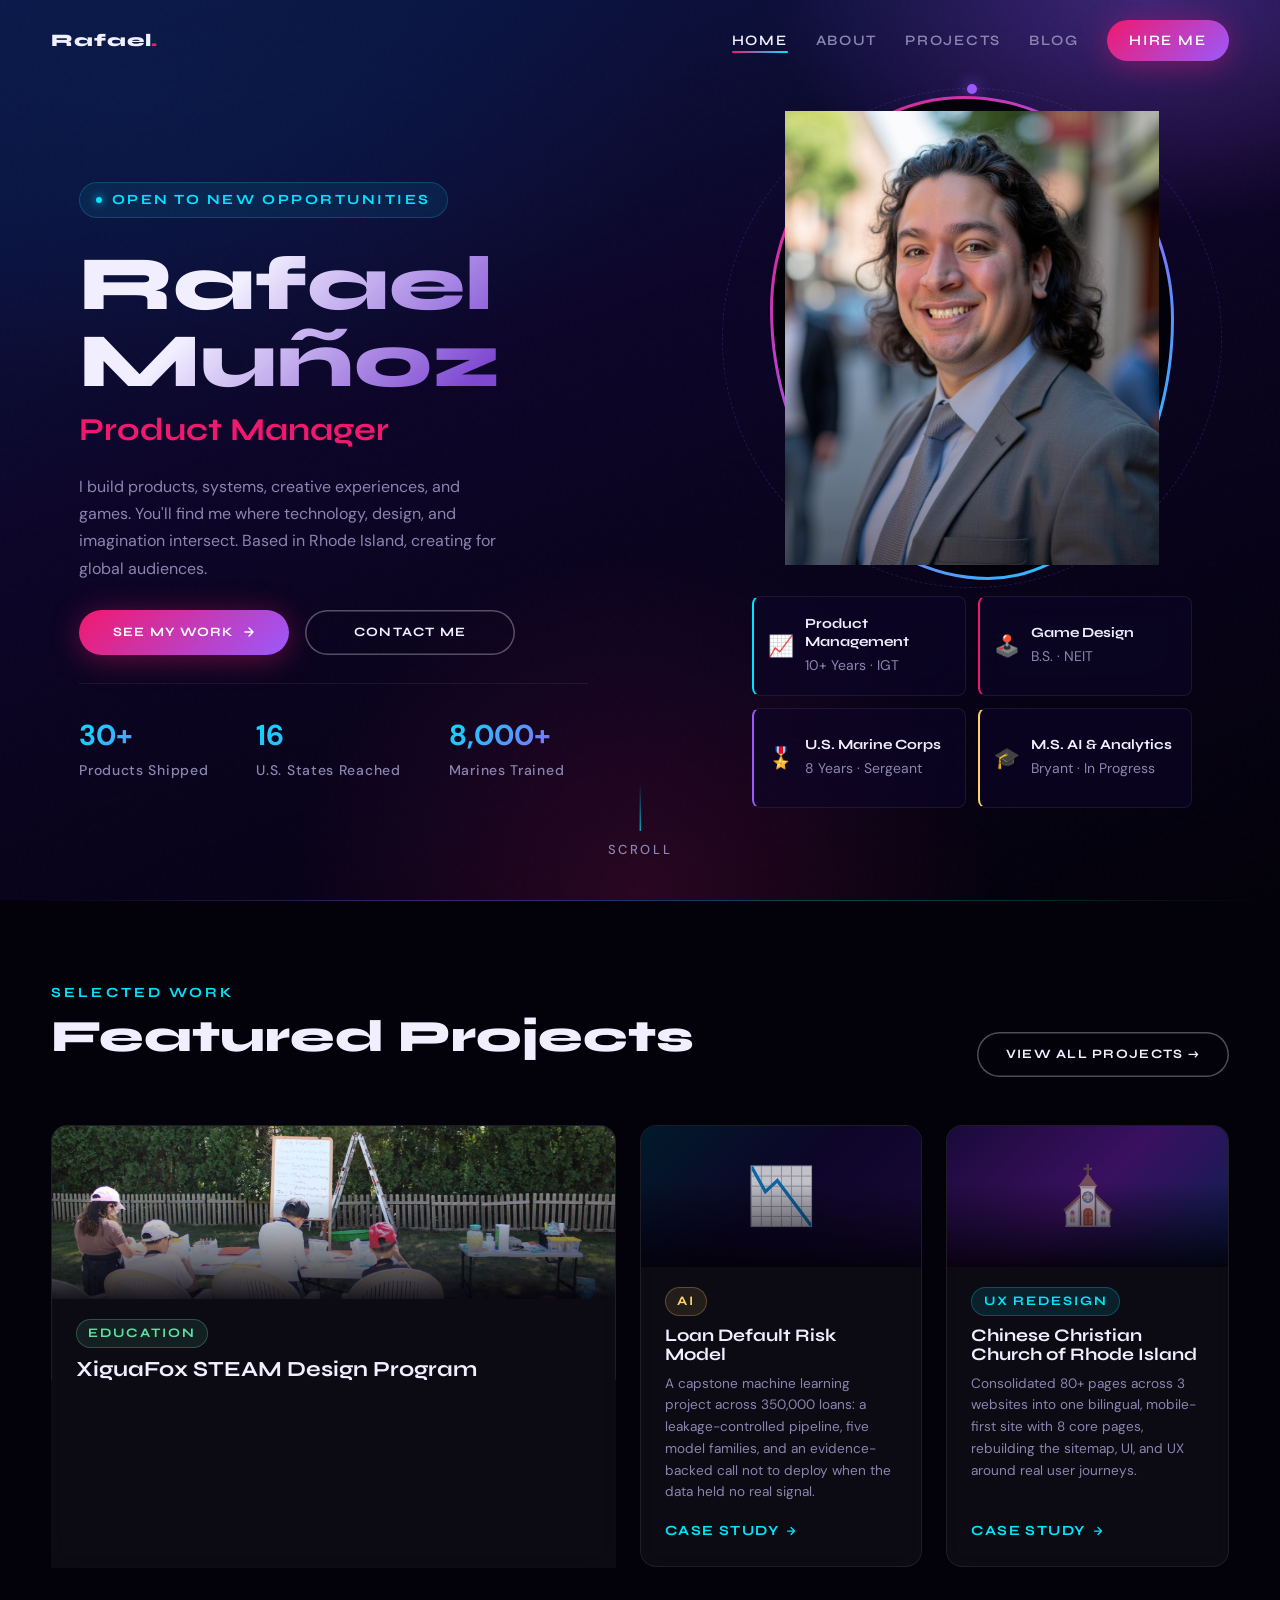
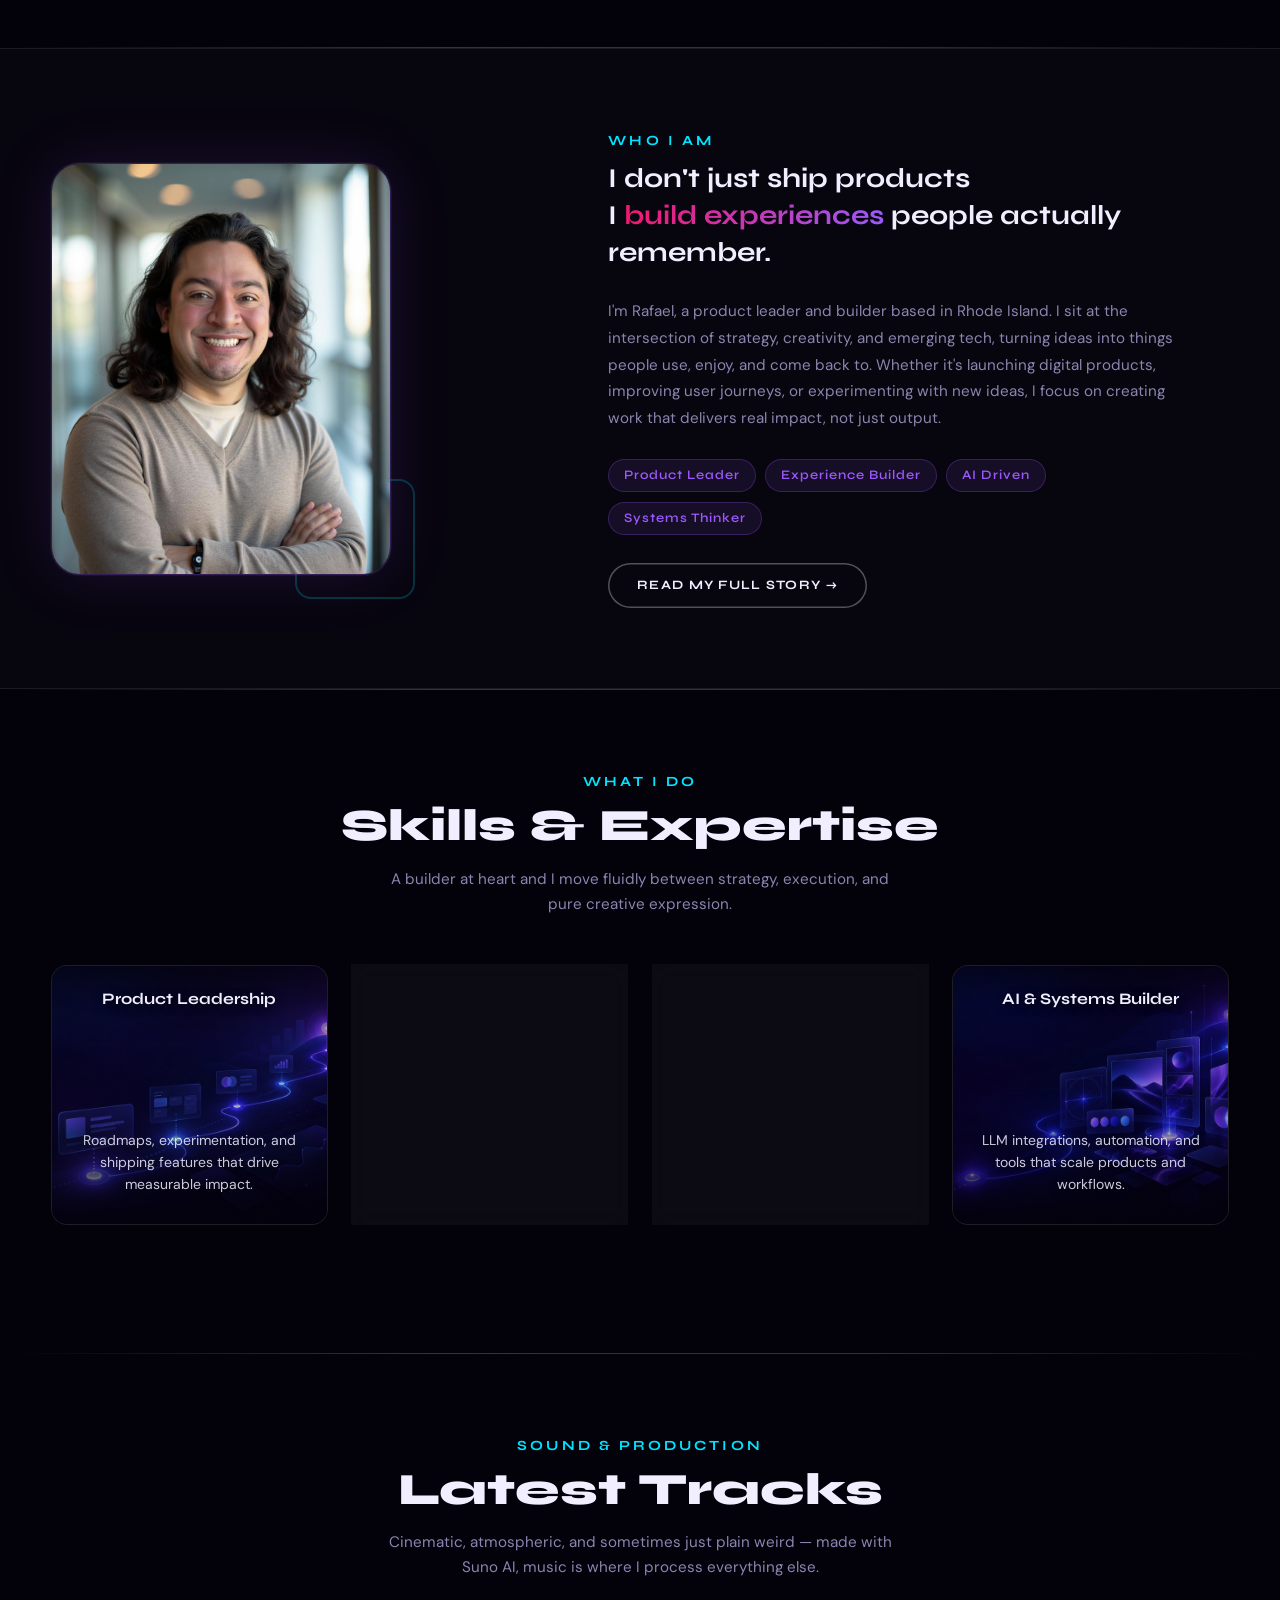
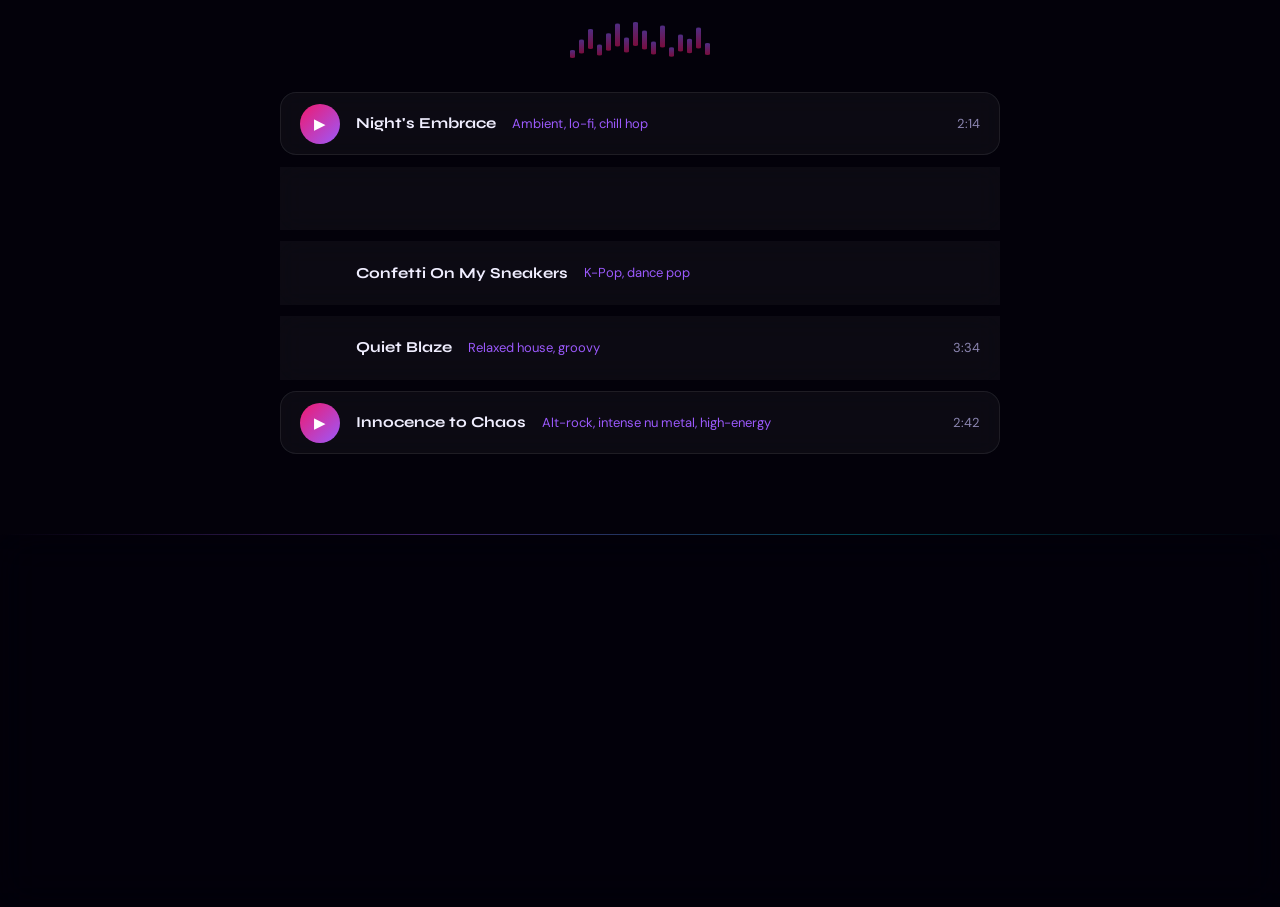
<file: index.html>
<!DOCTYPE html>
<html lang="en">
<head>
  <meta charset="UTF-8" />
  <meta name="viewport" content="width=device-width, initial-scale=1.0" />
  <title>Rafael L. Muñoz — Portfolio</title>
  <meta name="description" content="Product Manager, Game Developer, Creative Director & AI Builder." />

  <link rel="preconnect" href="https://fonts.googleapis.com" />
  <link rel="preconnect" href="https://fonts.gstatic.com" crossorigin />
  <link rel="stylesheet" href="styles.css?v=20261115" />

  <!-- Page-specific: scroll-cue animation (index only) -->
  <style>
    /* ── Scroll Cue ─────────────────────────────── */
    .scroll-cue {
      position: absolute;
      bottom: 2.5rem;
      left: 50%;
      transform: translateX(-50%);
      display: flex;
      flex-direction: column;
      align-items: center;
      gap: 0.5rem;
      text-decoration: none;
      z-index: 10;
      opacity: 0;
      animation: scrollCueFadeIn 1s ease 1.8s forwards;
    }
    .scroll-line {
      width: 1.5px;
      height: 48px;
      background: linear-gradient(to bottom, transparent, var(--accent-cyan));
      border-radius: 9999px;
      position: relative;
      overflow: hidden;
    }
    .scroll-line::after {
      content: '';
      position: absolute;
      top: -100%;
      left: 0;
      width: 100%;
      height: 50%;
      background: #fff;
      border-radius: 9999px;
      animation: scrollLineDrop 1.6s ease-in-out 2s infinite;
    }
    .scroll-label {
      font-size: 0.8125rem;
      letter-spacing: 0.2em;
      text-transform: uppercase;
      color: var(--text-muted);
      font-weight: 500;
    }
    .scroll-cue:hover .scroll-label { color: var(--accent-cyan); }

    @keyframes scrollLineDrop {
      0%   { top: -100%; opacity: 0; }
      20%  { opacity: 1; }
      80%  { opacity: 1; }
      100% { top: 110%; opacity: 0; }
    }
    @keyframes scrollCueFadeIn { to { opacity: 1; } }

    @media (prefers-reduced-motion: reduce) {
      .scroll-cue { animation: none; opacity: 1; }
      .scroll-line::after { animation: none; }
    }

    /* Hero needs position:relative so the absolute cue is anchored */
    #hero { position: relative; }

    /* ── Music section — real self-hosted tracks (made with Suno AI,
       not distributed anywhere else, so no Spotify/embed option).
       Wave bars only actually animate while a track is playing —
       driven by JS toggling .playing on .wave-bars, not a constant
       decorative loop. ── */
    .wave-bars {
      display: flex; align-items: flex-end; justify-content: center;
      gap: 4px; height: 60px; margin: 1.5rem auto 0;
    }
    .wave-bar {
      width: 5px; border-radius: 3px;
      background: linear-gradient(to top, var(--accent-pink), var(--accent-violet));
      animation: waveBounce 1.2s ease-in-out infinite;
      animation-play-state: paused;
      transform: scaleY(.4); opacity: .5;
    }
    .wave-bars.playing .wave-bar { animation-play-state: running; }
    .wave-bar:nth-child(odd) { animation-delay: .15s; }
    .wave-bar:nth-child(3n)  { animation-delay: .3s;  }
    .wave-bar:nth-child(4n)  { animation-delay: .45s; }
    @keyframes waveBounce {
      0%, 100% { transform: scaleY(.4); opacity: .5; }
      50%       { transform: scaleY(1);  opacity: 1;  }
    }
    @media (prefers-reduced-motion: reduce) {
      .wave-bar { animation: none !important; transform: scaleY(.6); opacity: .7; }
    }

    .track-list {
      max-width: 720px; margin: var(--sp-md) auto 0;
      display: flex; flex-direction: column; gap: .75rem;
      text-align: left;
    }
    .track-row {
      display: flex; align-items: center; gap: 1rem;
      background: var(--card-bg); border: 1px solid var(--card-border);
      border-radius: var(--radius-md); padding: .65rem 1.2rem;
      backdrop-filter: blur(12px); transition: all var(--transition);
    }
    .track-row:hover { border-color: rgba(155,89,252,.35); }
    .track-row.is-playing { border-color: var(--accent-pink); background: rgba(240,25,110,.06); }
    .track-play-btn {
      flex-shrink: 0; width: 40px; height: 40px; border-radius: 50%;
      border: none; cursor: pointer;
      background: linear-gradient(135deg, var(--accent-pink), var(--accent-violet));
      color: #fff; font-size: .95rem;
      display: flex; align-items: center; justify-content: center;
      transition: transform var(--transition);
    }
    .track-play-btn:hover { transform: scale(1.08); }
    /* One line on desktop: name, genre, timer left to right, using
       the horizontal room a card has instead of stacking vertically. */
    .track-info { flex: 1; min-width: 0; display: flex; align-items: center; gap: 1rem; }
    .track-name {
      font-family: var(--font-display); font-weight: 700; font-size: .95rem;
      color: var(--text-primary); white-space: nowrap; overflow: hidden; text-overflow: ellipsis;
      flex: 0 0 auto;
    }
    .track-genre {
      font-size: .8125rem; color: var(--accent-violet);
      white-space: nowrap; overflow: hidden; text-overflow: ellipsis;
      flex: 1 1 auto; min-width: 0;
    }
    .track-time {
      font-size: .8125rem; color: var(--text-muted);
      flex: 0 0 auto; white-space: nowrap;
    }
    /* Back to stacked lines once a single row genuinely can't fit
       name + genre + time legibly. */
    @media (max-width: 600px) {
      .track-row  { align-items: flex-start; padding: .9rem 1.2rem; }
      .track-info { flex-direction: column; align-items: flex-start; gap: .2rem; }
      .track-name, .track-genre { max-width: 100%; }
      .track-time { margin-top: .1rem; }
    }
  </style>
</head>
<body>

<!-- ── Shared nav injected by nav.js ── -->
<div id="site-nav"></div>


<!-- ============================================================
     HERO SECTION
     ============================================================ -->
<section id="hero">
  <div class="container" style="display:contents;">

    <!-- Content (left) -->
    <div class="hero-content container" style="max-width:560px; padding-left: clamp(1rem,4vw,4rem);">

      <!-- Eyebrow pill -->
      <div class="hero-eyebrow">
        <span>Open to New Opportunities</span>
      </div>

      <!-- Name -->
      <h1 class="hero-name display">Rafael<br>Muñoz</h1>

      <!-- Rotating tagline -->
      <p class="hero-tagline">
        <span class="rotating-text">Product Manager</span>
      </p>

      <!-- Description -->
      <p class="hero-desc">
        I build products, systems, creative experiences, and games. You'll find me where technology, design, and imagination intersect. Based in Rhode Island, creating for global audiences.
      </p>

      <!-- CTAs -->
      <div class="hero-ctas">
        <a href="projects.html" class="btn btn-primary">
          See My Work
          <svg width="14" height="14" viewBox="0 0 24 24" fill="none" stroke="currentColor" stroke-width="2.5" stroke-linecap="round" stroke-linejoin="round"><path d="M5 12h14M12 5l7 7-7 7"/></svg>
        </a>
        <a href="contact.html" class="btn btn-outline">Contact Me</a>
      </div>

      <!-- Stats -->
      <div class="hero-stats">
        <div class="stat-item">
          <div class="stat-number">30+</div>
          <div class="stat-label">Products Shipped</div>
        </div>
        <div class="stat-item">
          <div class="stat-number">16</div>
          <div class="stat-label">U.S. States Reached</div>
        </div>
        <div class="stat-item">
          <div class="stat-number">8,000+</div>
          <div class="stat-label">Marines Trained</div>
        </div>
      </div>

    </div>

    <!-- Scroll cue -->
    <a href="#projects" class="scroll-cue" aria-label="Scroll down to Featured Projects">
      <span class="scroll-line"></span>
      <span class="scroll-label">Scroll</span>
    </a>

    <!-- Visual (right) -->
    <div class="hero-visual">

      <div class="hero-photo-stack">
        <div class="hero-orbit"></div>
        <div class="hero-photo-wrapper">
          <div class="hero-photo-ring"></div>
          <div class="hero-photo">
            <img src="Rafael L Munoz.jpeg" alt="Rafael L. Muñoz" loading="eager" />
          </div>
        </div>
      </div>

      <!-- Credential pills -->
      <div class="hero-credentials">
        <div class="hero-cred-pill" style="--cred-accent: var(--accent-cyan);">
          <div class="hero-cred-icon">📈</div>
          <div>
            <div class="hero-cred-text">Product Management</div>
            <div class="hero-cred-sub">10+ Years · IGT</div>
          </div>
        </div>
        <div class="hero-cred-pill" style="--cred-accent: var(--accent-pink);">
          <div class="hero-cred-icon">🕹️</div>
          <div>
            <div class="hero-cred-text">Game Design</div>
            <div class="hero-cred-sub">B.S. · NEIT</div>
          </div>
        </div>
        <div class="hero-cred-pill" style="--cred-accent: var(--accent-violet);">
          <div class="hero-cred-icon">🎖️</div>
          <div>
            <div class="hero-cred-text">U.S. Marine Corps</div>
            <div class="hero-cred-sub">8 Years · Sergeant</div>
          </div>
        </div>
        <div class="hero-cred-pill" style="--cred-accent: var(--accent-gold);">
          <div class="hero-cred-icon">🎓</div>
          <div>
            <div class="hero-cred-text">M.S. AI &amp; Analytics</div>
            <div class="hero-cred-sub">Bryant · In Progress</div>
          </div>
        </div>
      </div>

    </div>

  </div>
</section>

<hr class="divider" />


<!-- ============================================================
     FEATURED PROJECTS
     ============================================================ -->
<section id="projects">
  <div class="container">

    <div class="projects-header">
      <div>
        <p class="section-label">Selected Work</p>
        <h2 class="section-title display" data-reveal>Featured Projects</h2>
      </div>
      <a href="projects.html" class="btn btn-outline" data-reveal data-delay="2">View All Projects →</a>
    </div>

    <!-- Hierarchy: one row — the primary (featured) card, with a real
         photo, is twice as wide as each medium card and the same height.
         To change which project leads, move the project-card--featured
         class + photo thumb to another card (keep it first). -->
    <div class="projects-grid projects-grid--featured">

      <article class="project-card project-card--featured card" data-reveal>
        <div class="project-thumb project-thumb--photo">
          <img src="steam-egg-drop-backyard.jpg" alt="Students working at an outdoor table during the first Egg Drop workshop, facing a whiteboard of key concepts" loading="lazy" width="1600" height="800" />
          <div class="project-thumb-overlay"></div>
        </div>
        <div class="project-body">
          <span class="project-tag tag-education">Education</span>
          <h3 class="project-title display">XiguaFox STEAM Design Program</h3>
          <p class="project-desc">Hands-on STEAM workshops where elementary and middle-school students learn, plan, build, test, improve, and reflect. Started as a backyard demo; now runs monthly at the Rhode Island Computer Museum.</p>
          <ul class="project-highlights" aria-label="Program highlights">
            <li>6-step design process</li><li>25 activities</li><li>8 learning categories</li>
          </ul>
          <a href="steam-design-program.html" class="project-arrow">
            Case Study
            <svg width="12" height="12" viewBox="0 0 24 24" fill="none" stroke="currentColor" stroke-width="2.5" stroke-linecap="round" stroke-linejoin="round"><path d="M5 12h14M12 5l7 7-7 7"/></svg>
          </a>
        </div>
      </article>

      <article class="project-card card" data-reveal data-delay="1">
        <div class="project-thumb" style="background: linear-gradient(135deg, #001a2a, #0d0528, #1a0a3a);">
          <span style="font-size:3.5rem; opacity:0.75;">📉</span>
          <div class="project-thumb-overlay"></div>
        </div>
        <div class="project-body">
          <span class="project-tag tag-ai">AI</span>
          <h3 class="project-title display">Loan Default Risk Model</h3>
          <p class="project-desc">A capstone machine learning project across 350,000 loans: a leakage-controlled pipeline, five model families, and an evidence-backed call not to deploy when the data held no real signal.</p>
          <a href="loan-default-risk-model.html" class="project-arrow">
            Case Study
            <svg width="12" height="12" viewBox="0 0 24 24" fill="none" stroke="currentColor" stroke-width="2.5" stroke-linecap="round" stroke-linejoin="round"><path d="M5 12h14M12 5l7 7-7 7"/></svg>
          </a>
        </div>
      </article>

      <article class="project-card card" data-reveal data-delay="2">
        <div class="project-thumb" style="background: linear-gradient(135deg, #1a0a3a, #3a1060, #0a2050);">
          <span style="font-size:3.5rem; opacity:0.75;">⛪</span>
          <div class="project-thumb-overlay"></div>
        </div>
        <div class="project-body">
          <span class="project-tag tag-apps">UX Redesign</span>
          <h3 class="project-title display">Chinese Christian Church of Rhode Island</h3>
          <p class="project-desc">Consolidated 80+ pages across 3 websites into one bilingual, mobile-first site with 8 core pages, rebuilding the sitemap, UI, and UX around real user journeys.</p>
          <a href="cccri.html" class="project-arrow">
            Case Study
            <svg width="12" height="12" viewBox="0 0 24 24" fill="none" stroke="currentColor" stroke-width="2.5" stroke-linecap="round" stroke-linejoin="round"><path d="M5 12h14M12 5l7 7-7 7"/></svg>
          </a>
        </div>
      </article>

    </div>
  </div>
</section>

<hr class="divider" />


<!-- ============================================================
     ABOUT PREVIEW
     ============================================================ -->
<section id="about-preview">
  <div class="container">
    <div class="about-grid">

      <div class="about-photo-frame" data-reveal="left">
        <div class="about-photo-inner">
          <img src="Rlm.jpeg" alt="Rafael L. Muñoz" loading="lazy" />
        </div>
        <div class="about-photo-deco"></div>
      </div>

      <div class="about-content" data-reveal="right">
        <p class="section-label">Who I Am</p>
        <h2 class="about-quote display">
          I don't just ship products <br>
          I <em>build experiences</em> people actually remember.
        </h2>
        <p class="about-body">
          I'm Rafael, a product leader and builder based in Rhode Island. I sit at the intersection of strategy, creativity, and emerging tech, turning ideas into things people use, enjoy, and come back to. Whether it's launching digital products, improving user journeys, or experimenting with new ideas, I focus on creating work that delivers real impact, not just output.
        </p>
        <div class="about-chips">
          <span class="chip">Product Leader</span>
          <span class="chip">Experience Builder</span>
          <span class="chip">AI Driven</span>
          <span class="chip">Systems Thinker</span>
        </div>
        <a href="about.html" class="btn btn-outline">Read My Full Story →</a>
      </div>

    </div>
  </div>
</section>

<hr class="divider" />


<!-- ============================================================
     SKILLS / AREAS
     ============================================================ -->
<section id="skills">
  <div class="container">

    <div class="skills-header" data-reveal>
      <p class="section-label">What I Do</p>
      <h2 class="section-title display">Skills &amp; Expertise</h2>
      <p style="color:var(--text-muted); max-width:520px; margin:0 auto; font-size:0.95rem;">
        A builder at heart and I move fluidly between strategy, execution, and pure creative expression.
      </p>
    </div>

    <div class="skills-grid">

      <div class="skill-card card" style="--skill-accent: var(--accent-cyan);" data-reveal data-delay="1">
        <img class="skill-card-img" src="skill-product-leadership.jpg" alt="" loading="lazy" />
        <div class="skill-card-overlay"></div>
        <div class="skill-card-top">
          <h3 class="skill-title display">Product Leadership</h3>
        </div>
        <div class="skill-card-bottom">
          <p class="skill-desc">Roadmaps, experimentation, and shipping features that drive measurable impact.</p>
        </div>
      </div>

      <div class="skill-card card" style="--skill-accent: var(--accent-pink);" data-reveal data-delay="2">
        <img class="skill-card-img" src="skill-game-experience.jpg" alt="" loading="lazy" />
        <div class="skill-card-overlay"></div>
        <div class="skill-card-top">
          <h3 class="skill-title display">Game & Experience Development</h3>
        </div>
        <div class="skill-card-bottom">
          <p class="skill-desc">From concept to launch. Building interactive systems, gameplay, and digital experiences.</p>
        </div>
      </div>

      <div class="skill-card card" style="--skill-accent: var(--accent-violet);" data-reveal data-delay="3">
        <img class="skill-card-img" src="skill-creative-director.jpg" alt="" loading="lazy" />
        <div class="skill-card-overlay"></div>
        <div class="skill-card-top">
          <h3 class="skill-title display">Creative Director</h3>
        </div>
        <div class="skill-card-bottom">
          <p class="skill-desc">Branding, visual identity, and storytelling that create memorable impressions.</p>
        </div>
      </div>

      <div class="skill-card card" style="--skill-accent: var(--accent-gold);" data-reveal data-delay="4">
        <img class="skill-card-img" src="skill-ai-systems.jpg" alt="" loading="lazy" />
        <div class="skill-card-overlay"></div>
        <div class="skill-card-top">
          <h3 class="skill-title display">AI &amp; Systems Builder</h3>
        </div>
        <div class="skill-card-bottom">
          <p class="skill-desc">LLM integrations, automation, and tools that scale products and workflows.</p>
        </div>
      </div>

    </div>

  </div>
</section>

<hr class="divider" />


<!-- ============================================================
     MUSIC — real self-hosted tracks made with Suno AI. Not on
     Spotify/streaming anywhere else, so a native player is the only
     option — plain <audio> per track, one shared "only one plays at
     a time" controller below. Wave bars only animate while
     something is actually playing.
     ============================================================ -->
<section id="music">
  <div class="container" style="text-align:center;">
    <p class="section-label" data-reveal>Sound & Production</p>
    <h2 class="section-title display" data-reveal>Latest Tracks</h2>
    <p style="color:var(--text-muted); max-width:520px; margin:0 auto; font-size:0.95rem;" data-reveal data-delay="1">
      Cinematic, atmospheric, and sometimes just plain weird — made with Suno AI, music is where I process everything else.
    </p>
    <div class="wave-bars" id="wave-bars" data-reveal data-delay="2">
      <div class="wave-bar" style="height:20px"></div><div class="wave-bar" style="height:35px"></div>
      <div class="wave-bar" style="height:50px"></div><div class="wave-bar" style="height:28px"></div>
      <div class="wave-bar" style="height:44px"></div><div class="wave-bar" style="height:58px"></div>
      <div class="wave-bar" style="height:38px"></div><div class="wave-bar" style="height:60px"></div>
      <div class="wave-bar" style="height:48px"></div><div class="wave-bar" style="height:32px"></div>
      <div class="wave-bar" style="height:55px"></div><div class="wave-bar" style="height:24px"></div>
      <div class="wave-bar" style="height:42px"></div><div class="wave-bar" style="height:36px"></div>
      <div class="wave-bar" style="height:52px"></div><div class="wave-bar" style="height:30px"></div>
    </div>

    <div class="track-list" data-reveal data-delay="3">
      <div class="track-row" data-src="track-nights-embrace.mp3">
        <button class="track-play-btn" aria-label="Play Night's Embrace">▶</button>
        <div class="track-info">
          <div class="track-name">Night's Embrace</div>
          <div class="track-genre">Ambient, lo-fi, chill hop</div>
          <div class="track-time">--:--</div>
        </div>
      </div>
      <div class="track-row" data-src="track-in-this-love-we-find.mp3">
        <button class="track-play-btn" aria-label="Play In This Love We Find">▶</button>
        <div class="track-info">
          <div class="track-name">In This Love We Find</div>
          <div class="track-genre">Pop, soothing, sentimental</div>
          <div class="track-time">--:--</div>
        </div>
      </div>
      <div class="track-row" data-src="track-confetti-on-my-sneakers.mp3">
        <button class="track-play-btn" aria-label="Play Confetti On My Sneakers">▶</button>
        <div class="track-info">
          <div class="track-name">Confetti On My Sneakers</div>
          <div class="track-genre">K-Pop, dance pop</div>
          <div class="track-time">--:--</div>
        </div>
      </div>
      <div class="track-row" data-src="track-quiet-blaze.mp3">
        <button class="track-play-btn" aria-label="Play Quiet Blaze">▶</button>
        <div class="track-info">
          <div class="track-name">Quiet Blaze</div>
          <div class="track-genre">Relaxed house, groovy</div>
          <div class="track-time">--:--</div>
        </div>
      </div>
      <div class="track-row" data-src="track-innocence-to-chaos.mp3">
        <button class="track-play-btn" aria-label="Play Innocence to Chaos">▶</button>
        <div class="track-info">
          <div class="track-name">Innocence to Chaos</div>
          <div class="track-genre">Alt-rock, intense nu metal, high-energy</div>
          <div class="track-time">--:--</div>
        </div>
      </div>
    </div>
  </div>
</section>

<hr class="divider" />


<!-- ── Shared footer injected by nav.js ── -->
<div id="site-footer"></div>


<script src="nav.js?v=20261115"></script>
<script>
  /* ── Music player — one <audio preload="metadata"> per row so each
     track's real length shows immediately on load (it's static, no
     reason to wait for a play click to reveal it) without downloading
     the full ~19.6MB across all 5 files. Only one track plays at a
     time: starting one pauses whichever other one was going. ── */
  const waveBars = document.getElementById('wave-bars');

  function formatTime(sec) {
    if (!isFinite(sec)) return '--:--';
    const m = Math.floor(sec / 60);
    const s = Math.floor(sec % 60).toString().padStart(2, '0');
    return `${m}:${s}`;
  }

  function anyPlaying(players) { return players.some(p => !p.audio.paused); }

  const players = [...document.querySelectorAll('.track-row')].map(row => {
    const audio  = new Audio(row.dataset.src);
    audio.preload = 'metadata';
    const btn    = row.querySelector('.track-play-btn');
    const timeEl = row.querySelector('.track-time');
    return { row, audio, btn, timeEl };
  });

  players.forEach(p => {
    p.audio.addEventListener('loadedmetadata', () => {
      p.timeEl.textContent = formatTime(p.audio.duration);
    });
    p.audio.addEventListener('play', () => {
      players.forEach(other => { if (other !== p) other.audio.pause(); });
      p.row.classList.add('is-playing');
      p.btn.textContent = '⏸';
      waveBars.classList.add('playing');
    });
    p.audio.addEventListener('pause', () => {
      p.row.classList.remove('is-playing');
      p.btn.textContent = '▶';
      p.timeEl.textContent = formatTime(p.audio.duration);
      if (!anyPlaying(players)) waveBars.classList.remove('playing');
    });
    p.audio.addEventListener('ended', () => {
      p.timeEl.textContent = formatTime(p.audio.duration);
    });
    p.audio.addEventListener('timeupdate', () => {
      if (p.audio.paused) return;
      p.timeEl.textContent = `${formatTime(p.audio.currentTime)} / ${formatTime(p.audio.duration)}`;
    });
    p.btn.addEventListener('click', () => {
      if (p.audio.paused) {
        p.audio.play().catch(() => {
          // Autoplay/decoding can be blocked by the browser; fail quietly
          // rather than leave the button stuck on a stale "playing" state.
          p.row.classList.remove('is-playing');
          p.btn.textContent = '▶';
        });
      } else {
        p.audio.pause();
      }
    });
  });
</script>
</body>
</html>
</file>
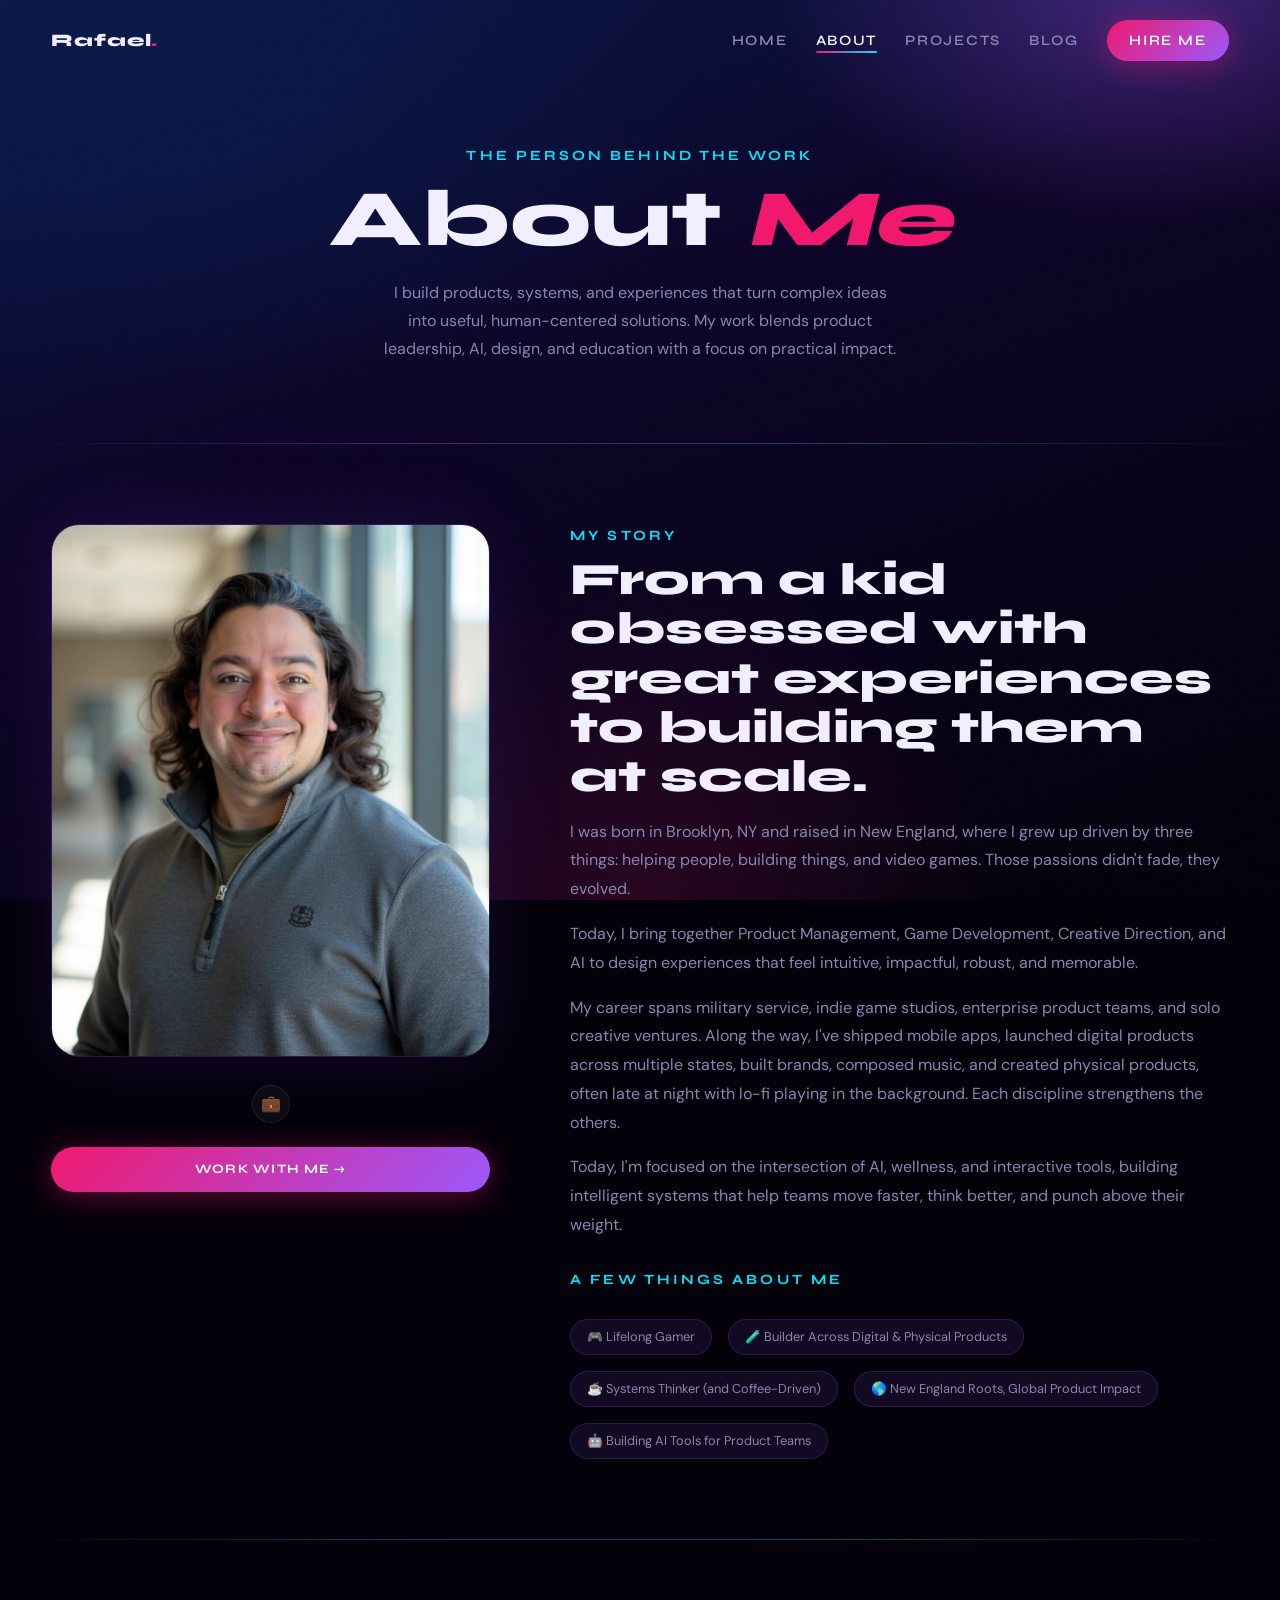
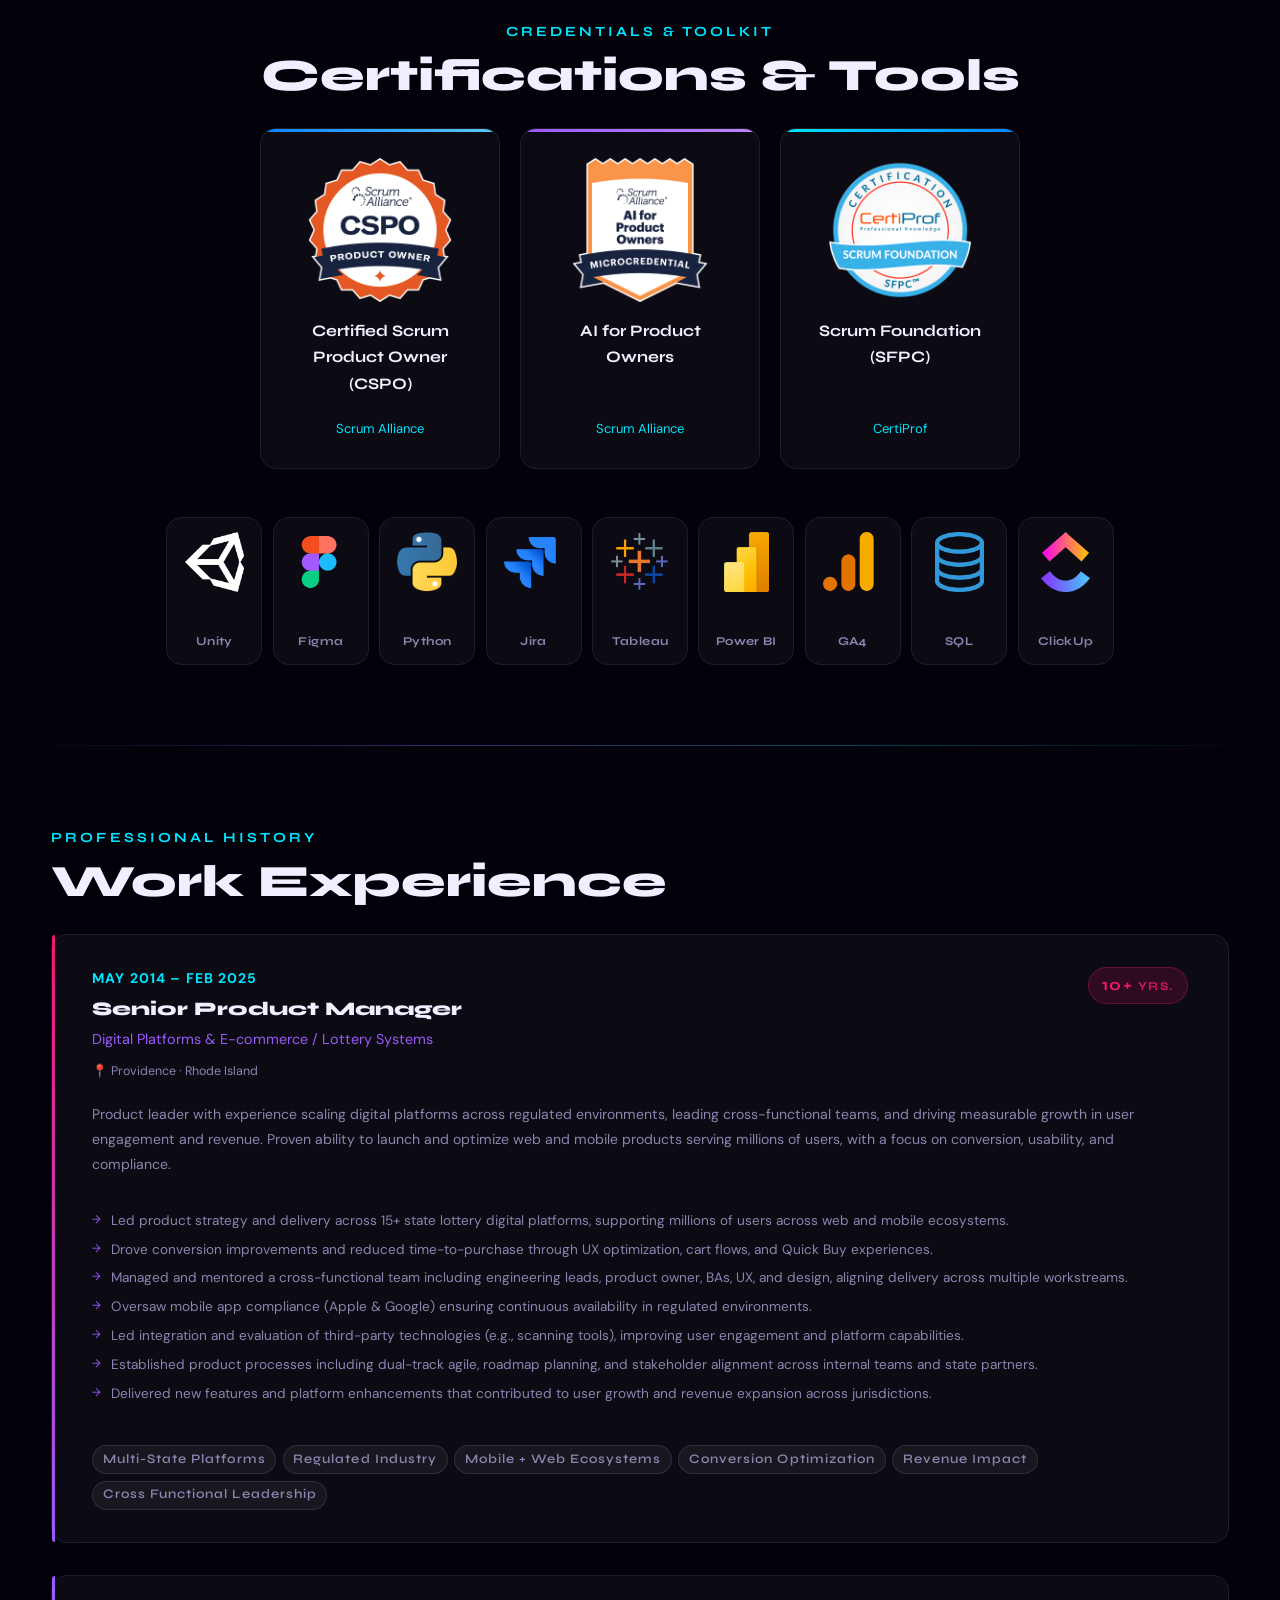
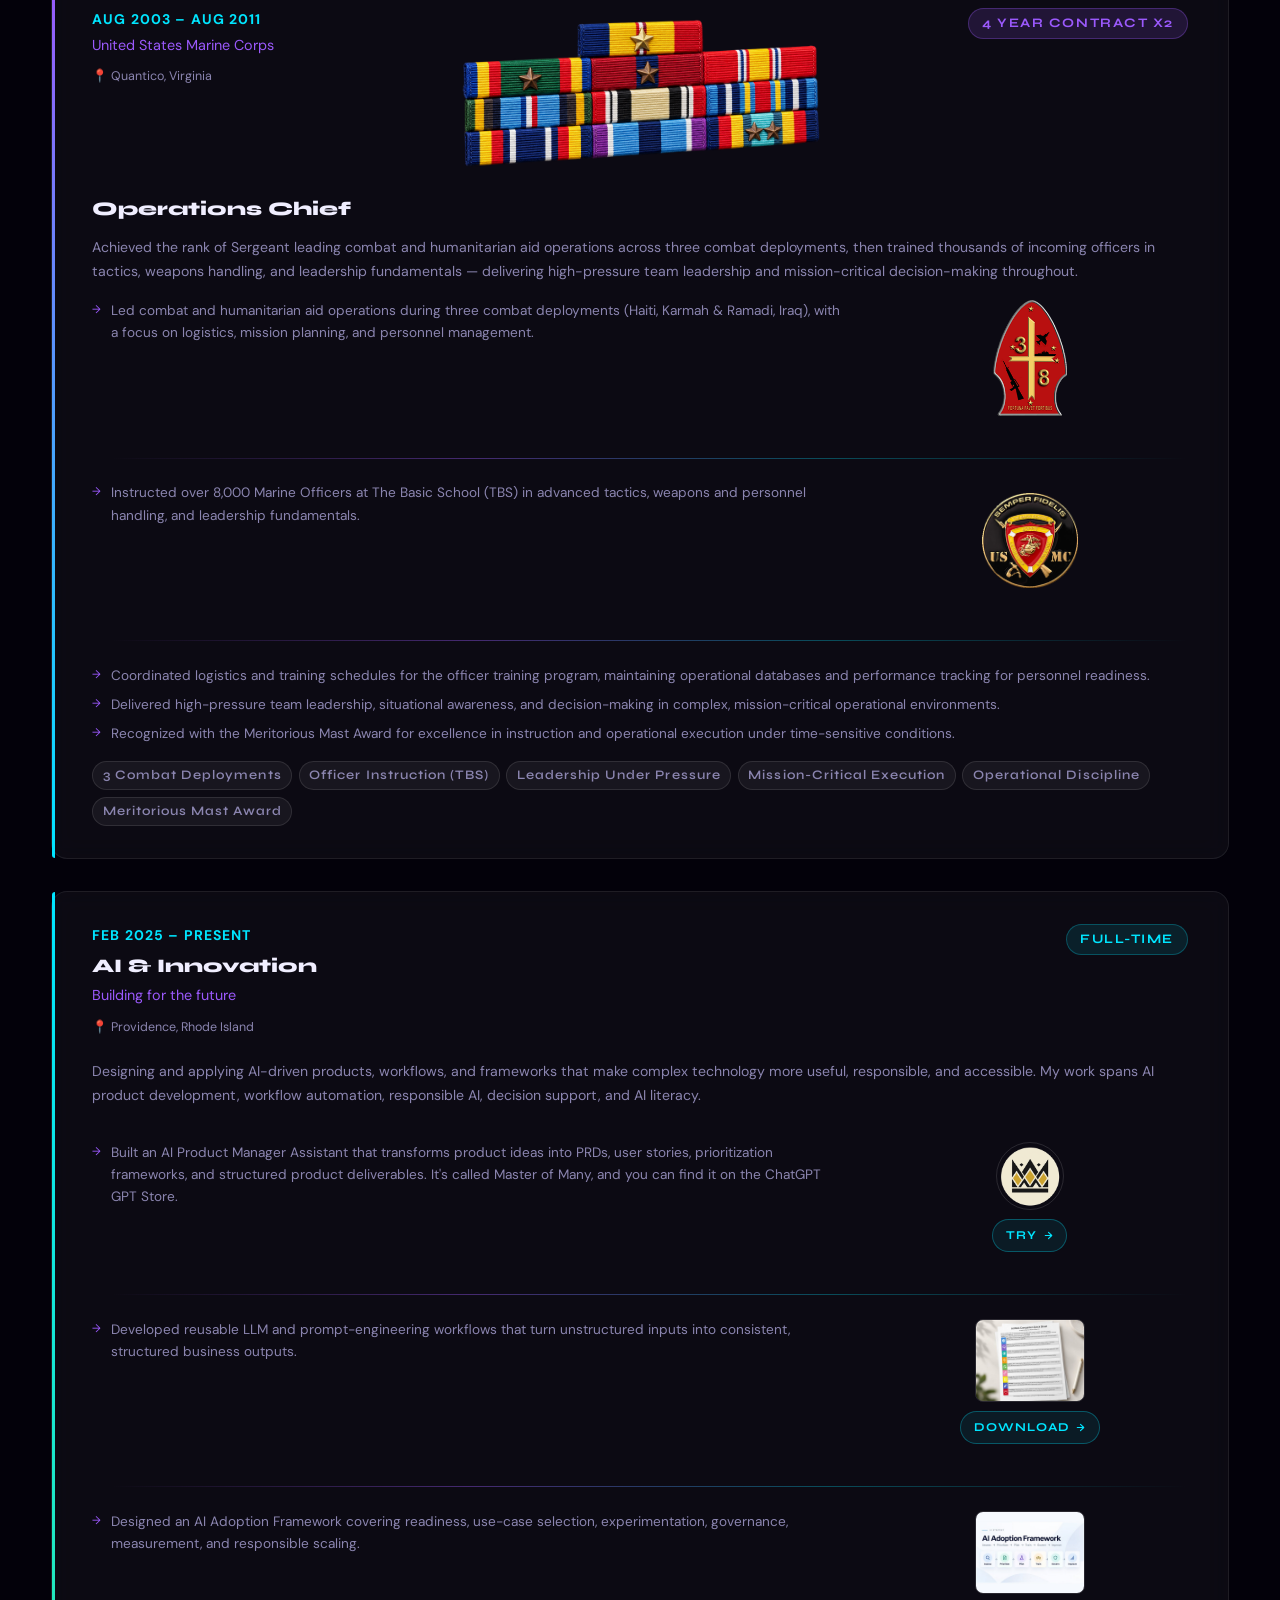
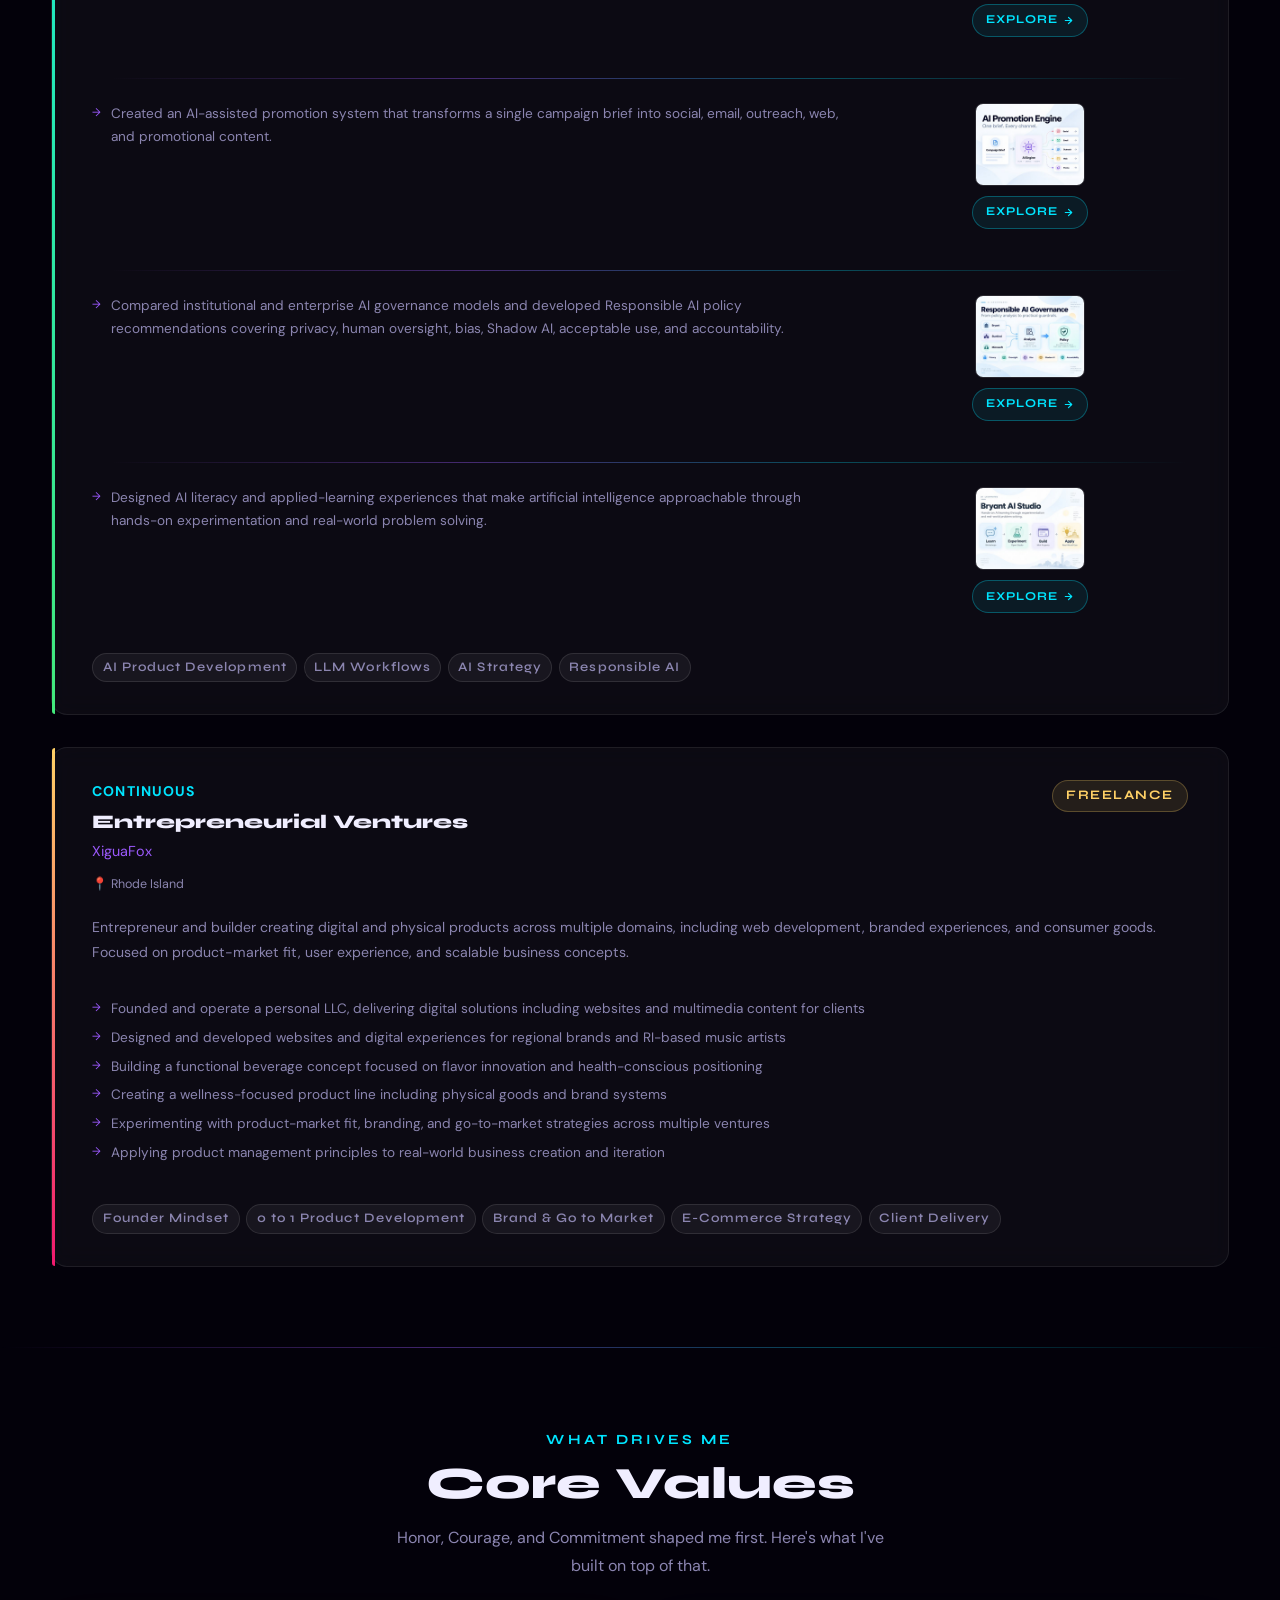
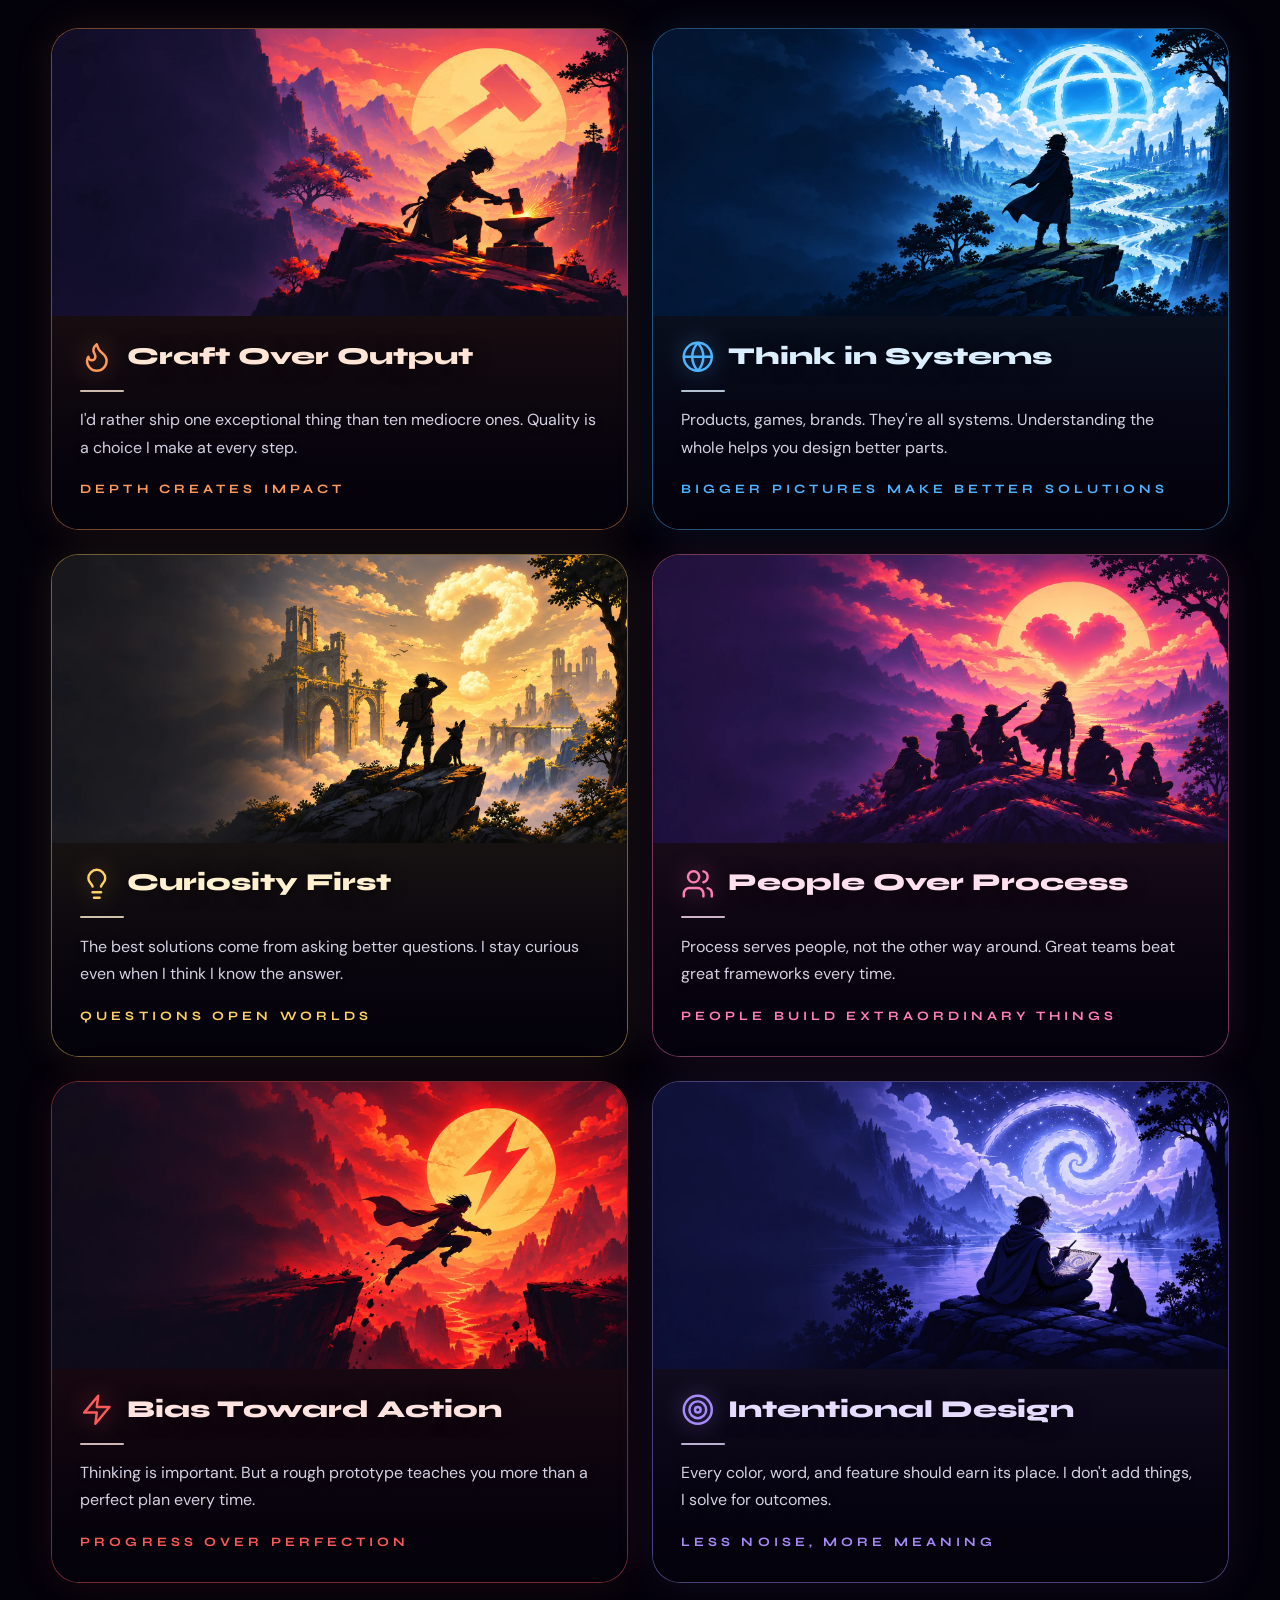
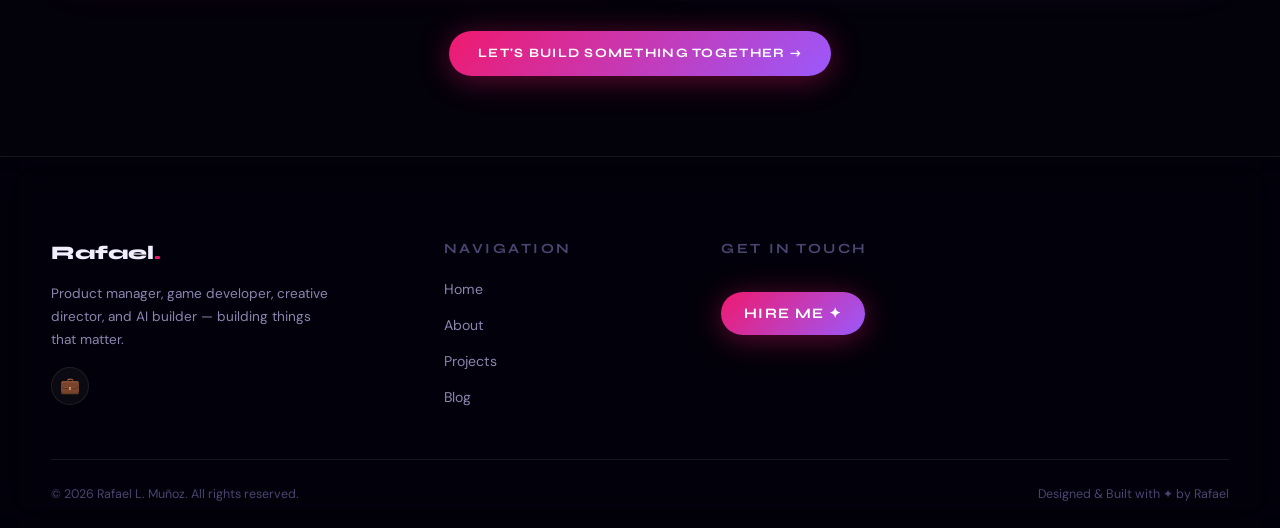
<file: about.html>
<!DOCTYPE html>
<html lang="en">
<head>
  <meta charset="UTF-8" />
  <meta name="viewport" content="width=device-width, initial-scale=1.0" />
  <title>About — Rafael L. Muñoz</title>
  <link rel="preconnect" href="https://fonts.googleapis.com" />
  <link rel="preconnect" href="https://fonts.gstatic.com" crossorigin />
  <link rel="stylesheet" href="styles.css?v=20261115" />
  <style>
    /* ── Bio layout ───────────────────────────────────────── */
    .bio-grid {
      display: grid;
      grid-template-columns: 1fr 1.5fr;
      gap: var(--sp-xl);
      align-items: start;
    }
    .bio-sticky { position: sticky; top: 100px; }
    .bio-photo {
      border-radius: var(--radius-lg);
      overflow: hidden;
      border: 1px solid rgba(155,89,252,0.25);
      box-shadow: 0 0 80px rgba(155,89,252,0.12);
      margin-bottom: var(--sp-md);
    }
    .bio-photo img { width: 100%; object-fit: cover; display: block; }
    .bio-social { display: flex; gap: .8rem; justify-content: center; flex-wrap: wrap; }

    /* ── Core Values — illustrated cards ─────────────────────
       Two columns on desktop (halves the scrolling vs. full-width
       banners), one column at ≤900px. Each card: illustration on top,
       real HTML text below — text is never baked into the image, so
       it stays readable on phones and to screen readers. Each card
       sets its own --value-accent (border, icon, tagline) and
       --value-title. ── */
    .values-list {
      display: grid;
      grid-template-columns: repeat(2, minmax(0, 1fr));
      gap: 1.5rem;
      margin-top: var(--sp-lg);
    }
    .value-card {
      --value-accent: var(--accent-cyan);
      --value-title: var(--text-primary);
      position: relative;
      display: flex;
      flex-direction: column;
      overflow: hidden;
      border-radius: var(--radius-lg);
      border: 1px solid color-mix(in srgb, var(--value-accent) 45%, transparent);
      background: var(--bg-deep);
      box-shadow: 0 0 40px color-mix(in srgb, var(--value-accent) 10%, transparent);
      /* opacity + transform keep the shared data-reveal fade-in working
         (this rule would otherwise replace its transition). */
      transition: opacity .7s var(--ease), transform .7s var(--ease),
                  border-color var(--transition), box-shadow var(--transition);
    }
    .value-card:hover {
      transform: translateY(-4px);
      border-color: color-mix(in srgb, var(--value-accent) 80%, transparent);
      box-shadow: 0 20px 60px rgba(0,0,0,.45), 0 0 50px color-mix(in srgb, var(--value-accent) 18%, transparent);
    }
    /* Whole illustration at its native 2:1 shape. */
    .value-art {
      display: block;
      width: 100%;
      height: auto;
      aspect-ratio: 2 / 1;
      object-fit: cover;
      transition: transform .8s var(--ease);
    }
    .value-card:hover .value-art { transform: scale(1.03); }
    /* Text panel — fills the rest of the card so cards in the same
       row end at the same height. Icon sits beside the title (grid
       row 1); everything else spans the full width below it. */
    .value-content {
      position: relative;
      z-index: 1;
      flex: 1;
      display: grid;
      grid-template-columns: auto 1fr;
      column-gap: .85rem;
      align-items: center;
      align-content: start;
      padding: 1.5rem 1.75rem 1.75rem;
      background: linear-gradient(180deg,
        color-mix(in srgb, var(--value-accent) 8%, var(--bg-deep)) 0%, var(--bg-deep) 100%);
    }
    .value-content > :not(.value-icon):not(.value-title) { grid-column: 1 / -1; }
    .value-icon {
      display: block;
      width: 2.1rem;
      height: 2.1rem;
      color: var(--value-accent);
      filter: drop-shadow(0 0 12px color-mix(in srgb, var(--value-accent) 45%, transparent));
    }
    .value-icon svg { width: 100%; height: 100%; display: block; }
    .value-title {
      font-family: var(--font-display);
      /* Syne is a very wide face — sized so every title stays on one
         line at half width on desktop. */
      font-size: clamp(1.2rem, 1.9vw, 1.6rem);
      font-weight: 800;
      line-height: 1.1;
      color: var(--value-title);
      text-shadow: 0 2px 18px rgba(0,0,0,.5);
    }
    .value-rule {
      display: block;
      width: 44px;
      height: 2px;
      border-radius: 2px;
      background: var(--value-title);
      opacity: .8;
      margin: 1rem 0 .9rem;
    }
    .value-desc {
      font-size: 1rem;
      line-height: 1.7;
      color: var(--text-primary);
      opacity: .88;
      text-shadow: 0 1px 10px rgba(0,0,0,.6);
    }
    .value-tagline {
      margin-top: 1.1rem;
      font-family: var(--font-display);
      font-size: .8rem;
      font-weight: 700;
      letter-spacing: .32em;
      text-transform: uppercase;
      line-height: 1.8;
      color: var(--value-accent);
    }

    /* Per-card color themes, matched to each illustration */
    .value-card--systems     { --value-accent: #4fb3ff; --value-title: #dcefff; }
    .value-card--intentional { --value-accent: #a78bfa; --value-title: #e6dcff; }
    .value-card--curiosity   { --value-accent: #ffd166; --value-title: #fff1cf; }
    .value-card--people      { --value-accent: #ff7eb6; --value-title: #ffe0ef; }
    .value-card--action      { --value-accent: #ff5a5a; --value-title: #ffe3e0; }
    .value-card--craft       { --value-accent: #ff9a5c; --value-title: #ffe6d6; }

    /* Tablet: one card per row. */
    @media (max-width: 900px) {
      .values-list { grid-template-columns: 1fr; }
      .value-title { font-size: 1.5rem; }
    }
    /* Phone: taller crop that zooms toward the subject on the right
       (the empty left side of the art isn't needed when text is below). */
    @media (max-width: 600px) {
      .value-art { aspect-ratio: 4 / 3; object-position: 72% 40%; }
      .value-content { padding: 1.3rem 1.3rem 1.6rem; }
      .value-title { font-size: 1.3rem; }
      .value-tagline { letter-spacing: .24em; }
    }
    @media (prefers-reduced-motion: reduce) {
      .value-art, .value-card { transition: none; }
      .value-card:hover, .value-card:hover .value-art { transform: none; }
    }

    /* ── Fun facts ───────────────────────────────────────── */
    .facts-row { display: flex; gap: 1rem; flex-wrap: wrap; margin-top: var(--sp-md); }
    .fact-pill {
      display: inline-flex; align-items: center; gap: .5rem;
      background: rgba(155,89,252,0.1); border: 1px solid rgba(155,89,252,0.2);
      border-radius: var(--radius-xl); padding: .4rem 1rem;
      font-size: .8rem; color: var(--text-muted); transition: all var(--transition);
    }
    .fact-pill:hover { background: rgba(155,89,252,0.2); color: var(--text-primary); transform: translateY(-2px); }

    /* ── Experience cards ────────────────────────────────── */
    .exp-list { display: flex; flex-direction: column; gap: 2rem; }
    .exp-card {
      background: var(--card-bg); border: 1px solid var(--card-border);
      border-radius: var(--radius-md); padding: 2rem 2.5rem;
      backdrop-filter: blur(12px); transition: all var(--transition);
      display: grid; grid-template-columns: 1fr; gap: 1rem;
      position: relative;
    }
    .exp-card::before {
      content: '';
      position: absolute; left: 0; top: 0; bottom: 0; width: 3px;
      background: var(--exp-accent, linear-gradient(to bottom, var(--accent-violet), var(--accent-cyan)));
      border-radius: 3px 0 0 3px;
    }
    .exp-card:hover { transform: translateX(8px); border-color: rgba(155,89,252,.35); box-shadow: 0 16px 50px rgba(0,0,0,.4); }
    /* Operations Chief card only: period/company/location, the ribbon
       rack photo, and the term pill sit in one 3-column row (all top-
       aligned) so the ribbon image nests tightly between the two text
       corners instead of floating in its own full-width row with empty
       space around it. Role/desc/bullets/tags follow below, full width. */
    .exp-meta-top {
      grid-column: 1 / -1;
      display: grid; grid-template-columns: 1fr auto 1fr;
      align-items: flex-start; gap: 1.5rem;
    }
    .exp-meta-top .exp-meta-left { gap: .2rem; }
    .exp-meta-top .exp-military-image {
      display: flex; justify-content: center;
    }
    .exp-meta-top .exp-military-image img { max-width: 380px; width: 100%; height: auto; }
    .exp-meta-top .exp-type { justify-self: end; }
    .exp-meta-bottom { grid-column: 1 / -1; }
    .exp-meta-left { display: flex; flex-direction: column; gap: .3rem; }
    .exp-period {
      font-family: var(--font-body); font-size: .875rem; font-weight: 700;
      letter-spacing: .08em; text-transform: uppercase; color: var(--accent-cyan);
    }
    .exp-role    { font-family: var(--font-display); font-size: 1.2rem; font-weight: 800; margin: .2rem 0; }
    .exp-company { font-size: .9rem; color: var(--accent-violet); margin-bottom: .3rem; }
    .exp-location{ font-size: .78rem; color: var(--text-muted); }
    /* Absolutely positioned (not a grid column) so the meta/desc/bullet
       text below it can use the card's FULL width instead of a 2nd
       "auto" column permanently reserving space for this pill down the
       entire height of the card. */
    .exp-type {
      font-family: var(--font-display); font-size: .8125rem; font-weight: 700;
      letter-spacing: .12em; text-transform: uppercase; padding: .25rem .8rem;
      border-radius: var(--radius-xl); white-space: nowrap; height: fit-content;
      position: absolute; top: 2rem; right: 2.5rem;
    }
    /* Operations Chief's pill stays a normal grid item inside its own
       3-column header row, not plucked out to the card's corner. */
    .exp-meta-top .exp-type { position: static; }
    /* Tenure pill: make the number read as the headline, the unit as a
       caption — absolute sizes (not em) so the unit never drops below
       the site's 12px floor regardless of the pill's own base size. */
    .exp-type-num  { font-size: 1rem; }
    .exp-type-unit { font-size: .75rem; opacity: .85; }
    .exp-desc    { font-size: .88rem; color: var(--text-muted); line-height: 1.75; margin: 1rem 0; }
    .exp-bullets { margin: .8rem 0; }
    .exp-bullets li {
      font-size: .85rem; color: var(--text-muted); line-height: 1.65;
      padding-left: 1.2rem; position: relative; margin-bottom: .4rem;
    }
    .exp-bullets li::before { content: '→'; position: absolute; left: 0; color: var(--accent-violet); font-size: .7rem; }
    /* Inline visual proof-point under a bullet — logo + a "try it" link,
       for breaking up long text-only lists with something tangible. */
    .bullet-promo {
      display: flex; align-items: center; gap: .6rem;
      margin: .6rem 0 .2rem;
    }
    .bullet-promo-logo {
      width: 68px; height: 68px; border-radius: 50%;
      object-fit: cover; flex-shrink: 0;
      border: 1px solid rgba(255,255,255,.12);
    }
    /* Rectangular document/resource preview, vs. the circular app logo above. */
    .bullet-promo-thumb {
      width: 110px; height: auto; border-radius: var(--radius-sm, 8px);
      object-fit: cover; flex-shrink: 0;
      border: 1px solid rgba(255,255,255,.12);
    }
    /* Emblem/badge shapes (shield outlines, coin medallions) — contain,
       not cover, so the silhouette is never cropped; the transparent
       PNG background blends straight into the card behind it. */
    .bullet-promo-badge {
      width: 96px; height: 116px; object-fit: contain; flex-shrink: 0;
    }
    .bullet-promo-link {
      display: inline-flex; align-items: center; gap: .35rem;
      font-family: var(--font-display); font-size: .75rem; font-weight: 700;
      letter-spacing: .08em; text-transform: uppercase; color: var(--accent-cyan);
      padding: .35rem .8rem; border-radius: var(--radius-xl);
      border: 1px solid rgba(0,229,255,.3); background: rgba(0,229,255,.08);
      transition: all var(--transition);
    }
    .bullet-promo-link:hover { background: rgba(0,229,255,.18); gap: .55rem; border-color: rgba(0,229,255,.5); }
    .bullet-promo-link svg { width: 11px; height: 11px; flex-shrink: 0; }
    /* Same fading gradient line used between the page-hero and the next
       section — reused here to close out a visual bullet before the
       next plain one starts. */
    .bullet-divider {
      height: 1px; border: none; margin: 1.1rem 0 1.1rem;
      background: linear-gradient(90deg, transparent, rgba(155,89,252,0.4), rgba(0,229,255,0.3), transparent);
    }
    /* Trial layout: bullet text in a ~70% left column, image + CTA in a
       ~30% right column, instead of the promo stacking below the text.
       .bullet-divider still spans the full width beneath both columns. */
    .bullet-split {
      display: grid; grid-template-columns: 7fr 3fr;
      gap: 1.5rem; align-items: start;
    }
    /* Grid resolves the arrow marker's "auto" position differently than
       the plain block bullets (it drifts toward the row's vertical
       center) — pin it back to the top so it sits at the first line,
       matching every other bullet. */
    .bullet-split::before { top: 0; }
    .bullet-split .bullet-promo {
      flex-direction: column; align-items: center; text-align: center;
      margin: 0;
    }
    .bullet-split .bullet-divider { grid-column: 1 / -1; }
    @media (max-width: 700px) {
      .bullet-split { grid-template-columns: 1fr; }
      .bullet-split .bullet-promo { flex-direction: row; text-align: left; margin: .6rem 0 .2rem; }
    }
    .exp-tags { display: flex; flex-wrap: wrap; gap: .4rem; margin-top: 1rem; }
    .exp-tag {
      font-size: .8125rem; font-family: var(--font-display); font-weight: 600; letter-spacing: .08em;
      padding: .18rem .6rem; border-radius: var(--radius-xl);
      background: rgba(255,255,255,.05); border: 1px solid rgba(255,255,255,.1); color: var(--text-muted);
    }

    /* ── Certifications & Tools ──────────────────────────── */
    .cert-grid {
      display: grid;
      grid-template-columns: repeat(3, 1fr);
      gap: 1.25rem;
      max-width: 760px;
      margin: 0 auto var(--sp-lg);
    }
    .cert-card {
      background: var(--card-bg); border: 1px solid var(--card-border);
      border-radius: var(--radius-md); padding: 1.8rem;
      backdrop-filter: blur(12px); transition: all var(--transition);
      position: relative; overflow: hidden;
      display: flex; flex-direction: column; align-items: center; text-align: center;
    }
    .cert-card::after {
      content: ''; position: absolute; top: 0; left: 0; right: 0; height: 3px;
      background: var(--cert-color, linear-gradient(90deg, var(--accent-pink), var(--accent-violet)));
    }
    .cert-card:hover { transform: translateY(-6px); border-color: rgba(155,89,252,.35); box-shadow: 0 20px 50px rgba(0,0,0,.4); }
    .cert-issuer-logo {
      width: 144px; height: 144px;
      display: flex; align-items: center; justify-content: center;
      margin: 0 auto 1rem;
    }
    .cert-issuer-logo img { width: 100%; height: 100%; object-fit: contain; }
    .cert-name   { font-family: var(--font-display); font-size: 1rem; font-weight: 700; margin-bottom: .3rem; }
    .cert-issuer { font-size: .8125rem; color: var(--accent-cyan); margin-top: auto; padding-top: 1rem; }

    /* Thin tiles that all sit on one row at desktop widths — auto-fit
       packs as many as the container allows, so this keeps working if
       more tools are added later instead of a hardcoded column count.
       Narrower left/right padding + a taller min-height reads as a
       slim rounded rectangle rather than a rounded square. Icon pins
       to the top and the name pins to the bottom (flex space-between)
       so every tile lines up the same way regardless of label length. */
    .tools-grid { display: grid; grid-template-columns: repeat(auto-fit, minmax(72px, 96px)); gap: .65rem; justify-content: center; }
    .tool-item {
      background: var(--card-bg); border: 1px solid var(--card-border);
      border-radius: var(--radius-md); padding: .9rem .3rem;
      text-align: center; backdrop-filter: blur(12px);
      transition: all var(--transition); cursor: default;
      display: flex; flex-direction: column; align-items: center; justify-content: space-between;
      min-height: 148px;
    }
    .tool-item:hover { transform: translateY(-5px); border-color: rgba(155,89,252,.35); box-shadow: 0 12px 30px rgba(0,0,0,.35); }
    .tool-icon { font-size: 3.75rem; display: block; }
    .tool-icon-img { width: 3.75rem; height: 3.75rem; object-fit: contain; display: block; }
    /* Unity's mark ships pure black — invert it so it reads on the dark card. */
    .tool-icon-invert { filter: invert(1); }
    .tool-name { font-family: var(--font-display); font-size: .75rem; font-weight: 700; letter-spacing: .03em; color: var(--text-muted); line-height: 1.3; }

    /* ── Responsive ──────────────────────────────────────── */
    @media (max-width: 900px) {
      .bio-grid    { grid-template-columns: 1fr; }
      .bio-sticky  { position: static; }
      .exp-card    { grid-template-columns: 1fr; }
      /* The pill is a sibling AFTER the (very long) meta block in the
         markup, so collapsing to 1 column would otherwise push it all
         the way below the bullets/tags — reorder it back to the top
         so it stays visible without scrolling through the whole card. */
      .exp-card > .exp-type { position: static; order: -1; margin-bottom: .75rem; }
      .exp-meta-top { grid-template-columns: 1fr; }
      .exp-meta-top .exp-type { justify-self: start; }
    }
    @media (max-width: 600px) {
      .exp-card    { padding: 1.5rem; }
      .cert-grid   { grid-template-columns: 1fr; }
    }
  </style>
</head>
<body>

<!-- ── Shared nav injected by nav.js ── -->
<div id="site-nav"></div>


<!-- PAGE HERO -->
<div class="page-hero container" data-reveal>
  <p class="section-label">The Person Behind the Work</p>
  <h1 class="page-hero-title display">About <em class="accent-pink">Me</em></h1>
  <p style="color:var(--text-muted);max-width:520px;margin:1rem auto 0;font-size:1rem;line-height:1.75;">
    I build products, systems, and experiences that turn complex ideas into useful, human-centered solutions. My work blends product leadership, AI, design, and education with a focus on practical impact.
  </p>
</div>

<hr class="divider" />

<!-- BIO SECTION -->
<section>
  <div class="container">
    <div class="bio-grid">

      <div class="bio-sticky" data-reveal="left">
        <div class="bio-photo">
          <img src="Lee.jpeg" alt="Rafael L. Muñoz" loading="lazy" />
        </div>
        <div class="bio-social">
          <a href="https://www.linkedin.com/in/rafaelleemunoz/" target="_blank" rel="noopener" class="social-link" title="LinkedIn">💼</a>
        </div>
        <div style="margin-top:1.5rem;">
          <a href="contact.html" class="btn btn-primary" style="width:100%;justify-content:center;">
            Work With Me →
          </a>
        </div>
      </div>

      <div data-reveal="right">
        <p class="section-label">My Story</p>
        <h2 class="section-title display" style="margin-bottom:var(--sp-sm);">From a kid obsessed with great experiences to building them at scale.</h2>

        <p style="color:var(--text-muted);line-height:1.8;margin-bottom:1rem;">
          I was born in Brooklyn, NY and raised in New England, where I grew up driven by three things: helping people, building things, and video games. Those passions didn't fade, they evolved.
        </p>
        <p style="color:var(--text-muted);line-height:1.8;margin-bottom:1rem;">
          Today, I bring together Product Management, Game Development, Creative Direction, and AI to design experiences that feel intuitive, impactful, robust, and memorable.
        </p>
        <p style="color:var(--text-muted);line-height:1.8;margin-bottom:1rem;">
          My career spans military service, indie game studios, enterprise product teams, and solo creative ventures. Along the way, I've shipped mobile apps, launched digital products across multiple states, built brands, composed music, and created physical products, often late at night with lo-fi playing in the background. Each discipline strengthens the others.
        </p>
        <p style="color:var(--text-muted);line-height:1.8;margin-bottom:var(--sp-md);">
          Today, I'm focused on the intersection of AI, wellness, and interactive tools, building intelligent systems that help teams move faster, think better, and punch above their weight.
        </p>

        <p class="section-label" style="margin-bottom:.75rem;">A Few Things About Me</p>
        <div class="facts-row">
          <span class="fact-pill">🎮 Lifelong Gamer</span>
          <span class="fact-pill">🧪 Builder Across Digital & Physical Products</span>
          <span class="fact-pill">☕ Systems Thinker (and Coffee-Driven)</span>
          <span class="fact-pill">🌎 New England Roots, Global Product Impact</span>
          <span class="fact-pill">🤖 Building AI Tools for Product Teams</span>
        </div>
      </div>

    </div>
  </div>
</section>

<hr class="divider" />

<!-- CERTIFICATIONS & TOOLS -->
<section>
  <div class="container">
    <div style="text-align:center; margin-bottom:var(--sp-md);" data-reveal>
      <p class="section-label">Credentials & Toolkit</p>
      <h2 class="section-title display">Certifications &amp; Tools</h2>
    </div>

    <div class="cert-grid">
      <div class="cert-card" style="--cert-color: linear-gradient(90deg,#0a84ff,#5ac8fa);" data-reveal>
        <div class="cert-issuer-logo"><img src="badge-cspo.webp" alt="Certified Scrum Product Owner badge" loading="lazy" /></div>
        <p class="cert-name display">Certified Scrum Product Owner (CSPO)</p>
        <p class="cert-issuer">Scrum Alliance</p>
      </div>
      <div class="cert-card" style="--cert-color: linear-gradient(90deg,#9b59fc,#c084fc);" data-reveal data-delay="1">
        <div class="cert-issuer-logo"><img src="badge-ai-for-product-owners.png" alt="AI for Product Owners microcredential badge" loading="lazy" /></div>
        <p class="cert-name display">AI for Product Owners</p>
        <p class="cert-issuer">Scrum Alliance</p>
      </div>
      <div class="cert-card" style="--cert-color: linear-gradient(90deg,#00e5ff,#0a84ff);" data-reveal data-delay="2">
        <div class="cert-issuer-logo"><img src="badge-sfpc.png" alt="Scrum Foundation Professional Certification badge" loading="lazy" /></div>
        <p class="cert-name display">Scrum Foundation (SFPC)</p>
        <p class="cert-issuer">CertiProf</p>
      </div>
    </div>

    <div class="tools-grid">
      <div class="tool-item" data-reveal data-delay="1"><img class="tool-icon-img tool-icon-invert" src="logo-unity.png" alt="Unity logo" loading="lazy" /><p class="tool-name">Unity</p></div>
      <div class="tool-item" data-reveal data-delay="2"><img class="tool-icon-img" src="logo-figma.png" alt="Figma logo" loading="lazy" /><p class="tool-name">Figma</p></div>
      <div class="tool-item" data-reveal data-delay="3"><img class="tool-icon-img" src="logo-python.webp" alt="Python logo" loading="lazy" /><p class="tool-name">Python</p></div>
      <div class="tool-item" data-reveal data-delay="1"><img class="tool-icon-img" src="logo-jira.png" alt="Jira logo" loading="lazy" /><p class="tool-name">Jira</p></div>
      <div class="tool-item" data-reveal data-delay="2"><img class="tool-icon-img" src="logo-tableau.png" alt="Tableau logo" loading="lazy" /><p class="tool-name">Tableau</p></div>
      <div class="tool-item" data-reveal data-delay="3"><img class="tool-icon-img" src="logo-powerbi.png" alt="Power BI logo" loading="lazy" /><p class="tool-name">Power BI</p></div>
      <div class="tool-item" data-reveal data-delay="1"><img class="tool-icon-img" src="logo-ga.png" alt="Google Analytics logo" loading="lazy" /><p class="tool-name">GA4</p></div>
      <div class="tool-item" data-reveal data-delay="2"><img class="tool-icon-img" src="logo-sql.png" alt="SQL logo" loading="lazy" /><p class="tool-name">SQL</p></div>
      <div class="tool-item" data-reveal data-delay="3"><img class="tool-icon-img" src="logo-clickup.png" alt="ClickUp logo" loading="lazy" /><p class="tool-name">ClickUp</p></div>
    </div>
  </div>
</section>

<hr class="divider" />

<!-- WORK HISTORY -->
<section>
  <div class="container">
    <div style="margin-bottom:var(--sp-md);" data-reveal>
      <p class="section-label">Professional History</p>
      <h2 class="section-title display">Work Experience</h2>
    </div>
    <div class="exp-list">

      <div class="exp-card" style="--exp-accent:linear-gradient(to bottom,var(--accent-pink),var(--accent-violet));" data-reveal>
        <div class="exp-meta-left">
          <p class="exp-period">May 2014 – Feb 2025</p>
          <h3 class="exp-role display">Senior Product Manager</h3>
          <p class="exp-company">Digital Platforms & E-commerce / Lottery Systems</p>
          <p class="exp-location">📍 Providence · Rhode Island</p>
          <p class="exp-desc">Product leader with experience scaling digital platforms across regulated environments, leading cross-functional teams, and driving measurable growth in user engagement and revenue. Proven ability to launch and optimize web and mobile products serving millions of users, with a focus on conversion, usability, and compliance.</p>
          <ul class="exp-bullets">
            <li>Led product strategy and delivery across 15+ state lottery digital platforms, supporting millions of users across web and mobile ecosystems.</li>
            <li>Drove conversion improvements and reduced time-to-purchase through UX optimization, cart flows, and Quick Buy experiences.</li>
            <li>Managed and mentored a cross-functional team including engineering leads, product owner, BAs, UX, and design, aligning delivery across multiple workstreams.</li>
            <li>Oversaw mobile app compliance (Apple & Google) ensuring continuous availability in regulated environments.</li>
            <li>Led integration and evaluation of third-party technologies (e.g., scanning tools), improving user engagement and platform capabilities.</li>
            <li>Established product processes including dual-track agile, roadmap planning, and stakeholder alignment across internal teams and state partners.</li>
            <li>Delivered new features and platform enhancements that contributed to user growth and revenue expansion across jurisdictions.</li>
          </ul>
          <div class="exp-tags"><span class="exp-tag">Multi-State Platforms</span><span class="exp-tag">Regulated Industry</span><span class="exp-tag">Mobile + Web Ecosystems</span><span class="exp-tag">Conversion Optimization</span><span class="exp-tag">Revenue Impact</span><span class="exp-tag">Cross Functional Leadership</span></div>
        </div>
        <span class="exp-type" style="background:rgba(240,25,110,.15);border:1px solid rgba(240,25,110,.3);color:var(--accent-pink);"><span class="exp-type-num">10+</span> <span class="exp-type-unit">Yrs.</span></span>
      </div>

      <div class="exp-card" style="--exp-accent:linear-gradient(to bottom,var(--accent-violet),var(--accent-cyan));" data-reveal>
        <div class="exp-meta-top">
          <div class="exp-meta-left">
            <p class="exp-period">Aug 2003 – Aug 2011</p>
            <p class="exp-company">United States Marine Corps</p>
            <p class="exp-location">📍 Quantico, Virginia</p>
          </div>
          <div class="exp-military-image">
            <img src="military-ribbons.png" alt="Rafael's U.S. Marine Corps military ribbon rack, including Meritorious Mast, Combat Action, and Humanitarian Service ribbons" loading="lazy" />
          </div>
          <span class="exp-type" style="background:rgba(155,89,252,.15);border:1px solid rgba(155,89,252,.3);color:var(--accent-violet);">4 Year Contract x2</span>
        </div>
        <div class="exp-meta-bottom">
          <h3 class="exp-role display">Operations Chief</h3>
          <p class="exp-desc">Achieved the rank of Sergeant leading combat and humanitarian aid operations across three combat deployments, then trained thousands of incoming officers in tactics, weapons handling, and leadership fundamentals — delivering high-pressure team leadership and mission-critical decision-making throughout.</p>
          <ul class="exp-bullets">
            <li class="bullet-split">
              <div class="bullet-text">Led combat and humanitarian aid operations during three combat deployments (Haiti, Karmah & Ramadi, Iraq), with a focus on logistics, mission planning, and personnel management.</div>
              <div class="bullet-promo">
                <img src="emblem-3-8-marines.png" alt="Emblem of 3rd Battalion, 8th Marines" class="bullet-promo-badge" loading="lazy" />
              </div>
              <hr class="bullet-divider" />
            </li>
            <li class="bullet-split">
              <div class="bullet-text">Instructed over 8,000 Marine Officers at The Basic School (TBS) in advanced tactics, weapons and personnel handling, and leadership fundamentals.</div>
              <div class="bullet-promo">
                <img src="usmc-tbs-badge.png" alt="USMC The Basic School (TBS) coin" class="bullet-promo-badge" loading="lazy" />
              </div>
              <hr class="bullet-divider" />
            </li>
            <li>Coordinated logistics and training schedules for the officer training program, maintaining operational databases and performance tracking for personnel readiness.</li>
            <li>Delivered high-pressure team leadership, situational awareness, and decision-making in complex, mission-critical operational environments.</li>
            <li>Recognized with the Meritorious Mast Award for excellence in instruction and operational execution under time-sensitive conditions.</li>
          </ul>
          <div class="exp-tags"><span class="exp-tag">3 Combat Deployments</span><span class="exp-tag">Officer Instruction (TBS)</span><span class="exp-tag">Leadership Under Pressure</span><span class="exp-tag">Mission-Critical Execution</span><span class="exp-tag">Operational Discipline</span><span class="exp-tag">Meritorious Mast Award</span></div>
        </div>
      </div>

      <div class="exp-card" style="--exp-accent:linear-gradient(to bottom,var(--accent-cyan),#43e97b);" data-reveal>
        <div class="exp-meta-left">
          <p class="exp-period">Feb 2025 – Present</p>
          <h3 class="exp-role display">AI & Innovation</h3>
          <p class="exp-company">Building for the future</p>
          <p class="exp-location">📍 Providence, Rhode Island</p>
          <p class="exp-desc">Designing and applying AI-driven products, workflows, and frameworks that make complex technology more useful, responsible, and accessible. My work spans AI product development, workflow automation, responsible AI, decision support, and AI literacy.</p>
          <ul class="exp-bullets">
            <li class="bullet-split">
              <div class="bullet-text">Built an AI Product Manager Assistant that transforms product ideas into PRDs, user stories, prioritization frameworks, and structured product deliverables. It's called Master of Many, and you can find it on the ChatGPT GPT Store.</div>
              <div class="bullet-promo">
                <img src="master-of-many-logo.png" alt="Master of Many GPT logo" class="bullet-promo-logo" loading="lazy" />
                <a href="https://chatgpt.com/g/g-69d7c0510b5481919bd9912ae683f93d-master-of-many" target="_blank" rel="noopener" class="bullet-promo-link">
                  Try
                  <svg width="11" height="11" viewBox="0 0 24 24" fill="none" stroke="currentColor" stroke-width="2.5" stroke-linecap="round" stroke-linejoin="round"><path d="M5 12h14M12 5l7 7-7 7"/></svg>
                </a>
              </div>
              <hr class="bullet-divider" />
            </li>
            <li class="bullet-split">
              <div class="bullet-text">Developed reusable LLM and prompt-engineering workflows that turn unstructured inputs into consistent, structured business outputs.</div>
              <div class="bullet-promo">
                <img src="ai-work-companion-quick-sheet.jpg" alt="AI Work Companion Quick Sheet preview" class="bullet-promo-thumb" loading="lazy" />
                <a href="https://drive.google.com/uc?export=download&amp;id=1ZQyxLcT3W8QTBll3tqkaOZ-vErI2G4yg" class="bullet-promo-link">
                  Download
                  <svg width="11" height="11" viewBox="0 0 24 24" fill="none" stroke="currentColor" stroke-width="2.5" stroke-linecap="round" stroke-linejoin="round"><path d="M5 12h14M12 5l7 7-7 7"/></svg>
                </a>
              </div>
              <hr class="bullet-divider" />
            </li>
            <li class="bullet-split">
              <div class="bullet-text">Designed an AI Adoption Framework covering readiness, use-case selection, experimentation, governance, measurement, and responsible scaling.</div>
              <div class="bullet-promo">
                <img src="ai-adoption-framework-thumb.jpg" alt="AI Adoption Framework diagram: Assess, Prioritize, Pilot, Train, Govern, Improve" class="bullet-promo-thumb" loading="lazy" />
                <a href="blog-ai-adoption-framework.html" class="bullet-promo-link">
                  Explore
                  <svg width="11" height="11" viewBox="0 0 24 24" fill="none" stroke="currentColor" stroke-width="2.5" stroke-linecap="round" stroke-linejoin="round"><path d="M5 12h14M12 5l7 7-7 7"/></svg>
                </a>
              </div>
              <hr class="bullet-divider" />
            </li>
            <li class="bullet-split">
              <div class="bullet-text">Created an AI-assisted promotion system that transforms a single campaign brief into social, email, outreach, web, and promotional content.</div>
              <div class="bullet-promo">
                <img src="ai-promotion-engine-thumb.jpg" alt="AI Promotion Engine diagram: one campaign brief fans out to Social, Email, Outreach, Web, and Promo" class="bullet-promo-thumb" loading="lazy" />
                <a href="blog-promotion-system.html" class="bullet-promo-link">
                  Explore
                  <svg width="11" height="11" viewBox="0 0 24 24" fill="none" stroke="currentColor" stroke-width="2.5" stroke-linecap="round" stroke-linejoin="round"><path d="M5 12h14M12 5l7 7-7 7"/></svg>
                </a>
              </div>
              <hr class="bullet-divider" />
            </li>
            <li class="bullet-split">
              <div class="bullet-text">Compared institutional and enterprise AI governance models and developed Responsible AI policy recommendations covering privacy, human oversight, bias, Shadow AI, acceptable use, and accountability.</div>
              <div class="bullet-promo">
                <img src="responsible-ai-governance-thumb.jpg" alt="Responsible AI Governance diagram: Bryant, Stanford, and Microsoft sources feed Analysis, which produces Policy recommendations" class="bullet-promo-thumb" loading="lazy" />
                <span class="bullet-promo-link" aria-disabled="true">
                  Explore
                  <svg width="11" height="11" viewBox="0 0 24 24" fill="none" stroke="currentColor" stroke-width="2.5" stroke-linecap="round" stroke-linejoin="round"><path d="M5 12h14M12 5l7 7-7 7"/></svg>
                </span>
              </div>
              <hr class="bullet-divider" />
            </li>
            <li class="bullet-split">
              <div class="bullet-text">Designed AI literacy and applied-learning experiences that make artificial intelligence approachable through hands-on experimentation and real-world problem solving.</div>
              <div class="bullet-promo">
                <img src="bryant-ai-studio-thumb.jpg" alt="Bryant AI Studio diagram: Learn, Experiment, Build, Apply" class="bullet-promo-thumb" loading="lazy" />
                <span class="bullet-promo-link" aria-disabled="true">
                  Explore
                  <svg width="11" height="11" viewBox="0 0 24 24" fill="none" stroke="currentColor" stroke-width="2.5" stroke-linecap="round" stroke-linejoin="round"><path d="M5 12h14M12 5l7 7-7 7"/></svg>
                </span>
              </div>
            </li>
          </ul>
          <div class="exp-tags"><span class="exp-tag">AI Product Development</span><span class="exp-tag">LLM Workflows</span><span class="exp-tag">AI Strategy</span><span class="exp-tag">Responsible AI</span></div>
        </div>
        <span class="exp-type" style="background:rgba(0,229,255,.1);border:1px solid rgba(0,229,255,.25);color:var(--accent-cyan);">Full-Time</span>
      </div>

      <div class="exp-card" style="--exp-accent:linear-gradient(to bottom,#ffd166,var(--accent-pink));" data-reveal>
        <div class="exp-meta-left">
          <p class="exp-period">Continuous</p>
          <h3 class="exp-role display">Entrepreneurial Ventures</h3>
          <p class="exp-company">XiguaFox</p>
          <p class="exp-location">📍 Rhode Island</p>
          <p class="exp-desc">Entrepreneur and builder creating digital and physical products across multiple domains, including web development, branded experiences, and consumer goods. Focused on product-market fit, user experience, and scalable business concepts.</p>
          <ul class="exp-bullets">
            <li>Founded and operate a personal LLC, delivering digital solutions including websites and multimedia content for clients</li>
            <li>Designed and developed websites and digital experiences for regional brands and RI-based music artists</li>
            <li>Building a functional beverage concept focused on flavor innovation and health-conscious positioning</li>
            <li>Creating a wellness-focused product line including physical goods and brand systems</li>
            <li>Experimenting with product-market fit, branding, and go-to-market strategies across multiple ventures</li>
            <li>Applying product management principles to real-world business creation and iteration</li>
          </ul>
          <div class="exp-tags"><span class="exp-tag">Founder Mindset</span><span class="exp-tag">0 to 1 Product Development</span><span class="exp-tag">Brand & Go to Market</span><span class="exp-tag">E-Commerce Strategy</span><span class="exp-tag">Client Delivery</span></div>
        </div>
        <span class="exp-type" style="background:rgba(255,209,102,.1);border:1px solid rgba(255,209,102,.25);color:var(--accent-gold);">Freelance</span>
      </div>

    </div>
  </div>
</section>

<hr class="divider" />

<!-- VALUES -->
<section>
  <div class="container">
    <div style="text-align:center;" data-reveal>
      <p class="section-label">What Drives Me</p>
      <h2 class="section-title display">Core Values</h2>
      <p style="color:var(--text-muted);max-width:520px;margin:1rem auto 0;font-size:1rem;line-height:1.75;">
        Honor, Courage, and Commitment shaped me first. Here's what I've built on top of that.
      </p>
    </div>
    <!-- Icons are inline SVGs adapted from Lucide (lucide.dev, ISC
         license) so all six share one line style and take the card's
         accent color. Art is decorative (alt=""): the text says it all. -->
    <div class="values-list">

      <article class="value-card value-card--craft" data-reveal>
        <img class="value-art" src="value-craft-over-output.webp" alt="" loading="lazy" width="1774" height="887" />
        <div class="value-content">
          <span class="value-icon" aria-hidden="true"><svg viewBox="0 0 24 24" fill="none" stroke="currentColor" stroke-width="1.75" stroke-linecap="round" stroke-linejoin="round"><path d="M8.5 14.5A2.5 2.5 0 0 0 11 12c0-1.38-.5-2-1-3-1.07-2.14-.22-4.05 2-6 .5 2.5 2 4.9 4 6.5 2 1.6 3 3.5 3 5.5a7 7 0 1 1-14 0c0-1.15.43-2.29 1-3a2.5 2.5 0 0 0 2.5 2.5z"/></svg></span>
          <h3 class="value-title">Craft Over Output</h3>
          <span class="value-rule" aria-hidden="true"></span>
          <p class="value-desc">I'd rather ship one exceptional thing than ten mediocre ones. Quality is a choice I make at every step.</p>
          <p class="value-tagline">Depth creates impact</p>
        </div>
      </article>

      <article class="value-card value-card--systems" data-reveal>
        <img class="value-art" src="value-think-in-systems.webp" alt="" loading="lazy" width="1774" height="887" />
        <div class="value-content">
          <span class="value-icon" aria-hidden="true"><svg viewBox="0 0 24 24" fill="none" stroke="currentColor" stroke-width="1.75" stroke-linecap="round" stroke-linejoin="round"><circle cx="12" cy="12" r="10"/><path d="M2 12h20"/><path d="M12 2a15.3 15.3 0 0 1 4 10 15.3 15.3 0 0 1-4 10 15.3 15.3 0 0 1-4-10 15.3 15.3 0 0 1 4-10z"/></svg></span>
          <h3 class="value-title">Think in Systems</h3>
          <span class="value-rule" aria-hidden="true"></span>
          <p class="value-desc">Products, games, brands. They're all systems. Understanding the whole helps you design better parts.</p>
          <p class="value-tagline">Bigger pictures make better solutions</p>
        </div>
      </article>

      <article class="value-card value-card--curiosity" data-reveal>
        <img class="value-art" src="value-curiosity-first.webp" alt="" loading="lazy" width="1774" height="887" />
        <div class="value-content">
          <span class="value-icon" aria-hidden="true"><svg viewBox="0 0 24 24" fill="none" stroke="currentColor" stroke-width="1.75" stroke-linecap="round" stroke-linejoin="round"><path d="M15 14c.2-1 .7-1.7 1.5-2.5 1-.9 1.5-2.2 1.5-3.5A6 6 0 0 0 6 8c0 1 .2 2.2 1.5 3.5.7.7 1.3 1.5 1.5 2.5"/><path d="M9 18h6"/><path d="M10 22h4"/></svg></span>
          <h3 class="value-title">Curiosity First</h3>
          <span class="value-rule" aria-hidden="true"></span>
          <p class="value-desc">The best solutions come from asking better questions. I stay curious even when I think I know the answer.</p>
          <p class="value-tagline">Questions open worlds</p>
        </div>
      </article>

      <article class="value-card value-card--people" data-reveal>
        <img class="value-art" src="value-people-over-process.webp" alt="" loading="lazy" width="1774" height="887" />
        <div class="value-content">
          <span class="value-icon" aria-hidden="true"><svg viewBox="0 0 24 24" fill="none" stroke="currentColor" stroke-width="1.75" stroke-linecap="round" stroke-linejoin="round"><path d="M16 21v-2a4 4 0 0 0-4-4H6a4 4 0 0 0-4 4v2"/><circle cx="9" cy="7" r="4"/><path d="M22 21v-2a4 4 0 0 0-3-3.87"/><path d="M16 3.13a4 4 0 0 1 0 7.75"/></svg></span>
          <h3 class="value-title">People Over Process</h3>
          <span class="value-rule" aria-hidden="true"></span>
          <p class="value-desc">Process serves people, not the other way around. Great teams beat great frameworks every time.</p>
          <p class="value-tagline">People build extraordinary things</p>
        </div>
      </article>

      <article class="value-card value-card--action" data-reveal>
        <img class="value-art" src="value-bias-toward-action.webp" alt="" loading="lazy" width="1774" height="887" />
        <div class="value-content">
          <span class="value-icon" aria-hidden="true"><svg viewBox="0 0 24 24" fill="none" stroke="currentColor" stroke-width="1.75" stroke-linecap="round" stroke-linejoin="round"><path d="M13 2 3 14h9l-1 8 10-12h-9l1-8z"/></svg></span>
          <h3 class="value-title">Bias Toward Action</h3>
          <span class="value-rule" aria-hidden="true"></span>
          <p class="value-desc">Thinking is important. But a rough prototype teaches you more than a perfect plan every time.</p>
          <p class="value-tagline">Progress over perfection</p>
        </div>
      </article>

      <article class="value-card value-card--intentional" data-reveal>
        <img class="value-art" src="value-intentional-design.webp" alt="" loading="lazy" width="1774" height="887" />
        <div class="value-content">
          <span class="value-icon" aria-hidden="true"><svg viewBox="0 0 24 24" fill="none" stroke="currentColor" stroke-width="1.75" stroke-linecap="round" stroke-linejoin="round"><circle cx="12" cy="12" r="10"/><circle cx="12" cy="12" r="6"/><circle cx="12" cy="12" r="2"/></svg></span>
          <h3 class="value-title">Intentional Design</h3>
          <span class="value-rule" aria-hidden="true"></span>
          <p class="value-desc">Every color, word, and feature should earn its place. I don't add things, I solve for outcomes.</p>
          <p class="value-tagline">Less noise, more meaning</p>
        </div>
      </article>

    </div>
    <div style="text-align:center; margin-top:var(--sp-lg);" data-reveal>
      <a href="contact.html" class="btn btn-primary">Let's Build Something Together →</a>
    </div>
  </div>
</section>


<!-- ── Shared footer injected by nav.js ── -->
<div id="site-footer"></div>


<script src="nav.js?v=20261115"></script>
</body>
</html>
</file>
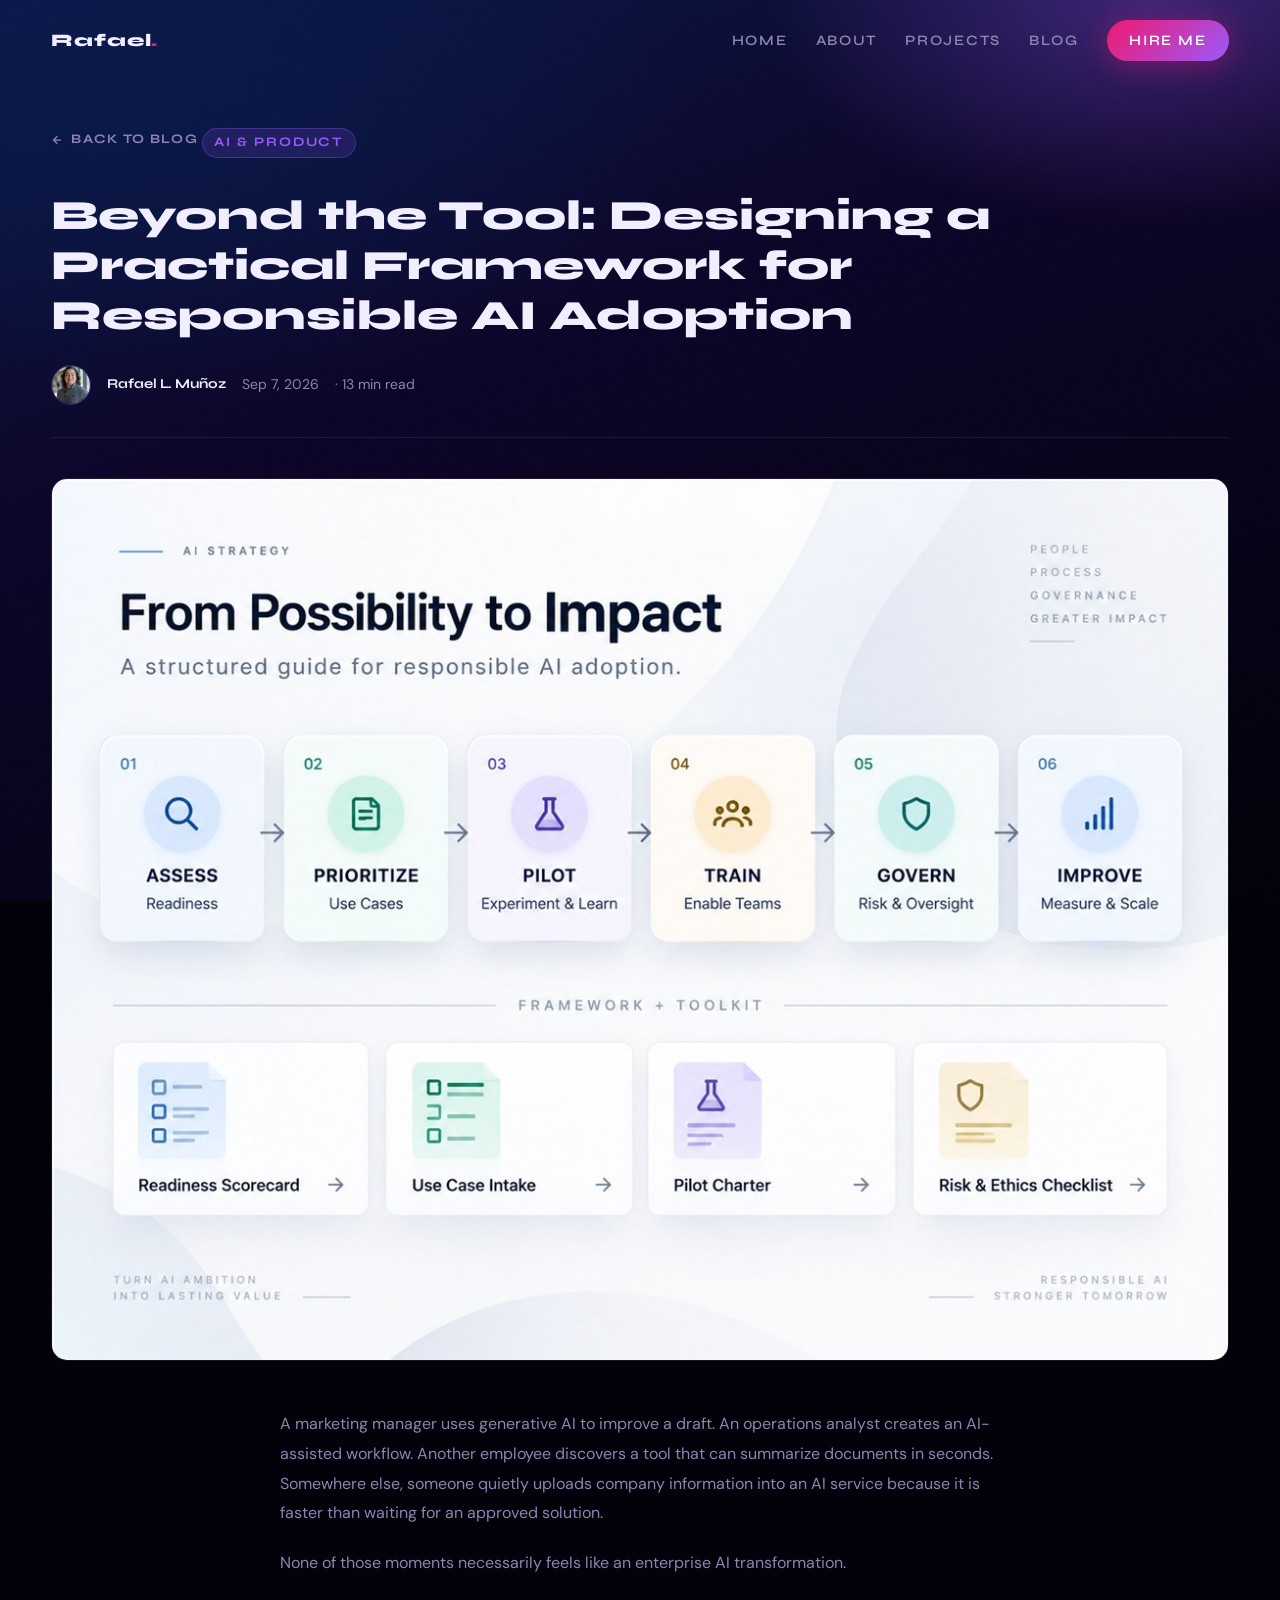
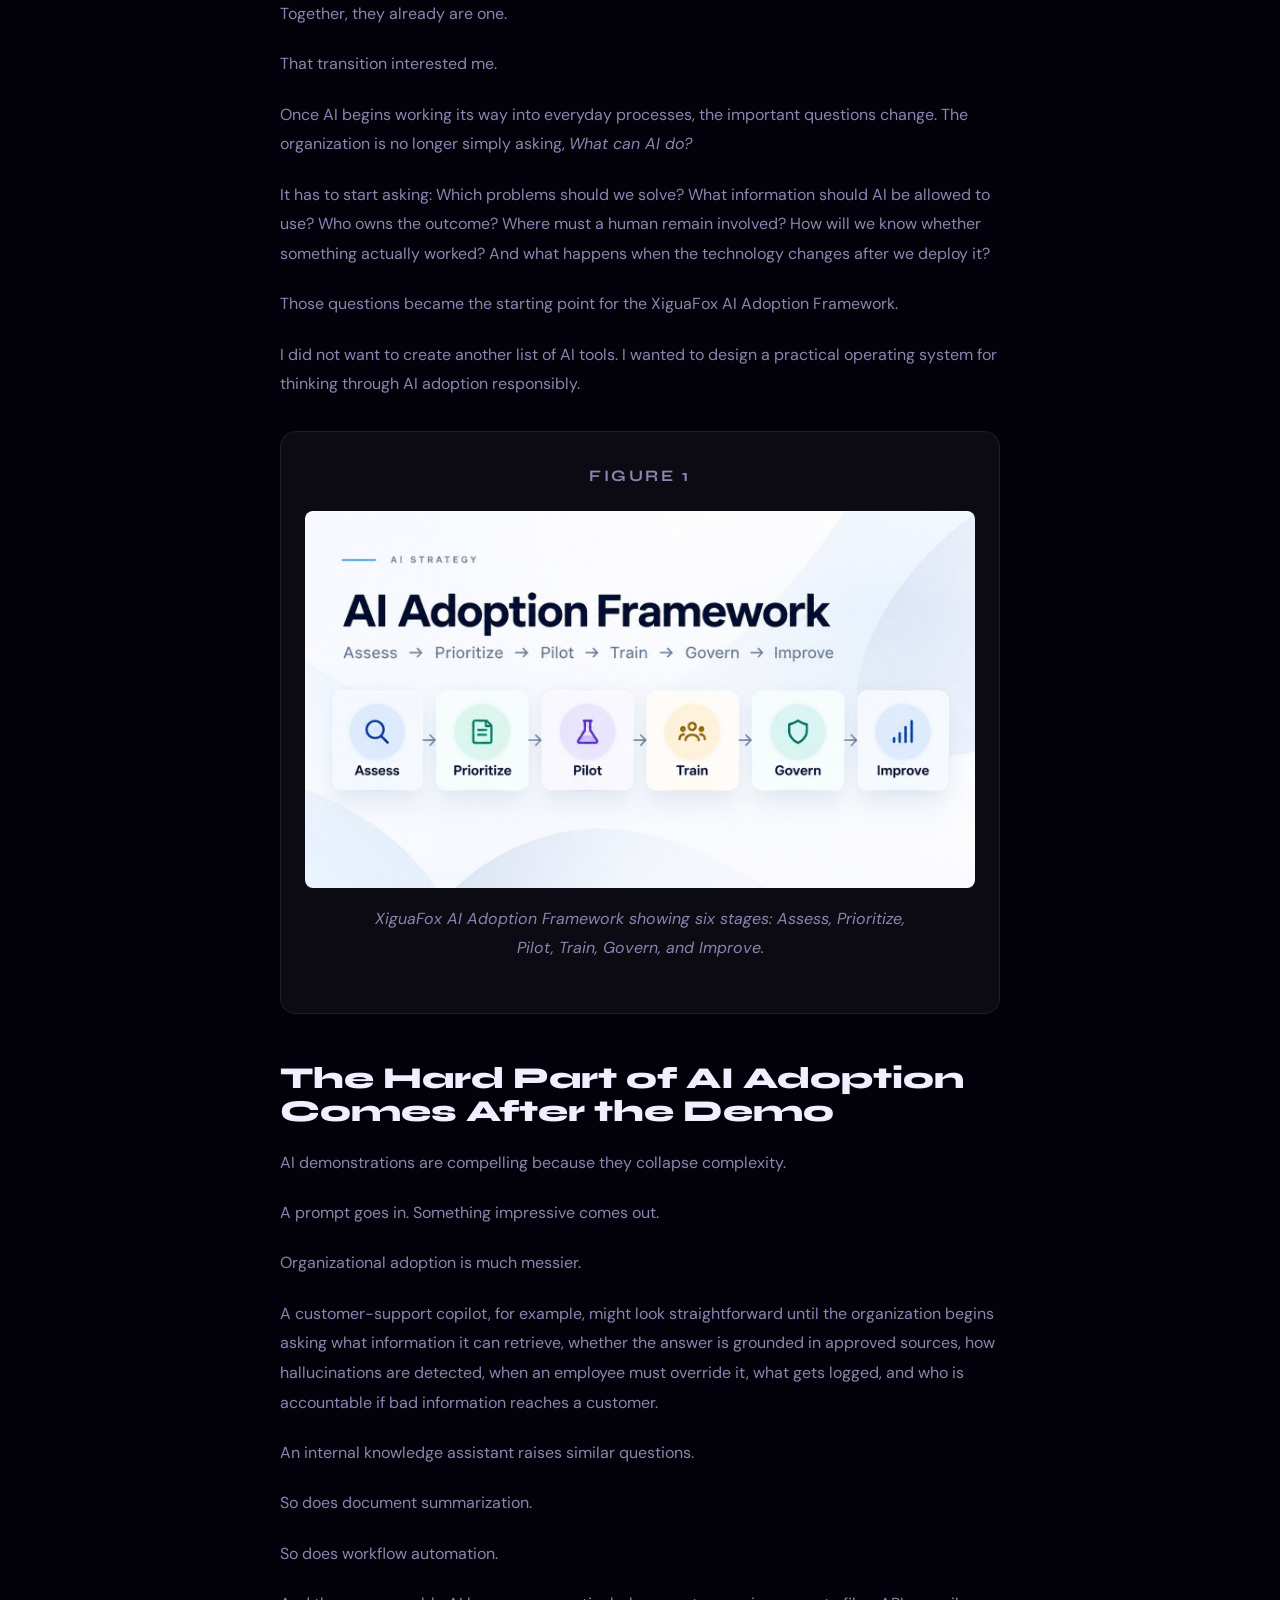
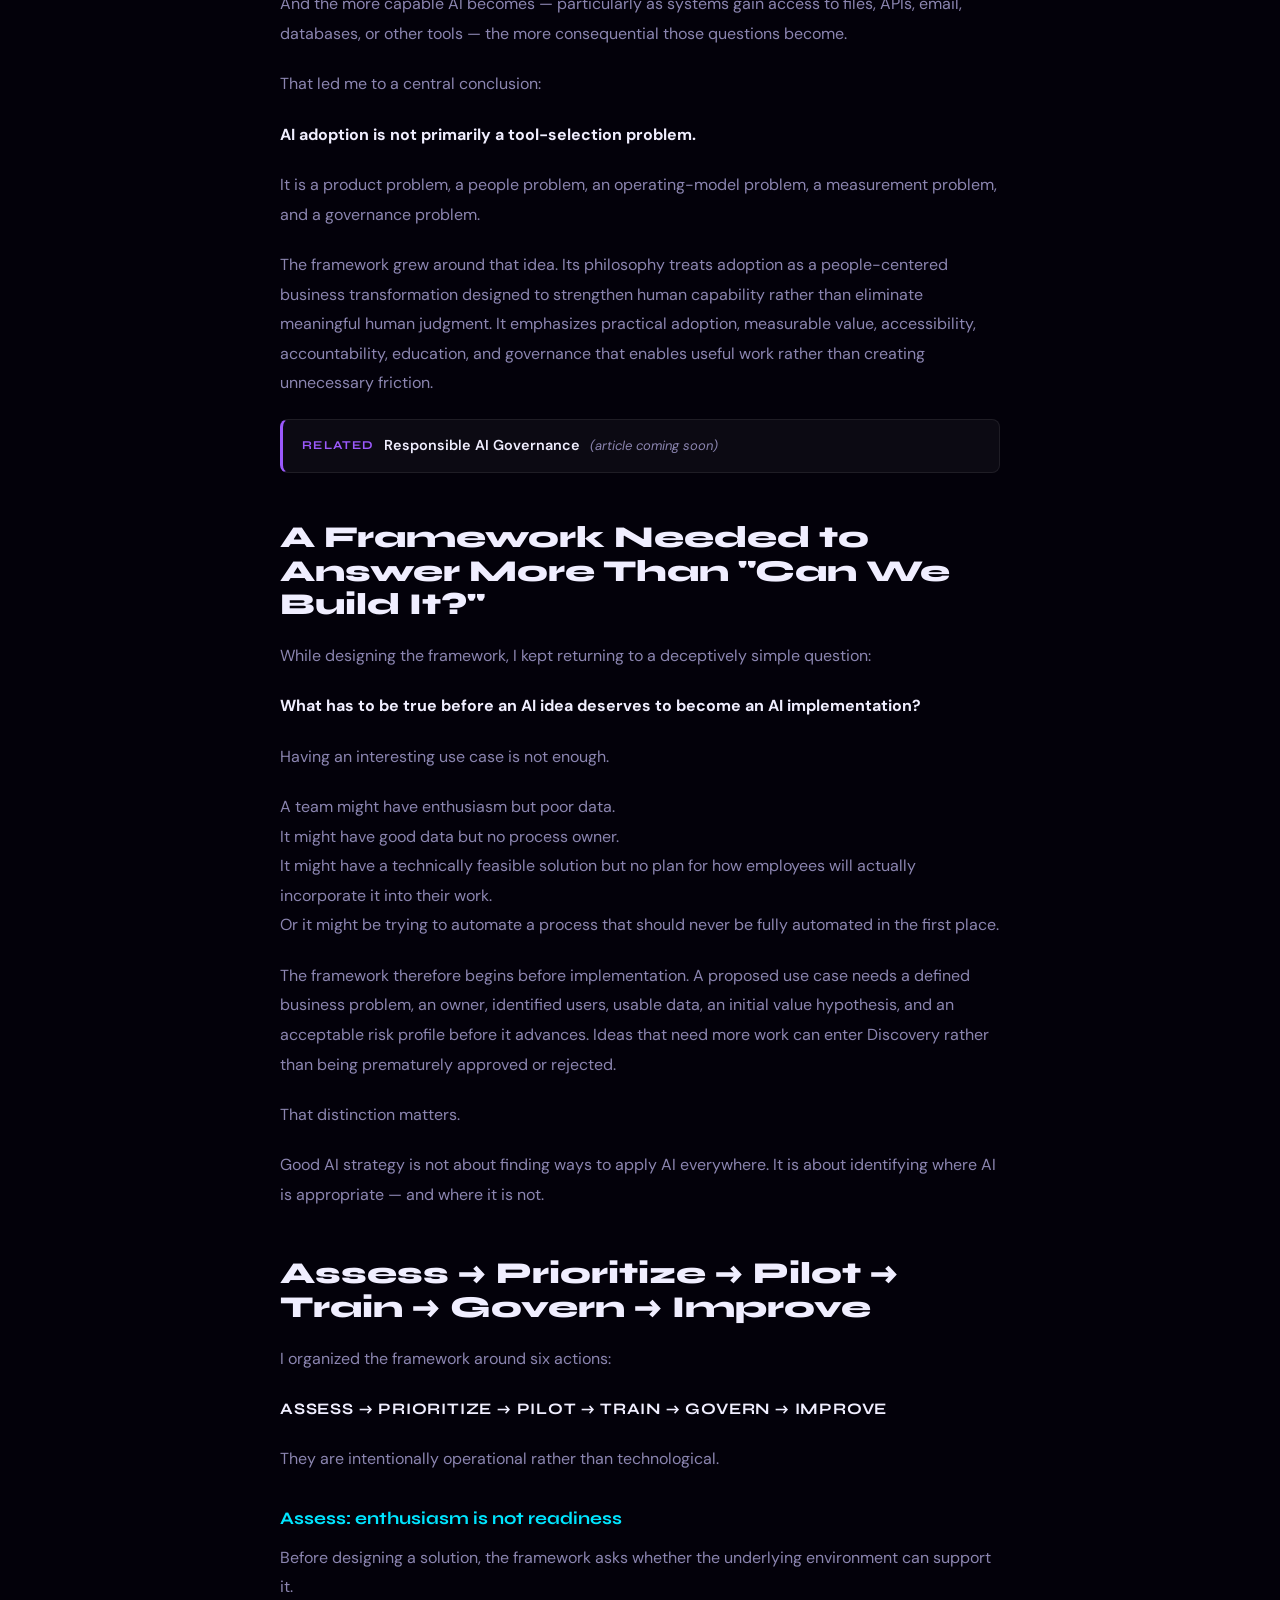
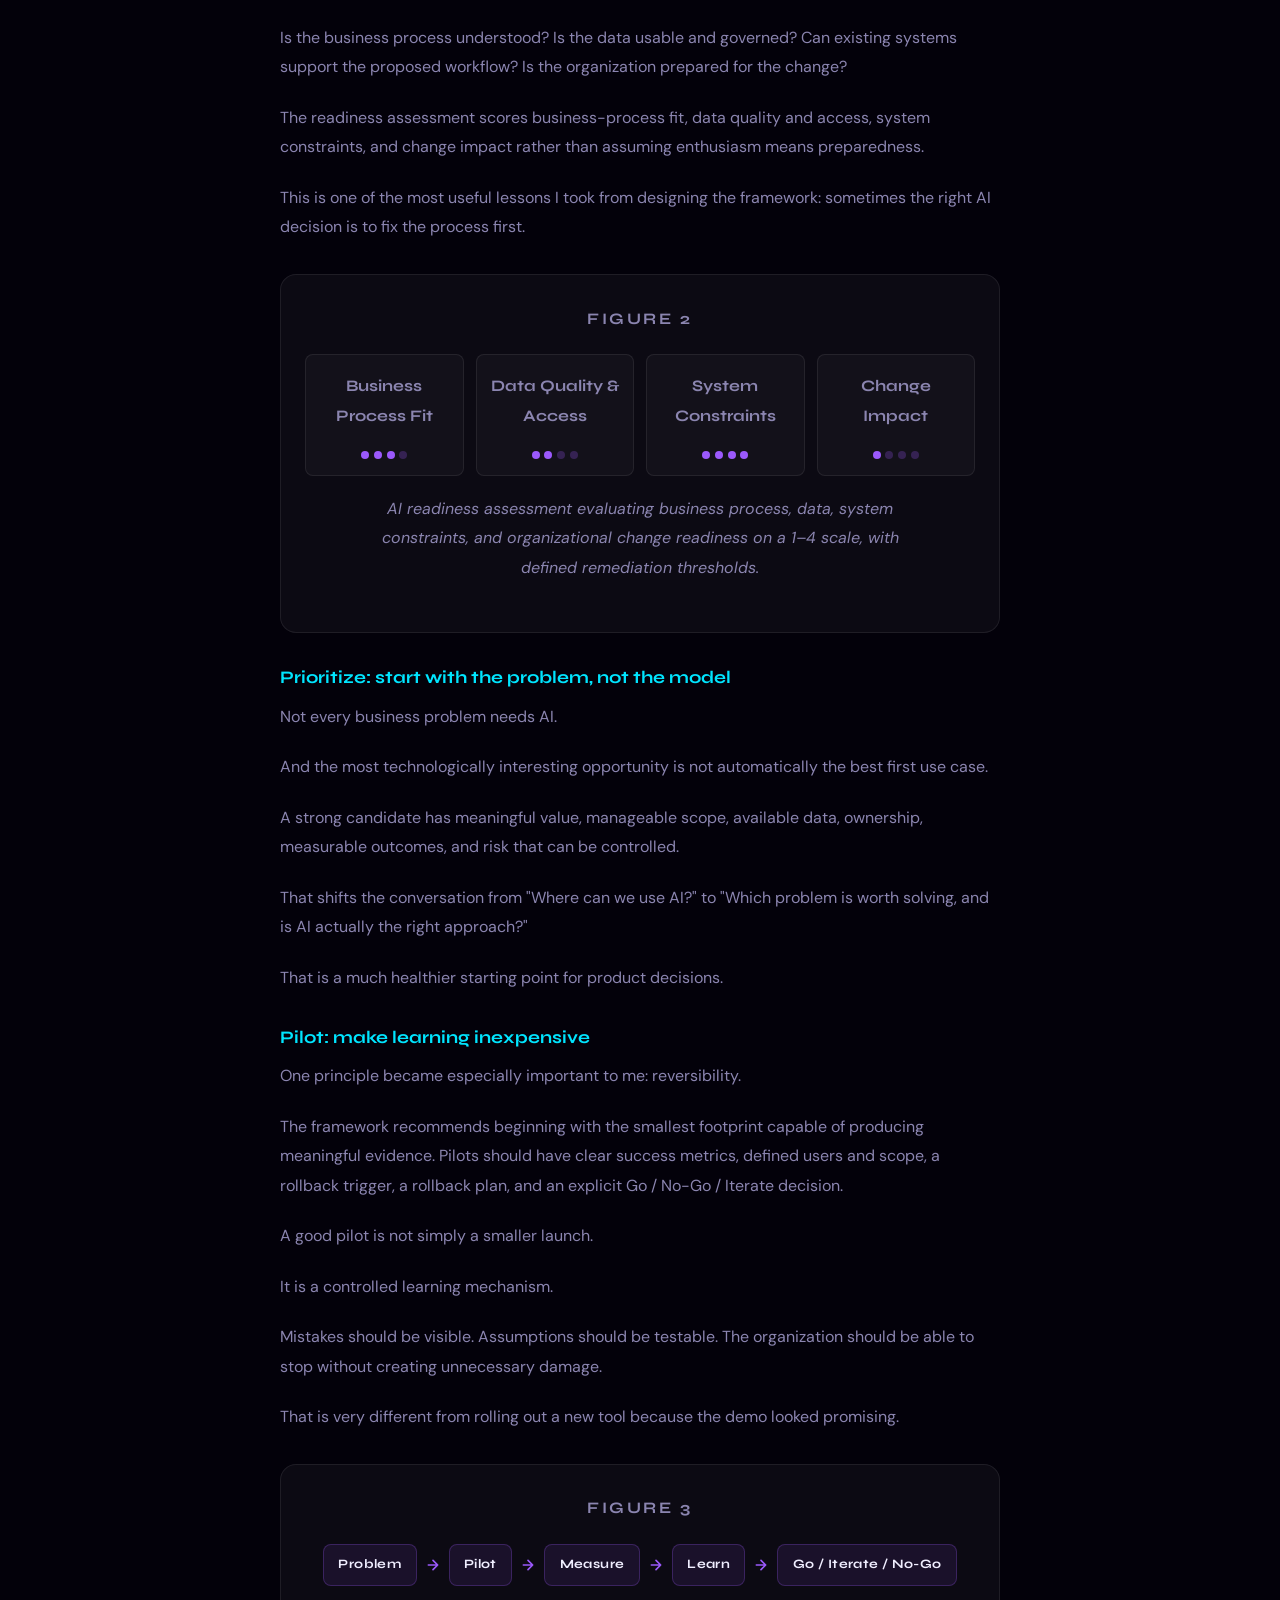
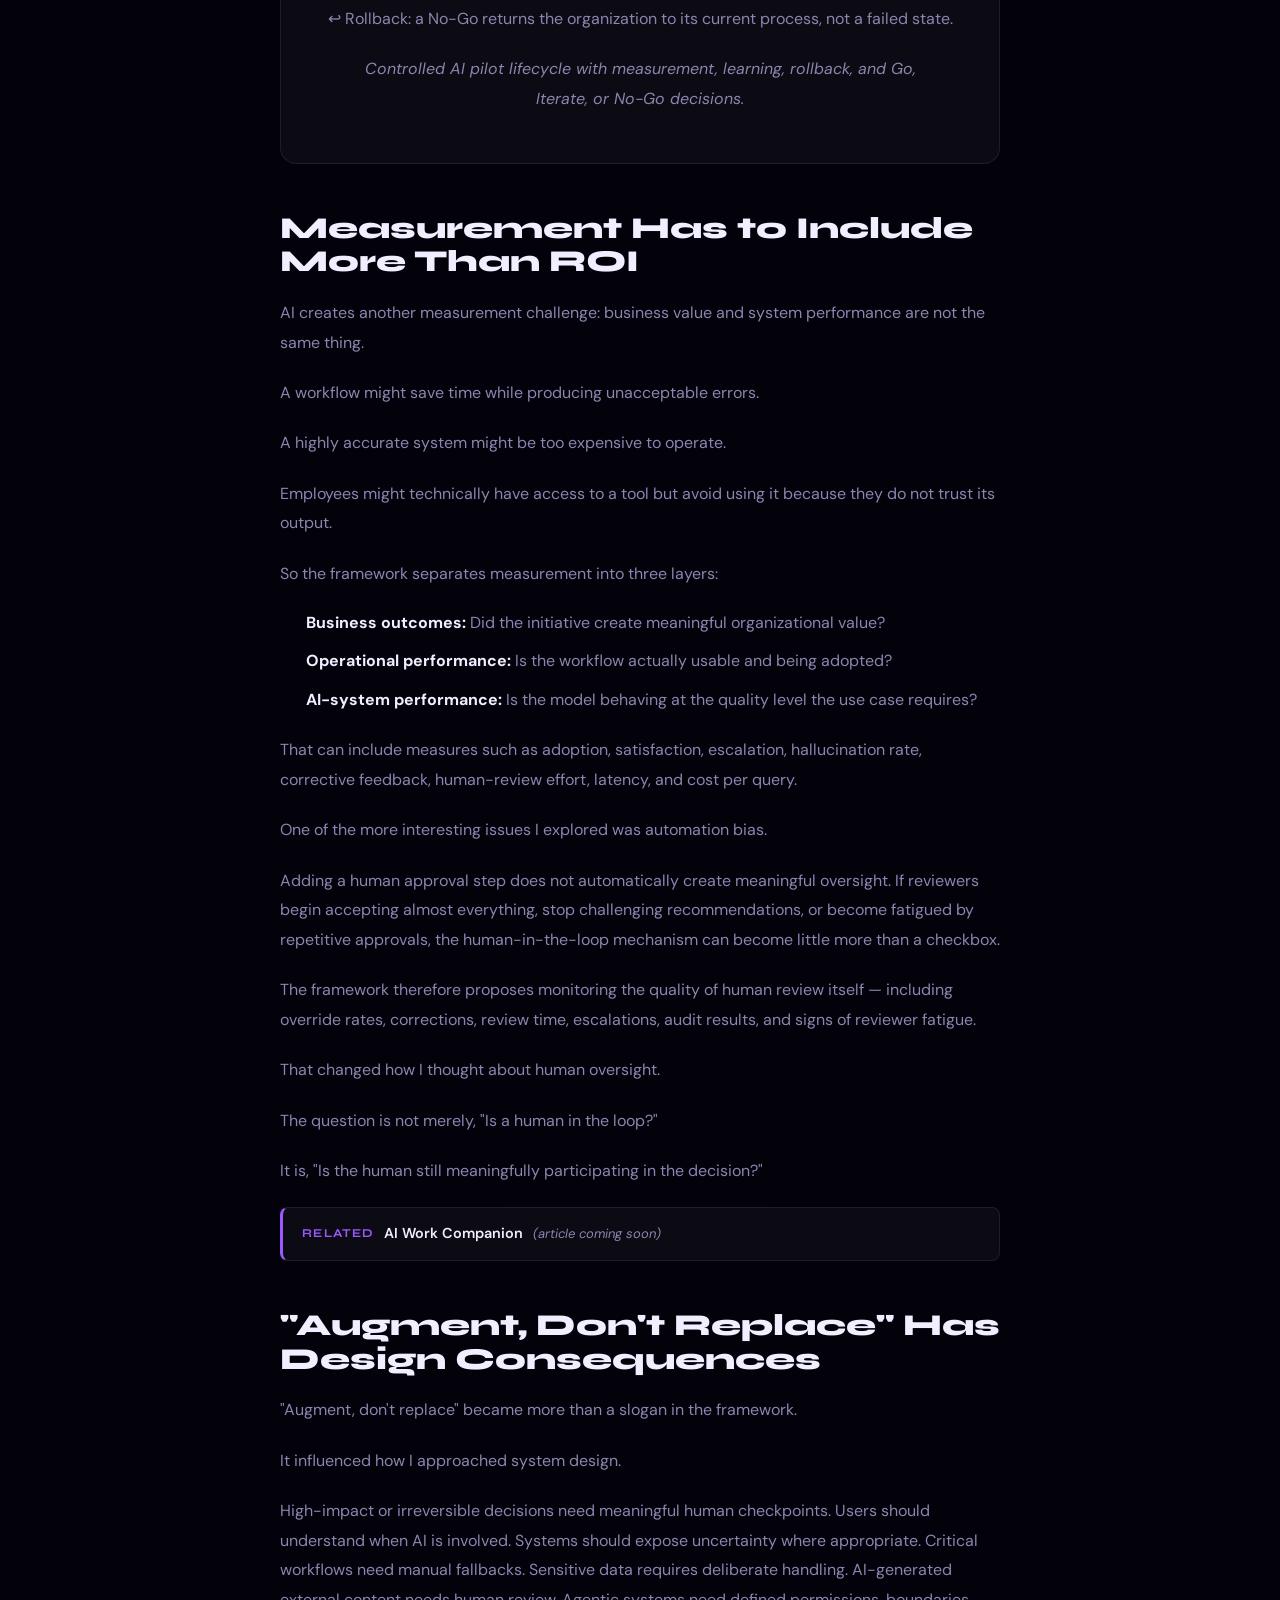
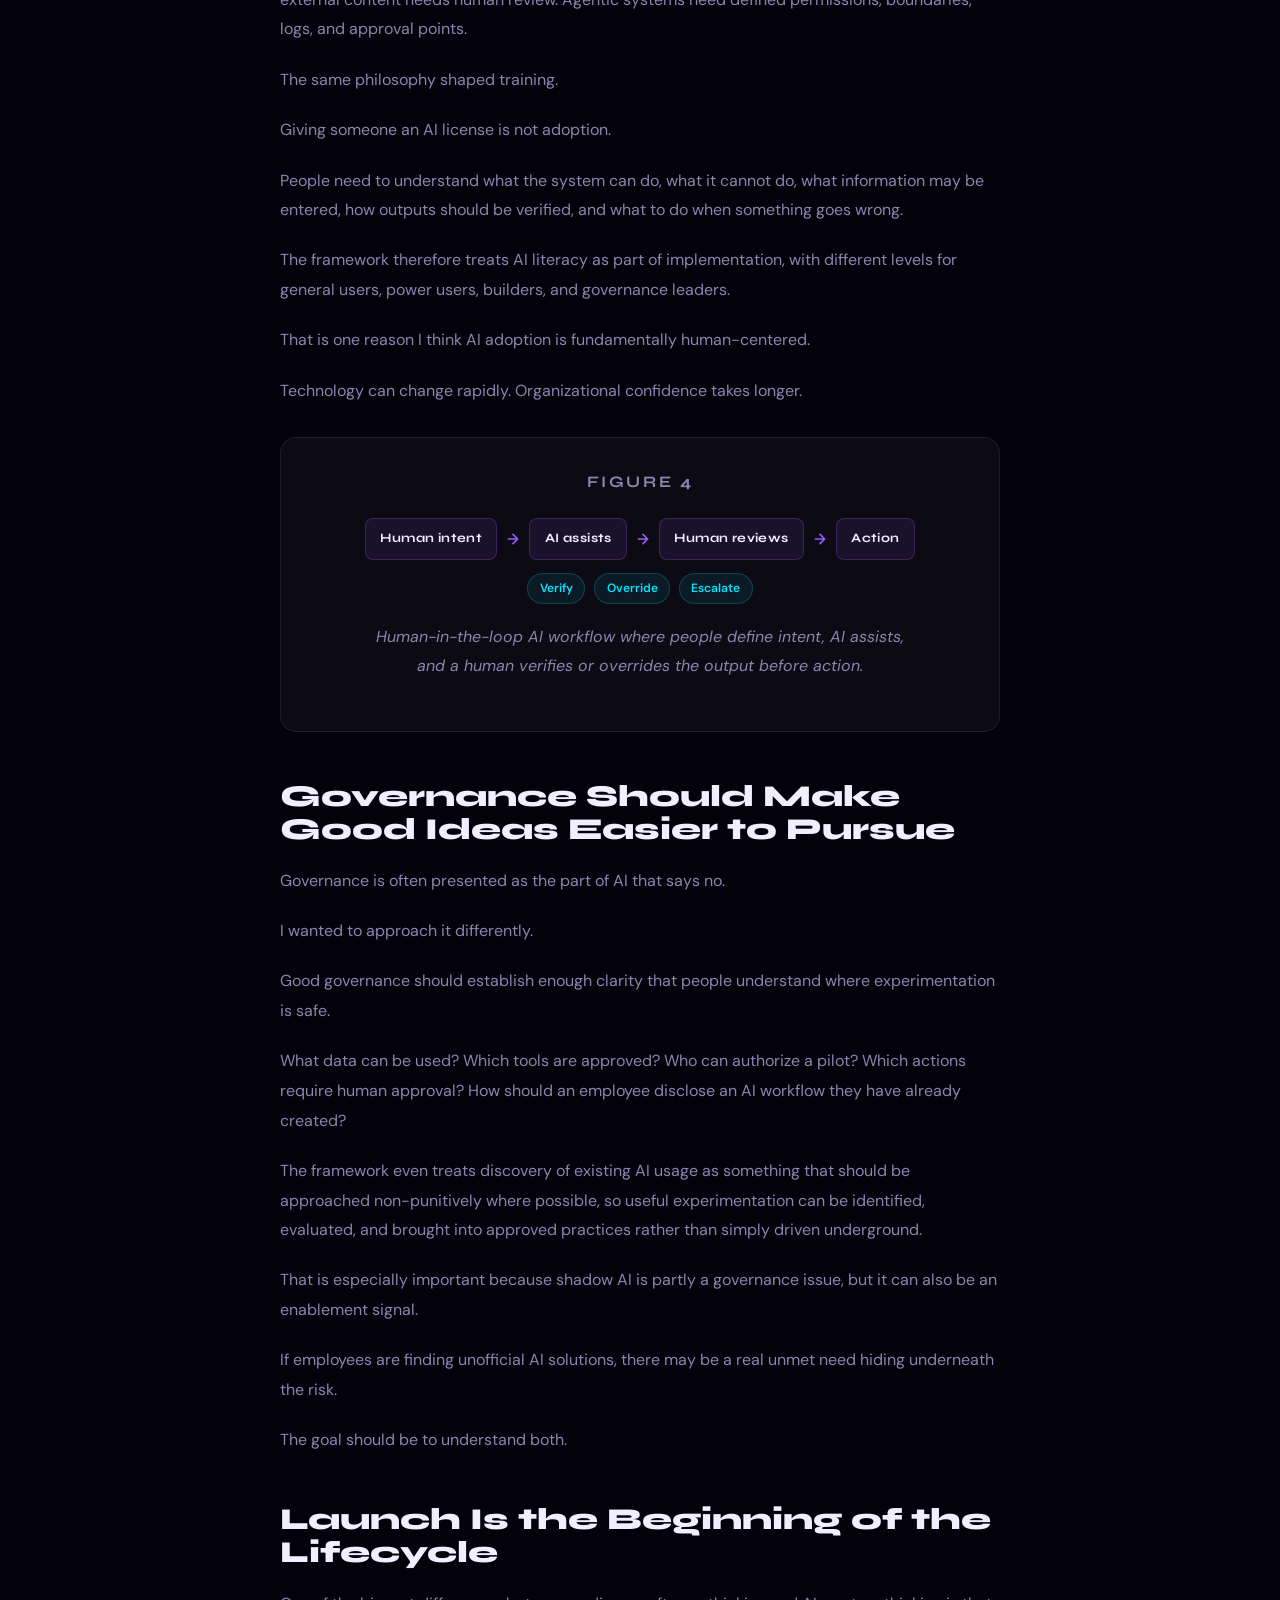
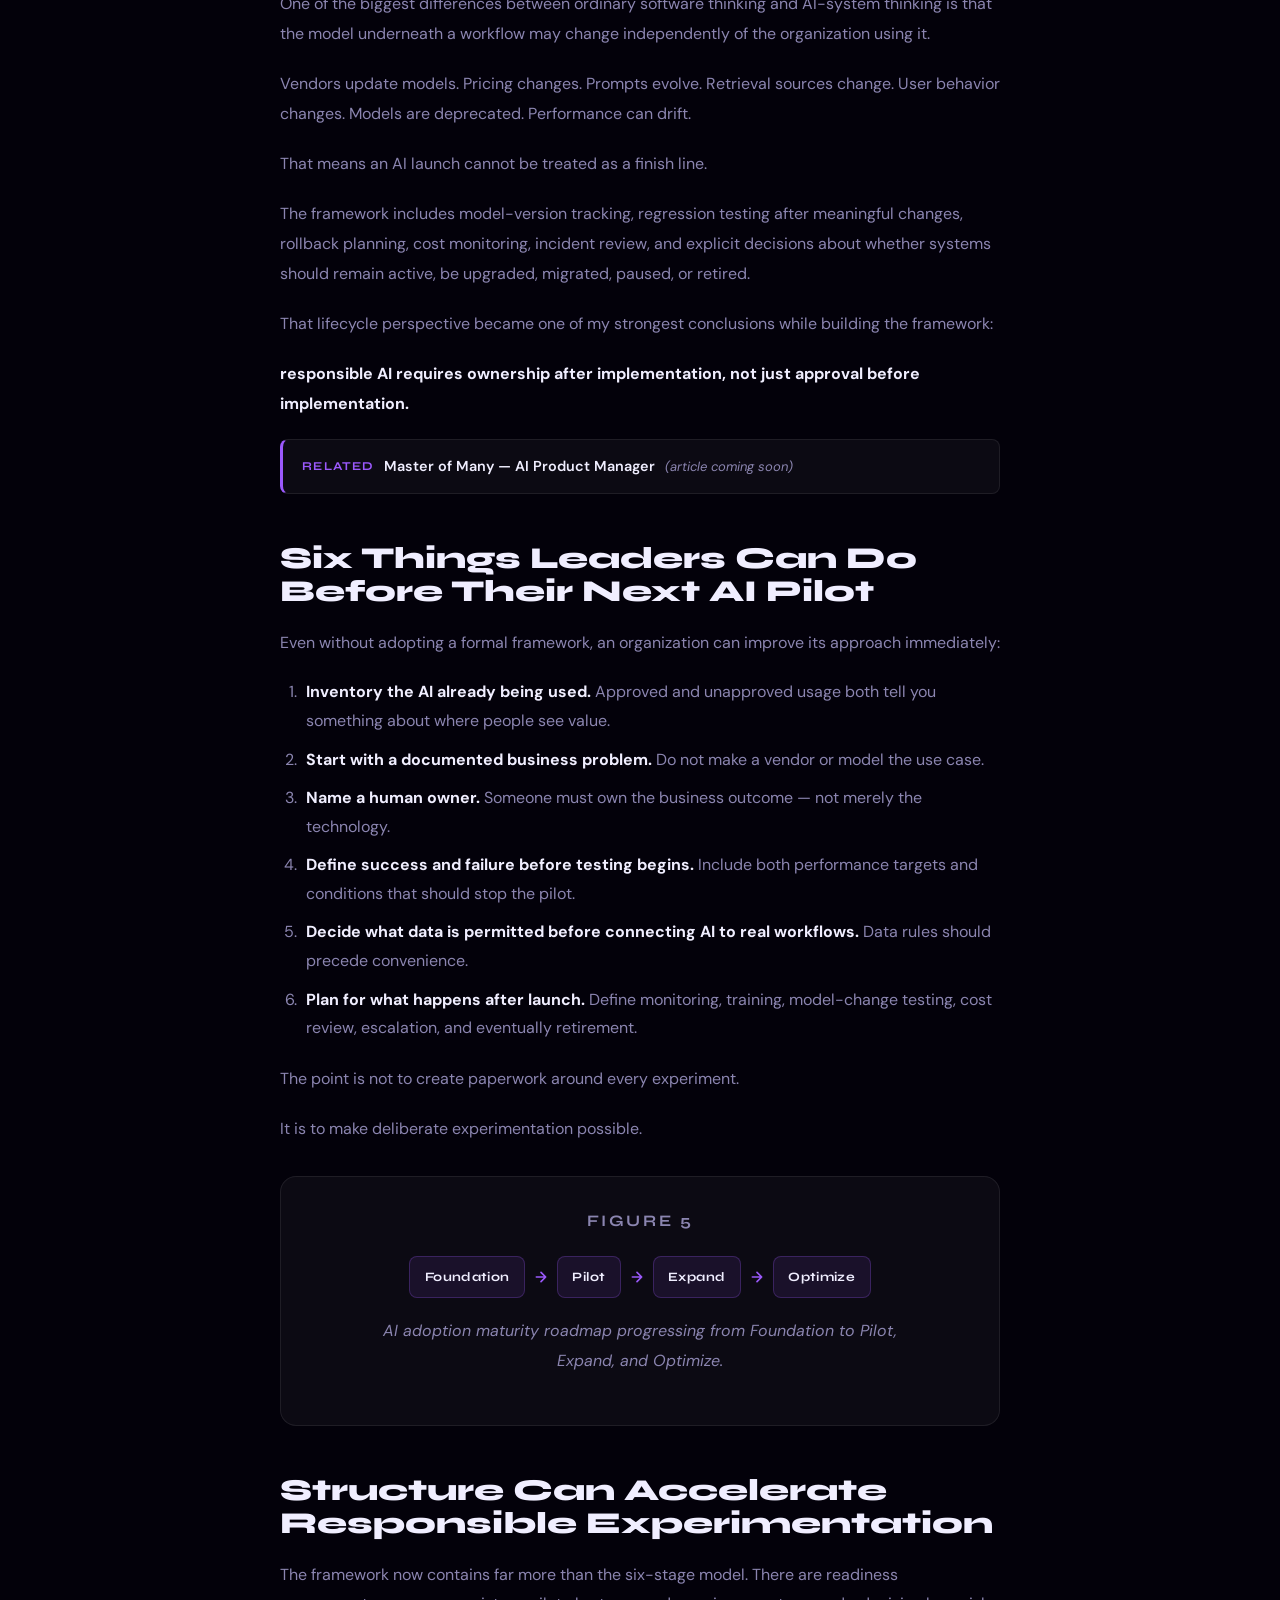
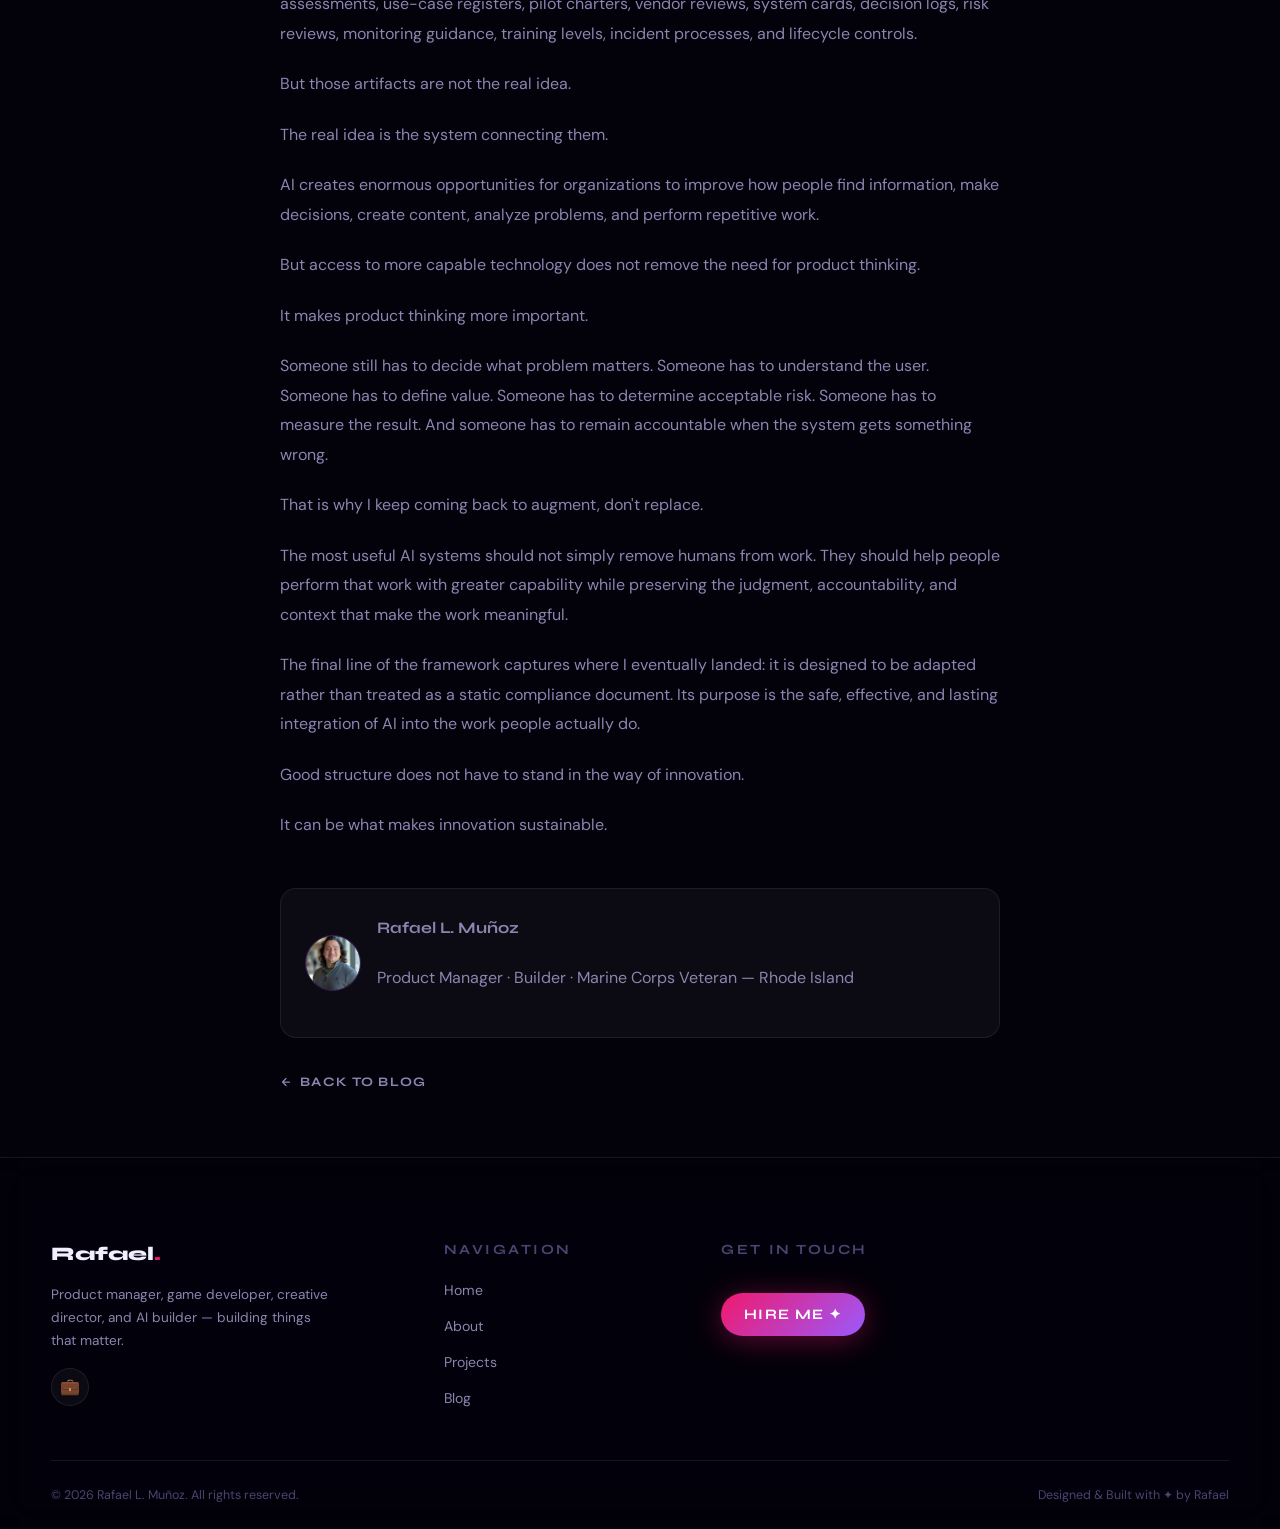
<file: blog-ai-adoption-framework.html>
<!DOCTYPE html>
<html lang="en">
<head>
  <meta charset="UTF-8" />
  <meta name="viewport" content="width=device-width, initial-scale=1.0" />
  <title>Beyond the Tool — Rafael L. Muñoz</title>
  <meta name="description" content="Responsible AI adoption is less about choosing the right model or platform and more about creating a system that connects business problems, people, data, experimentation, governance, measurement, and continuous improvement." />
  <link rel="preconnect" href="https://fonts.googleapis.com" />
  <link rel="preconnect" href="https://fonts.gstatic.com" crossorigin />
  <link rel="stylesheet" href="styles.css?v=20261115" />
  <style>
    /* ── Article shell ────────────────────────────────────── */
    .article-hero { padding-top: 8rem; }
    .back-link {
      display: inline-flex; align-items: center; gap: .5rem;
      font-family: var(--font-display); font-size: .8125rem; font-weight: 700;
      letter-spacing: .1em; text-transform: uppercase; color: var(--text-muted);
      transition: color var(--transition), gap var(--transition);
      margin-bottom: 1.5rem;
    }
    .back-link:hover { color: var(--accent-cyan); gap: .7rem; }
    .article-title {
      font-size: clamp(1.8rem, 3.4vw, 2.6rem); font-weight: 800; line-height: 1.2;
      max-width: 1150px; margin: 1rem 0 1.5rem;
    }
    .article-meta {
      display: flex; align-items: center; gap: 1rem; flex-wrap: wrap;
      padding-bottom: 2rem; border-bottom: 1px solid var(--card-border);
      margin-bottom: 2.5rem;
    }
    .article-author-img { width: 40px; height: 40px; border-radius: 50%; overflow: hidden; border: 1px solid rgba(155,89,252,.3); flex-shrink: 0; }
    .article-author-img img { width: 100%; height: 100%; object-fit: cover; }
    .article-author-name { font-family: var(--font-display); font-size: .85rem; font-weight: 700; }
    .article-date, .article-read { font-size: .875rem; color: var(--text-muted); }
    .article-hero-thumb {
      border-radius: var(--radius-md); overflow: hidden;
      margin-bottom: 3rem; border: 1px solid var(--card-border);
    }
    .article-hero-thumb img { width: 100%; height: auto; display: block; }

    /* ── Prose ────────────────────────────────────────────── */
    .prose-container { width: min(720px, 92vw); margin-inline: auto; }
    .prose p {
      font-size: 1rem; color: var(--text-muted); line-height: 1.85;
      margin-bottom: 1.3rem;
    }
    .prose h2 {
      font-size: clamp(1.4rem, 3vw, 1.9rem); font-weight: 800;
      color: var(--text-primary); margin: 3rem 0 1.2rem;
    }
    .prose h3 {
      font-family: var(--font-display); font-size: 1.1rem; font-weight: 700;
      color: var(--accent-cyan); margin: 2.2rem 0 .9rem;
    }
    .prose ul, .prose ol { margin: 0 0 1.3rem 1.3rem; }
    .prose li {
      font-size: 1rem; color: var(--text-muted); line-height: 1.8;
      margin-bottom: .6rem; padding-left: .3rem;
    }
    .prose strong { color: var(--text-primary); }

    /* ── Inline "related article" placeholder ────────────────
       These three spots in the piece point at posts that don't
       exist yet — styled honestly as "coming soon" rather than a
       dead link or a fabricated URL. */
    .related-callout {
      display: flex; align-items: center; gap: .6rem; flex-wrap: wrap;
      background: var(--card-bg); border: 1px solid var(--card-border);
      border-left: 3px solid var(--accent-violet);
      border-radius: var(--radius-sm); padding: .9rem 1.2rem;
      margin: 0 0 1.6rem;
    }
    .related-callout-label {
      font-family: var(--font-display); font-size: .75rem; font-weight: 700;
      letter-spacing: .1em; text-transform: uppercase; color: var(--accent-violet);
    }
    .related-callout-title { font-size: .9rem; color: var(--text-primary); font-weight: 600; }
    .related-callout-soon { font-size: .8125rem; color: var(--text-muted); font-style: italic; }

    /* ── Visual placeholder diagrams ──────────────────────────
       Figures 2-5 have no real graphic yet, so they're built as
       simple, honest flow diagrams from the site's own design
       language rather than a blank box or a stock photo. Figure 1
       reuses the real AI Adoption Framework graphic already made
       for the About page. */
    .article-visual {
      background: var(--card-bg); border: 1px solid var(--card-border);
      border-radius: var(--radius-md); padding: 1.8rem 1.5rem;
      margin: 2rem 0; text-align: center;
    }
    .article-visual-label {
      font-family: var(--font-display); font-size: .7rem; font-weight: 700;
      letter-spacing: .16em; text-transform: uppercase; color: var(--text-dim);
      margin-bottom: 1.1rem;
    }
    .article-visual img {
      width: 100%; border-radius: var(--radius-sm); margin-bottom: 1rem;
    }
    .article-visual-flow {
      display: flex; align-items: center; justify-content: center;
      flex-wrap: wrap; gap: .5rem; margin-bottom: 1.1rem;
    }
    .flow-step {
      font-family: var(--font-display); font-size: .8rem; font-weight: 700;
      letter-spacing: .03em; color: var(--text-primary);
      background: rgba(155,89,252,.1); border: 1px solid rgba(155,89,252,.25);
      border-radius: var(--radius-sm); padding: .6rem .9rem;
    }
    .flow-arrow { color: var(--accent-violet); flex-shrink: 0; }
    .flow-arrow svg { width: 16px; height: 16px; display: block; }
    .flow-checkpoints {
      display: flex; align-items: center; justify-content: center;
      gap: .6rem; flex-wrap: wrap; margin: -.3rem 0 1.1rem;
    }
    .flow-checkpoint {
      font-size: .75rem; font-weight: 600; color: var(--accent-cyan);
      background: rgba(0,229,255,.08); border: 1px solid rgba(0,229,255,.2);
      border-radius: var(--radius-xl); padding: .3rem .7rem;
    }
    .flow-note {
      font-size: .8rem; color: var(--text-dim); margin-bottom: 1.1rem;
    }
    .article-visual-caption {
      font-size: .8125rem; color: var(--text-muted); font-style: italic;
      line-height: 1.6; max-width: 560px; margin-inline: auto;
    }

    /* ── Scorecard (Figure 2) ─────────────────────────────── */
    .scorecard-grid {
      display: grid; grid-template-columns: repeat(4, 1fr); gap: .75rem;
      margin-bottom: 1.1rem;
    }
    .scorecard-item {
      background: rgba(255,255,255,.03); border: 1px solid var(--card-border);
      border-radius: var(--radius-sm); padding: 1rem .6rem;
    }
    .scorecard-item-name {
      font-family: var(--font-display); font-size: .78rem; font-weight: 700;
      color: var(--text-primary); margin-bottom: .6rem; line-height: 1.3;
    }
    .scorecard-scale { display: flex; justify-content: center; gap: .3rem; }
    .scorecard-pip { width: 8px; height: 8px; border-radius: 50%; background: rgba(155,89,252,.25); }
    .scorecard-pip.filled { background: var(--accent-violet); }

    /* ── Author card at end of article ───────────────────── */
    .article-author-card {
      display: flex; align-items: center; gap: 1rem;
      background: var(--card-bg); border: 1px solid var(--card-border);
      border-radius: var(--radius-md); padding: 1.5rem; margin: 3rem 0 2rem;
    }
    .article-author-card img { width: 56px; height: 56px; border-radius: 50%; object-fit: cover; border: 1px solid rgba(155,89,252,.3); flex-shrink: 0; }
    .article-author-card-name { font-family: var(--font-display); font-size: 1rem; font-weight: 700; margin-bottom: .2rem; }
    .article-author-card-role { font-size: .85rem; color: var(--text-muted); }

    @media (max-width: 700px) {
      .scorecard-grid { grid-template-columns: repeat(2, 1fr); }
      .article-visual-flow { flex-direction: column; }
      .flow-arrow svg { transform: rotate(90deg); }
    }
  </style>
</head>
<body>

<!-- ── Shared nav injected by nav.js ── -->
<div id="site-nav"></div>


<!-- ARTICLE -->
<article class="article-hero container" data-reveal>
  <a href="blog.html" class="back-link">
    <svg width="12" height="12" viewBox="0 0 24 24" fill="none" stroke="currentColor" stroke-width="2.5" stroke-linecap="round" stroke-linejoin="round"><path d="M19 12H5M12 19l-7-7 7-7"/></svg>
    Back to Blog
  </a>
  <span class="post-cat" style="display:inline-block;font-family:var(--font-display);font-size:.8125rem;font-weight:700;letter-spacing:.15em;text-transform:uppercase;padding:.2rem .7rem;border-radius:var(--radius-xl);background:rgba(155,89,252,.15);color:var(--accent-violet);border:1px solid rgba(155,89,252,.3);">AI & Product</span>
  <h1 class="article-title display">Beyond the Tool: Designing a Practical Framework for Responsible AI Adoption</h1>
  <div class="article-meta">
    <div class="article-author-img"><img src="Lee.jpeg" alt="Rafael L. Muñoz" /></div>
    <span class="article-author-name">Rafael L. Muñoz</span>
    <span class="article-date">Sep 7, 2026</span>
    <span class="article-read">· 13 min read</span>
  </div>
  <div class="article-hero-thumb">
    <img src="ai-adoption-framework-hero.jpg" alt="From Possibility to Impact: a structured guide for responsible AI adoption — Assess, Prioritize, Pilot, Train, Govern, Improve — plus a Readiness Scorecard, Use Case Intake, Pilot Charter, and Risk & Ethics Checklist." loading="lazy" />
  </div>
</article>

<div class="prose-container prose">

  <p>A marketing manager uses generative AI to improve a draft. An operations analyst creates an AI-assisted workflow. Another employee discovers a tool that can summarize documents in seconds. Somewhere else, someone quietly uploads company information into an AI service because it is faster than waiting for an approved solution.</p>

  <p>None of those moments necessarily feels like an enterprise AI transformation.</p>

  <p>Together, they already are one.</p>

  <p>That transition interested me.</p>

  <p>Once AI begins working its way into everyday processes, the important questions change. The organization is no longer simply asking, <em>What can AI do?</em></p>

  <p>It has to start asking: Which problems should we solve? What information should AI be allowed to use? Who owns the outcome? Where must a human remain involved? How will we know whether something actually worked? And what happens when the technology changes after we deploy it?</p>

  <p>Those questions became the starting point for the XiguaFox AI Adoption Framework.</p>

  <p>I did not want to create another list of AI tools. I wanted to design a practical operating system for thinking through AI adoption responsibly.</p>

  <div class="article-visual" data-reveal>
    <p class="article-visual-label">Figure 1</p>
    <img src="ai-adoption-framework-figure1.jpg" alt="XiguaFox AI Adoption Framework showing six stages: Assess, Prioritize, Pilot, Train, Govern, and Improve." loading="lazy" />
    <p class="article-visual-caption">XiguaFox AI Adoption Framework showing six stages: Assess, Prioritize, Pilot, Train, Govern, and Improve.</p>
  </div>

  <h2>The Hard Part of AI Adoption Comes After the Demo</h2>

  <p>AI demonstrations are compelling because they collapse complexity.</p>

  <p>A prompt goes in. Something impressive comes out.</p>

  <p>Organizational adoption is much messier.</p>

  <p>A customer-support copilot, for example, might look straightforward until the organization begins asking what information it can retrieve, whether the answer is grounded in approved sources, how hallucinations are detected, when an employee must override it, what gets logged, and who is accountable if bad information reaches a customer.</p>

  <p>An internal knowledge assistant raises similar questions.</p>
  <p>So does document summarization.</p>
  <p>So does workflow automation.</p>

  <p>And the more capable AI becomes — particularly as systems gain access to files, APIs, email, databases, or other tools — the more consequential those questions become.</p>

  <p>That led me to a central conclusion:</p>

  <p><strong>AI adoption is not primarily a tool-selection problem.</strong></p>

  <p>It is a product problem, a people problem, an operating-model problem, a measurement problem, and a governance problem.</p>

  <p>The framework grew around that idea. Its philosophy treats adoption as a people-centered business transformation designed to strengthen human capability rather than eliminate meaningful human judgment. It emphasizes practical adoption, measurable value, accessibility, accountability, education, and governance that enables useful work rather than creating unnecessary friction.</p>

  <div class="related-callout">
    <span class="related-callout-label">Related</span>
    <span class="related-callout-title">Responsible AI Governance</span>
    <span class="related-callout-soon">(article coming soon)</span>
  </div>

  <h2>A Framework Needed to Answer More Than "Can We Build It?"</h2>

  <p>While designing the framework, I kept returning to a deceptively simple question:</p>

  <p><strong>What has to be true before an AI idea deserves to become an AI implementation?</strong></p>

  <p>Having an interesting use case is not enough.</p>

  <p>A team might have enthusiasm but poor data.<br />
  It might have good data but no process owner.<br />
  It might have a technically feasible solution but no plan for how employees will actually incorporate it into their work.<br />
  Or it might be trying to automate a process that should never be fully automated in the first place.</p>

  <p>The framework therefore begins before implementation. A proposed use case needs a defined business problem, an owner, identified users, usable data, an initial value hypothesis, and an acceptable risk profile before it advances. Ideas that need more work can enter Discovery rather than being prematurely approved or rejected.</p>

  <p>That distinction matters.</p>

  <p>Good AI strategy is not about finding ways to apply AI everywhere. It is about identifying where AI is appropriate — and where it is not.</p>

  <h2>Assess → Prioritize → Pilot → Train → Govern → Improve</h2>

  <p>I organized the framework around six actions:</p>

  <p style="font-family:var(--font-display);font-weight:700;letter-spacing:.05em;color:var(--text-primary);">ASSESS → PRIORITIZE → PILOT → TRAIN → GOVERN → IMPROVE</p>

  <p>They are intentionally operational rather than technological.</p>

  <h3>Assess: enthusiasm is not readiness</h3>

  <p>Before designing a solution, the framework asks whether the underlying environment can support it.</p>

  <p>Is the business process understood? Is the data usable and governed? Can existing systems support the proposed workflow? Is the organization prepared for the change?</p>

  <p>The readiness assessment scores business-process fit, data quality and access, system constraints, and change impact rather than assuming enthusiasm means preparedness.</p>

  <p>This is one of the most useful lessons I took from designing the framework: sometimes the right AI decision is to fix the process first.</p>

  <div class="article-visual" data-reveal>
    <p class="article-visual-label">Figure 2</p>
    <div class="scorecard-grid">
      <div class="scorecard-item">
        <p class="scorecard-item-name">Business Process Fit</p>
        <div class="scorecard-scale">
          <span class="scorecard-pip filled"></span><span class="scorecard-pip filled"></span><span class="scorecard-pip filled"></span><span class="scorecard-pip"></span>
        </div>
      </div>
      <div class="scorecard-item">
        <p class="scorecard-item-name">Data Quality &amp; Access</p>
        <div class="scorecard-scale">
          <span class="scorecard-pip filled"></span><span class="scorecard-pip filled"></span><span class="scorecard-pip"></span><span class="scorecard-pip"></span>
        </div>
      </div>
      <div class="scorecard-item">
        <p class="scorecard-item-name">System Constraints</p>
        <div class="scorecard-scale">
          <span class="scorecard-pip filled"></span><span class="scorecard-pip filled"></span><span class="scorecard-pip filled"></span><span class="scorecard-pip filled"></span>
        </div>
      </div>
      <div class="scorecard-item">
        <p class="scorecard-item-name">Change Impact</p>
        <div class="scorecard-scale">
          <span class="scorecard-pip filled"></span><span class="scorecard-pip"></span><span class="scorecard-pip"></span><span class="scorecard-pip"></span>
        </div>
      </div>
    </div>
    <p class="article-visual-caption">AI readiness assessment evaluating business process, data, system constraints, and organizational change readiness on a 1–4 scale, with defined remediation thresholds.</p>
  </div>

  <h3>Prioritize: start with the problem, not the model</h3>

  <p>Not every business problem needs AI.</p>

  <p>And the most technologically interesting opportunity is not automatically the best first use case.</p>

  <p>A strong candidate has meaningful value, manageable scope, available data, ownership, measurable outcomes, and risk that can be controlled.</p>

  <p>That shifts the conversation from "Where can we use AI?" to "Which problem is worth solving, and is AI actually the right approach?"</p>

  <p>That is a much healthier starting point for product decisions.</p>

  <h3>Pilot: make learning inexpensive</h3>

  <p>One principle became especially important to me: reversibility.</p>

  <p>The framework recommends beginning with the smallest footprint capable of producing meaningful evidence. Pilots should have clear success metrics, defined users and scope, a rollback trigger, a rollback plan, and an explicit Go / No-Go / Iterate decision.</p>

  <p>A good pilot is not simply a smaller launch.</p>

  <p>It is a controlled learning mechanism.</p>

  <p>Mistakes should be visible. Assumptions should be testable. The organization should be able to stop without creating unnecessary damage.</p>

  <p>That is very different from rolling out a new tool because the demo looked promising.</p>

  <div class="article-visual" data-reveal>
    <p class="article-visual-label">Figure 3</p>
    <div class="article-visual-flow">
      <span class="flow-step">Problem</span>
      <span class="flow-arrow"><svg viewBox="0 0 24 24" fill="none" stroke="currentColor" stroke-width="2.5" stroke-linecap="round" stroke-linejoin="round"><path d="M5 12h14M12 5l7 7-7 7"/></svg></span>
      <span class="flow-step">Pilot</span>
      <span class="flow-arrow"><svg viewBox="0 0 24 24" fill="none" stroke="currentColor" stroke-width="2.5" stroke-linecap="round" stroke-linejoin="round"><path d="M5 12h14M12 5l7 7-7 7"/></svg></span>
      <span class="flow-step">Measure</span>
      <span class="flow-arrow"><svg viewBox="0 0 24 24" fill="none" stroke="currentColor" stroke-width="2.5" stroke-linecap="round" stroke-linejoin="round"><path d="M5 12h14M12 5l7 7-7 7"/></svg></span>
      <span class="flow-step">Learn</span>
      <span class="flow-arrow"><svg viewBox="0 0 24 24" fill="none" stroke="currentColor" stroke-width="2.5" stroke-linecap="round" stroke-linejoin="round"><path d="M5 12h14M12 5l7 7-7 7"/></svg></span>
      <span class="flow-step">Go / Iterate / No-Go</span>
    </div>
    <p class="flow-note">↩ Rollback: a No-Go returns the organization to its current process, not a failed state.</p>
    <p class="article-visual-caption">Controlled AI pilot lifecycle with measurement, learning, rollback, and Go, Iterate, or No-Go decisions.</p>
  </div>

  <h2>Measurement Has to Include More Than ROI</h2>

  <p>AI creates another measurement challenge: business value and system performance are not the same thing.</p>

  <p>A workflow might save time while producing unacceptable errors.</p>
  <p>A highly accurate system might be too expensive to operate.</p>
  <p>Employees might technically have access to a tool but avoid using it because they do not trust its output.</p>

  <p>So the framework separates measurement into three layers:</p>

  <ul>
    <li><strong>Business outcomes:</strong> Did the initiative create meaningful organizational value?</li>
    <li><strong>Operational performance:</strong> Is the workflow actually usable and being adopted?</li>
    <li><strong>AI-system performance:</strong> Is the model behaving at the quality level the use case requires?</li>
  </ul>

  <p>That can include measures such as adoption, satisfaction, escalation, hallucination rate, corrective feedback, human-review effort, latency, and cost per query.</p>

  <p>One of the more interesting issues I explored was automation bias.</p>

  <p>Adding a human approval step does not automatically create meaningful oversight. If reviewers begin accepting almost everything, stop challenging recommendations, or become fatigued by repetitive approvals, the human-in-the-loop mechanism can become little more than a checkbox.</p>

  <p>The framework therefore proposes monitoring the quality of human review itself — including override rates, corrections, review time, escalations, audit results, and signs of reviewer fatigue.</p>

  <p>That changed how I thought about human oversight.</p>

  <p>The question is not merely, "Is a human in the loop?"</p>

  <p>It is, "Is the human still meaningfully participating in the decision?"</p>

  <div class="related-callout">
    <span class="related-callout-label">Related</span>
    <span class="related-callout-title">AI Work Companion</span>
    <span class="related-callout-soon">(article coming soon)</span>
  </div>

  <h2>"Augment, Don't Replace" Has Design Consequences</h2>

  <p>"Augment, don't replace" became more than a slogan in the framework.</p>

  <p>It influenced how I approached system design.</p>

  <p>High-impact or irreversible decisions need meaningful human checkpoints. Users should understand when AI is involved. Systems should expose uncertainty where appropriate. Critical workflows need manual fallbacks. Sensitive data requires deliberate handling. AI-generated external content needs human review. Agentic systems need defined permissions, boundaries, logs, and approval points.</p>

  <p>The same philosophy shaped training.</p>

  <p>Giving someone an AI license is not adoption.</p>

  <p>People need to understand what the system can do, what it cannot do, what information may be entered, how outputs should be verified, and what to do when something goes wrong.</p>

  <p>The framework therefore treats AI literacy as part of implementation, with different levels for general users, power users, builders, and governance leaders.</p>

  <p>That is one reason I think AI adoption is fundamentally human-centered.</p>

  <p>Technology can change rapidly. Organizational confidence takes longer.</p>

  <div class="article-visual" data-reveal>
    <p class="article-visual-label">Figure 4</p>
    <div class="article-visual-flow">
      <span class="flow-step">Human intent</span>
      <span class="flow-arrow"><svg viewBox="0 0 24 24" fill="none" stroke="currentColor" stroke-width="2.5" stroke-linecap="round" stroke-linejoin="round"><path d="M5 12h14M12 5l7 7-7 7"/></svg></span>
      <span class="flow-step">AI assists</span>
      <span class="flow-arrow"><svg viewBox="0 0 24 24" fill="none" stroke="currentColor" stroke-width="2.5" stroke-linecap="round" stroke-linejoin="round"><path d="M5 12h14M12 5l7 7-7 7"/></svg></span>
      <span class="flow-step">Human reviews</span>
      <span class="flow-arrow"><svg viewBox="0 0 24 24" fill="none" stroke="currentColor" stroke-width="2.5" stroke-linecap="round" stroke-linejoin="round"><path d="M5 12h14M12 5l7 7-7 7"/></svg></span>
      <span class="flow-step">Action</span>
    </div>
    <div class="flow-checkpoints">
      <span class="flow-checkpoint">Verify</span>
      <span class="flow-checkpoint">Override</span>
      <span class="flow-checkpoint">Escalate</span>
    </div>
    <p class="article-visual-caption">Human-in-the-loop AI workflow where people define intent, AI assists, and a human verifies or overrides the output before action.</p>
  </div>

  <h2>Governance Should Make Good Ideas Easier to Pursue</h2>

  <p>Governance is often presented as the part of AI that says no.</p>

  <p>I wanted to approach it differently.</p>

  <p>Good governance should establish enough clarity that people understand where experimentation is safe.</p>

  <p>What data can be used? Which tools are approved? Who can authorize a pilot? Which actions require human approval? How should an employee disclose an AI workflow they have already created?</p>

  <p>The framework even treats discovery of existing AI usage as something that should be approached non-punitively where possible, so useful experimentation can be identified, evaluated, and brought into approved practices rather than simply driven underground.</p>

  <p>That is especially important because shadow AI is partly a governance issue, but it can also be an enablement signal.</p>

  <p>If employees are finding unofficial AI solutions, there may be a real unmet need hiding underneath the risk.</p>

  <p>The goal should be to understand both.</p>

  <h2>Launch Is the Beginning of the Lifecycle</h2>

  <p>One of the biggest differences between ordinary software thinking and AI-system thinking is that the model underneath a workflow may change independently of the organization using it.</p>

  <p>Vendors update models. Pricing changes. Prompts evolve. Retrieval sources change. User behavior changes. Models are deprecated. Performance can drift.</p>

  <p>That means an AI launch cannot be treated as a finish line.</p>

  <p>The framework includes model-version tracking, regression testing after meaningful changes, rollback planning, cost monitoring, incident review, and explicit decisions about whether systems should remain active, be upgraded, migrated, paused, or retired.</p>

  <p>That lifecycle perspective became one of my strongest conclusions while building the framework:</p>

  <p><strong>responsible AI requires ownership after implementation, not just approval before implementation.</strong></p>

  <div class="related-callout">
    <span class="related-callout-label">Related</span>
    <span class="related-callout-title">Master of Many — AI Product Manager</span>
    <span class="related-callout-soon">(article coming soon)</span>
  </div>

  <h2>Six Things Leaders Can Do Before Their Next AI Pilot</h2>

  <p>Even without adopting a formal framework, an organization can improve its approach immediately:</p>

  <ol>
    <li><strong>Inventory the AI already being used.</strong> Approved and unapproved usage both tell you something about where people see value.</li>
    <li><strong>Start with a documented business problem.</strong> Do not make a vendor or model the use case.</li>
    <li><strong>Name a human owner.</strong> Someone must own the business outcome — not merely the technology.</li>
    <li><strong>Define success and failure before testing begins.</strong> Include both performance targets and conditions that should stop the pilot.</li>
    <li><strong>Decide what data is permitted before connecting AI to real workflows.</strong> Data rules should precede convenience.</li>
    <li><strong>Plan for what happens after launch.</strong> Define monitoring, training, model-change testing, cost review, escalation, and eventually retirement.</li>
  </ol>

  <p>The point is not to create paperwork around every experiment.</p>

  <p>It is to make deliberate experimentation possible.</p>

  <div class="article-visual" data-reveal>
    <p class="article-visual-label">Figure 5</p>
    <div class="article-visual-flow">
      <span class="flow-step">Foundation</span>
      <span class="flow-arrow"><svg viewBox="0 0 24 24" fill="none" stroke="currentColor" stroke-width="2.5" stroke-linecap="round" stroke-linejoin="round"><path d="M5 12h14M12 5l7 7-7 7"/></svg></span>
      <span class="flow-step">Pilot</span>
      <span class="flow-arrow"><svg viewBox="0 0 24 24" fill="none" stroke="currentColor" stroke-width="2.5" stroke-linecap="round" stroke-linejoin="round"><path d="M5 12h14M12 5l7 7-7 7"/></svg></span>
      <span class="flow-step">Expand</span>
      <span class="flow-arrow"><svg viewBox="0 0 24 24" fill="none" stroke="currentColor" stroke-width="2.5" stroke-linecap="round" stroke-linejoin="round"><path d="M5 12h14M12 5l7 7-7 7"/></svg></span>
      <span class="flow-step">Optimize</span>
    </div>
    <p class="article-visual-caption">AI adoption maturity roadmap progressing from Foundation to Pilot, Expand, and Optimize.</p>
  </div>

  <h2>Structure Can Accelerate Responsible Experimentation</h2>

  <p>The framework now contains far more than the six-stage model. There are readiness assessments, use-case registers, pilot charters, vendor reviews, system cards, decision logs, risk reviews, monitoring guidance, training levels, incident processes, and lifecycle controls.</p>

  <p>But those artifacts are not the real idea.</p>

  <p>The real idea is the system connecting them.</p>

  <p>AI creates enormous opportunities for organizations to improve how people find information, make decisions, create content, analyze problems, and perform repetitive work.</p>

  <p>But access to more capable technology does not remove the need for product thinking.</p>

  <p>It makes product thinking more important.</p>

  <p>Someone still has to decide what problem matters. Someone has to understand the user. Someone has to define value. Someone has to determine acceptable risk. Someone has to measure the result. And someone has to remain accountable when the system gets something wrong.</p>

  <p>That is why I keep coming back to augment, don't replace.</p>

  <p>The most useful AI systems should not simply remove humans from work. They should help people perform that work with greater capability while preserving the judgment, accountability, and context that make the work meaningful.</p>

  <p>The final line of the framework captures where I eventually landed: it is designed to be adapted rather than treated as a static compliance document. Its purpose is the safe, effective, and lasting integration of AI into the work people actually do.</p>

  <p>Good structure does not have to stand in the way of innovation.</p>

  <p>It can be what makes innovation sustainable.</p>

  <div class="article-author-card" data-reveal>
    <img src="Lee.jpeg" alt="Rafael L. Muñoz" />
    <div>
      <p class="article-author-card-name">Rafael L. Muñoz</p>
      <p class="article-author-card-role">Product Manager · Builder · Marine Corps Veteran — Rhode Island</p>
    </div>
  </div>

  <a href="blog.html" class="back-link" style="margin-bottom:4rem;">
    <svg width="12" height="12" viewBox="0 0 24 24" fill="none" stroke="currentColor" stroke-width="2.5" stroke-linecap="round" stroke-linejoin="round"><path d="M19 12H5M12 19l-7-7 7-7"/></svg>
    Back to Blog
  </a>

</div>


<!-- ── Shared footer injected by nav.js ── -->
<div id="site-footer"></div>


<script src="nav.js?v=20261115"></script>
</body>
</html>
</file>
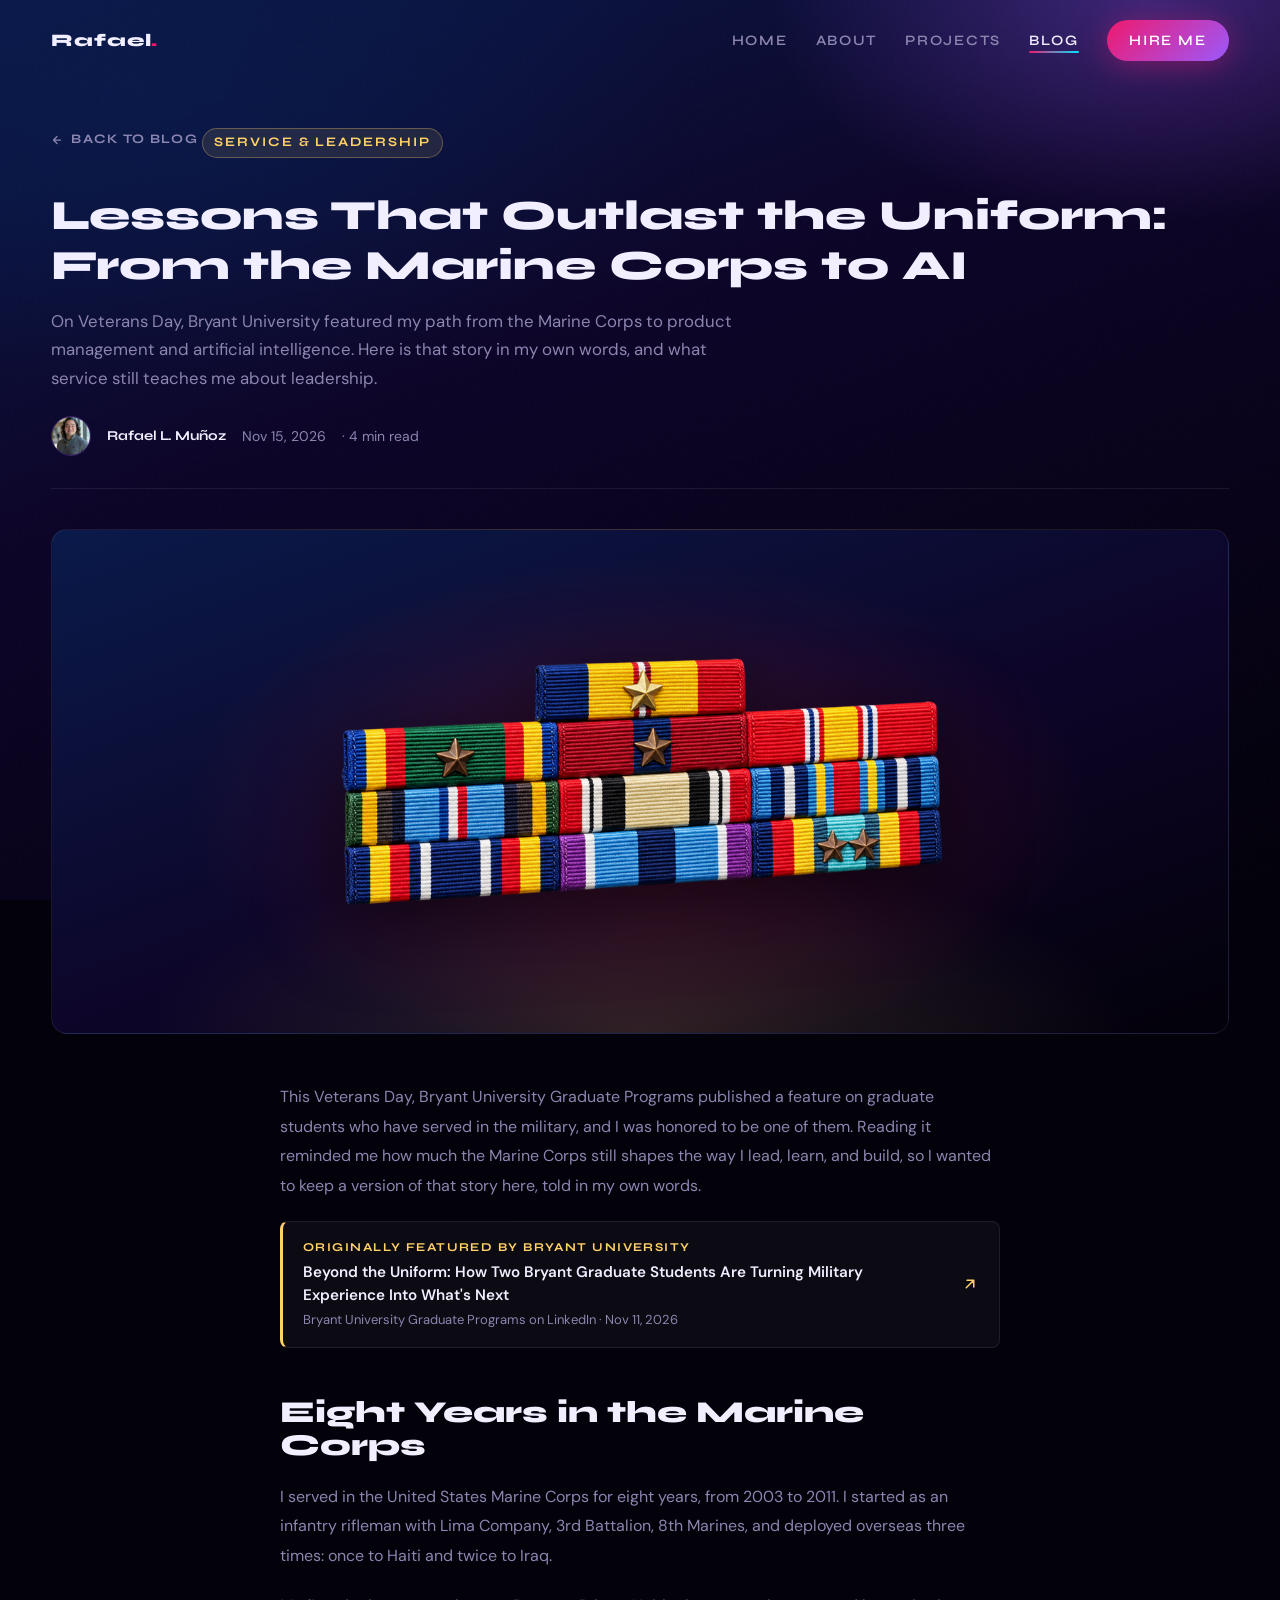
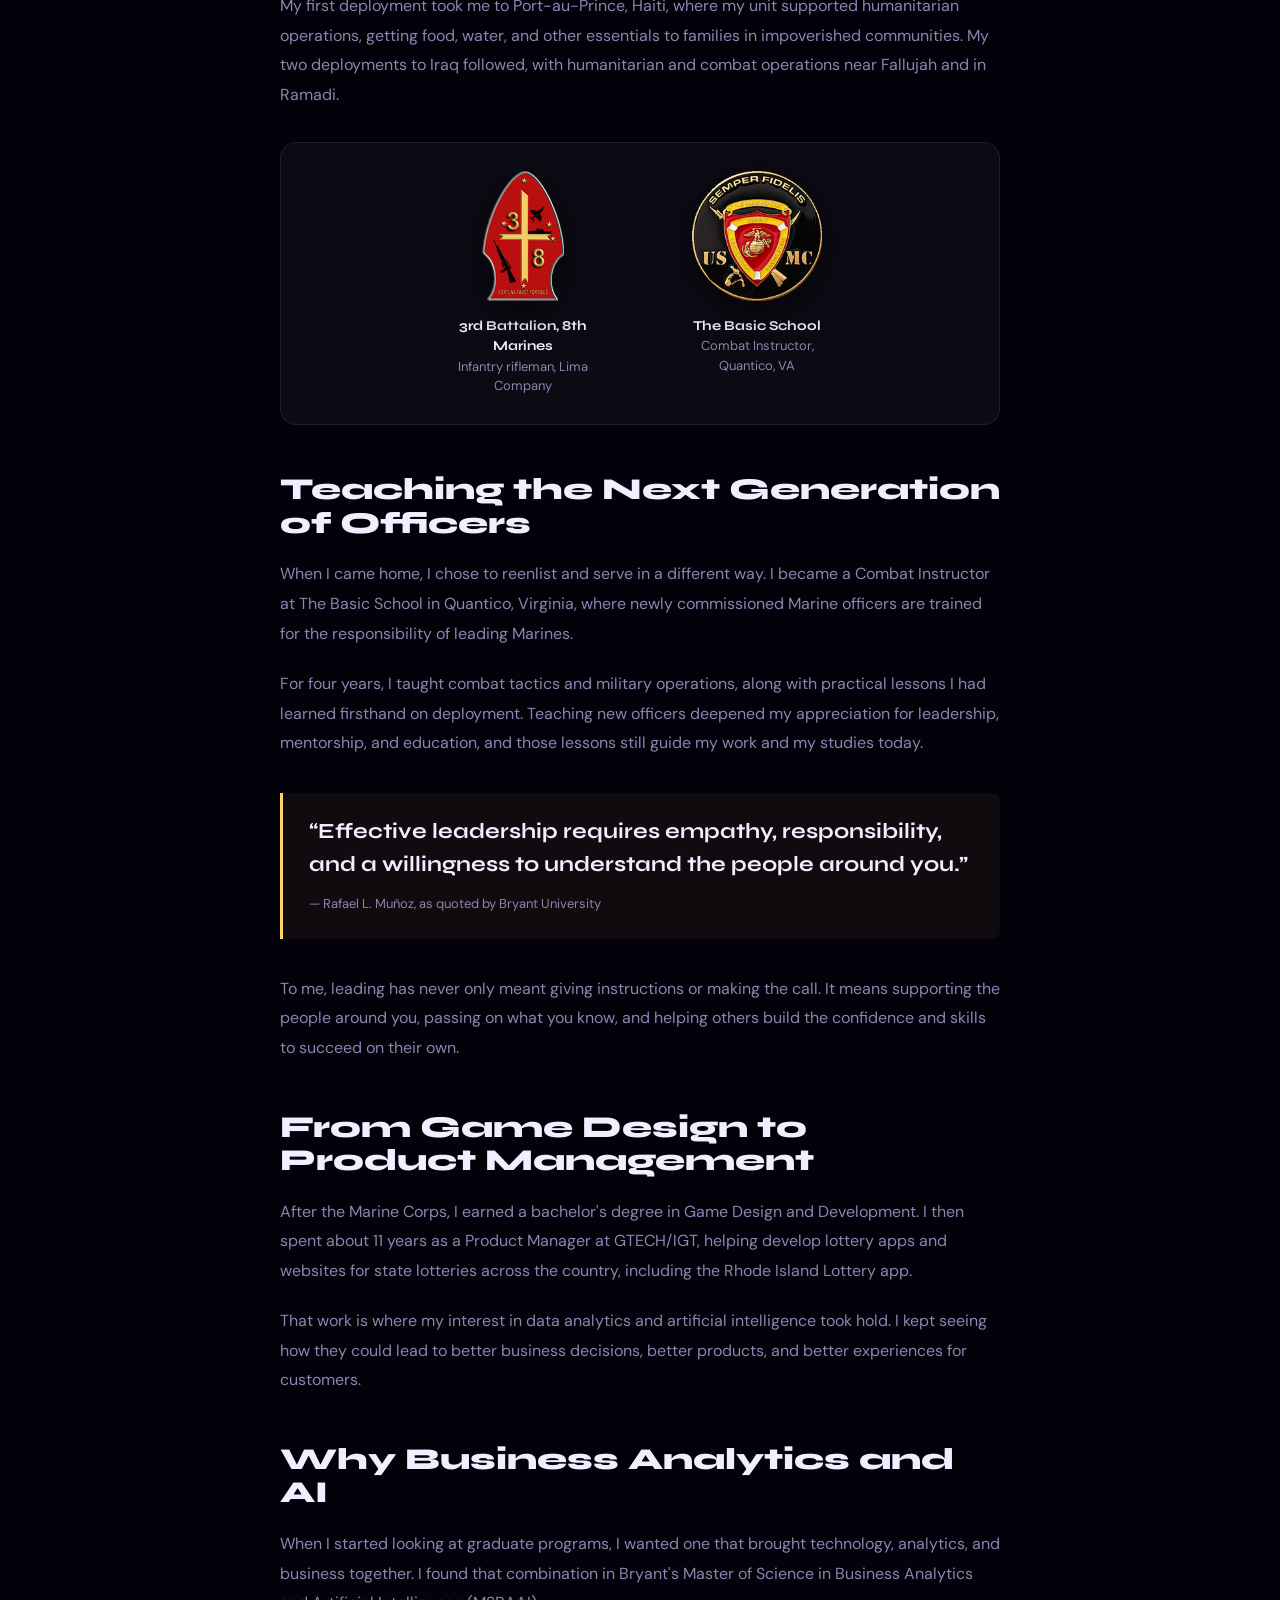
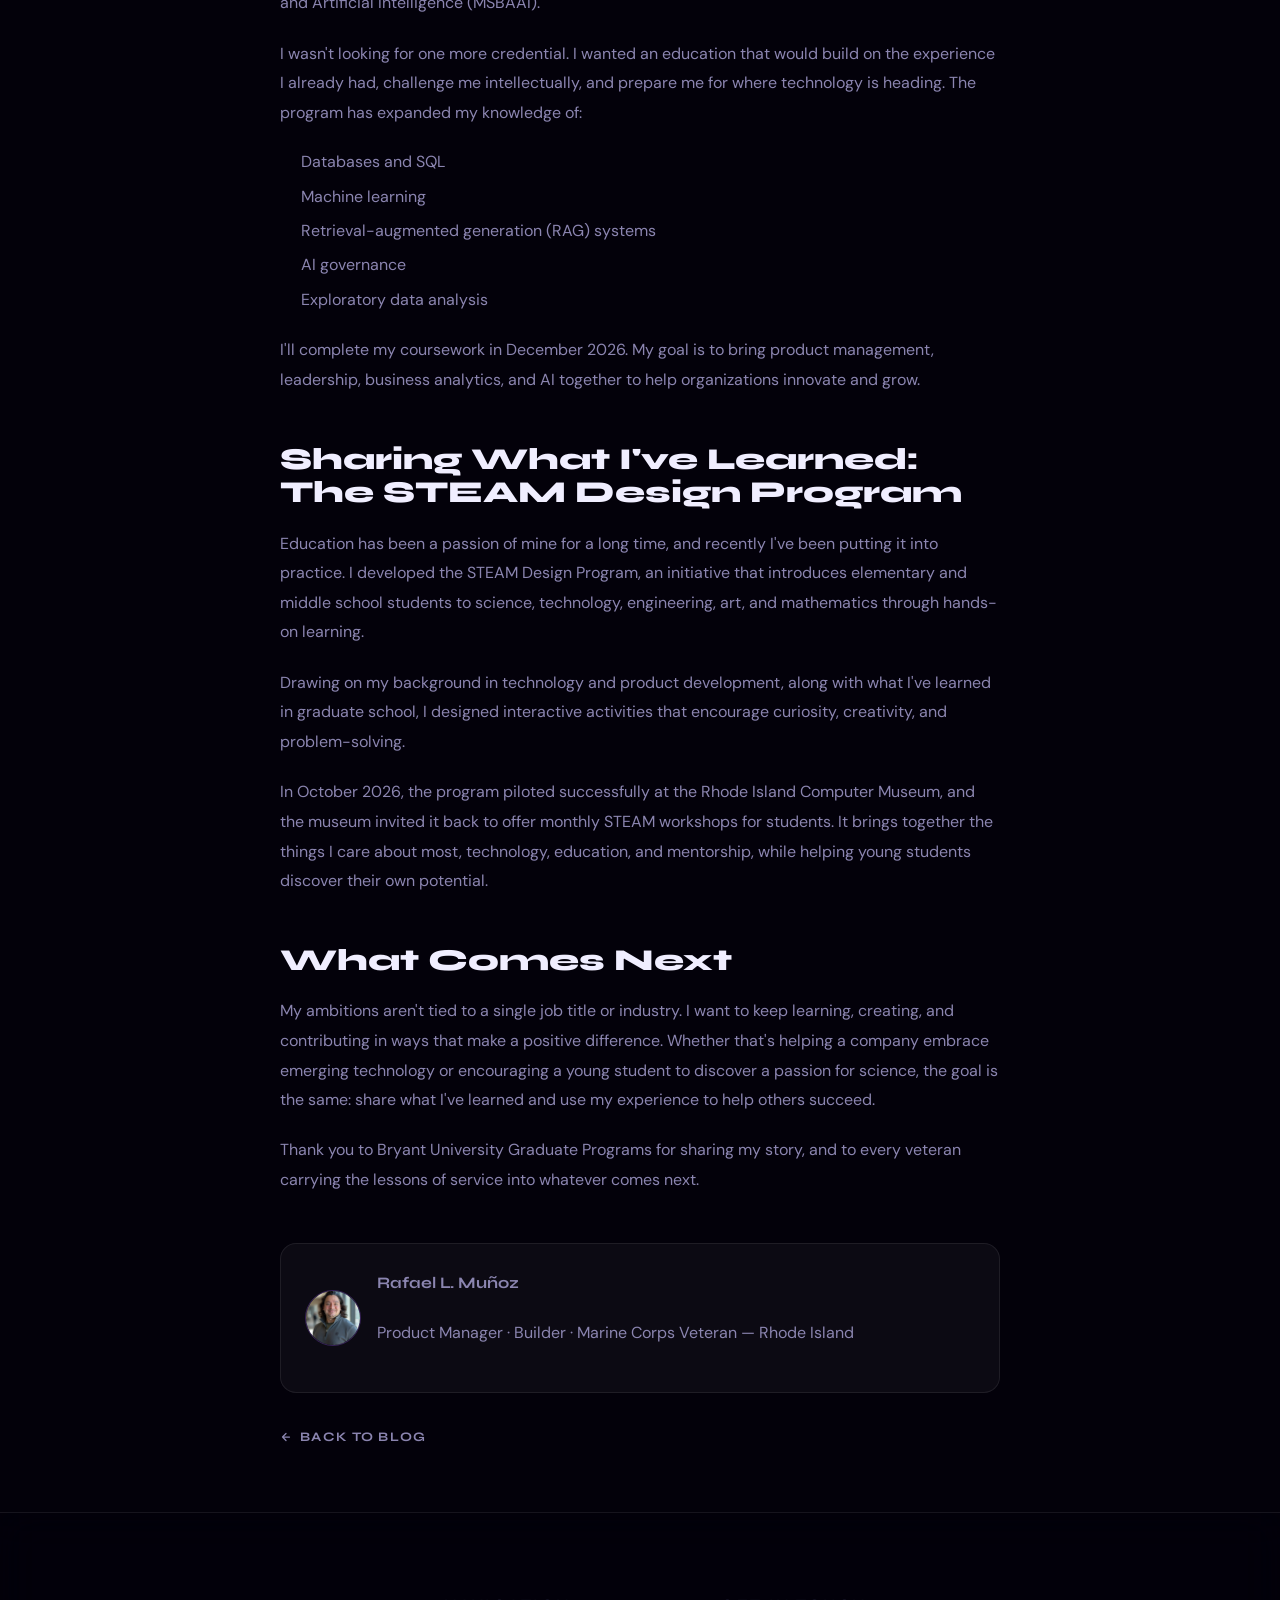
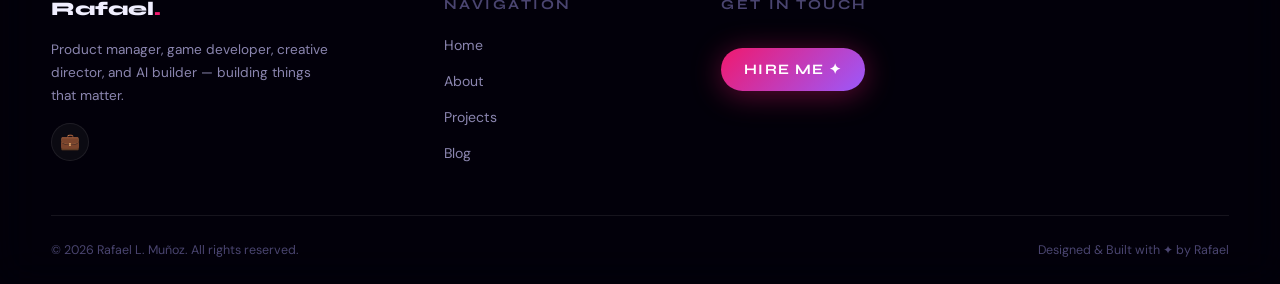
<file: blog-marine-corps-to-ai.html>
<!DOCTYPE html>
<html lang="en">
<head>
  <meta charset="UTF-8" />
  <meta name="viewport" content="width=device-width, initial-scale=1.0" />
  <title>Lessons That Outlast the Uniform — Rafael L. Muñoz</title>
  <meta name="description" content="On Veterans Day 2026, Bryant University featured my path from the Marine Corps to product management and AI. Here is that story in my own words." />
  <link rel="preconnect" href="https://fonts.googleapis.com" />
  <link rel="preconnect" href="https://fonts.gstatic.com" crossorigin />
  <link rel="stylesheet" href="styles.css?v=20261115" />
  <style>
    /* ── Article shell (same as the other posts) ──────────── */
    .article-hero { padding-top: 8rem; }
    .back-link {
      display: inline-flex; align-items: center; gap: .5rem;
      font-family: var(--font-display); font-size: .8125rem; font-weight: 700;
      letter-spacing: .1em; text-transform: uppercase; color: var(--text-muted);
      transition: color var(--transition), gap var(--transition);
      margin-bottom: 1.5rem;
    }
    .back-link:hover { color: var(--accent-cyan); gap: .7rem; }
    .post-cat {
      display: inline-block; font-family: var(--font-display); font-size: .8125rem;
      font-weight: 700; letter-spacing: .15em; text-transform: uppercase;
      padding: .2rem .7rem; border-radius: var(--radius-xl);
      background: rgba(255,209,102,.1); color: var(--accent-gold);
      border: 1px solid rgba(255,209,102,.3);
    }
    .article-title {
      font-size: clamp(1.8rem, 3.4vw, 2.6rem); font-weight: 800; line-height: 1.2;
      max-width: 1150px; margin: 1rem 0 1rem;
    }
    .article-subtitle {
      font-size: 1.05rem; color: var(--text-muted); line-height: 1.7;
      max-width: 700px; margin: 0 0 1.5rem;
    }
    .article-meta {
      display: flex; align-items: center; gap: 1rem; flex-wrap: wrap;
      padding-bottom: 2rem; border-bottom: 1px solid var(--card-border);
      margin-bottom: 2.5rem;
    }
    .article-author-img { width: 40px; height: 40px; border-radius: 50%; overflow: hidden; border: 1px solid rgba(155,89,252,.3); flex-shrink: 0; }
    .article-author-img img { width: 100%; height: 100%; object-fit: cover; }
    .article-author-name { font-family: var(--font-display); font-size: .85rem; font-weight: 700; }
    .article-date, .article-read { font-size: .875rem; color: var(--text-muted); }

    /* ── Hero: Rafael's own ribbon rack on a dark panel (no stock
       photo). The same panel is reused as the card thumbnail on
       blog.html, so keep the two in sync if this changes. ── */
    .service-hero {
      position: relative; aspect-ratio: 21 / 9;
      display: flex; align-items: center; justify-content: center;
      border-radius: var(--radius-md); overflow: hidden;
      border: 1px solid var(--card-border); margin-bottom: 3rem;
      background:
        radial-gradient(ellipse 55% 70% at 50% 55%, rgba(204,32,48,.28) 0%, transparent 70%),
        radial-gradient(ellipse 60% 50% at 50% 100%, rgba(255,209,102,.14) 0%, transparent 70%),
        linear-gradient(160deg, #0a1a4a 0%, #0d0528 55%, #03010a 100%);
    }
    .service-hero img {
      width: min(62%, 640px); height: auto;
      filter: drop-shadow(0 18px 40px rgba(0,0,0,.6));
    }

    /* ── Prose ────────────────────────────────────────────── */
    .prose-container { width: min(720px, 92vw); margin-inline: auto; }
    .prose p {
      font-size: 1rem; color: var(--text-muted); line-height: 1.85;
      margin-bottom: 1.3rem;
    }
    .prose h2 {
      font-size: clamp(1.4rem, 3vw, 1.9rem); font-weight: 800;
      color: var(--text-primary); margin: 3rem 0 1.2rem;
    }
    .prose strong { color: var(--text-primary); }
    .prose ul { margin: 0 0 1.3rem 1.3rem; }
    .prose li {
      font-size: 1rem; color: var(--text-muted); line-height: 1.8;
      margin-bottom: .35rem;
    }
    .prose li::marker { color: var(--accent-gold); }

    /* ── Link to the original Bryant feature ─────────────── */
    .source-callout {
      display: flex; align-items: center; gap: 1rem;
      background: var(--card-bg); border: 1px solid var(--card-border);
      border-left: 3px solid var(--accent-gold);
      border-radius: var(--radius-sm); padding: 1rem 1.25rem;
      margin: 0 0 2rem; transition: border-color var(--transition), background var(--transition);
    }
    .source-callout:hover { border-color: rgba(255,209,102,.45); background: rgba(255,209,102,.04); }
    .source-callout-text { flex: 1; min-width: 0; }
    .source-callout-label {
      display: block; font-family: var(--font-display); font-size: .75rem; font-weight: 700;
      letter-spacing: .12em; text-transform: uppercase; color: var(--accent-gold);
      margin-bottom: .2rem;
    }
    .source-callout-title { display: block; font-size: .95rem; font-weight: 600; color: var(--text-primary); line-height: 1.5; }
    .source-callout-sub { display: block; font-size: .8125rem; color: var(--text-muted); margin-top: .15rem; }
    .source-callout svg { flex-shrink: 0; color: var(--accent-gold); }

    /* ── Unit emblems figure ──────────────────────────────── */
    .emblem-figure {
      display: flex; justify-content: center; gap: clamp(1.5rem, 6vw, 4rem);
      flex-wrap: wrap; background: var(--card-bg); border: 1px solid var(--card-border);
      border-radius: var(--radius-md); padding: 1.8rem 1.5rem; margin: 2rem 0;
    }
    .emblem-figure figure { text-align: center; width: 170px; }
    .emblem-figure img {
      height: 130px; width: auto; margin: 0 auto .9rem;
      filter: drop-shadow(0 8px 20px rgba(0,0,0,.5));
    }
    .emblem-figure figcaption { font-size: .8125rem; color: var(--text-muted); line-height: 1.5; }
    .emblem-figure figcaption strong { display: block; color: var(--text-primary); font-family: var(--font-display); font-size: .85rem; }

    /* ── Pull quote ───────────────────────────────────────── */
    .pull-quote {
      margin: 2.2rem 0; padding: 1.4rem 1.6rem;
      border-left: 3px solid var(--accent-gold);
      background: rgba(255,209,102,.05);
      border-radius: 0 var(--radius-sm) var(--radius-sm) 0;
    }
    .pull-quote p {
      font-family: var(--font-display); font-size: clamp(1.1rem, 2.2vw, 1.35rem);
      font-weight: 700; line-height: 1.5; color: var(--text-primary);
      margin-bottom: .6rem;
    }
    .pull-quote cite { font-style: normal; font-size: .8125rem; color: var(--text-muted); }

    /* ── Author card at end of article ───────────────────── */
    .article-author-card {
      display: flex; align-items: center; gap: 1rem;
      background: var(--card-bg); border: 1px solid var(--card-border);
      border-radius: var(--radius-md); padding: 1.5rem; margin: 3rem 0 2rem;
    }
    .article-author-card img { width: 56px; height: 56px; border-radius: 50%; object-fit: cover; border: 1px solid rgba(155,89,252,.3); flex-shrink: 0; }
    .article-author-card-name { font-family: var(--font-display); font-size: 1rem; font-weight: 700; margin-bottom: .2rem; }
    .article-author-card-role { font-size: .85rem; color: var(--text-muted); }

    @media (max-width: 600px) {
      .service-hero { aspect-ratio: 16 / 10; }
      .service-hero img { width: 82%; }
      .emblem-figure img { height: 110px; }
    }
  </style>
</head>
<body data-nav-page="blog.html">

<!-- ── Shared nav injected by nav.js ── -->
<div id="site-nav"></div>


<!-- ARTICLE -->
<article class="article-hero container" data-reveal>
  <a href="blog.html" class="back-link">
    <svg width="12" height="12" viewBox="0 0 24 24" fill="none" stroke="currentColor" stroke-width="2.5" stroke-linecap="round" stroke-linejoin="round"><path d="M19 12H5M12 19l-7-7 7-7"/></svg>
    Back to Blog
  </a>
  <span class="post-cat">Service &amp; Leadership</span>
  <h1 class="article-title display">Lessons That Outlast the Uniform: From the Marine Corps to AI</h1>
  <p class="article-subtitle">On Veterans Day, Bryant University featured my path from the Marine Corps to product management and artificial intelligence. Here is that story in my own words, and what service still teaches me about leadership.</p>
  <div class="article-meta">
    <div class="article-author-img"><img src="Lee.jpeg" alt="Rafael L. Muñoz" /></div>
    <span class="article-author-name">Rafael L. Muñoz</span>
    <span class="article-date">Nov 15, 2026</span>
    <span class="article-read">· 4 min read</span>
  </div>
  <div class="service-hero">
    <img src="military-ribbons.png" alt="Rafael's U.S. Marine Corps ribbon rack" />
  </div>
</article>

<div class="prose-container prose">

  <p>This Veterans Day, Bryant University Graduate Programs published a feature on graduate students who have served in the military, and I was honored to be one of them. Reading it reminded me how much the Marine Corps still shapes the way I lead, learn, and build, so I wanted to keep a version of that story here, told in my own words.</p>

  <a class="source-callout" href="https://www.linkedin.com/pulse/beyond-uniform-how-two-bryant-graduate-dq0me" target="_blank" rel="noopener">
    <span class="source-callout-text">
      <span class="source-callout-label">Originally featured by Bryant University</span>
      <span class="source-callout-title">Beyond the Uniform: How Two Bryant Graduate Students Are Turning Military Experience Into What's Next</span>
      <span class="source-callout-sub">Bryant University Graduate Programs on LinkedIn · Nov 11, 2026</span>
    </span>
    <svg width="18" height="18" viewBox="0 0 24 24" fill="none" stroke="currentColor" stroke-width="2" stroke-linecap="round" stroke-linejoin="round" aria-hidden="true"><path d="M7 17 17 7M8 7h9v9"/></svg>
  </a>

  <h2>Eight Years in the Marine Corps</h2>

  <p>I served in the United States Marine Corps for eight years, from 2003 to 2011. I started as an infantry rifleman with Lima Company, 3rd Battalion, 8th Marines, and deployed overseas three times: once to Haiti and twice to Iraq.</p>

  <p>My first deployment took me to Port-au-Prince, Haiti, where my unit supported humanitarian operations, getting food, water, and other essentials to families in impoverished communities. My two deployments to Iraq followed, with humanitarian and combat operations near Fallujah and in Ramadi.</p>

  <div class="emblem-figure" data-reveal>
    <figure>
      <img src="emblem-3-8-marines.png" alt="3rd Battalion, 8th Marines emblem" loading="lazy" />
      <figcaption><strong>3rd Battalion, 8th Marines</strong>Infantry rifleman, Lima Company</figcaption>
    </figure>
    <figure>
      <img src="usmc-tbs-badge.png" alt="The Basic School emblem" loading="lazy" />
      <figcaption><strong>The Basic School</strong>Combat Instructor, Quantico, VA</figcaption>
    </figure>
  </div>

  <h2>Teaching the Next Generation of Officers</h2>

  <p>When I came home, I chose to reenlist and serve in a different way. I became a Combat Instructor at The Basic School in Quantico, Virginia, where newly commissioned Marine officers are trained for the responsibility of leading Marines.</p>

  <p>For four years, I taught combat tactics and military operations, along with practical lessons I had learned firsthand on deployment. Teaching new officers deepened my appreciation for leadership, mentorship, and education, and those lessons still guide my work and my studies today.</p>

  <blockquote class="pull-quote">
    <p>“Effective leadership requires empathy, responsibility, and a willingness to understand the people around you.”</p>
    <cite>— Rafael L. Muñoz, as quoted by Bryant University</cite>
  </blockquote>

  <p>To me, leading has never only meant giving instructions or making the call. It means supporting the people around you, passing on what you know, and helping others build the confidence and skills to succeed on their own.</p>

  <h2>From Game Design to Product Management</h2>

  <p>After the Marine Corps, I earned a bachelor's degree in Game Design and Development. I then spent about 11 years as a Product Manager at GTECH/IGT, helping develop lottery apps and websites for state lotteries across the country, including the Rhode Island Lottery app.</p>

  <p>That work is where my interest in data analytics and artificial intelligence took hold. I kept seeing how they could lead to better business decisions, better products, and better experiences for customers.</p>

  <h2>Why Business Analytics and AI</h2>

  <p>When I started looking at graduate programs, I wanted one that brought technology, analytics, and business together. I found that combination in Bryant's Master of Science in Business Analytics and Artificial Intelligence (MSBAAI).</p>

  <p>I wasn't looking for one more credential. I wanted an education that would build on the experience I already had, challenge me intellectually, and prepare me for where technology is heading. The program has expanded my knowledge of:</p>

  <ul>
    <li>Databases and SQL</li>
    <li>Machine learning</li>
    <li>Retrieval-augmented generation (RAG) systems</li>
    <li>AI governance</li>
    <li>Exploratory data analysis</li>
  </ul>

  <p>I'll complete my coursework in December 2026. My goal is to bring product management, leadership, business analytics, and AI together to help organizations innovate and grow.</p>

  <h2>Sharing What I've Learned: The STEAM Design Program</h2>

  <p>Education has been a passion of mine for a long time, and recently I've been putting it into practice. I developed the STEAM Design Program, an initiative that introduces elementary and middle school students to science, technology, engineering, art, and mathematics through hands-on learning.</p>

  <p>Drawing on my background in technology and product development, along with what I've learned in graduate school, I designed interactive activities that encourage curiosity, creativity, and problem-solving.</p>

  <p>In October 2026, the program piloted successfully at the Rhode Island Computer Museum, and the museum invited it back to offer monthly STEAM workshops for students. It brings together the things I care about most, technology, education, and mentorship, while helping young students discover their own potential.</p>

  <h2>What Comes Next</h2>

  <p>My ambitions aren't tied to a single job title or industry. I want to keep learning, creating, and contributing in ways that make a positive difference. Whether that's helping a company embrace emerging technology or encouraging a young student to discover a passion for science, the goal is the same: share what I've learned and use my experience to help others succeed.</p>

  <p>Thank you to Bryant University Graduate Programs for sharing my story, and to every veteran carrying the lessons of service into whatever comes next.</p>

  <div class="article-author-card" data-reveal>
    <img src="Lee.jpeg" alt="Rafael L. Muñoz" />
    <div>
      <p class="article-author-card-name">Rafael L. Muñoz</p>
      <p class="article-author-card-role">Product Manager · Builder · Marine Corps Veteran — Rhode Island</p>
    </div>
  </div>

  <a href="blog.html" class="back-link" style="margin-bottom:4rem;">
    <svg width="12" height="12" viewBox="0 0 24 24" fill="none" stroke="currentColor" stroke-width="2.5" stroke-linecap="round" stroke-linejoin="round"><path d="M19 12H5M12 19l-7-7 7-7"/></svg>
    Back to Blog
  </a>

</div>


<!-- ── Shared footer injected by nav.js ── -->
<div id="site-footer"></div>


<script src="nav.js?v=20261115"></script>
</body>
</html>
</file>
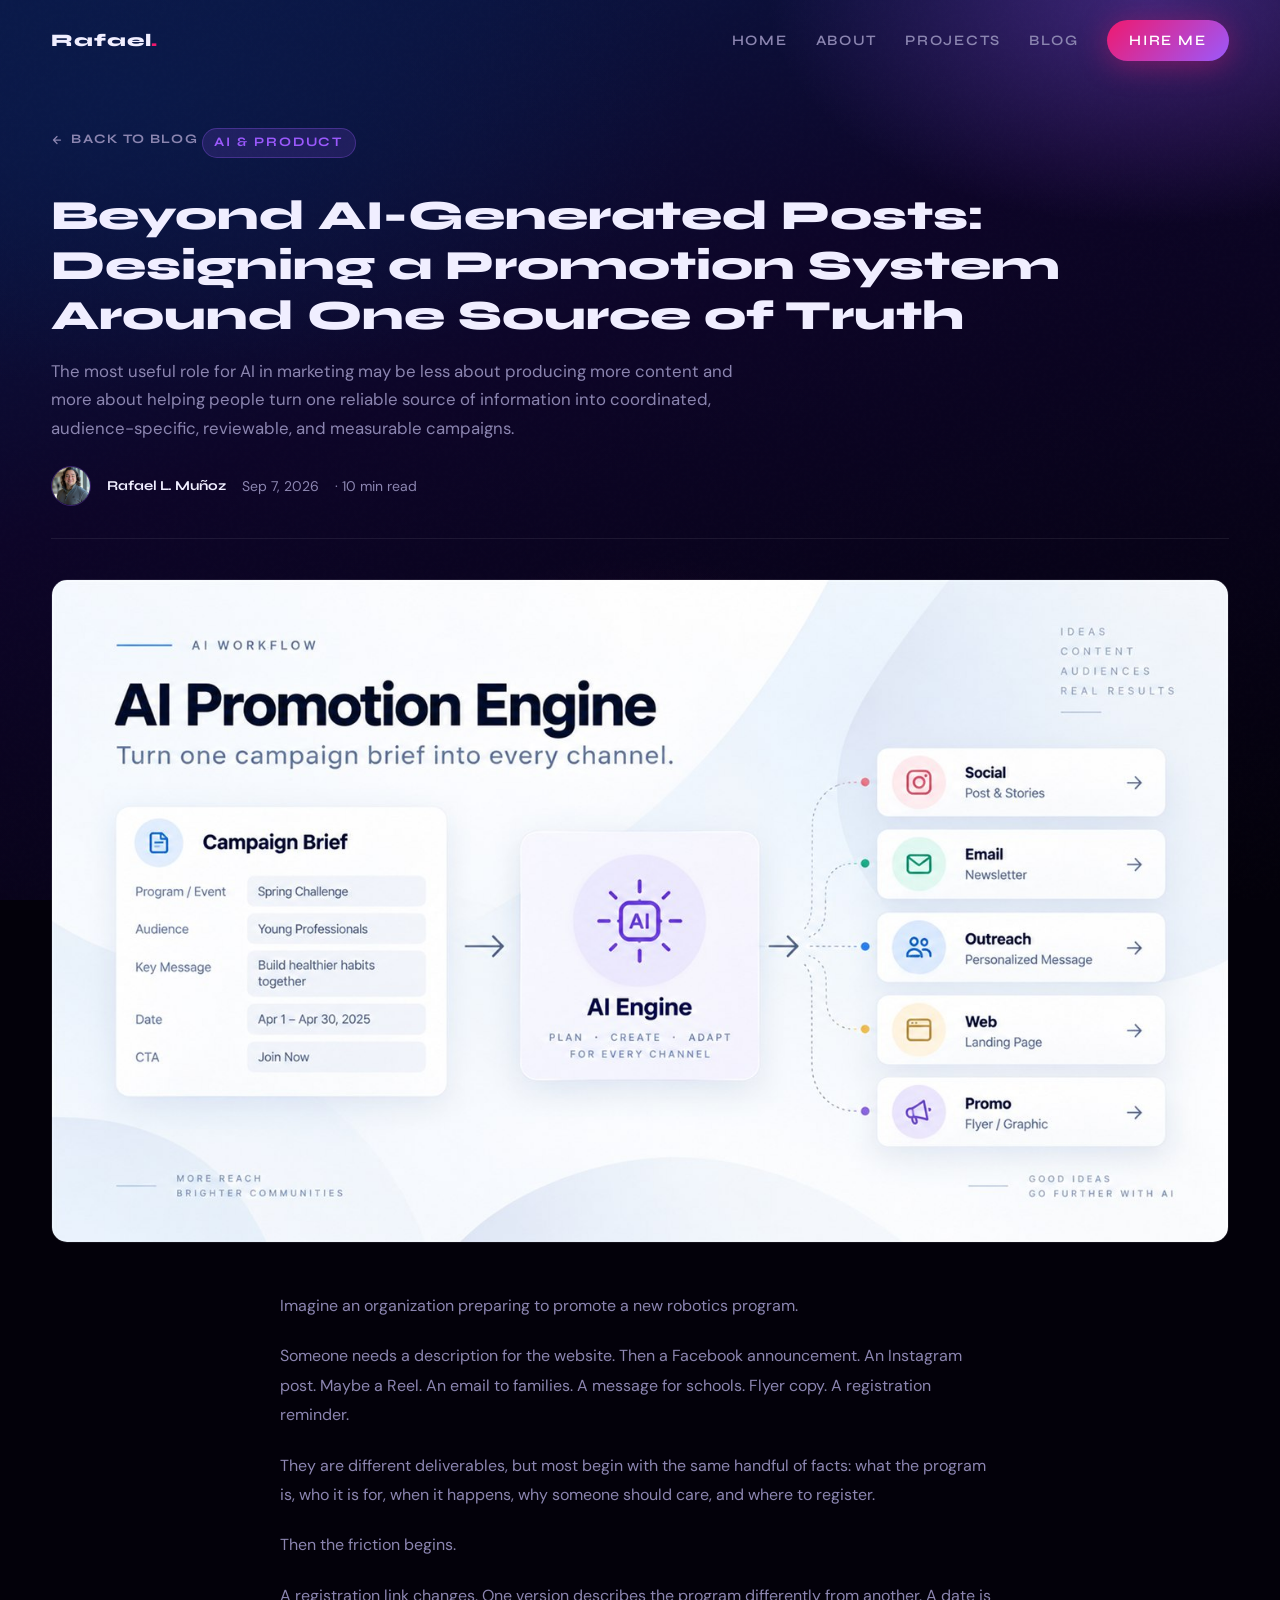
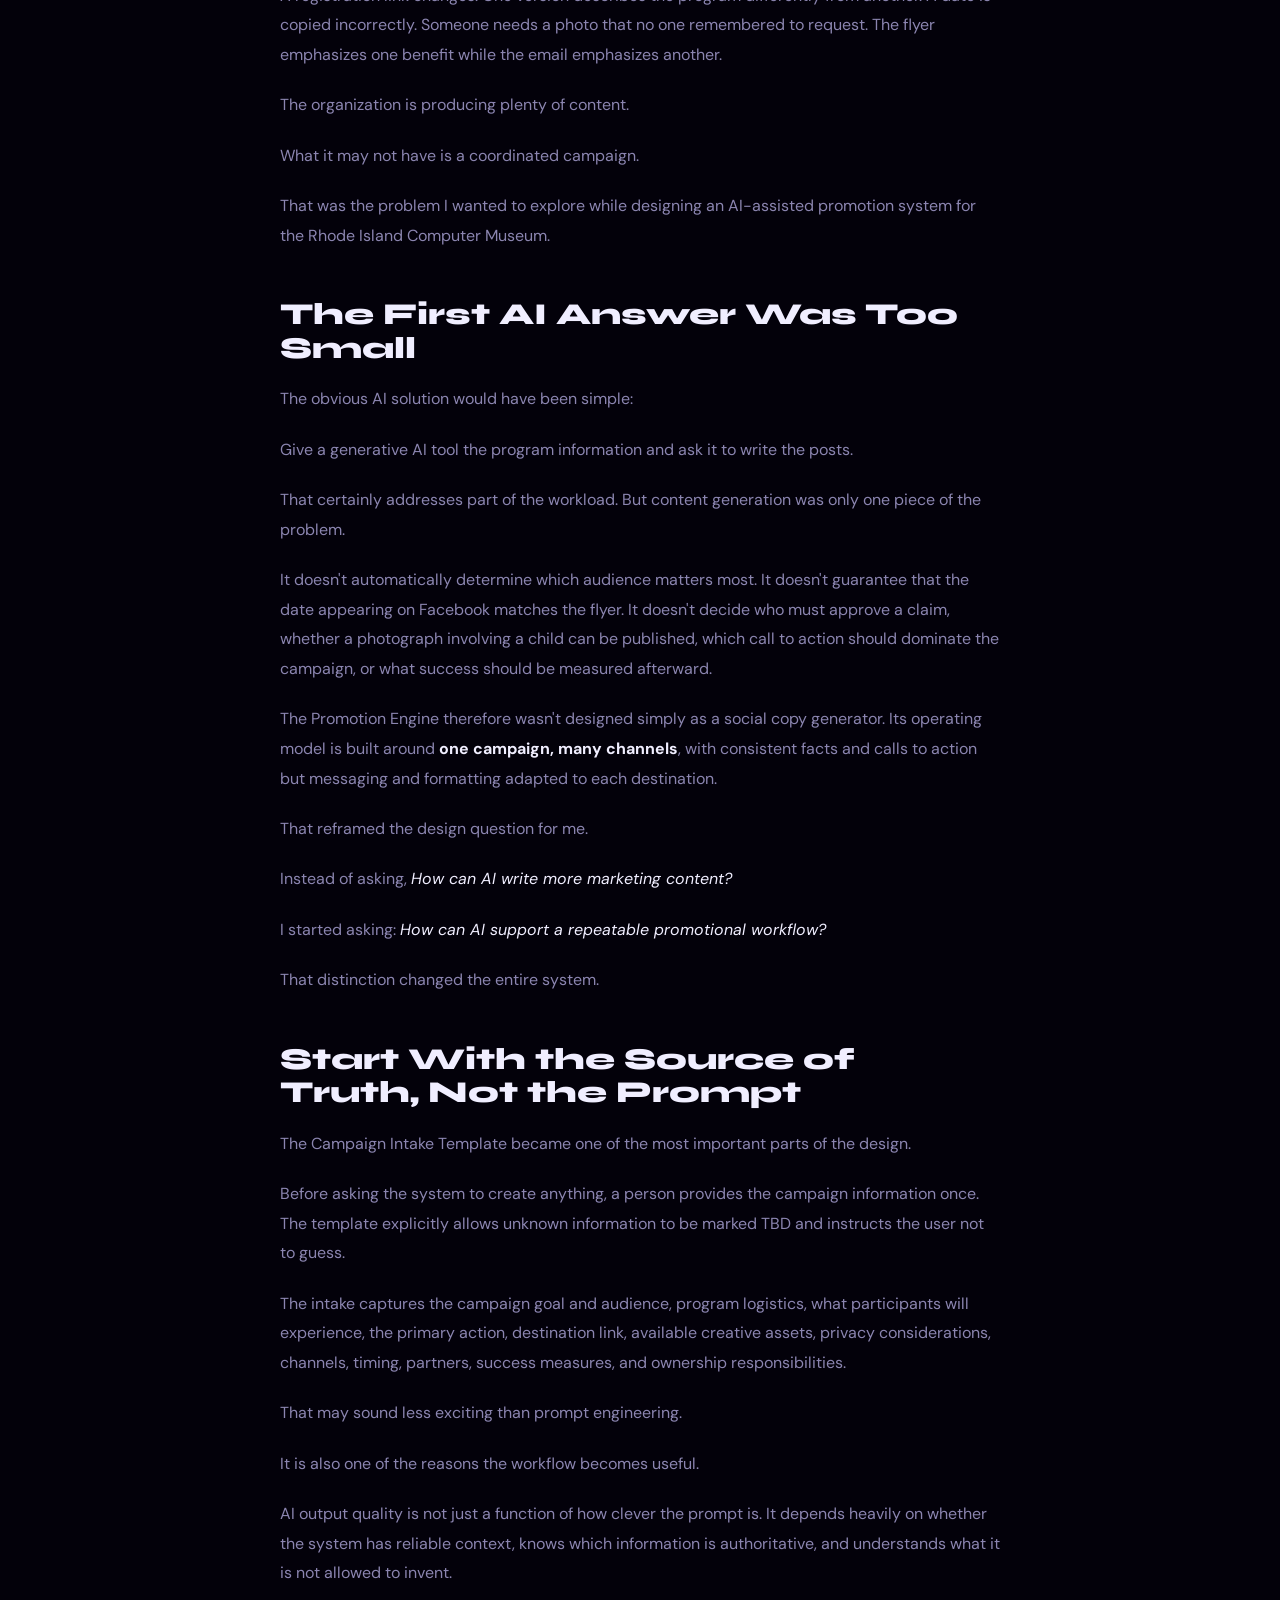
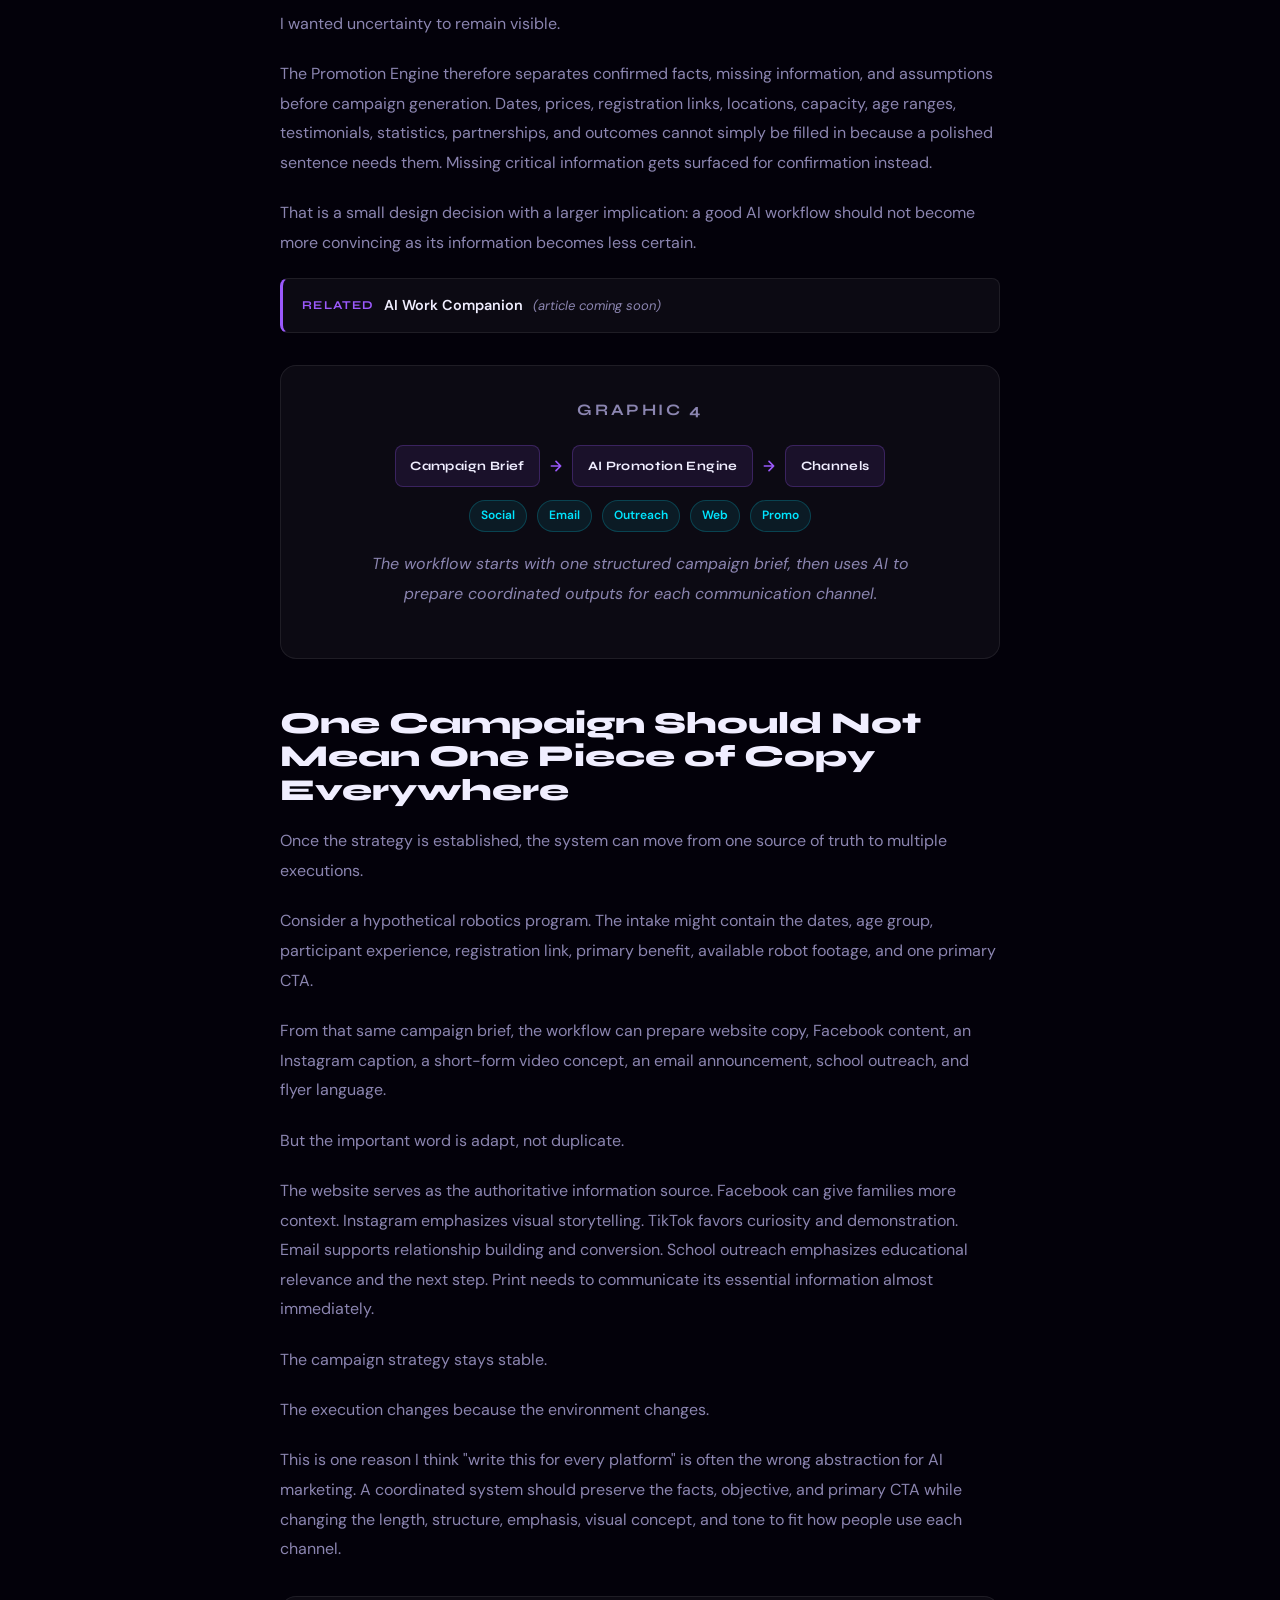
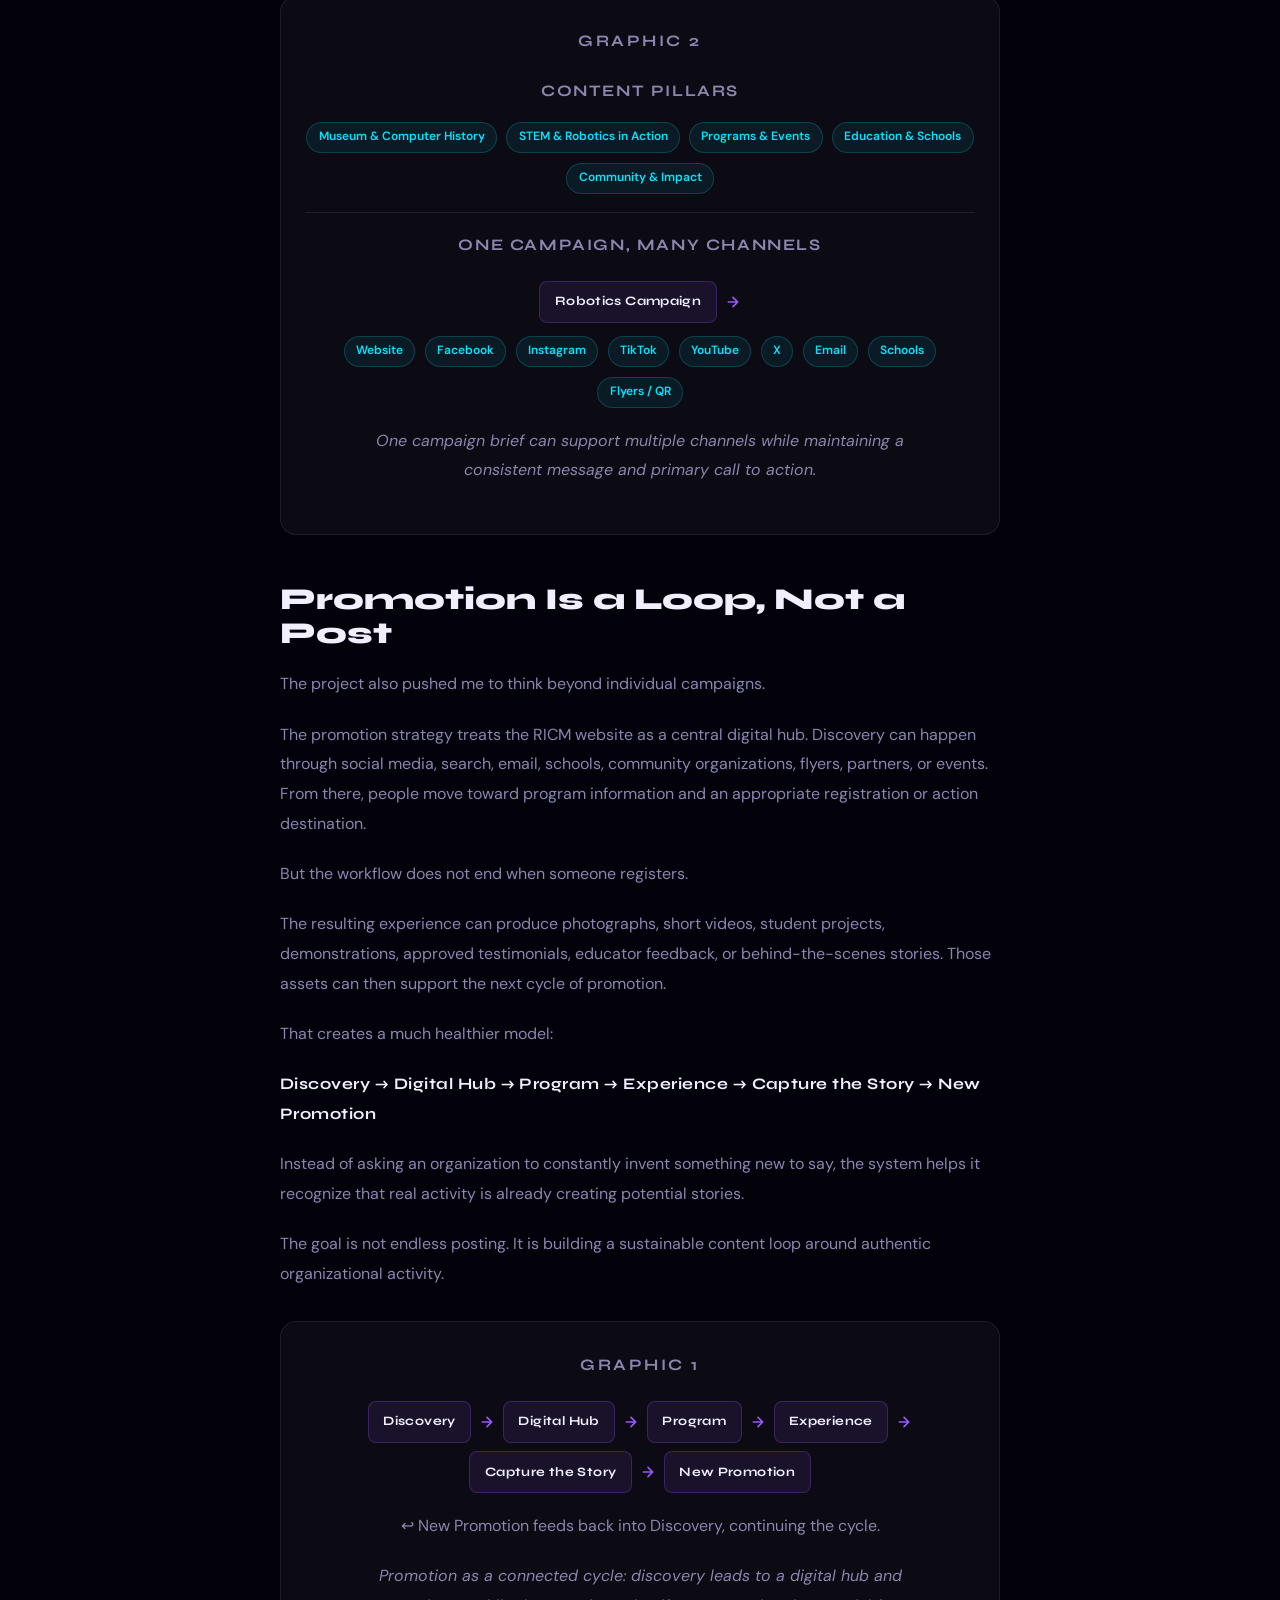
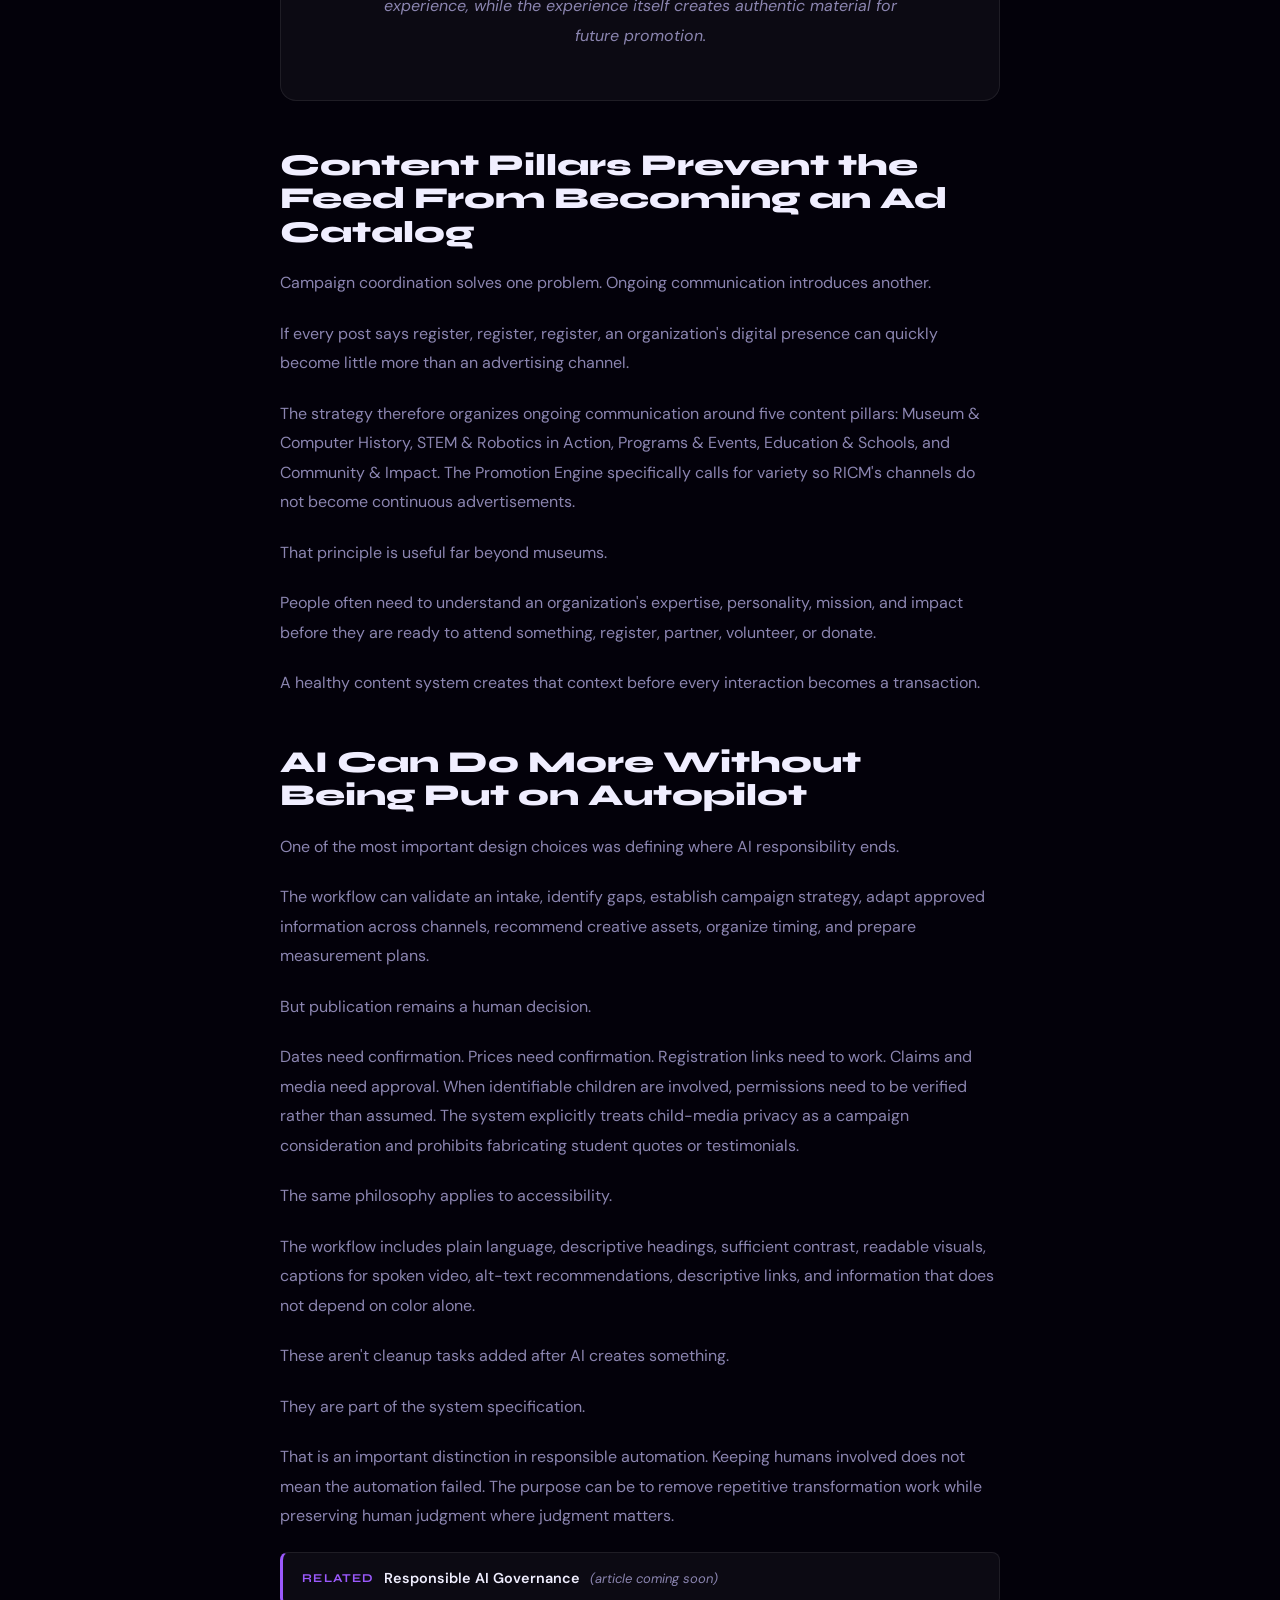
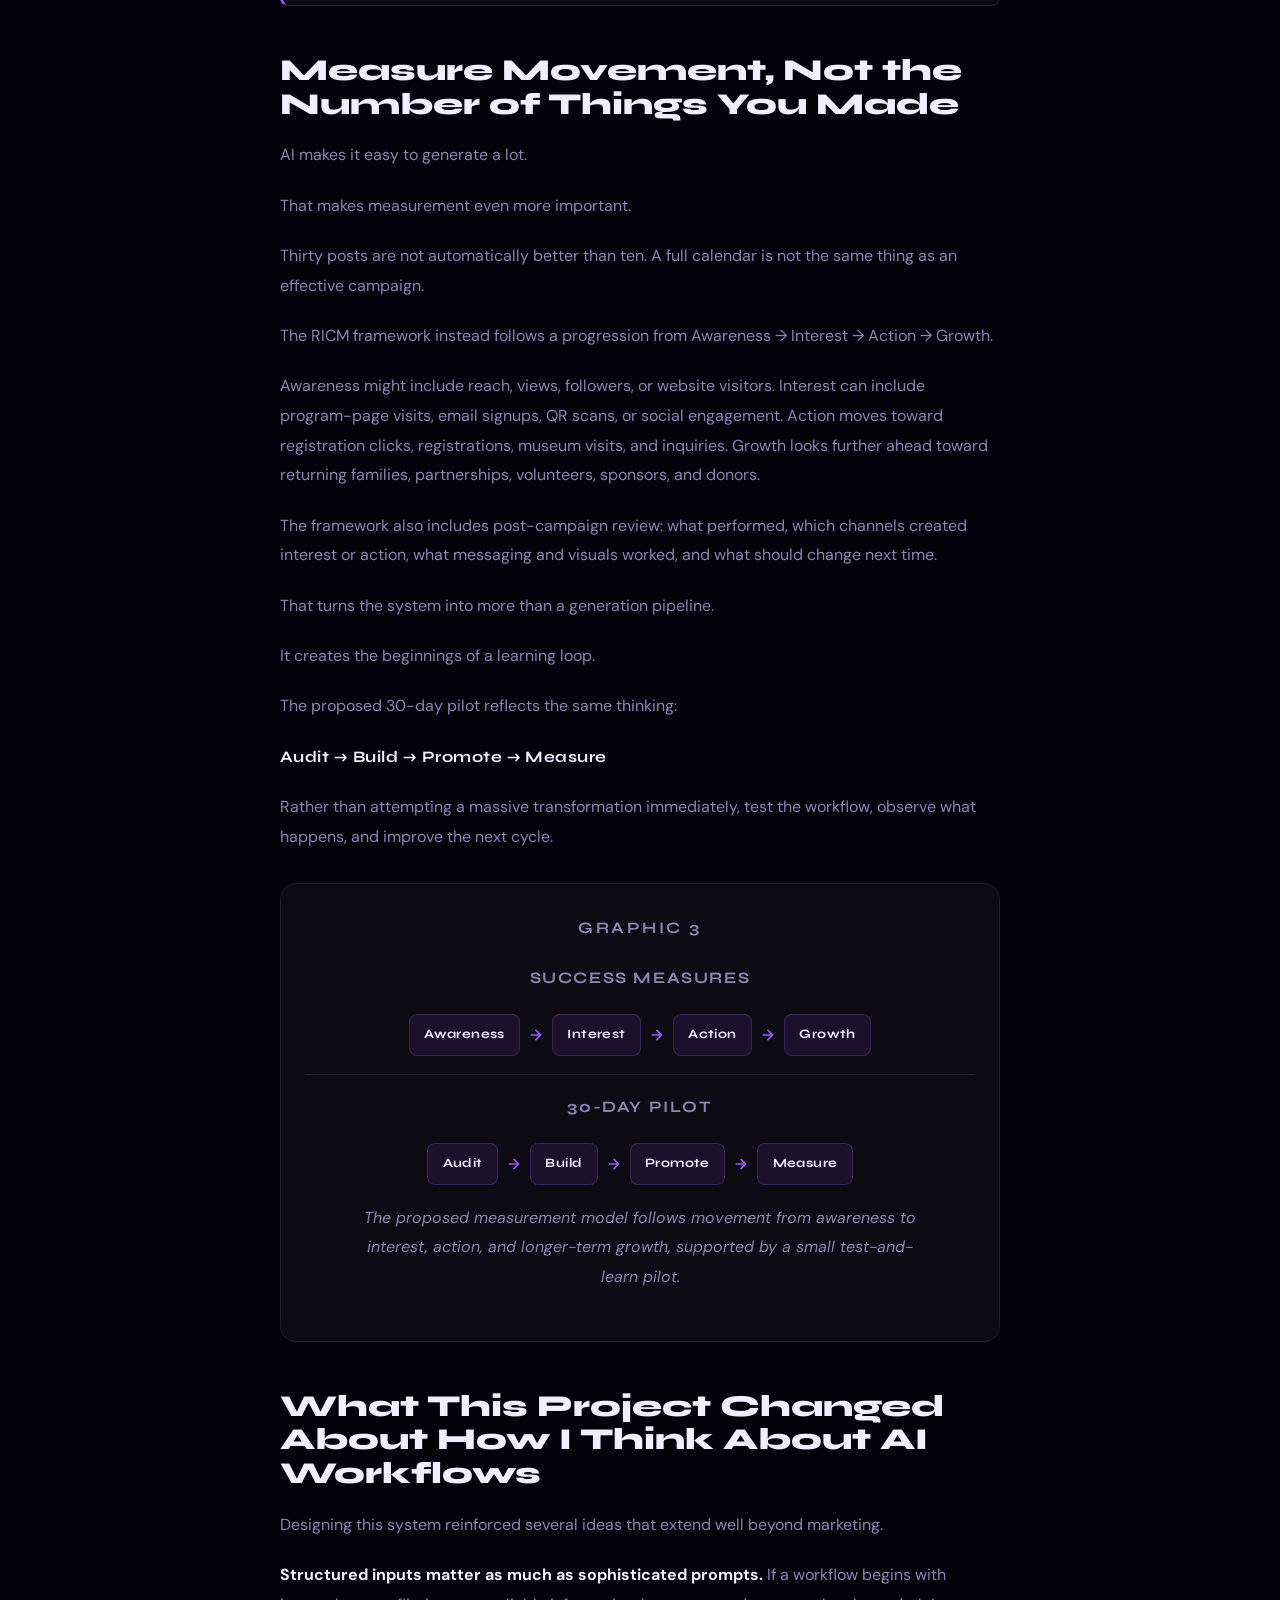
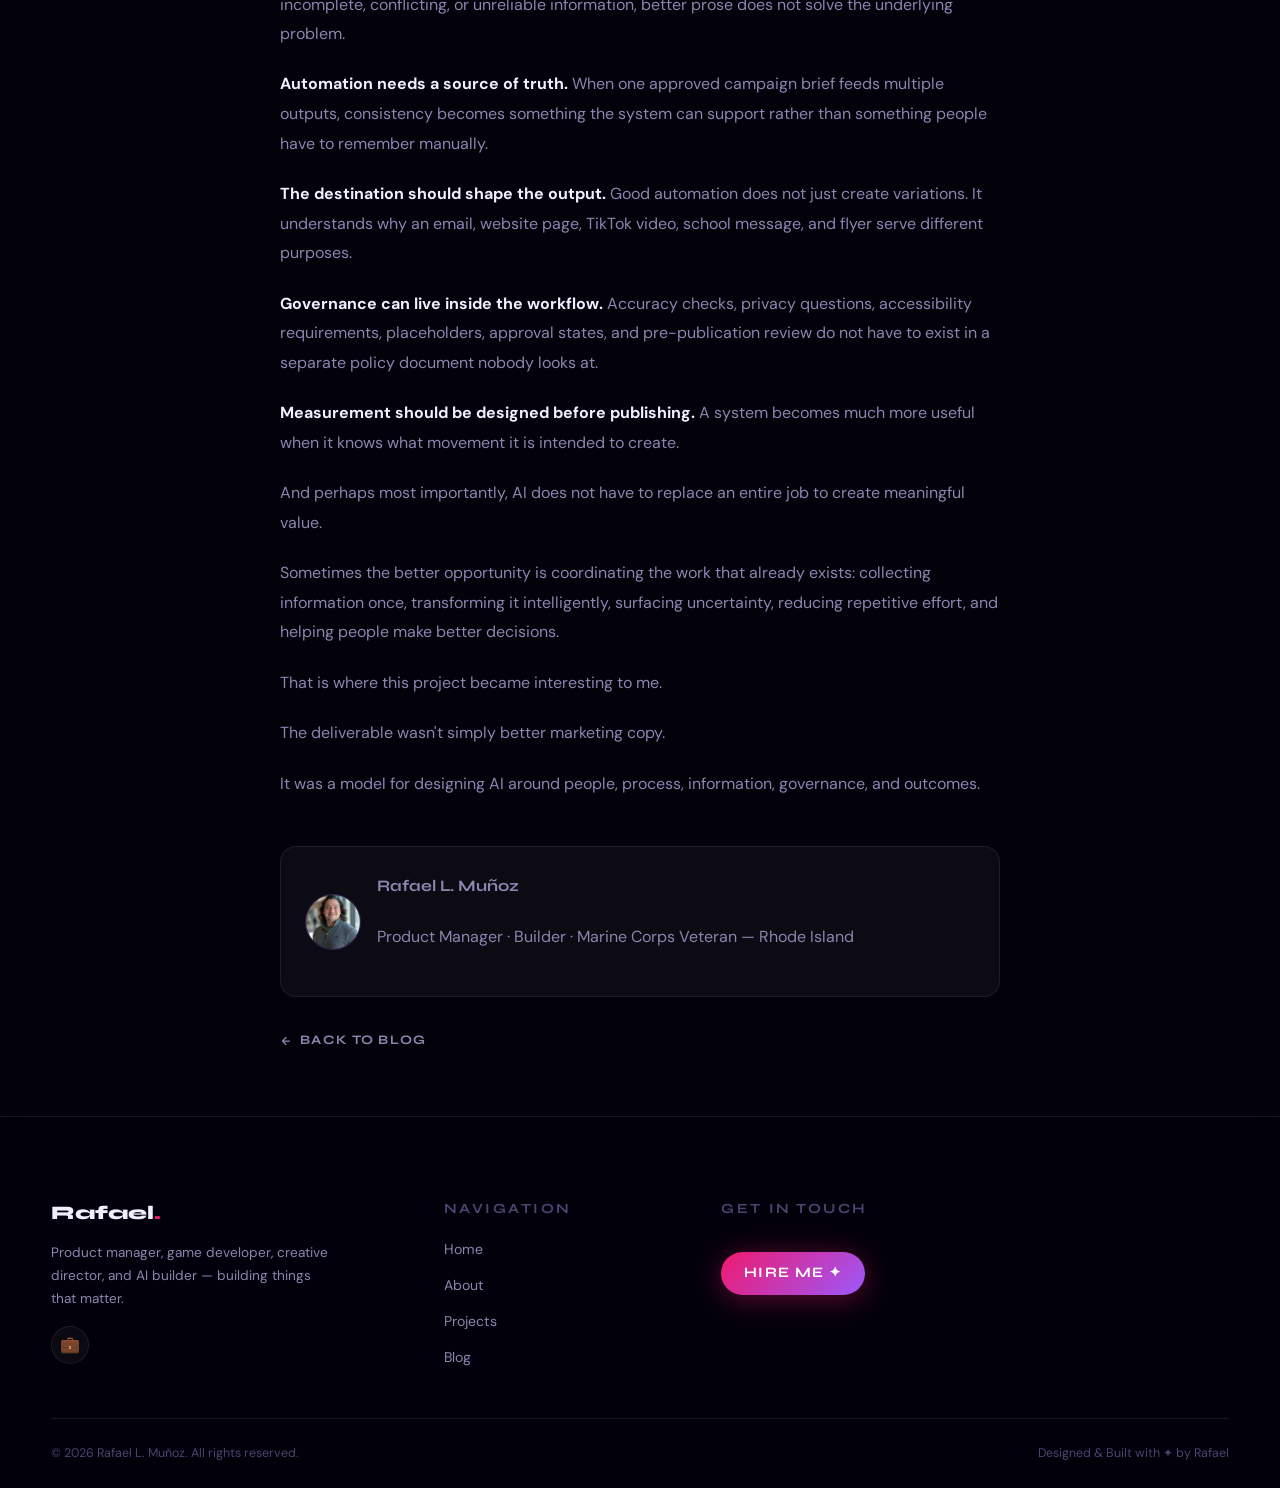
<file: blog-promotion-system.html>
<!DOCTYPE html>
<html lang="en">
<head>
  <meta charset="UTF-8" />
  <meta name="viewport" content="width=device-width, initial-scale=1.0" />
  <title>Beyond AI-Generated Posts — Rafael L. Muñoz</title>
  <meta name="description" content="The most useful role for AI in marketing may be less about producing more content and more about helping people turn one reliable source of information into coordinated, audience-specific, reviewable, and measurable campaigns." />
  <link rel="preconnect" href="https://fonts.googleapis.com" />
  <link rel="preconnect" href="https://fonts.gstatic.com" crossorigin />
  <link rel="stylesheet" href="styles.css?v=20261115" />
  <style>
    /* ── Article shell ────────────────────────────────────── */
    .article-hero { padding-top: 8rem; }
    .back-link {
      display: inline-flex; align-items: center; gap: .5rem;
      font-family: var(--font-display); font-size: .8125rem; font-weight: 700;
      letter-spacing: .1em; text-transform: uppercase; color: var(--text-muted);
      transition: color var(--transition), gap var(--transition);
      margin-bottom: 1.5rem;
    }
    .back-link:hover { color: var(--accent-cyan); gap: .7rem; }
    .article-title {
      font-size: clamp(1.8rem, 3.4vw, 2.6rem); font-weight: 800; line-height: 1.2;
      max-width: 1150px; margin: 1rem 0 1rem;
    }
    .article-subtitle {
      font-size: 1.05rem; color: var(--text-muted); line-height: 1.7;
      max-width: 700px; margin: 0 0 1.5rem;
    }
    .article-meta {
      display: flex; align-items: center; gap: 1rem; flex-wrap: wrap;
      padding-bottom: 2rem; border-bottom: 1px solid var(--card-border);
      margin-bottom: 2.5rem;
    }
    .article-author-img { width: 40px; height: 40px; border-radius: 50%; overflow: hidden; border: 1px solid rgba(155,89,252,.3); flex-shrink: 0; }
    .article-author-img img { width: 100%; height: 100%; object-fit: cover; }
    .article-author-name { font-family: var(--font-display); font-size: .85rem; font-weight: 700; }
    .article-date, .article-read { font-size: .875rem; color: var(--text-muted); }
    .article-hero-thumb {
      border-radius: var(--radius-md); overflow: hidden;
      margin-bottom: 3rem; border: 1px solid var(--card-border);
    }
    .article-hero-thumb img { width: 100%; height: auto; display: block; }

    /* ── Prose ────────────────────────────────────────────── */
    .prose-container { width: min(720px, 92vw); margin-inline: auto; }
    .prose p {
      font-size: 1rem; color: var(--text-muted); line-height: 1.85;
      margin-bottom: 1.3rem;
    }
    .prose h2 {
      font-size: clamp(1.4rem, 3vw, 1.9rem); font-weight: 800;
      color: var(--text-primary); margin: 3rem 0 1.2rem;
    }
    .prose strong { color: var(--text-primary); }
    .prose em { color: var(--text-primary); }

    /* ── Inline "related article" placeholder ─────────────── */
    .related-callout {
      display: flex; align-items: center; gap: .6rem; flex-wrap: wrap;
      background: var(--card-bg); border: 1px solid var(--card-border);
      border-left: 3px solid var(--accent-violet);
      border-radius: var(--radius-sm); padding: .9rem 1.2rem;
      margin: 0 0 1.6rem;
    }
    .related-callout-label {
      font-family: var(--font-display); font-size: .75rem; font-weight: 700;
      letter-spacing: .1em; text-transform: uppercase; color: var(--accent-violet);
    }
    .related-callout-title { font-size: .9rem; color: var(--text-primary); font-weight: 600; }
    .related-callout-soon { font-size: .8125rem; color: var(--text-muted); font-style: italic; }

    /* ── Visual placeholder diagrams ──────────────────────── */
    .article-visual {
      background: var(--card-bg); border: 1px solid var(--card-border);
      border-radius: var(--radius-md); padding: 1.8rem 1.5rem;
      margin: 2rem 0; text-align: center;
    }
    .article-visual-label {
      font-family: var(--font-display); font-size: .7rem; font-weight: 700;
      letter-spacing: .16em; text-transform: uppercase; color: var(--text-dim);
      margin-bottom: 1.1rem;
    }
    .article-visual img { width: 100%; border-radius: var(--radius-sm); margin-bottom: 1rem; }
    .article-visual-flow {
      display: flex; align-items: center; justify-content: center;
      flex-wrap: wrap; gap: .5rem; margin-bottom: 1.1rem;
    }
    .flow-step {
      font-family: var(--font-display); font-size: .8rem; font-weight: 700;
      letter-spacing: .03em; color: var(--text-primary);
      background: rgba(155,89,252,.1); border: 1px solid rgba(155,89,252,.25);
      border-radius: var(--radius-sm); padding: .6rem .9rem;
    }
    .flow-arrow { color: var(--accent-violet); flex-shrink: 0; }
    .flow-arrow svg { width: 16px; height: 16px; display: block; }
    .flow-checkpoints {
      display: flex; align-items: center; justify-content: center;
      gap: .6rem; flex-wrap: wrap; margin: -.3rem 0 1.1rem;
    }
    .flow-checkpoint {
      font-size: .75rem; font-weight: 600; color: var(--accent-cyan);
      background: rgba(0,229,255,.08); border: 1px solid rgba(0,229,255,.2);
      border-radius: var(--radius-xl); padding: .3rem .7rem;
    }
    .flow-note { font-size: .8rem; color: var(--text-dim); margin-bottom: 1.1rem; }
    .flow-divider { height: 1px; background: var(--card-border); margin: 1.1rem 0; }
    .flow-sublabel {
      font-family: var(--font-display); font-size: .7rem; font-weight: 700;
      letter-spacing: .1em; text-transform: uppercase; color: var(--text-muted);
      margin-bottom: .8rem;
    }
    .article-visual-caption {
      font-size: .8125rem; color: var(--text-muted); font-style: italic;
      line-height: 1.6; max-width: 560px; margin-inline: auto;
    }

    /* ── Author card at end of article ───────────────────── */
    .article-author-card {
      display: flex; align-items: center; gap: 1rem;
      background: var(--card-bg); border: 1px solid var(--card-border);
      border-radius: var(--radius-md); padding: 1.5rem; margin: 3rem 0 2rem;
    }
    .article-author-card img { width: 56px; height: 56px; border-radius: 50%; object-fit: cover; border: 1px solid rgba(155,89,252,.3); flex-shrink: 0; }
    .article-author-card-name { font-family: var(--font-display); font-size: 1rem; font-weight: 700; margin-bottom: .2rem; }
    .article-author-card-role { font-size: .85rem; color: var(--text-muted); }

    @media (max-width: 700px) {
      .article-visual-flow { flex-direction: column; }
      .flow-arrow svg { transform: rotate(90deg); }
    }
  </style>
</head>
<body>

<!-- ── Shared nav injected by nav.js ── -->
<div id="site-nav"></div>


<!-- ARTICLE -->
<article class="article-hero container" data-reveal>
  <a href="blog.html" class="back-link">
    <svg width="12" height="12" viewBox="0 0 24 24" fill="none" stroke="currentColor" stroke-width="2.5" stroke-linecap="round" stroke-linejoin="round"><path d="M19 12H5M12 19l-7-7 7-7"/></svg>
    Back to Blog
  </a>
  <span class="post-cat" style="display:inline-block;font-family:var(--font-display);font-size:.8125rem;font-weight:700;letter-spacing:.15em;text-transform:uppercase;padding:.2rem .7rem;border-radius:var(--radius-xl);background:rgba(155,89,252,.15);color:var(--accent-violet);border:1px solid rgba(155,89,252,.3);">AI & Product</span>
  <h1 class="article-title display">Beyond AI-Generated Posts: Designing a Promotion System Around One Source of Truth</h1>
  <p class="article-subtitle">The most useful role for AI in marketing may be less about producing more content and more about helping people turn one reliable source of information into coordinated, audience-specific, reviewable, and measurable campaigns.</p>
  <div class="article-meta">
    <div class="article-author-img"><img src="Lee.jpeg" alt="Rafael L. Muñoz" /></div>
    <span class="article-author-name">Rafael L. Muñoz</span>
    <span class="article-date">Sep 7, 2026</span>
    <span class="article-read">· 10 min read</span>
  </div>
  <div class="article-hero-thumb">
    <img src="ai-promotion-engine-hero.jpg" alt="AI Promotion Engine: turn one campaign brief into every channel — Campaign Brief flows through an AI Engine that plans, creates, and adapts content for Social, Email, Outreach, Web, and Promo." loading="lazy" />
  </div>
</article>

<div class="prose-container prose">

  <p>Imagine an organization preparing to promote a new robotics program.</p>

  <p>Someone needs a description for the website. Then a Facebook announcement. An Instagram post. Maybe a Reel. An email to families. A message for schools. Flyer copy. A registration reminder.</p>

  <p>They are different deliverables, but most begin with the same handful of facts: what the program is, who it is for, when it happens, why someone should care, and where to register.</p>

  <p>Then the friction begins.</p>

  <p>A registration link changes. One version describes the program differently from another. A date is copied incorrectly. Someone needs a photo that no one remembered to request. The flyer emphasizes one benefit while the email emphasizes another.</p>

  <p>The organization is producing plenty of content.</p>

  <p>What it may not have is a coordinated campaign.</p>

  <p>That was the problem I wanted to explore while designing an AI-assisted promotion system for the Rhode Island Computer Museum.</p>

  <h2>The First AI Answer Was Too Small</h2>

  <p>The obvious AI solution would have been simple:</p>

  <p>Give a generative AI tool the program information and ask it to write the posts.</p>

  <p>That certainly addresses part of the workload. But content generation was only one piece of the problem.</p>

  <p>It doesn't automatically determine which audience matters most. It doesn't guarantee that the date appearing on Facebook matches the flyer. It doesn't decide who must approve a claim, whether a photograph involving a child can be published, which call to action should dominate the campaign, or what success should be measured afterward.</p>

  <p>The Promotion Engine therefore wasn't designed simply as a social copy generator. Its operating model is built around <strong>one campaign, many channels</strong>, with consistent facts and calls to action but messaging and formatting adapted to each destination.</p>

  <p>That reframed the design question for me.</p>

  <p>Instead of asking, <em>How can AI write more marketing content?</em></p>

  <p>I started asking: <em>How can AI support a repeatable promotional workflow?</em></p>

  <p>That distinction changed the entire system.</p>

  <h2>Start With the Source of Truth, Not the Prompt</h2>

  <p>The Campaign Intake Template became one of the most important parts of the design.</p>

  <p>Before asking the system to create anything, a person provides the campaign information once. The template explicitly allows unknown information to be marked TBD and instructs the user not to guess.</p>

  <p>The intake captures the campaign goal and audience, program logistics, what participants will experience, the primary action, destination link, available creative assets, privacy considerations, channels, timing, partners, success measures, and ownership responsibilities.</p>

  <p>That may sound less exciting than prompt engineering.</p>

  <p>It is also one of the reasons the workflow becomes useful.</p>

  <p>AI output quality is not just a function of how clever the prompt is. It depends heavily on whether the system has reliable context, knows which information is authoritative, and understands what it is not allowed to invent.</p>

  <p>I wanted uncertainty to remain visible.</p>

  <p>The Promotion Engine therefore separates confirmed facts, missing information, and assumptions before campaign generation. Dates, prices, registration links, locations, capacity, age ranges, testimonials, statistics, partnerships, and outcomes cannot simply be filled in because a polished sentence needs them. Missing critical information gets surfaced for confirmation instead.</p>

  <p>That is a small design decision with a larger implication: a good AI workflow should not become more convincing as its information becomes less certain.</p>

  <div class="related-callout">
    <span class="related-callout-label">Related</span>
    <span class="related-callout-title">AI Work Companion</span>
    <span class="related-callout-soon">(article coming soon)</span>
  </div>

  <div class="article-visual" data-reveal>
    <p class="article-visual-label">Graphic 4</p>
    <div class="article-visual-flow">
      <span class="flow-step">Campaign Brief</span>
      <span class="flow-arrow"><svg viewBox="0 0 24 24" fill="none" stroke="currentColor" stroke-width="2.5" stroke-linecap="round" stroke-linejoin="round"><path d="M5 12h14M12 5l7 7-7 7"/></svg></span>
      <span class="flow-step">AI Promotion Engine</span>
      <span class="flow-arrow"><svg viewBox="0 0 24 24" fill="none" stroke="currentColor" stroke-width="2.5" stroke-linecap="round" stroke-linejoin="round"><path d="M5 12h14M12 5l7 7-7 7"/></svg></span>
      <span class="flow-step">Channels</span>
    </div>
    <div class="flow-checkpoints">
      <span class="flow-checkpoint">Social</span>
      <span class="flow-checkpoint">Email</span>
      <span class="flow-checkpoint">Outreach</span>
      <span class="flow-checkpoint">Web</span>
      <span class="flow-checkpoint">Promo</span>
    </div>
    <p class="article-visual-caption">The workflow starts with one structured campaign brief, then uses AI to prepare coordinated outputs for each communication channel.</p>
  </div>

  <h2>One Campaign Should Not Mean One Piece of Copy Everywhere</h2>

  <p>Once the strategy is established, the system can move from one source of truth to multiple executions.</p>

  <p>Consider a hypothetical robotics program. The intake might contain the dates, age group, participant experience, registration link, primary benefit, available robot footage, and one primary CTA.</p>

  <p>From that same campaign brief, the workflow can prepare website copy, Facebook content, an Instagram caption, a short-form video concept, an email announcement, school outreach, and flyer language.</p>

  <p>But the important word is adapt, not duplicate.</p>

  <p>The website serves as the authoritative information source. Facebook can give families more context. Instagram emphasizes visual storytelling. TikTok favors curiosity and demonstration. Email supports relationship building and conversion. School outreach emphasizes educational relevance and the next step. Print needs to communicate its essential information almost immediately.</p>

  <p>The campaign strategy stays stable.</p>

  <p>The execution changes because the environment changes.</p>

  <p>This is one reason I think "write this for every platform" is often the wrong abstraction for AI marketing. A coordinated system should preserve the facts, objective, and primary CTA while changing the length, structure, emphasis, visual concept, and tone to fit how people use each channel.</p>

  <div class="article-visual" data-reveal>
    <p class="article-visual-label">Graphic 2</p>
    <p class="flow-sublabel">Content Pillars</p>
    <div class="flow-checkpoints">
      <span class="flow-checkpoint">Museum &amp; Computer History</span>
      <span class="flow-checkpoint">STEM &amp; Robotics in Action</span>
      <span class="flow-checkpoint">Programs &amp; Events</span>
      <span class="flow-checkpoint">Education &amp; Schools</span>
      <span class="flow-checkpoint">Community &amp; Impact</span>
    </div>
    <div class="flow-divider"></div>
    <p class="flow-sublabel">One Campaign, Many Channels</p>
    <div class="article-visual-flow">
      <span class="flow-step">Robotics Campaign</span>
      <span class="flow-arrow"><svg viewBox="0 0 24 24" fill="none" stroke="currentColor" stroke-width="2.5" stroke-linecap="round" stroke-linejoin="round"><path d="M5 12h14M12 5l7 7-7 7"/></svg></span>
    </div>
    <div class="flow-checkpoints">
      <span class="flow-checkpoint">Website</span>
      <span class="flow-checkpoint">Facebook</span>
      <span class="flow-checkpoint">Instagram</span>
      <span class="flow-checkpoint">TikTok</span>
      <span class="flow-checkpoint">YouTube</span>
      <span class="flow-checkpoint">X</span>
      <span class="flow-checkpoint">Email</span>
      <span class="flow-checkpoint">Schools</span>
      <span class="flow-checkpoint">Flyers / QR</span>
    </div>
    <p class="article-visual-caption">One campaign brief can support multiple channels while maintaining a consistent message and primary call to action.</p>
  </div>

  <h2>Promotion Is a Loop, Not a Post</h2>

  <p>The project also pushed me to think beyond individual campaigns.</p>

  <p>The promotion strategy treats the RICM website as a central digital hub. Discovery can happen through social media, search, email, schools, community organizations, flyers, partners, or events. From there, people move toward program information and an appropriate registration or action destination.</p>

  <p>But the workflow does not end when someone registers.</p>

  <p>The resulting experience can produce photographs, short videos, student projects, demonstrations, approved testimonials, educator feedback, or behind-the-scenes stories. Those assets can then support the next cycle of promotion.</p>

  <p>That creates a much healthier model:</p>

  <p style="font-family:var(--font-display);font-weight:700;letter-spacing:.03em;color:var(--text-primary);">Discovery → Digital Hub → Program → Experience → Capture the Story → New Promotion</p>

  <p>Instead of asking an organization to constantly invent something new to say, the system helps it recognize that real activity is already creating potential stories.</p>

  <p>The goal is not endless posting. It is building a sustainable content loop around authentic organizational activity.</p>

  <div class="article-visual" data-reveal>
    <p class="article-visual-label">Graphic 1</p>
    <div class="article-visual-flow">
      <span class="flow-step">Discovery</span>
      <span class="flow-arrow"><svg viewBox="0 0 24 24" fill="none" stroke="currentColor" stroke-width="2.5" stroke-linecap="round" stroke-linejoin="round"><path d="M5 12h14M12 5l7 7-7 7"/></svg></span>
      <span class="flow-step">Digital Hub</span>
      <span class="flow-arrow"><svg viewBox="0 0 24 24" fill="none" stroke="currentColor" stroke-width="2.5" stroke-linecap="round" stroke-linejoin="round"><path d="M5 12h14M12 5l7 7-7 7"/></svg></span>
      <span class="flow-step">Program</span>
      <span class="flow-arrow"><svg viewBox="0 0 24 24" fill="none" stroke="currentColor" stroke-width="2.5" stroke-linecap="round" stroke-linejoin="round"><path d="M5 12h14M12 5l7 7-7 7"/></svg></span>
      <span class="flow-step">Experience</span>
      <span class="flow-arrow"><svg viewBox="0 0 24 24" fill="none" stroke="currentColor" stroke-width="2.5" stroke-linecap="round" stroke-linejoin="round"><path d="M5 12h14M12 5l7 7-7 7"/></svg></span>
      <span class="flow-step">Capture the Story</span>
      <span class="flow-arrow"><svg viewBox="0 0 24 24" fill="none" stroke="currentColor" stroke-width="2.5" stroke-linecap="round" stroke-linejoin="round"><path d="M5 12h14M12 5l7 7-7 7"/></svg></span>
      <span class="flow-step">New Promotion</span>
    </div>
    <p class="flow-note">↩ New Promotion feeds back into Discovery, continuing the cycle.</p>
    <p class="article-visual-caption">Promotion as a connected cycle: discovery leads to a digital hub and experience, while the experience itself creates authentic material for future promotion.</p>
  </div>

  <h2>Content Pillars Prevent the Feed From Becoming an Ad Catalog</h2>

  <p>Campaign coordination solves one problem. Ongoing communication introduces another.</p>

  <p>If every post says register, register, register, an organization's digital presence can quickly become little more than an advertising channel.</p>

  <p>The strategy therefore organizes ongoing communication around five content pillars: Museum &amp; Computer History, STEM &amp; Robotics in Action, Programs &amp; Events, Education &amp; Schools, and Community &amp; Impact. The Promotion Engine specifically calls for variety so RICM's channels do not become continuous advertisements.</p>

  <p>That principle is useful far beyond museums.</p>

  <p>People often need to understand an organization's expertise, personality, mission, and impact before they are ready to attend something, register, partner, volunteer, or donate.</p>

  <p>A healthy content system creates that context before every interaction becomes a transaction.</p>

  <h2>AI Can Do More Without Being Put on Autopilot</h2>

  <p>One of the most important design choices was defining where AI responsibility ends.</p>

  <p>The workflow can validate an intake, identify gaps, establish campaign strategy, adapt approved information across channels, recommend creative assets, organize timing, and prepare measurement plans.</p>

  <p>But publication remains a human decision.</p>

  <p>Dates need confirmation. Prices need confirmation. Registration links need to work. Claims and media need approval. When identifiable children are involved, permissions need to be verified rather than assumed. The system explicitly treats child-media privacy as a campaign consideration and prohibits fabricating student quotes or testimonials.</p>

  <p>The same philosophy applies to accessibility.</p>

  <p>The workflow includes plain language, descriptive headings, sufficient contrast, readable visuals, captions for spoken video, alt-text recommendations, descriptive links, and information that does not depend on color alone.</p>

  <p>These aren't cleanup tasks added after AI creates something.</p>

  <p>They are part of the system specification.</p>

  <p>That is an important distinction in responsible automation. Keeping humans involved does not mean the automation failed. The purpose can be to remove repetitive transformation work while preserving human judgment where judgment matters.</p>

  <div class="related-callout">
    <span class="related-callout-label">Related</span>
    <span class="related-callout-title">Responsible AI Governance</span>
    <span class="related-callout-soon">(article coming soon)</span>
  </div>

  <h2>Measure Movement, Not the Number of Things You Made</h2>

  <p>AI makes it easy to generate a lot.</p>

  <p>That makes measurement even more important.</p>

  <p>Thirty posts are not automatically better than ten. A full calendar is not the same thing as an effective campaign.</p>

  <p>The RICM framework instead follows a progression from Awareness → Interest → Action → Growth.</p>

  <p>Awareness might include reach, views, followers, or website visitors. Interest can include program-page visits, email signups, QR scans, or social engagement. Action moves toward registration clicks, registrations, museum visits, and inquiries. Growth looks further ahead toward returning families, partnerships, volunteers, sponsors, and donors.</p>

  <p>The framework also includes post-campaign review: what performed, which channels created interest or action, what messaging and visuals worked, and what should change next time.</p>

  <p>That turns the system into more than a generation pipeline.</p>

  <p>It creates the beginnings of a learning loop.</p>

  <p>The proposed 30-day pilot reflects the same thinking:</p>

  <p style="font-family:var(--font-display);font-weight:700;letter-spacing:.03em;color:var(--text-primary);">Audit → Build → Promote → Measure</p>

  <p>Rather than attempting a massive transformation immediately, test the workflow, observe what happens, and improve the next cycle.</p>

  <div class="article-visual" data-reveal>
    <p class="article-visual-label">Graphic 3</p>
    <p class="flow-sublabel">Success Measures</p>
    <div class="article-visual-flow">
      <span class="flow-step">Awareness</span>
      <span class="flow-arrow"><svg viewBox="0 0 24 24" fill="none" stroke="currentColor" stroke-width="2.5" stroke-linecap="round" stroke-linejoin="round"><path d="M5 12h14M12 5l7 7-7 7"/></svg></span>
      <span class="flow-step">Interest</span>
      <span class="flow-arrow"><svg viewBox="0 0 24 24" fill="none" stroke="currentColor" stroke-width="2.5" stroke-linecap="round" stroke-linejoin="round"><path d="M5 12h14M12 5l7 7-7 7"/></svg></span>
      <span class="flow-step">Action</span>
      <span class="flow-arrow"><svg viewBox="0 0 24 24" fill="none" stroke="currentColor" stroke-width="2.5" stroke-linecap="round" stroke-linejoin="round"><path d="M5 12h14M12 5l7 7-7 7"/></svg></span>
      <span class="flow-step">Growth</span>
    </div>
    <div class="flow-divider"></div>
    <p class="flow-sublabel">30-Day Pilot</p>
    <div class="article-visual-flow">
      <span class="flow-step">Audit</span>
      <span class="flow-arrow"><svg viewBox="0 0 24 24" fill="none" stroke="currentColor" stroke-width="2.5" stroke-linecap="round" stroke-linejoin="round"><path d="M5 12h14M12 5l7 7-7 7"/></svg></span>
      <span class="flow-step">Build</span>
      <span class="flow-arrow"><svg viewBox="0 0 24 24" fill="none" stroke="currentColor" stroke-width="2.5" stroke-linecap="round" stroke-linejoin="round"><path d="M5 12h14M12 5l7 7-7 7"/></svg></span>
      <span class="flow-step">Promote</span>
      <span class="flow-arrow"><svg viewBox="0 0 24 24" fill="none" stroke="currentColor" stroke-width="2.5" stroke-linecap="round" stroke-linejoin="round"><path d="M5 12h14M12 5l7 7-7 7"/></svg></span>
      <span class="flow-step">Measure</span>
    </div>
    <p class="article-visual-caption">The proposed measurement model follows movement from awareness to interest, action, and longer-term growth, supported by a small test-and-learn pilot.</p>
  </div>

  <h2>What This Project Changed About How I Think About AI Workflows</h2>

  <p>Designing this system reinforced several ideas that extend well beyond marketing.</p>

  <p><strong>Structured inputs matter as much as sophisticated prompts.</strong> If a workflow begins with incomplete, conflicting, or unreliable information, better prose does not solve the underlying problem.</p>

  <p><strong>Automation needs a source of truth.</strong> When one approved campaign brief feeds multiple outputs, consistency becomes something the system can support rather than something people have to remember manually.</p>

  <p><strong>The destination should shape the output.</strong> Good automation does not just create variations. It understands why an email, website page, TikTok video, school message, and flyer serve different purposes.</p>

  <p><strong>Governance can live inside the workflow.</strong> Accuracy checks, privacy questions, accessibility requirements, placeholders, approval states, and pre-publication review do not have to exist in a separate policy document nobody looks at.</p>

  <p><strong>Measurement should be designed before publishing.</strong> A system becomes much more useful when it knows what movement it is intended to create.</p>

  <p>And perhaps most importantly, AI does not have to replace an entire job to create meaningful value.</p>

  <p>Sometimes the better opportunity is coordinating the work that already exists: collecting information once, transforming it intelligently, surfacing uncertainty, reducing repetitive effort, and helping people make better decisions.</p>

  <p>That is where this project became interesting to me.</p>

  <p>The deliverable wasn't simply better marketing copy.</p>

  <p>It was a model for designing AI around people, process, information, governance, and outcomes.</p>

  <div class="article-author-card" data-reveal>
    <img src="Lee.jpeg" alt="Rafael L. Muñoz" />
    <div>
      <p class="article-author-card-name">Rafael L. Muñoz</p>
      <p class="article-author-card-role">Product Manager · Builder · Marine Corps Veteran — Rhode Island</p>
    </div>
  </div>

  <a href="blog.html" class="back-link" style="margin-bottom:4rem;">
    <svg width="12" height="12" viewBox="0 0 24 24" fill="none" stroke="currentColor" stroke-width="2.5" stroke-linecap="round" stroke-linejoin="round"><path d="M19 12H5M12 19l-7-7 7-7"/></svg>
    Back to Blog
  </a>

</div>


<!-- ── Shared footer injected by nav.js ── -->
<div id="site-footer"></div>


<script src="nav.js?v=20261115"></script>
</body>
</html>
</file>
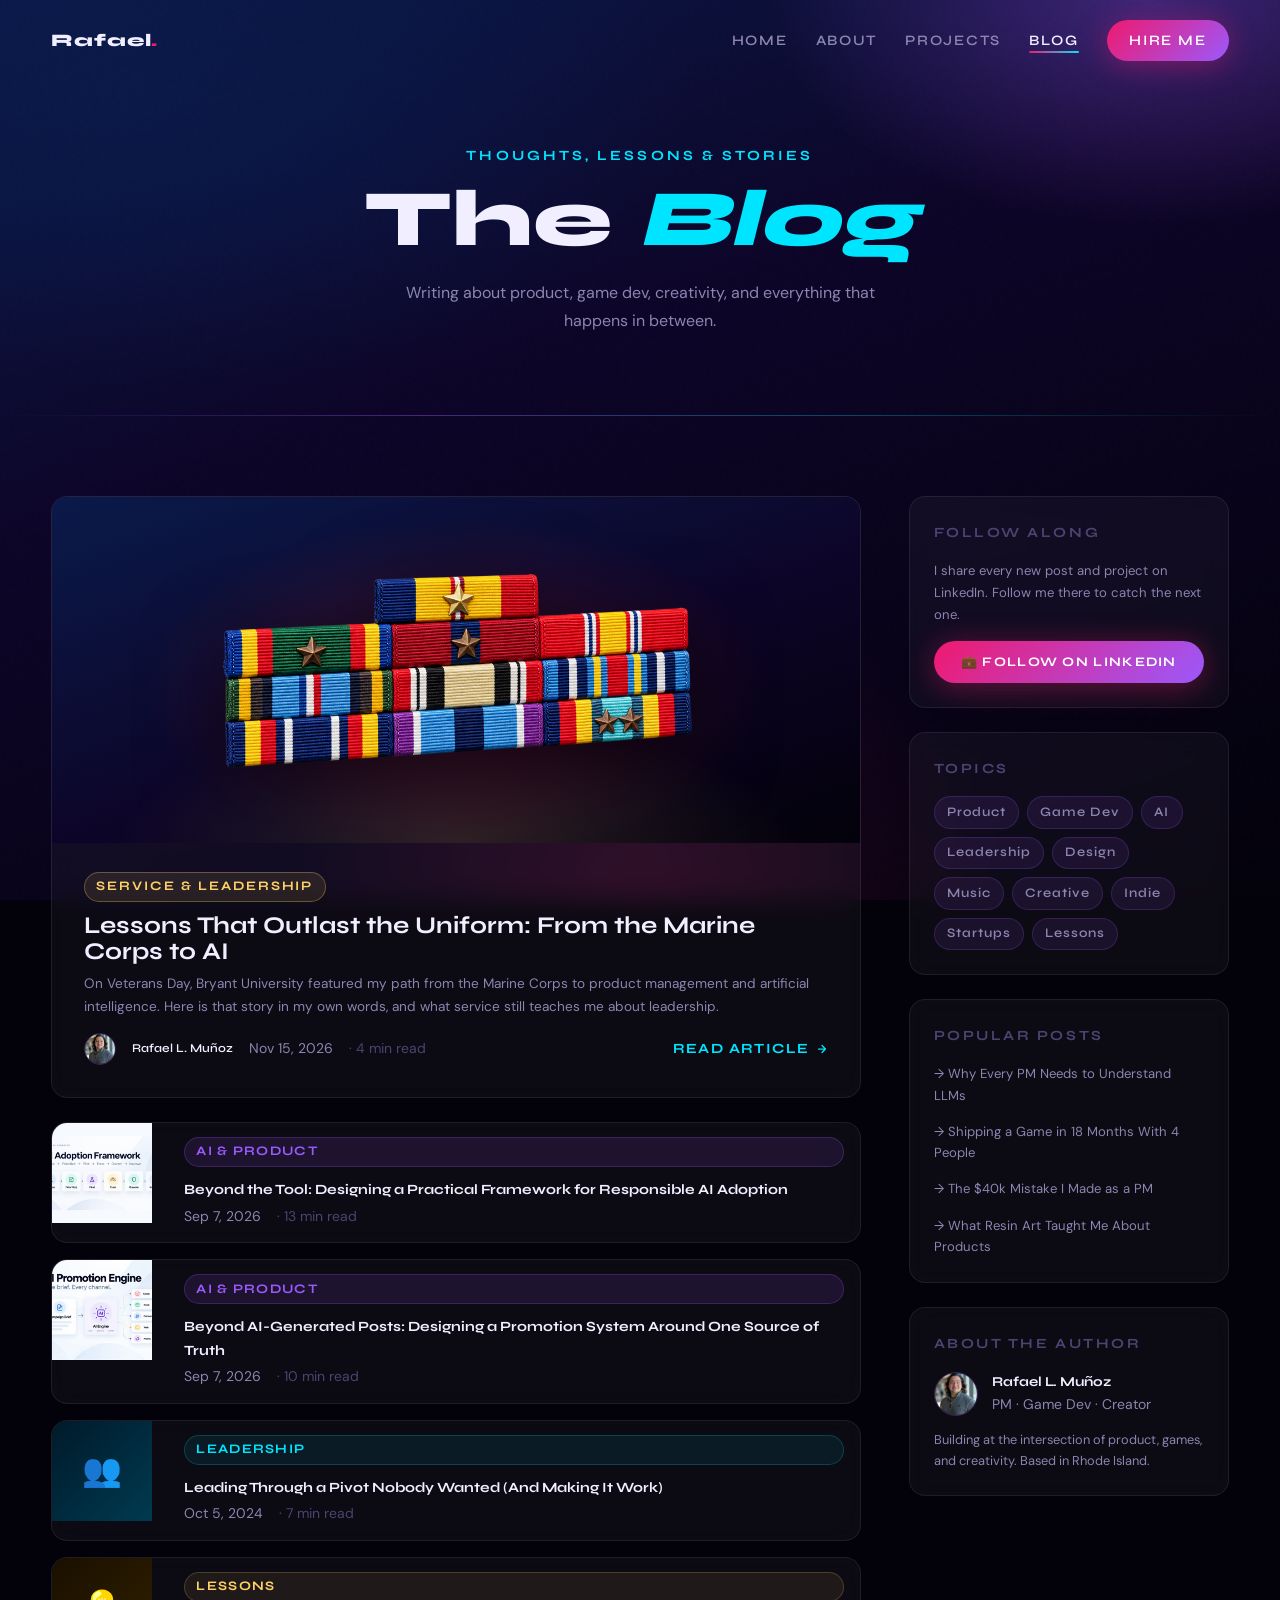
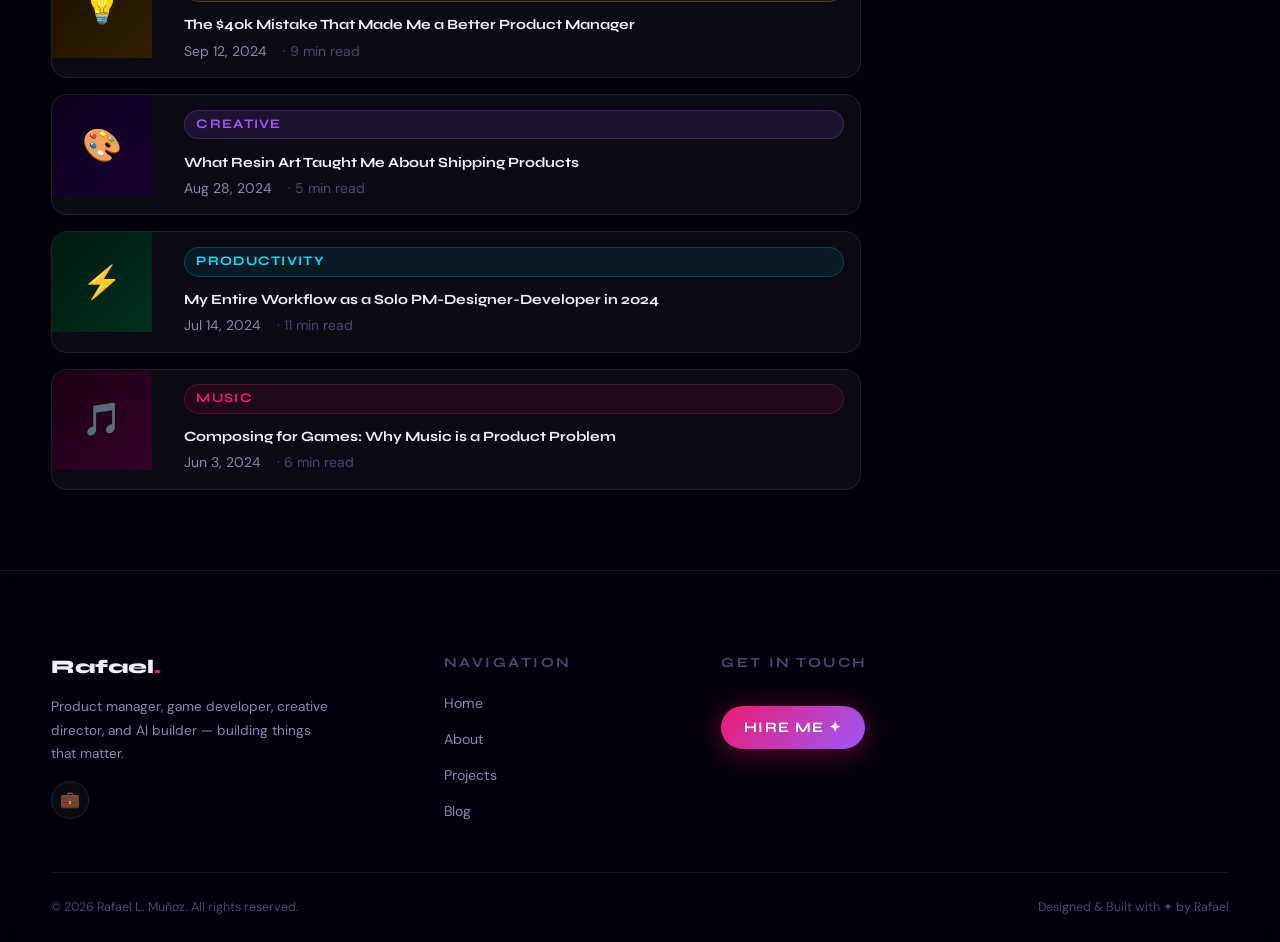
<file: blog.html>
<!DOCTYPE html>
<html lang="en">
<head>
  <meta charset="UTF-8" />
  <meta name="viewport" content="width=device-width, initial-scale=1.0" />
  <title>Blog — Rafael L. Muñoz</title>
  <link rel="preconnect" href="https://fonts.googleapis.com" />
  <link rel="preconnect" href="https://fonts.gstatic.com" crossorigin />
  <link rel="stylesheet" href="styles.css?v=20261115" />
  <style>
    /* ── Blog layout: featured post + sidebar ────────────── */
    .blog-layout {
      display: grid;
      grid-template-columns: 1fr 320px;
      gap: var(--sp-lg);
      align-items: start;
    }

    /* ── Featured post ───────────────────────────────────── */
    .post-featured {
      background: var(--card-bg); border: 1px solid var(--card-border);
      border-radius: var(--radius-md); overflow: hidden;
      backdrop-filter: blur(12px); transition: all var(--transition);
      margin-bottom: 1.5rem;
    }
    .post-featured:hover { border-color: rgba(155,89,252,.4); box-shadow: 0 24px 60px rgba(0,0,0,.45); }
    .post-featured-thumb {
      aspect-ratio: 21/9; display: flex; align-items: center;
      justify-content: center; font-size: 5rem; position: relative;
      overflow: hidden;
    }
    .post-featured-thumb img {
      width: 100%; height: 100%; object-fit: cover; object-position: top;
    }
    .post-featured-overlay { position: absolute; inset: 0; background: linear-gradient(to bottom, transparent 30%, rgba(3,1,10,.95)); }
    .post-featured-body { padding: 1.8rem 2rem 2rem; }

    /* ── Post list ───────────────────────────────────────── */
    .post-list { display: flex; flex-direction: column; gap: 1rem; }
    .post-row {
      display: grid; grid-template-columns: 100px 1fr; gap: 1rem;
      background: var(--card-bg); border: 1px solid var(--card-border);
      border-radius: var(--radius-md); overflow: hidden;
      backdrop-filter: blur(12px); transition: all var(--transition); cursor: pointer;
    }
    .post-row:hover { border-color: rgba(155,89,252,.35); transform: translateX(5px); box-shadow: 0 8px 30px rgba(0,0,0,.3); }
    .post-row-thumb {
      aspect-ratio: 1; display: flex; align-items: center;
      justify-content: center; font-size: 2rem;
    }
    .post-row-body  { padding: .9rem 1rem; display: flex; flex-direction: column; justify-content: center; }
    .post-row-title { font-family: var(--font-display); font-size: .88rem; font-weight: 700; margin-bottom: .2rem; }
    .post-row-meta  { font-size: .8125rem; color: var(--text-muted); }

    /* ── Post meta ───────────────────────────────────────── */
    .post-cat {
      display: inline-block; font-family: var(--font-display); font-size: .8125rem; font-weight: 700;
      letter-spacing: .15em; text-transform: uppercase; padding: .2rem .7rem;
      border-radius: var(--radius-xl); margin-bottom: .7rem;
    }
    .post-title { font-family: var(--font-display); font-size: 1.1rem; font-weight: 700; margin-bottom: .4rem; }
    .post-featured-body .post-title { font-size: 1.5rem; }
    .post-excerpt { font-size: .85rem; color: var(--text-muted); line-height: 1.7; margin-bottom: .9rem; }
    .post-footer-meta { display: flex; align-items: center; gap: 1rem; flex-wrap: wrap; }
    .post-author-img { width: 32px; height: 32px; border-radius: 50%; overflow: hidden; border: 1px solid rgba(155,89,252,.3); }
    .post-author-img img { width: 100%; height: 100%; object-fit: cover; }
    .post-author-name { font-family: var(--font-display); font-size: .75rem; font-weight: 600; color: var(--text-primary); }
    .post-date { font-size: .875rem; color: var(--text-muted); }
    .post-read { font-size: .875rem; color: var(--text-dim); }
    .read-more {
      display: inline-flex; align-items: center; gap: .4rem;
      font-family: var(--font-display); font-size: .875rem; font-weight: 700;
      letter-spacing: .1em; text-transform: uppercase; color: var(--accent-cyan);
      transition: gap var(--transition); white-space: nowrap;
    }
    /* When it's merged into the meta row (featured card), push it to
       the far right instead of sitting inline with the rest. */
    .post-footer-meta .read-more { margin-left: auto; }
    .post-featured:hover .read-more,
    .post-row:hover .read-more { gap: .7rem; }

    /* ── Sidebar ─────────────────────────────────────────── */
    .sidebar { position: sticky; top: 100px; display: flex; flex-direction: column; gap: 1.5rem; }
    .sidebar-widget {
      background: var(--card-bg); border: 1px solid var(--card-border);
      border-radius: var(--radius-md); padding: 1.5rem;
      backdrop-filter: blur(12px);
    }
    .widget-title {
      font-family: var(--font-display); font-size: .875rem; font-weight: 700;
      letter-spacing: .18em; text-transform: uppercase; color: var(--text-dim);
      margin-bottom: 1rem;
    }
    .tag-cloud { display: flex; flex-wrap: wrap; gap: .5rem; }
    .tag-cloud-item {
      font-family: var(--font-display); font-size: .8125rem; font-weight: 600; letter-spacing: .08em;
      padding: .28rem .75rem; border-radius: var(--radius-xl);
      background: rgba(155,89,252,.1); border: 1px solid rgba(155,89,252,.2);
      color: var(--text-muted); cursor: pointer; transition: all var(--transition);
    }
    .tag-cloud-item:hover { background: rgba(155,89,252,.2); color: var(--text-primary); }
    /* "Follow along" box — stands in for a newsletter. LinkedIn is
       where new posts get shared, so following there is the way to
       keep up; no email list to collect or manage. */
    .follow-text { font-size: .82rem; color: var(--text-muted); line-height: 1.65; margin-bottom: 1rem; }
    .follow-btn  { width: 100%; padding: .65rem 1rem; font-size: .8125rem; }

    @media (max-width: 1024px) { .blog-layout { grid-template-columns: 1fr; } .sidebar { position: static; } }
    @media (max-width: 600px)  { .post-row { grid-template-columns: 80px 1fr; } }
  </style>
</head>
<body>

<!-- ── Shared nav injected by nav.js ── -->
<div id="site-nav"></div>


<!-- PAGE HERO -->
<div class="page-hero container" data-reveal>
  <p class="section-label">Thoughts, Lessons & Stories</p>
  <h1 class="page-hero-title display">The <em class="accent-cyan">Blog</em></h1>
  <p style="color:var(--text-muted);max-width:480px;margin:1rem auto 0;font-size:1rem;line-height:1.75;">
    Writing about product, game dev, creativity, and everything that happens in between.
  </p>
</div>

<hr class="divider" />

<!-- BLOG CONTENT -->
<section>
  <div class="container">
    <div class="blog-layout">

      <!-- Main column -->
      <div>

        <!-- Featured post (newest). Thumbnail is the same ribbon-rack
             panel as the article's hero (.service-hero in that file). -->
        <a href="blog-marine-corps-to-ai.html" class="post-featured" data-reveal style="display:block;">
          <div class="post-featured-thumb" style="background:radial-gradient(ellipse 55% 70% at 50% 55%, rgba(204,32,48,.28) 0%, transparent 70%), radial-gradient(ellipse 60% 50% at 50% 100%, rgba(255,209,102,.14) 0%, transparent 70%), linear-gradient(160deg, #0a1a4a 0%, #0d0528 55%, #03010a 100%);">
            <img src="military-ribbons.png" alt="Rafael's U.S. Marine Corps ribbon rack" loading="lazy" style="width:min(62%,560px);height:auto;object-fit:contain;filter:drop-shadow(0 18px 40px rgba(0,0,0,.6));" />
          </div>
          <div class="post-featured-body">
            <span class="post-cat" style="background:rgba(255,209,102,.1);color:var(--accent-gold);border:1px solid rgba(255,209,102,.3);">Service &amp; Leadership</span>
            <h2 class="post-title display">Lessons That Outlast the Uniform: From the Marine Corps to AI</h2>
            <p class="post-excerpt">On Veterans Day, Bryant University featured my path from the Marine Corps to product management and artificial intelligence. Here is that story in my own words, and what service still teaches me about leadership.</p>
            <div class="post-footer-meta">
              <div class="post-author-img"><img src="Lee.jpeg" alt="Rafael" /></div>
              <span class="post-author-name">Rafael L. Muñoz</span>
              <span class="post-date">Nov 15, 2026</span>
              <span class="post-read">· 4 min read</span>
              <span class="read-more">Read Article <svg width="12" height="12" viewBox="0 0 24 24" fill="none" stroke="currentColor" stroke-width="2.5" stroke-linecap="round" stroke-linejoin="round"><path d="M5 12h14M12 5l7 7-7 7"/></svg></span>
            </div>
          </div>
        </a>

        <!-- Post list -->
        <div class="post-list">

          <a href="blog-ai-adoption-framework.html" class="post-row" data-reveal style="text-decoration:none;color:inherit;">
            <div class="post-row-thumb" style="overflow:hidden;">
              <img src="ai-adoption-framework-thumb.jpg" alt="From Possibility to Impact: a structured guide for responsible AI adoption" loading="lazy" style="width:100%;height:100%;object-fit:cover;" />
            </div>
            <div class="post-row-body">
              <span class="post-cat" style="background:rgba(155,89,252,.12);color:var(--accent-violet);border:1px solid rgba(155,89,252,.25);font-size:.8125rem;letter-spacing:.1em;">AI & Product</span>
              <p class="post-row-title">Beyond the Tool: Designing a Practical Framework for Responsible AI Adoption</p>
              <div class="post-footer-meta"><span class="post-date">Sep 7, 2026</span><span class="post-read">· 13 min read</span></div>
            </div>
          </a>

          <a href="blog-promotion-system.html" class="post-row" data-reveal style="text-decoration:none;color:inherit;">
            <div class="post-row-thumb" style="overflow:hidden;">
              <img src="ai-promotion-engine-thumb.jpg" alt="AI Promotion Engine: turn one campaign brief into every channel" loading="lazy" style="width:100%;height:100%;object-fit:cover;" />
            </div>
            <div class="post-row-body">
              <span class="post-cat" style="background:rgba(155,89,252,.12);color:var(--accent-violet);border:1px solid rgba(155,89,252,.25);font-size:.8125rem;letter-spacing:.1em;">AI & Product</span>
              <p class="post-row-title">Beyond AI-Generated Posts: Designing a Promotion System Around One Source of Truth</p>
              <div class="post-footer-meta"><span class="post-date">Sep 7, 2026</span><span class="post-read">· 10 min read</span></div>
            </div>
          </a>

          <div class="post-row" data-reveal data-delay="1">
            <div class="post-row-thumb" style="background:linear-gradient(135deg,#001a2a,#003a50);">👥</div>
            <div class="post-row-body">
              <span class="post-cat" style="background:rgba(0,229,255,.08);color:var(--accent-cyan);border:1px solid rgba(0,229,255,.2);font-size:.8125rem;letter-spacing:.1em;">Leadership</span>
              <p class="post-row-title">Leading Through a Pivot Nobody Wanted (And Making It Work)</p>
              <div class="post-footer-meta"><span class="post-date">Oct 5, 2024</span><span class="post-read">· 7 min read</span></div>
            </div>
          </div>

          <div class="post-row" data-reveal data-delay="2">
            <div class="post-row-thumb" style="background:linear-gradient(135deg,#1a1000,#302000);">💡</div>
            <div class="post-row-body">
              <span class="post-cat" style="background:rgba(255,209,102,.08);color:var(--accent-gold);border:1px solid rgba(255,209,102,.2);font-size:.8125rem;letter-spacing:.1em;">Lessons</span>
              <p class="post-row-title">The $40k Mistake That Made Me a Better Product Manager</p>
              <div class="post-footer-meta"><span class="post-date">Sep 12, 2024</span><span class="post-read">· 9 min read</span></div>
            </div>
          </div>

          <div class="post-row" data-reveal>
            <div class="post-row-thumb" style="background:linear-gradient(135deg,#0a001a,#180035);">🎨</div>
            <div class="post-row-body">
              <span class="post-cat" style="background:rgba(155,89,252,.12);color:var(--accent-violet);border:1px solid rgba(155,89,252,.25);font-size:.8125rem;letter-spacing:.1em;">Creative</span>
              <p class="post-row-title">What Resin Art Taught Me About Shipping Products</p>
              <div class="post-footer-meta"><span class="post-date">Aug 28, 2024</span><span class="post-read">· 5 min read</span></div>
            </div>
          </div>

          <div class="post-row" data-reveal data-delay="1">
            <div class="post-row-thumb" style="background:linear-gradient(135deg,#001a10,#003020);">⚡</div>
            <div class="post-row-body">
              <span class="post-cat" style="background:rgba(0,229,255,.08);color:var(--accent-cyan);border:1px solid rgba(0,229,255,.2);font-size:.8125rem;letter-spacing:.1em;">Productivity</span>
              <p class="post-row-title">My Entire Workflow as a Solo PM-Designer-Developer in 2024</p>
              <div class="post-footer-meta"><span class="post-date">Jul 14, 2024</span><span class="post-read">· 11 min read</span></div>
            </div>
          </div>

          <div class="post-row" data-reveal data-delay="2">
            <div class="post-row-thumb" style="background:linear-gradient(135deg,#1a0010,#35002a);">🎵</div>
            <div class="post-row-body">
              <span class="post-cat" style="background:rgba(240,25,110,.1);color:var(--accent-pink);border:1px solid rgba(240,25,110,.25);font-size:.8125rem;letter-spacing:.1em;">Music</span>
              <p class="post-row-title">Composing for Games: Why Music is a Product Problem</p>
              <div class="post-footer-meta"><span class="post-date">Jun 3, 2024</span><span class="post-read">· 6 min read</span></div>
            </div>
          </div>

        </div>
      </div>

      <!-- Sidebar -->
      <aside class="sidebar">

        <div class="sidebar-widget" data-reveal>
          <p class="widget-title">Follow Along</p>
          <p class="follow-text">
            I share every new post and project on LinkedIn. Follow me there to catch the next one.
          </p>
          <a href="https://www.linkedin.com/in/rafaelleemunoz/" target="_blank" rel="noopener" class="btn btn-primary follow-btn">
            💼 Follow on LinkedIn
          </a>
        </div>

        <div class="sidebar-widget" data-reveal>
          <p class="widget-title">Topics</p>
          <div class="tag-cloud">
            <span class="tag-cloud-item">Product</span>
            <span class="tag-cloud-item">Game Dev</span>
            <span class="tag-cloud-item">AI</span>
            <span class="tag-cloud-item">Leadership</span>
            <span class="tag-cloud-item">Design</span>
            <span class="tag-cloud-item">Music</span>
            <span class="tag-cloud-item">Creative</span>
            <span class="tag-cloud-item">Indie</span>
            <span class="tag-cloud-item">Startups</span>
            <span class="tag-cloud-item">Lessons</span>
          </div>
        </div>

        <div class="sidebar-widget" data-reveal>
          <p class="widget-title">Popular Posts</p>
          <div style="display:flex;flex-direction:column;gap:.9rem;">
            <a href="#" style="font-size:.82rem;color:var(--text-muted);transition:color var(--transition);" onmouseover="this.style.color='var(--text-primary)'" onmouseout="this.style.color='var(--text-muted)'">
              → Why Every PM Needs to Understand LLMs
            </a>
            <a href="#" style="font-size:.82rem;color:var(--text-muted);transition:color var(--transition);" onmouseover="this.style.color='var(--text-primary)'" onmouseout="this.style.color='var(--text-muted)'">
              → Shipping a Game in 18 Months With 4 People
            </a>
            <a href="#" style="font-size:.82rem;color:var(--text-muted);transition:color var(--transition);" onmouseover="this.style.color='var(--text-primary)'" onmouseout="this.style.color='var(--text-muted)'">
              → The $40k Mistake I Made as a PM
            </a>
            <a href="#" style="font-size:.82rem;color:var(--text-muted);transition:color var(--transition);" onmouseover="this.style.color='var(--text-primary)'" onmouseout="this.style.color='var(--text-muted)'">
              → What Resin Art Taught Me About Products
            </a>
          </div>
        </div>

        <div class="sidebar-widget" data-reveal>
          <p class="widget-title">About the Author</p>
          <div style="display:flex;align-items:center;gap:.9rem;margin-bottom:.8rem;">
            <div style="width:44px;height:44px;border-radius:50%;overflow:hidden;border:1px solid rgba(155,89,252,.3);flex-shrink:0;">
              <img src="Lee.jpeg" alt="Rafael" style="width:100%;height:100%;object-fit:cover;" />
            </div>
            <div>
              <p style="font-family:var(--font-display);font-size:.85rem;font-weight:700;">Rafael L. Muñoz</p>
              <p style="font-size:.875rem;color:var(--text-muted);">PM · Game Dev · Creator</p>
            </div>
          </div>
          <p style="font-size:.8rem;color:var(--text-muted);line-height:1.65;">
            Building at the intersection of product, games, and creativity. Based in Rhode Island.
          </p>
        </div>

      </aside>
    </div>
  </div>
</section>


<!-- ── Shared footer injected by nav.js ── -->
<div id="site-footer"></div>


<script src="nav.js?v=20261115"></script>
</body>
</html>
</file>
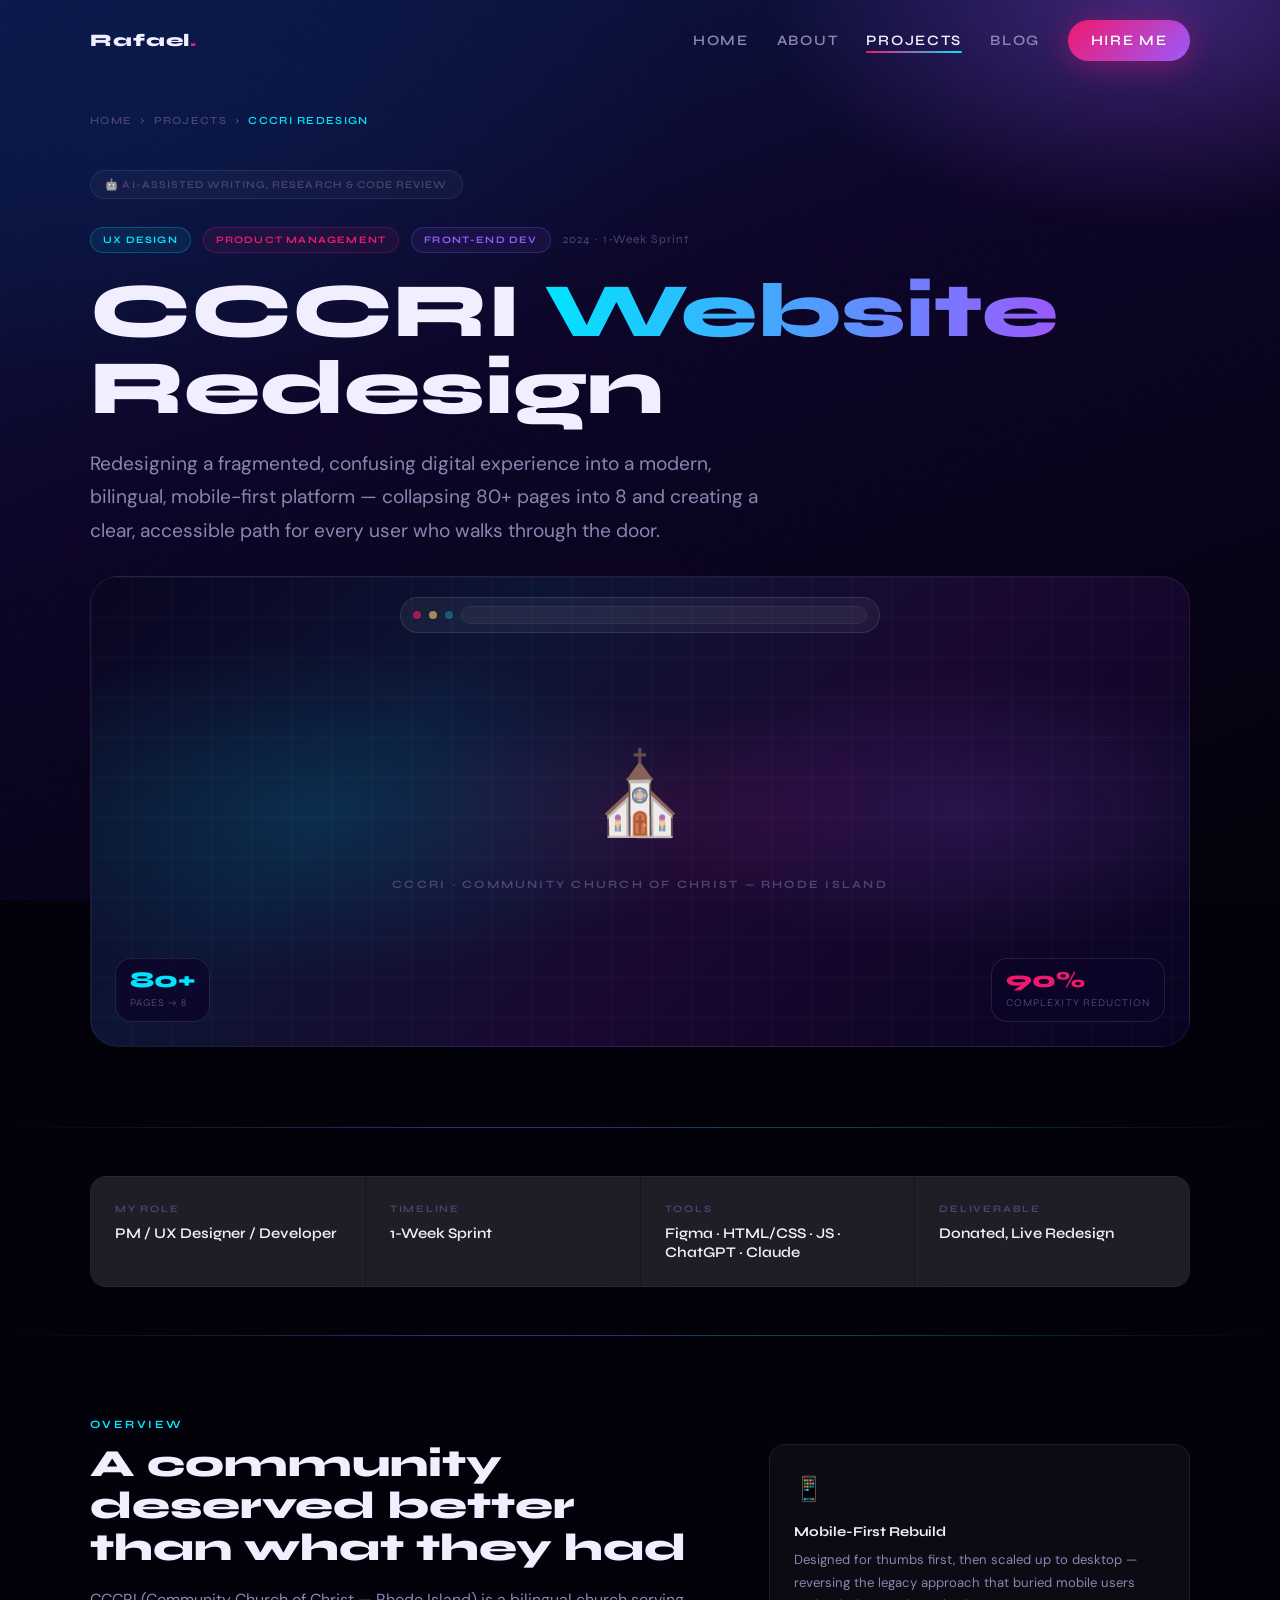
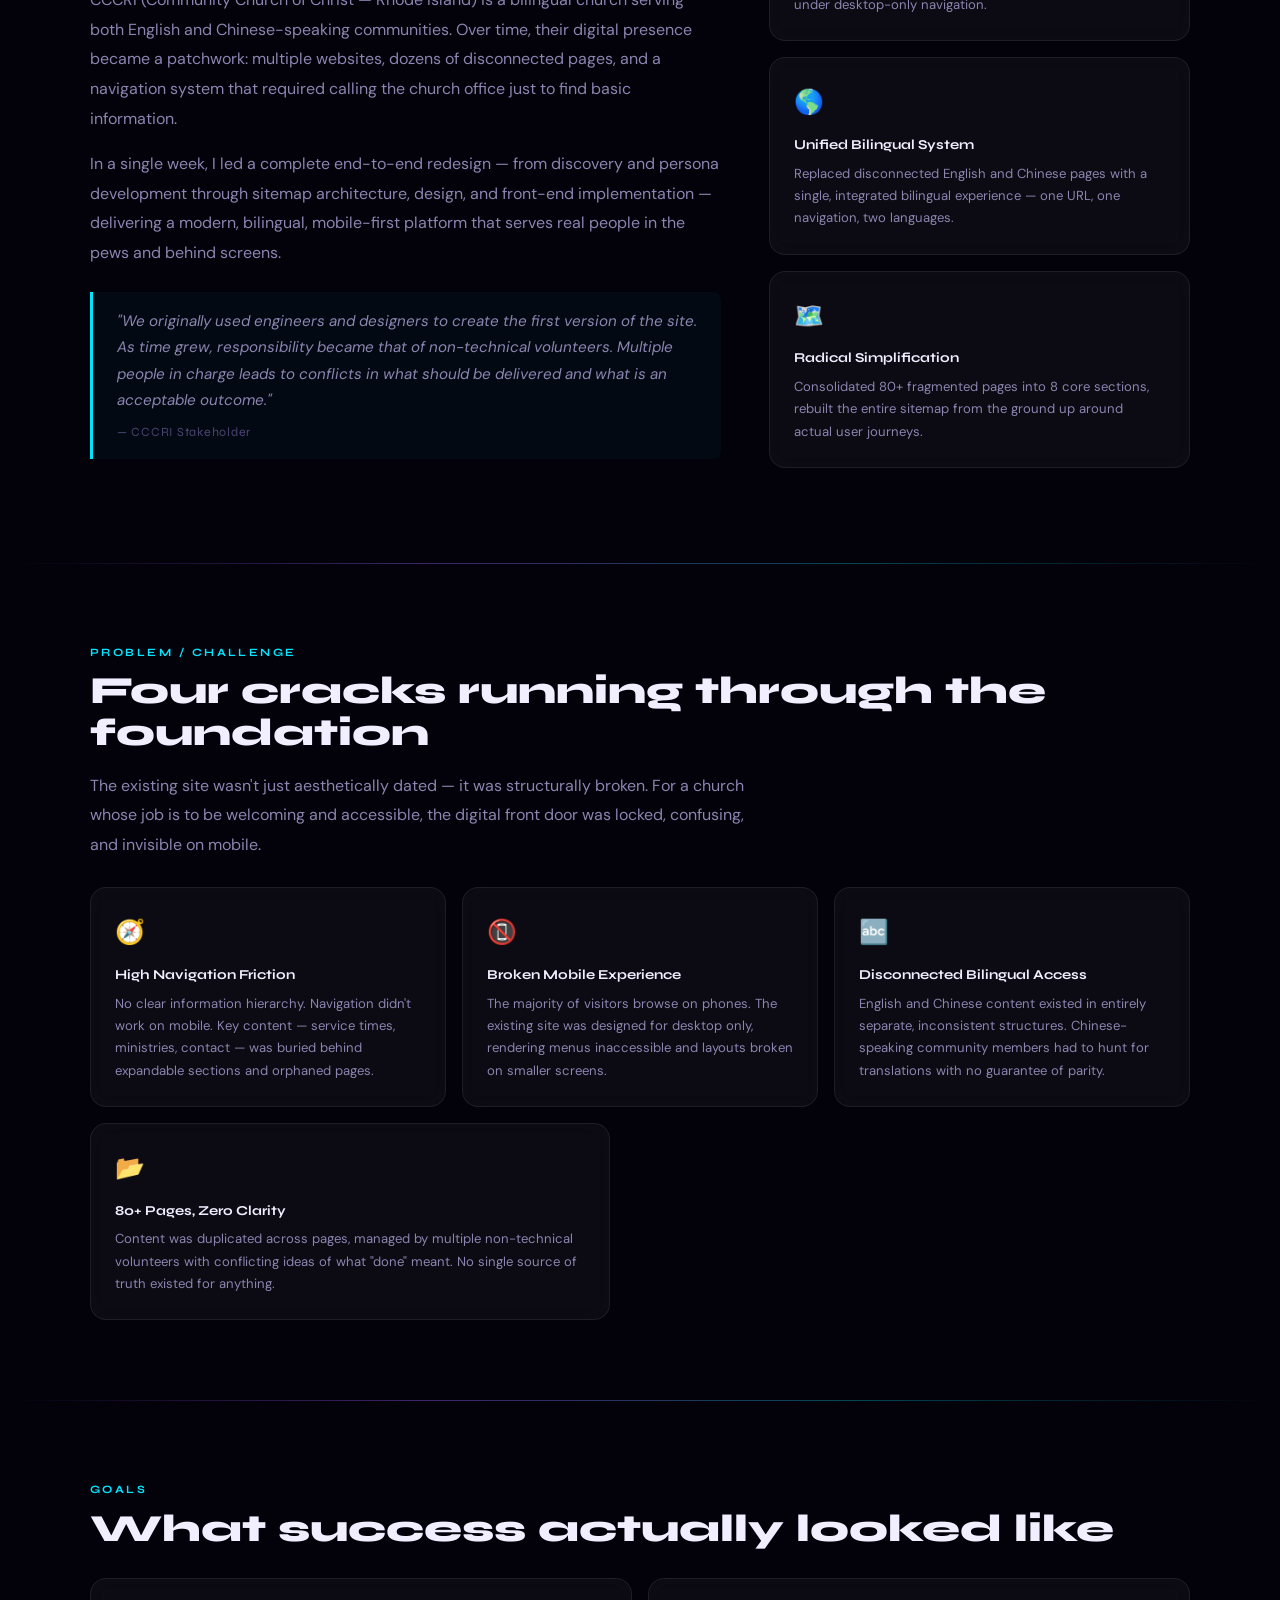
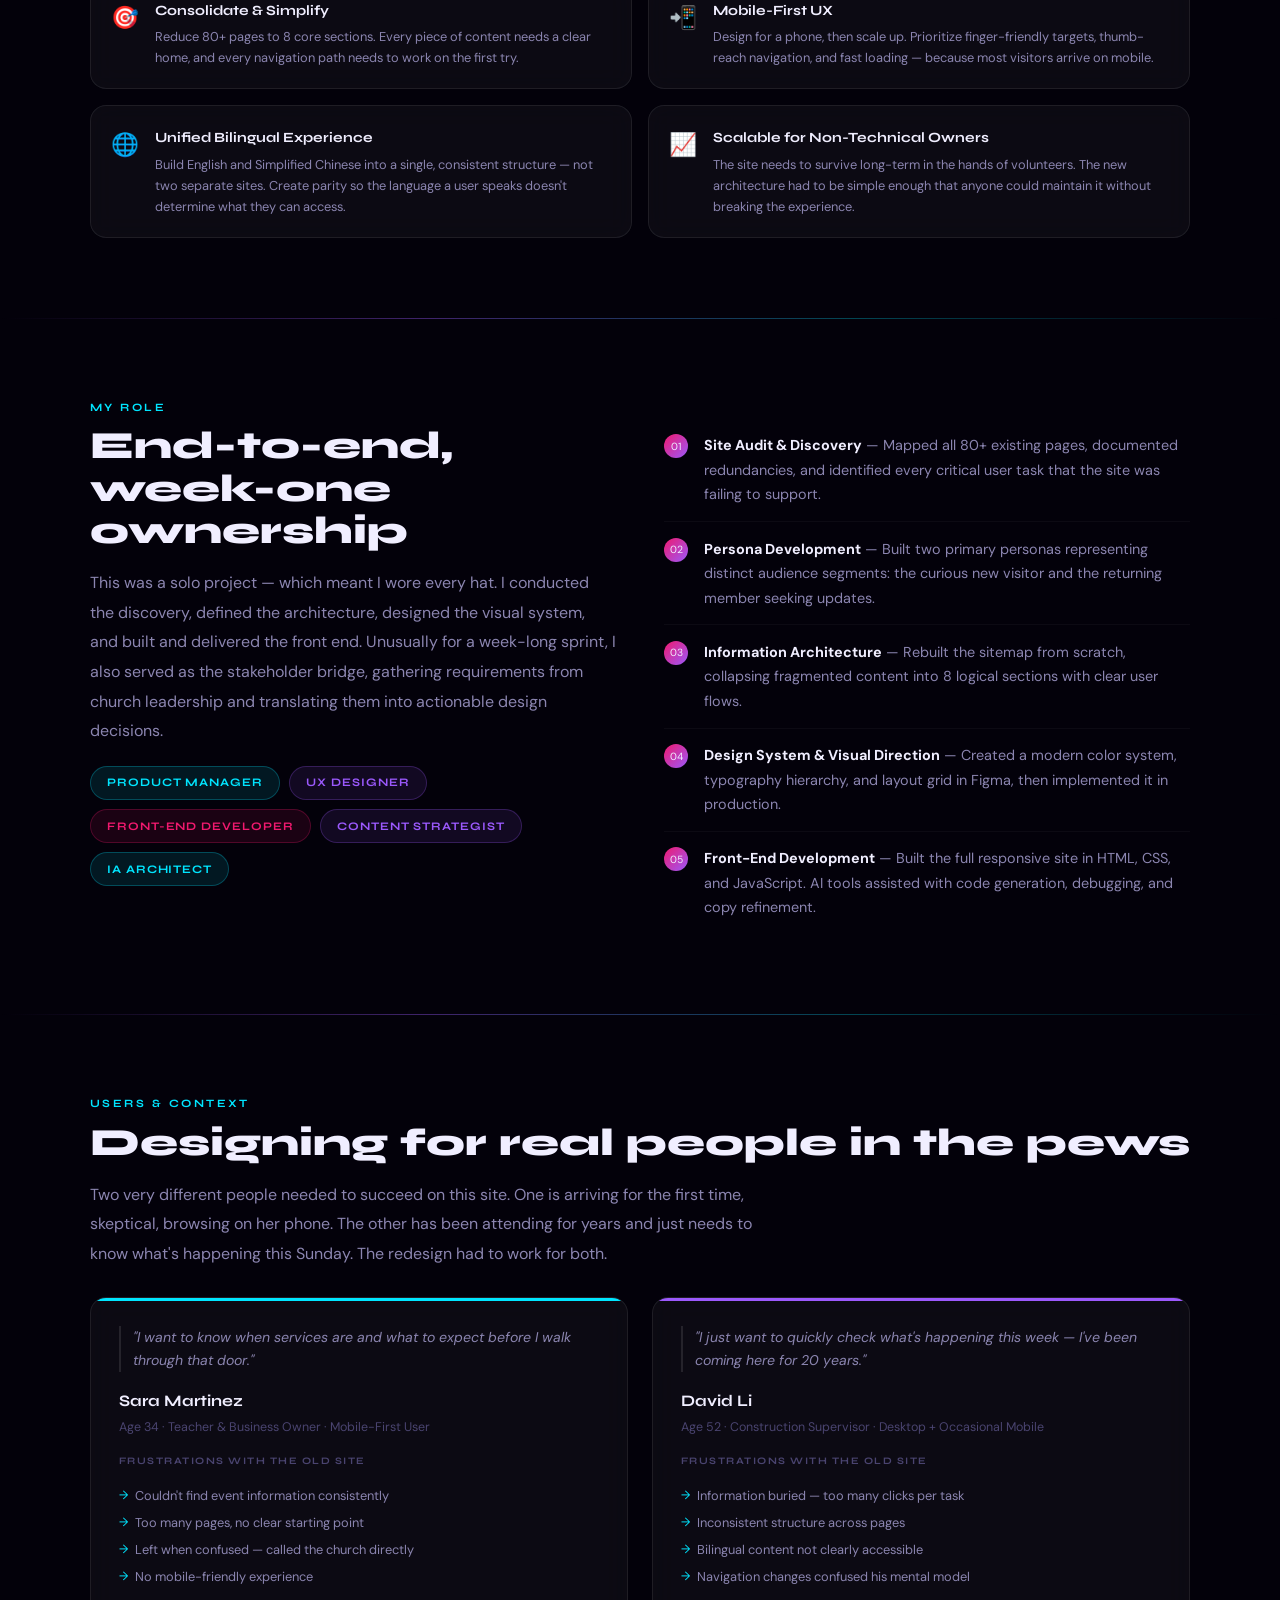
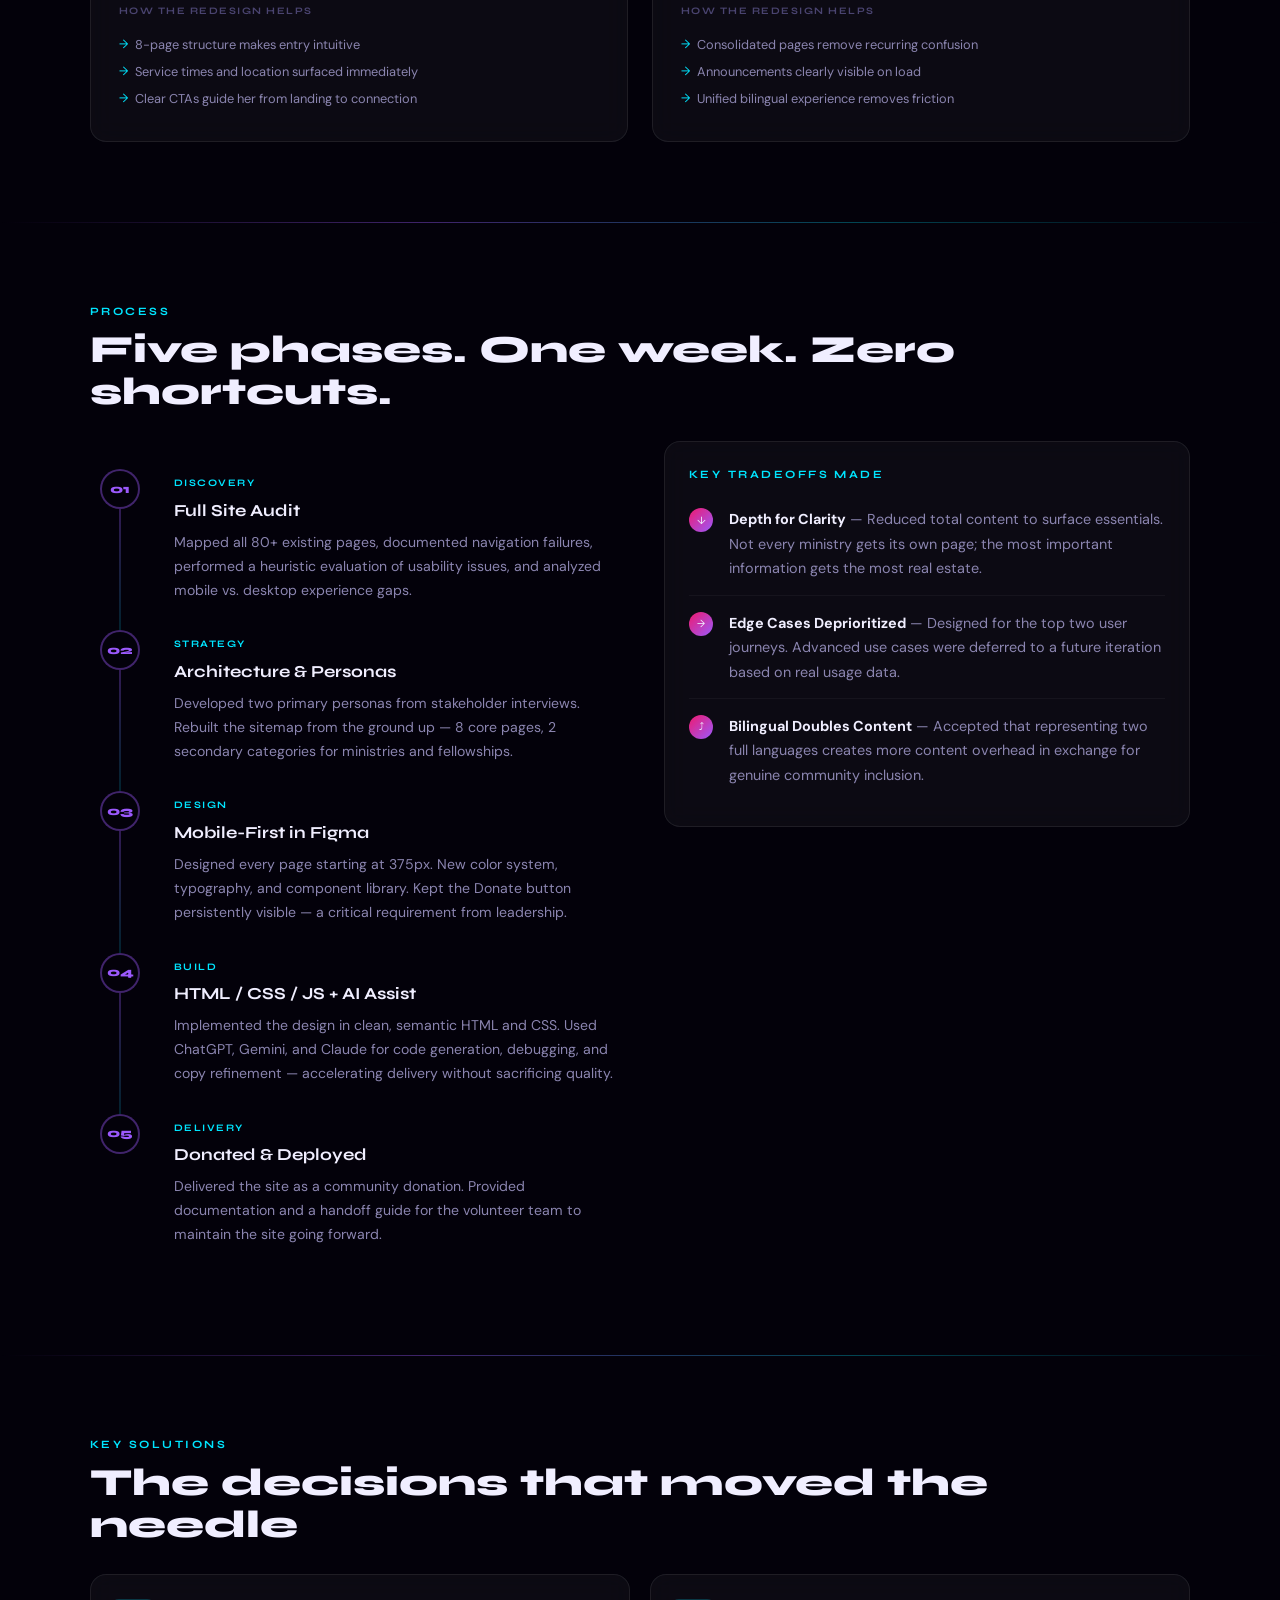
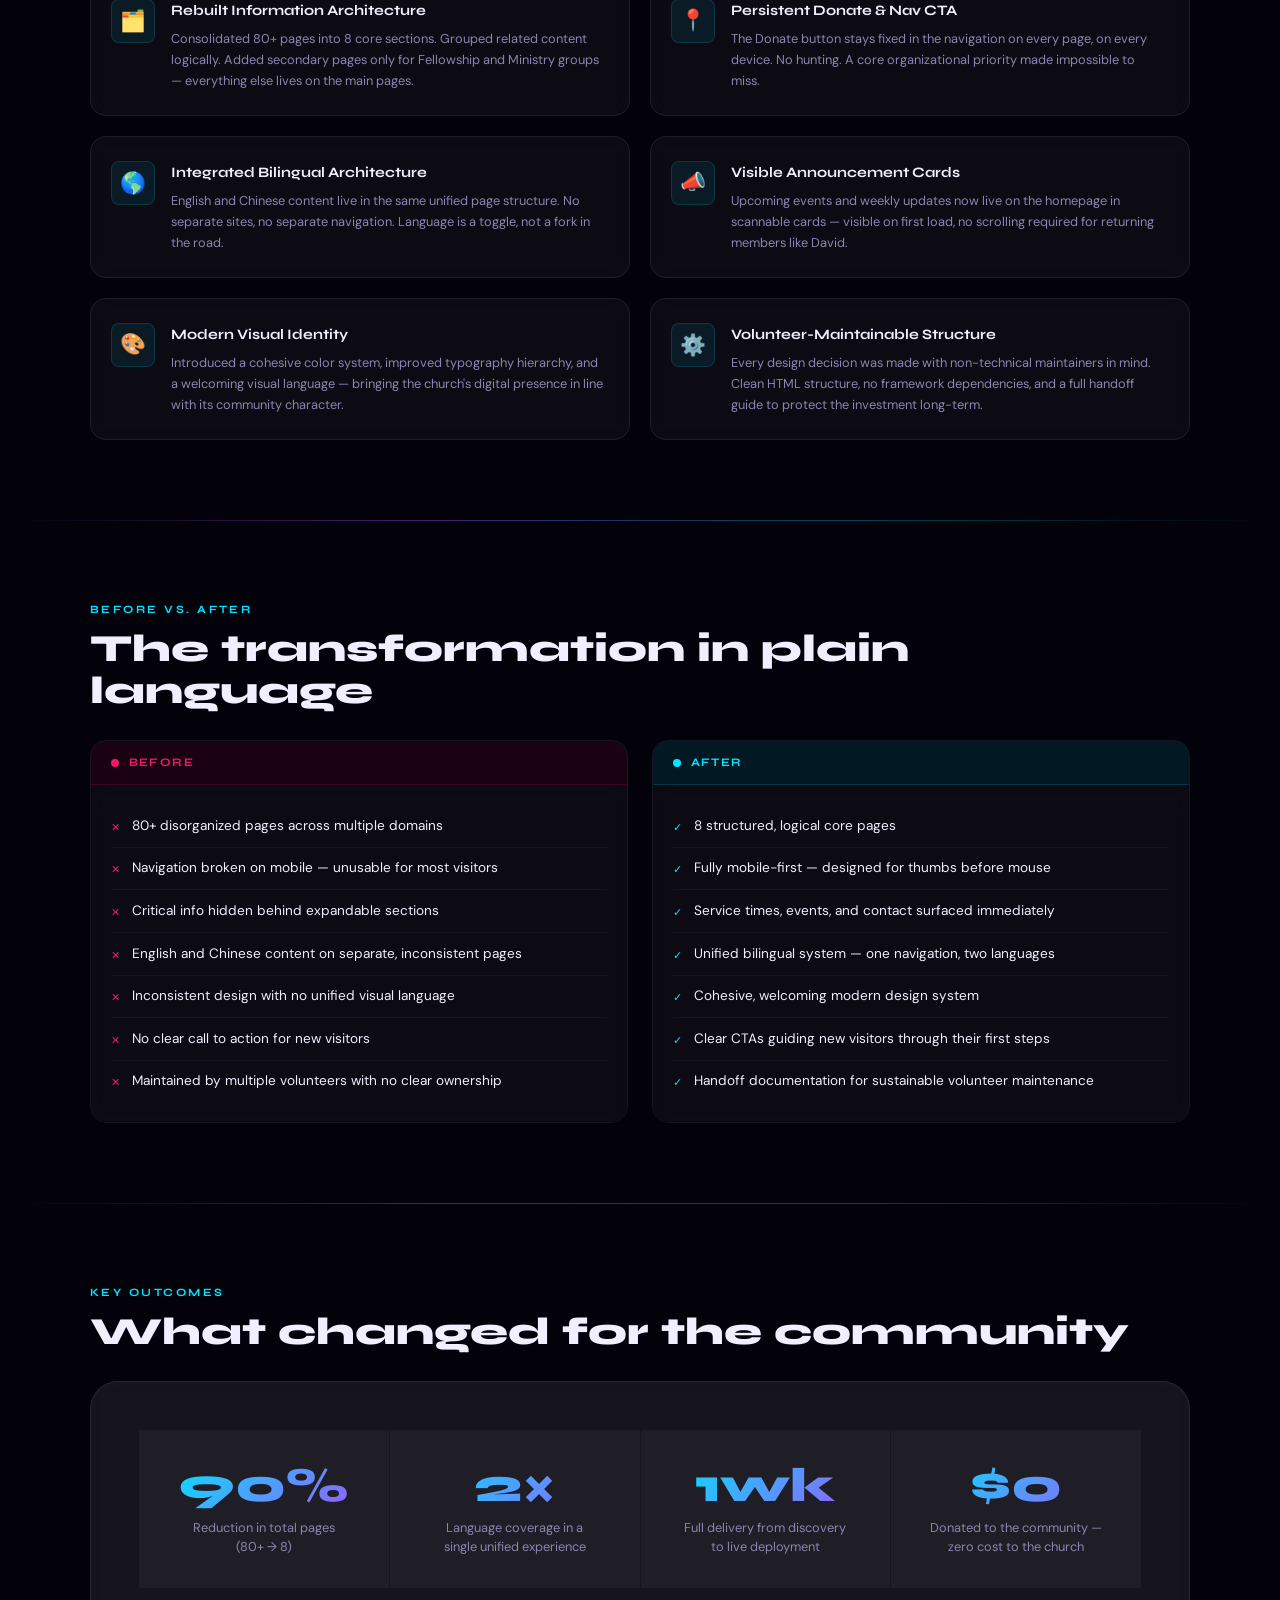
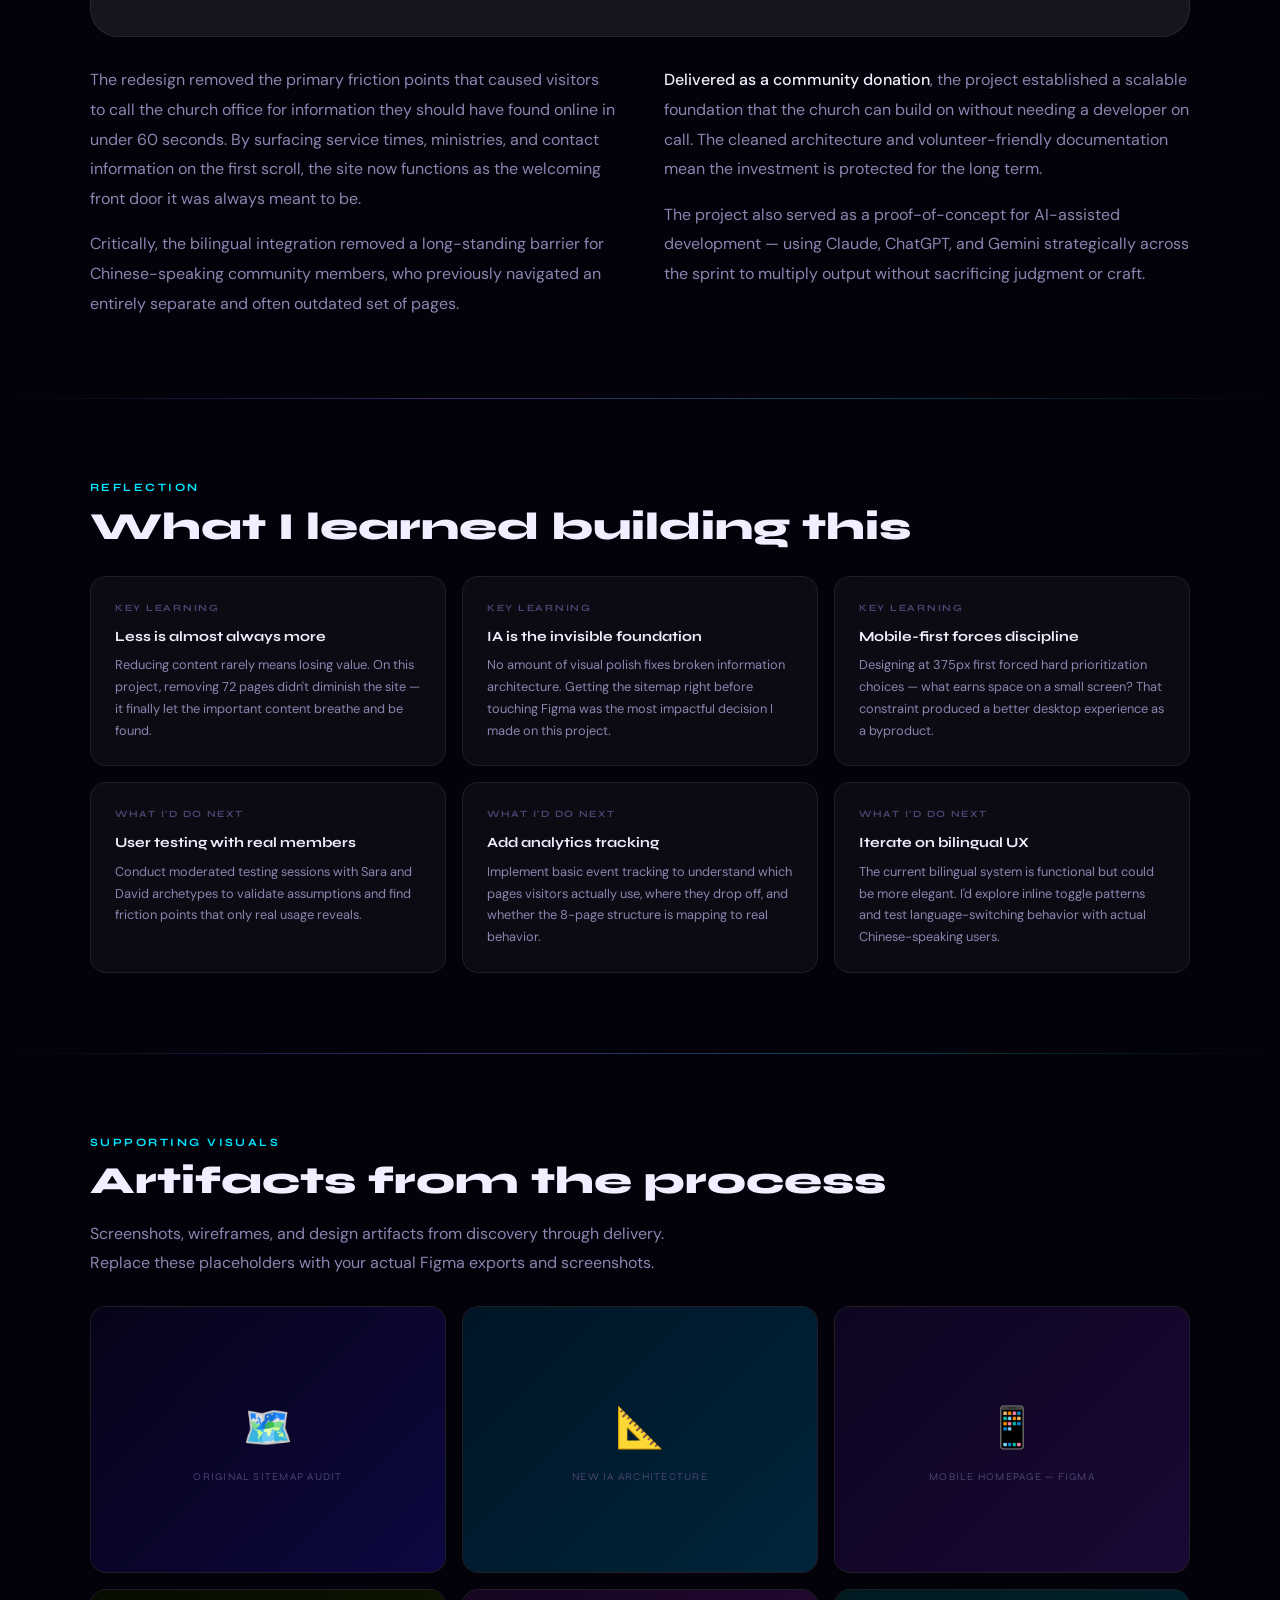
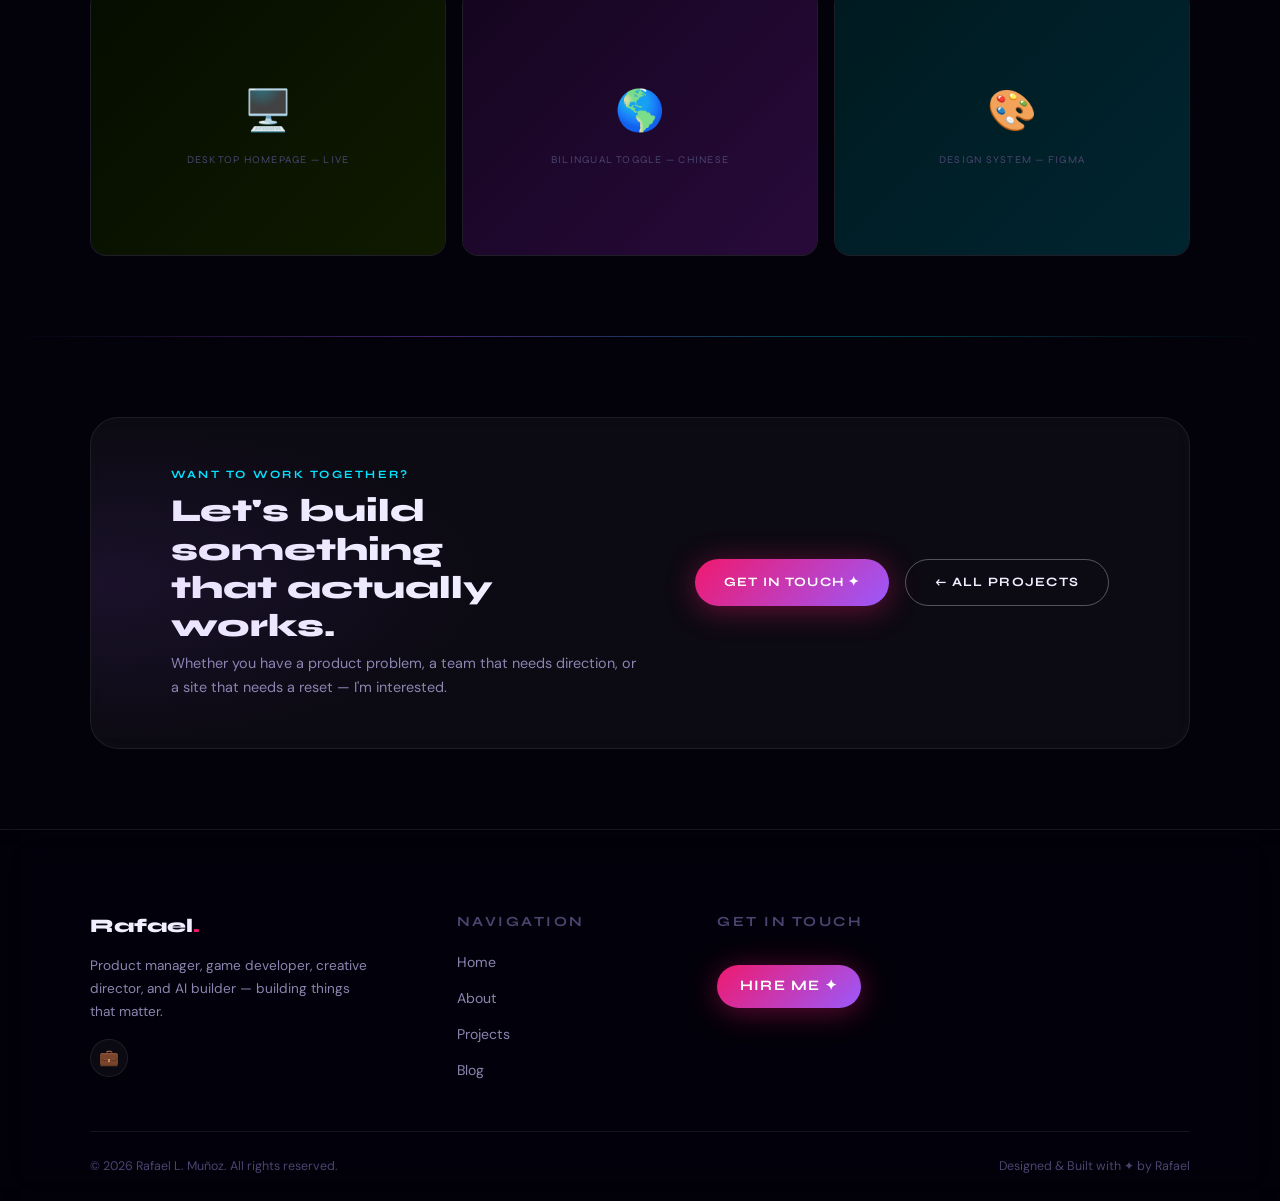
<file: cccri.html>
<!DOCTYPE html>
<html lang="en">
<head>
  <meta charset="UTF-8" />
  <meta name="viewport" content="width=device-width, initial-scale=1.0" />
  <title>CCCRI Website Redesign — Rafael L. Muñoz</title>
  <meta name="description" content="Case study: How I redesigned a fragmented 80+ page church website into a modern, bilingual, mobile-first platform — reducing complexity by 90% and creating clarity for two distinct audiences." />

  <link rel="preconnect" href="https://fonts.googleapis.com" />
  <link rel="preconnect" href="https://fonts.gstatic.com" crossorigin />
  <link href="https://fonts.googleapis.com/css2?family=Syne:wght@400;600;700;800&family=DM+Sans:ital,wght@0,300;0,400;0,500;1,300&display=swap" rel="stylesheet" />

  <style>
    /* ============================================================
       DESIGN TOKENS — mirrors styles.css exactly
       ============================================================ */
    :root {
      --bg-deep:      #03010a;
      --bg-mid:       #0d0528;
      --bg-blue:      #0a1a4a;
      --accent-pink:  #f0196e;
      --accent-cyan:  #00e5ff;
      --accent-violet:#9b59fc;
      --accent-gold:  #ffd166;
      --text-primary: #f0eeff;
      --text-muted:   #8b85b0;
      --text-dim:     #4a4470;
      --card-bg:      rgba(255,255,255,0.04);
      --card-border:  rgba(255,255,255,0.08);
      --glass:        rgba(13,5,40,0.6);
      --sp-xs: 0.5rem;
      --sp-sm: 1rem;
      --sp-md: 1.75rem;
      --sp-lg: 3rem;
      --sp-xl: 5rem;
      --font-display: 'Syne', sans-serif;
      --font-body:    'DM Sans', sans-serif;
      --radius-sm:  8px;
      --radius-md: 16px;
      --radius-lg: 28px;
      --radius-xl: 48px;
      --ease: cubic-bezier(0.4, 0, 0.2, 1);
      --transition: 0.35s var(--ease);
    }

    *, *::before, *::after { box-sizing: border-box; margin: 0; padding: 0; }
    html { scroll-behavior: smooth; font-size: 16px; }

    body {
      font-family: var(--font-body);
      background-color: var(--bg-deep);
      color: var(--text-primary);
      line-height: 1.65;
      overflow-x: hidden;
      -webkit-font-smoothing: antialiased;
    }

    body::before {
      content: '';
      position: fixed; inset: 0;
      background:
        radial-gradient(ellipse 80% 60% at 10% 10%,  rgba(10,26,74,0.85)  0%, transparent 55%),
        radial-gradient(ellipse 60% 50% at 90% 0%,   rgba(155,89,252,0.35) 0%, transparent 50%),
        radial-gradient(ellipse 50% 70% at 50% 100%,  rgba(240,25,110,0.15) 0%, transparent 55%),
        linear-gradient(160deg, #0a1a4a 0%, #0d0528 40%, #03010a 100%);
      z-index: -2; pointer-events: none;
    }
    body::after {
      content: ''; position: fixed; inset: 0;
      background-image: url("data:image/svg+xml,%3Csvg viewBox='0 0 256 256' xmlns='http://www.w3.org/2000/svg'%3E%3Cfilter id='n'%3E%3CfeTurbulence type='fractalNoise' baseFrequency='0.9' numOctaves='4' stitchTiles='stitch'/%3E%3C/filter%3E%3Crect width='100%25' height='100%25' filter='url(%23n)' opacity='0.04'/%3E%3C/svg%3E");
      opacity: 0.3; z-index: -1; pointer-events: none;
    }

    img { max-width: 100%; display: block; }
    a   { color: inherit; text-decoration: none; }
    ul  { list-style: none; }
    h1,h2,h3,h4 { font-family: var(--font-display); line-height: 1.1; }

    .container { width: min(1100px, 92vw); margin-inline: auto; }
    .prose-container { width: min(740px, 92vw); margin-inline: auto; }

    .section-label {
      font-family: var(--font-display);
      font-size: 0.7rem; font-weight: 700;
      letter-spacing: 0.22em; text-transform: uppercase;
      color: var(--accent-cyan); margin-bottom: var(--sp-xs);
    }
    .section-title {
      font-size: clamp(1.6rem, 3.5vw, 2.4rem);
      font-weight: 800; margin-bottom: var(--sp-sm);
    }

    .divider {
      height: 1px;
      background: linear-gradient(90deg, transparent, rgba(155,89,252,0.4), rgba(0,229,255,0.3), transparent);
      margin: 0; border: none;
    }

    .btn {
      display: inline-flex; align-items: center; gap: 0.5rem;
      padding: 0.75rem 1.8rem; border-radius: var(--radius-xl);
      font-family: var(--font-display); font-size: 0.8rem;
      font-weight: 700; letter-spacing: 0.1em; text-transform: uppercase;
      cursor: pointer; border: none; transition: all var(--transition);
    }
    .btn-primary {
      background: linear-gradient(135deg, var(--accent-pink), var(--accent-violet));
      color: #fff; box-shadow: 0 4px 30px rgba(240,25,110,0.4);
    }
    .btn-primary:hover { transform: translateY(-3px); box-shadow: 0 8px 40px rgba(240,25,110,0.6); }
    .btn-outline {
      background: transparent; color: var(--text-primary);
      border: 1.5px solid rgba(255,255,255,0.3);
    }
    .btn-outline:hover {
      border-color: var(--accent-cyan); color: var(--accent-cyan);
      box-shadow: 0 0 20px rgba(0,229,255,0.2); transform: translateY(-2px);
    }

    .card {
      background: var(--card-bg); border: 1px solid var(--card-border);
      border-radius: var(--radius-md); backdrop-filter: blur(12px);
      -webkit-backdrop-filter: blur(12px); transition: all var(--transition); overflow: hidden;
    }

    /* ── NAV — markup comes from nav.js. This page doesn't load
       styles.css (its own hero/card classes share names with the
       homepage's and would clash), so these rules are copied from
       styles.css. Keep them in sync if the shared nav styling changes. ── */
    #navbar {
      position: fixed; top: 0; left: 0; right: 0; z-index: 1000;
      padding: 0; transition: all var(--transition);
    }
    #navbar.scrolled,
    #navbar.menu-open {
      background: rgba(3,1,10,0.85); backdrop-filter: blur(20px);
      -webkit-backdrop-filter: blur(20px);
      border-bottom: 1px solid rgba(255,255,255,0.06);
      box-shadow: 0 4px 40px rgba(0,0,0,0.5);
    }
    .nav-inner {
      display: flex; align-items: center; justify-content: space-between;
      padding: 1.25rem 0;
    }
    .nav-logo { font-family: var(--font-display); font-size: 1.1rem; font-weight: 800; letter-spacing: 0.05em; }
    .nav-logo span { color: var(--accent-pink); }
    .nav-links { display: flex; align-items: center; gap: var(--sp-md); }
    .nav-links a {
      font-family: var(--font-display); font-size: 0.9rem; font-weight: 600;
      letter-spacing: 0.12em; text-transform: uppercase; color: var(--text-muted);
      transition: color var(--transition); position: relative;
    }
    .nav-links a::after {
      content: ''; position: absolute; bottom: -4px; left: 0; right: 0; height: 2px;
      background: linear-gradient(90deg, var(--accent-pink), var(--accent-cyan));
      transform: scaleX(0); transition: transform var(--transition); border-radius: 2px;
    }
    .nav-links a:hover, .nav-links a.active { color: var(--text-primary); }
    .nav-links a:hover::after, .nav-links a.active::after { transform: scaleX(1); }
    .nav-cta { padding: 0.55rem 1.4rem; font-size: 0.9rem; color: #ffffff; }
    .nav-cta:hover { color: #ffffff; }
    .hamburger { display: none; flex-direction: column; gap: 5px; cursor: pointer; padding: 4px; background: none; border: none; }
    .hamburger span { display: block; width: 24px; height: 2px; background: var(--text-primary); border-radius: 2px; transition: all var(--transition); }
    .nav-mobile { display: none; flex-direction: column; gap: var(--sp-sm); padding: var(--sp-sm) 0 var(--sp-md); border-top: 1px solid rgba(255,255,255,0.06); }
    .nav-mobile.open { display: flex; }
    .nav-mobile a { font-family: var(--font-display); font-size: 0.9rem; font-weight: 600; letter-spacing: 0.1em; text-transform: uppercase; color: var(--text-muted); padding: 0.4rem 0; transition: color var(--transition); }
    .nav-mobile a:hover, .nav-mobile a.active { color: var(--text-primary); }
    .nav-mobile-cta {
      display: inline-block; width: fit-content; margin-top: 0.5rem;
      padding: 0.75rem 1.75rem !important; border-radius: var(--radius-xl);
      background: linear-gradient(135deg, var(--accent-pink), var(--accent-violet));
      color: #fff !important; font-size: 0.9rem; text-align: center;
    }

    /* ── BREADCRUMB ─────────────────────────────────────────── */
    .breadcrumb-bar {
      padding: 7rem 0 0;
    }
    .breadcrumb {
      display: flex; align-items: center; gap: 0.5rem;
      font-family: var(--font-display); font-size: 0.68rem;
      font-weight: 600; letter-spacing: 0.12em; text-transform: uppercase;
    }
    .breadcrumb a { color: var(--text-dim); transition: color var(--transition); }
    .breadcrumb a:hover { color: var(--accent-cyan); }
    .breadcrumb .sep { color: var(--text-dim); }
    .breadcrumb .current { color: var(--accent-cyan); }

    /* ── HERO ───────────────────────────────────────────────── */
    .project-hero {
      padding: 2.5rem 0 var(--sp-xl);
    }
    .hero-eyebrow {
      display: flex; align-items: center; gap: 0.75rem;
      margin-bottom: 1.25rem; flex-wrap: wrap;
    }
    .hero-tag {
      font-family: var(--font-display); font-size: 0.62rem; font-weight: 700;
      letter-spacing: 0.12em; text-transform: uppercase;
      padding: 0.25rem 0.75rem; border-radius: var(--radius-xl);
      background: rgba(0,229,255,0.08); border: 1px solid rgba(0,229,255,0.25);
      color: var(--accent-cyan);
    }
    .hero-tag.pink {
      background: rgba(240,25,110,0.08); border-color: rgba(240,25,110,0.25);
      color: var(--accent-pink);
    }
    .hero-tag.violet {
      background: rgba(155,89,252,0.08); border-color: rgba(155,89,252,0.25);
      color: var(--accent-violet);
    }
    .hero-year { font-size: 0.75rem; color: var(--text-dim); font-family: var(--font-display); letter-spacing: 0.1em; }

    .project-title {
      font-size: clamp(2.6rem, 6vw, 4.8rem);
      font-weight: 800; line-height: 1.0; margin-bottom: 1.25rem;
    }
    .project-title em {
      font-style: normal;
      background: linear-gradient(90deg, var(--accent-cyan), var(--accent-violet));
      -webkit-background-clip: text; -webkit-text-fill-color: transparent; background-clip: text;
    }
    .hero-sub {
      font-size: clamp(1rem, 2vw, 1.2rem); color: var(--text-muted);
      max-width: 680px; line-height: 1.75; margin-bottom: var(--sp-md);
    }

    .hero-visual {
      width: 100%; aspect-ratio: 21/9; border-radius: var(--radius-lg);
      background: linear-gradient(135deg, #0a0520 0%, #0d1535 30%, #1a0830 60%, #080420 100%);
      border: 1px solid var(--card-border);
      position: relative; overflow: hidden;
      display: flex; align-items: center; justify-content: center;
      margin-top: var(--sp-md);
    }
    .hero-visual-inner {
      position: relative; z-index: 2; text-align: center;
    }
    .hero-visual-emoji { font-size: 5rem; display: block; margin-bottom: 1rem; }
    .hero-visual-label {
      font-family: var(--font-display); font-size: 0.7rem; font-weight: 700;
      letter-spacing: 0.2em; text-transform: uppercase; color: var(--text-dim);
    }

    /* Animated glow orbs in hero visual */
    .hero-visual::before {
      content: ''; position: absolute; inset: 0;
      background:
        radial-gradient(ellipse 60% 60% at 20% 50%, rgba(0,229,255,0.12) 0%, transparent 60%),
        radial-gradient(ellipse 50% 50% at 80% 50%, rgba(155,89,252,0.15) 0%, transparent 60%),
        radial-gradient(ellipse 40% 40% at 50% 50%, rgba(240,25,110,0.08) 0%, transparent 60%);
    }
    /* Grid overlay */
    .hero-visual::after {
      content: ''; position: absolute; inset: 0;
      background-image:
        linear-gradient(rgba(255,255,255,0.03) 1px, transparent 1px),
        linear-gradient(90deg, rgba(255,255,255,0.03) 1px, transparent 1px);
      background-size: 40px 40px;
    }

    /* Floating UI mockup elements */
    .hero-mockup-bar {
      position: absolute; top: 20px; left: 50%; transform: translateX(-50%);
      width: min(480px, 85%); height: 36px;
      background: rgba(255,255,255,0.05); border: 1px solid rgba(255,255,255,0.1);
      border-radius: var(--radius-xl); z-index: 3;
      display: flex; align-items: center; padding: 0 12px; gap: 8px;
    }
    .mockup-dot { width: 8px; height: 8px; border-radius: 50%; }
    .mockup-dot.r { background: rgba(240,25,110,0.6); }
    .mockup-dot.y { background: rgba(255,209,102,0.6); }
    .mockup-dot.g { background: rgba(0,229,255,0.3); }
    .mockup-url {
      flex: 1; height: 18px; background: rgba(255,255,255,0.04);
      border-radius: var(--radius-xl); border: 1px solid rgba(255,255,255,0.06);
    }

    .hero-mockup-card {
      position: absolute; bottom: 24px; z-index: 3;
      background: rgba(13,5,40,0.75); border: 1px solid rgba(255,255,255,0.1);
      border-radius: var(--radius-md); padding: 10px 14px; backdrop-filter: blur(12px);
    }
    .hero-mockup-card.left  { left: 24px; }
    .hero-mockup-card.right { right: 24px; }
    .mockup-stat-val {
      font-family: var(--font-display); font-size: 1.4rem; font-weight: 800;
      line-height: 1; margin-bottom: 2px;
    }
    .mockup-stat-val.cyan   { color: var(--accent-cyan); }
    .mockup-stat-val.pink   { color: var(--accent-pink); }
    .mockup-stat-label { font-size: 0.65rem; color: var(--text-dim); font-family: var(--font-display); letter-spacing: 0.1em; text-transform: uppercase; }

    /* ── QUICK SUMMARY ──────────────────────────────────────── */
    .summary-strip {
      padding: var(--sp-lg) 0;
    }
    .summary-grid {
      display: grid; grid-template-columns: repeat(4, 1fr);
      gap: 1px; border: 1px solid var(--card-border);
      border-radius: var(--radius-md); overflow: hidden;
      background: var(--card-border);
    }
    .summary-cell {
      background: var(--card-bg); padding: 1.5rem;
      backdrop-filter: blur(12px); -webkit-backdrop-filter: blur(12px);
      transition: background var(--transition);
    }
    .summary-cell:hover { background: rgba(155,89,252,0.06); }
    .summary-cell-label {
      font-family: var(--font-display); font-size: 0.62rem; font-weight: 700;
      letter-spacing: 0.18em; text-transform: uppercase; color: var(--text-dim);
      margin-bottom: 0.4rem;
    }
    .summary-cell-value {
      font-family: var(--font-display); font-size: 0.92rem; font-weight: 600;
      color: var(--text-primary); line-height: 1.3;
    }

    /* ── GENERIC SECTIONS ───────────────────────────────────── */
    .case-section { padding: var(--sp-xl) 0; }
    .case-section + .case-section { padding-top: 0; }

    .prose {
      font-size: 1rem; color: var(--text-muted); line-height: 1.85;
    }
    .prose + .prose { margin-top: 1rem; }
    .prose strong { color: var(--text-primary); font-weight: 500; }

    /* ── TWO-COL LAYOUT ─────────────────────────────────────── */
    .two-col {
      display: grid; grid-template-columns: 1fr 1fr; gap: var(--sp-lg);
      align-items: start;
    }
    .two-col-3-2 {
      display: grid; grid-template-columns: 3fr 2fr; gap: var(--sp-lg);
      align-items: start;
    }

    /* ── INSIGHT CARDS ──────────────────────────────────────── */
    .insight-grid {
      display: grid; grid-template-columns: repeat(3, 1fr); gap: 1rem;
      margin-top: var(--sp-md);
    }
    .insight-card {
      background: var(--card-bg); border: 1px solid var(--card-border);
      border-radius: var(--radius-md); padding: 1.5rem;
      backdrop-filter: blur(12px); -webkit-backdrop-filter: blur(12px);
      transition: all var(--transition);
    }
    .insight-card:hover {
      border-color: rgba(155,89,252,0.35); transform: translateY(-4px);
      box-shadow: 0 16px 40px rgba(0,0,0,0.35);
    }
    .insight-icon { font-size: 1.5rem; margin-bottom: 0.75rem; display: block; }
    .insight-title {
      font-family: var(--font-display); font-size: 0.85rem; font-weight: 700;
      margin-bottom: 0.4rem; color: var(--text-primary);
    }
    .insight-body { font-size: 0.82rem; color: var(--text-muted); line-height: 1.7; }

    /* ── PERSONA CARDS ──────────────────────────────────────── */
    .persona-grid { display: grid; grid-template-columns: 1fr 1fr; gap: 1.5rem; margin-top: var(--sp-md); }
    .persona-card {
      background: var(--card-bg); border: 1px solid var(--card-border);
      border-radius: var(--radius-md); padding: 1.75rem;
      backdrop-filter: blur(12px); -webkit-backdrop-filter: blur(12px);
      position: relative; overflow: hidden;
    }
    .persona-card::before {
      content: ''; position: absolute; top: 0; left: 0; right: 0; height: 3px;
      background: var(--persona-accent, var(--accent-cyan));
    }
    .persona-quote {
      font-size: 0.88rem; font-style: italic; color: var(--text-muted);
      border-left: 2px solid rgba(255,255,255,0.1); padding-left: 0.75rem;
      margin-bottom: 1rem; line-height: 1.65;
    }
    .persona-name {
      font-family: var(--font-display); font-size: 1rem; font-weight: 700;
      margin-bottom: 0.15rem;
    }
    .persona-meta { font-size: 0.78rem; color: var(--text-dim); margin-bottom: 1rem; }
    .persona-list { margin-top: 0.75rem; }
    .persona-list li {
      font-size: 0.8rem; color: var(--text-muted); padding: 0.25rem 0;
      padding-left: 1rem; position: relative; line-height: 1.5;
    }
    .persona-list li::before {
      content: '→'; position: absolute; left: 0; color: var(--accent-cyan); font-size: 0.75rem;
    }
    .persona-list-label {
      font-family: var(--font-display); font-size: 0.62rem; font-weight: 700;
      letter-spacing: 0.15em; text-transform: uppercase; color: var(--text-dim); margin-top: 0.75rem;
    }

    /* ── GOAL PILLS ─────────────────────────────────────────── */
    .goal-grid { display: grid; grid-template-columns: repeat(2, 1fr); gap: 1rem; margin-top: var(--sp-md); }
    .goal-item {
      display: flex; gap: 1rem; align-items: flex-start;
      background: var(--card-bg); border: 1px solid var(--card-border);
      border-radius: var(--radius-md); padding: 1.25rem;
      backdrop-filter: blur(12px);
    }
    .goal-icon { font-size: 1.4rem; flex-shrink: 0; margin-top: 1px; }
    .goal-title { font-family: var(--font-display); font-size: 0.88rem; font-weight: 700; margin-bottom: 0.25rem; }
    .goal-body  { font-size: 0.8rem; color: var(--text-muted); line-height: 1.65; }

    /* ── ROLE & RESPONSIBILITIES ────────────────────────────── */
    .role-badges { display: flex; flex-wrap: wrap; gap: 0.6rem; margin-top: 1.25rem; }
    .role-badge {
      font-family: var(--font-display); font-size: 0.72rem; font-weight: 700;
      letter-spacing: 0.08em; text-transform: uppercase;
      padding: 0.4rem 1rem; border-radius: var(--radius-xl);
      background: rgba(155,89,252,0.1); border: 1px solid rgba(155,89,252,0.25);
      color: var(--accent-violet);
    }
    .role-badge.cyan {
      background: rgba(0,229,255,0.1); border-color: rgba(0,229,255,0.25); color: var(--accent-cyan);
    }
    .role-badge.pink {
      background: rgba(240,25,110,0.1); border-color: rgba(240,25,110,0.25); color: var(--accent-pink);
    }
    .responsibility-list { margin-top: 1.25rem; }
    .responsibility-item {
      display: flex; gap: 1rem; padding: 0.9rem 0;
      border-bottom: 1px solid rgba(255,255,255,0.04);
    }
    .responsibility-item:last-child { border-bottom: none; }
    .resp-bullet {
      width: 24px; height: 24px; border-radius: 50%;
      background: linear-gradient(135deg, var(--accent-pink), var(--accent-violet));
      display: flex; align-items: center; justify-content: center;
      flex-shrink: 0; font-size: 0.65rem; margin-top: 1px;
    }
    .resp-text { font-size: 0.9rem; color: var(--text-muted); line-height: 1.7; }
    .resp-text strong { color: var(--text-primary); }

    /* ── PROCESS TIMELINE ───────────────────────────────────── */
    .process-steps { margin-top: var(--sp-md); display: flex; flex-direction: column; gap: 0; }
    .process-step {
      display: grid; grid-template-columns: 60px 1fr; gap: 0 1.5rem;
      position: relative;
    }
    .step-track {
      display: flex; flex-direction: column; align-items: center;
    }
    .step-num {
      width: 40px; height: 40px; border-radius: 50%;
      border: 2px solid rgba(155,89,252,0.4);
      display: flex; align-items: center; justify-content: center;
      font-family: var(--font-display); font-size: 0.78rem; font-weight: 800;
      color: var(--accent-violet); flex-shrink: 0; background: var(--bg-deep);
      position: relative; z-index: 1;
    }
    .step-line {
      flex: 1; width: 2px;
      background: linear-gradient(to bottom, rgba(155,89,252,0.3), rgba(0,229,255,0.15));
      min-height: 24px;
    }
    .process-step:last-child .step-line { display: none; }
    .step-content { padding-bottom: var(--sp-md); padding-top: 6px; }
    .step-label {
      font-family: var(--font-display); font-size: 0.62rem; font-weight: 700;
      letter-spacing: 0.15em; text-transform: uppercase; color: var(--accent-cyan); margin-bottom: 0.3rem;
    }
    .step-title { font-family: var(--font-display); font-size: 1.05rem; font-weight: 700; margin-bottom: 0.4rem; }
    .step-body  { font-size: 0.88rem; color: var(--text-muted); line-height: 1.7; }

    /* ── SOLUTIONS GRID ─────────────────────────────────────── */
    .solutions-grid { display: grid; grid-template-columns: repeat(2, 1fr); gap: 1.25rem; margin-top: var(--sp-md); }
    .solution-card {
      background: var(--card-bg); border: 1px solid var(--card-border);
      border-radius: var(--radius-md); padding: 1.5rem 1.5rem 1.5rem 1.25rem;
      backdrop-filter: blur(12px); -webkit-backdrop-filter: blur(12px);
      display: flex; gap: 1rem; transition: all var(--transition);
    }
    .solution-card:hover { border-color: rgba(0,229,255,0.25); transform: translateY(-3px); box-shadow: 0 12px 32px rgba(0,0,0,0.3); }
    .solution-icon-wrap {
      width: 44px; height: 44px; border-radius: var(--radius-sm);
      background: rgba(0,229,255,0.08); border: 1px solid rgba(0,229,255,0.15);
      display: flex; align-items: center; justify-content: center;
      font-size: 1.3rem; flex-shrink: 0;
    }
    .solution-title { font-family: var(--font-display); font-size: 0.9rem; font-weight: 700; margin-bottom: 0.3rem; }
    .solution-body  { font-size: 0.8rem; color: var(--text-muted); line-height: 1.65; }

    /* ── BEFORE / AFTER ─────────────────────────────────────── */
    .before-after {
      display: grid; grid-template-columns: 1fr 1fr; gap: 1.5rem; margin-top: var(--sp-md);
    }
    .ba-panel {
      border-radius: var(--radius-md); overflow: hidden; border: 1px solid var(--card-border);
    }
    .ba-header {
      padding: 0.75rem 1.25rem; display: flex; align-items: center; gap: 0.6rem;
      font-family: var(--font-display); font-size: 0.72rem; font-weight: 700;
      letter-spacing: 0.12em; text-transform: uppercase;
    }
    .ba-header.before { background: rgba(240,25,110,0.1); color: var(--accent-pink); border-bottom: 1px solid rgba(240,25,110,0.15); }
    .ba-header.after  { background: rgba(0,229,255,0.1);  color: var(--accent-cyan);  border-bottom: 1px solid rgba(0,229,255,0.15); }
    .ba-dot { width: 8px; height: 8px; border-radius: 50%; flex-shrink: 0; }
    .ba-dot.before { background: var(--accent-pink); }
    .ba-dot.after  { background: var(--accent-cyan); }
    .ba-body { padding: 1.25rem; background: var(--card-bg); backdrop-filter: blur(12px); }
    .ba-item {
      display: flex; gap: 0.75rem; padding: 0.6rem 0;
      border-bottom: 1px solid rgba(255,255,255,0.04); font-size: 0.85rem;
    }
    .ba-item:last-child { border-bottom: none; }
    .ba-item::before { content: '✕'; color: var(--accent-pink); font-size: 0.7rem; margin-top: 3px; flex-shrink: 0; }
    .ba-panel:last-child .ba-item::before { content: '✓'; color: var(--accent-cyan); }

    /* ── METRICS BANNER ─────────────────────────────────────── */
    .metrics-banner {
      background: var(--card-bg); border: 1px solid var(--card-border);
      border-radius: var(--radius-lg); padding: var(--sp-lg);
      display: grid; grid-template-columns: repeat(4, 1fr);
      gap: 1px; background-color: var(--card-border);
      backdrop-filter: blur(12px); overflow: hidden; margin-top: var(--sp-md);
    }
    .metric-cell {
      background: var(--card-bg); padding: 2rem 1.5rem; text-align: center;
      transition: background var(--transition);
    }
    .metric-cell:hover { background: rgba(155,89,252,0.06); }
    .metric-val {
      font-family: var(--font-display); font-size: clamp(2rem, 4vw, 3rem);
      font-weight: 800; line-height: 1;
      background: linear-gradient(135deg, var(--accent-cyan), var(--accent-violet));
      -webkit-background-clip: text; -webkit-text-fill-color: transparent; background-clip: text;
      margin-bottom: 0.5rem;
    }
    .metric-label { font-size: 0.8rem; color: var(--text-muted); line-height: 1.5; }

    /* ── REFLECTION ─────────────────────────────────────────── */
    .reflection-grid { display: grid; grid-template-columns: repeat(3,1fr); gap: 1rem; margin-top: var(--sp-md); }
    .reflection-card {
      background: var(--card-bg); border: 1px solid var(--card-border);
      border-radius: var(--radius-md); padding: 1.5rem;
      backdrop-filter: blur(12px);
    }
    .reflection-card-label {
      font-family: var(--font-display); font-size: 0.6rem; font-weight: 700;
      letter-spacing: 0.18em; text-transform: uppercase; color: var(--text-dim); margin-bottom: 0.5rem;
    }
    .reflection-card-title { font-family: var(--font-display); font-size: 0.88rem; font-weight: 700; margin-bottom: 0.4rem; }
    .reflection-card-body  { font-size: 0.8rem; color: var(--text-muted); line-height: 1.7; }

    /* ── VISUAL GALLERY ─────────────────────────────────────── */
    .gallery-grid {
      display: grid; grid-template-columns: repeat(3, 1fr); gap: 1rem; margin-top: var(--sp-md);
    }
    .gallery-item {
      aspect-ratio: 4/3; border-radius: var(--radius-md); overflow: hidden;
      background: var(--card-bg); border: 1px solid var(--card-border);
      display: flex; align-items: center; justify-content: center;
      position: relative; transition: all var(--transition);
    }
    .gallery-item:hover { transform: scale(1.02); border-color: rgba(155,89,252,0.35); box-shadow: 0 12px 36px rgba(0,0,0,0.4); }
    .gallery-item-inner { text-align: center; z-index: 2; }
    .gallery-item-emoji { font-size: 2.5rem; display: block; margin-bottom: 0.5rem; }
    .gallery-item-caption { font-family: var(--font-display); font-size: 0.65rem; letter-spacing: 0.12em; text-transform: uppercase; color: var(--text-dim); }
    .gallery-item::before {
      content: ''; position: absolute; inset: 0;
      background: var(--gallery-bg, linear-gradient(135deg, #060318 0%, #0d0a28 100%));
    }

    /* ── CTA SECTION ────────────────────────────────────────── */
    .cta-section { padding: var(--sp-xl) 0; }
    .cta-inner {
      background: var(--card-bg); border: 1px solid var(--card-border);
      border-radius: var(--radius-lg); padding: var(--sp-lg) var(--sp-xl);
      backdrop-filter: blur(12px); -webkit-backdrop-filter: blur(12px);
      display: flex; align-items: center; justify-content: space-between;
      gap: var(--sp-lg); position: relative; overflow: hidden;
    }
    .cta-inner::before {
      content: ''; position: absolute; inset: 0;
      background: radial-gradient(ellipse 60% 80% at 0% 50%, rgba(155,89,252,0.1) 0%, transparent 60%);
      pointer-events: none;
    }
    .cta-label { font-family: var(--font-display); font-size: 0.7rem; font-weight: 700; letter-spacing: 0.2em; text-transform: uppercase; color: var(--accent-cyan); margin-bottom: 0.5rem; }
    .cta-title { font-size: clamp(1.3rem, 3vw, 2rem); font-weight: 800; line-height: 1.2; }
    .cta-sub   { font-size: 0.9rem; color: var(--text-muted); margin-top: 0.4rem; }
    .cta-buttons { display: flex; gap: 1rem; flex-shrink: 0; flex-wrap: wrap; }

    /* ── FOOTER — markup comes from nav.js; rules copied from
       styles.css (see the NAV note above). ── */
    footer { border-top: 1px solid var(--card-border); background: rgba(3,1,10,0.6); backdrop-filter: blur(20px); -webkit-backdrop-filter: blur(20px); }
    .footer-inner { display: grid; grid-template-columns: 1.5fr 1fr 1fr 1fr; gap: var(--sp-lg); padding: var(--sp-xl) 0 var(--sp-lg); }
    .footer-brand .footer-logo { font-family: var(--font-display); font-size: 1.2rem; font-weight: 800; margin-bottom: 0.8rem; }
    .footer-brand .footer-logo span { color: var(--accent-pink); }
    .footer-tagline { font-size: 0.85rem; color: var(--text-muted); max-width: 280px; line-height: 1.7; margin-bottom: var(--sp-sm); }
    .footer-col-title { font-family: var(--font-display); font-size: 0.875rem; font-weight: 700; letter-spacing: 0.18em; text-transform: uppercase; color: var(--text-dim); margin-bottom: 1rem; }
    .footer-links { display: flex; flex-direction: column; gap: 0.6rem; }
    .footer-links a { font-size: 0.88rem; color: var(--text-muted); transition: color var(--transition); }
    .footer-links a:hover { color: var(--text-primary); }
    .footer-contact-item { display: flex; align-items: center; gap: 0.6rem; font-size: 0.85rem; color: var(--text-muted); margin-bottom: 0.7rem; transition: color var(--transition); }
    .footer-contact-item:hover { color: var(--text-primary); }
    .footer-contact-item .icon { font-size: 1rem; }
    .social-links { display: flex; gap: 0.8rem; margin-top: 1rem; }
    .social-link { width: 38px; height: 38px; border-radius: 50%; background: var(--card-bg); border: 1px solid var(--card-border); display: flex; align-items: center; justify-content: center; font-size: 1rem; transition: all var(--transition); }
    .social-link:hover { border-color: var(--accent-cyan); background: rgba(0,229,255,0.08); transform: translateY(-3px); box-shadow: 0 6px 20px rgba(0,229,255,0.2); }
    .footer-bottom { display: flex; align-items: center; justify-content: space-between; padding: 1.5rem 0; border-top: 1px solid var(--card-border); font-size: 0.78rem; color: var(--text-dim); }
    .footer-bottom a { color: var(--accent-cyan); }
    .footer-hire-btn { margin-top: 1rem; font-size: 0.9rem; padding: 0.6rem 1.4rem; }

    /* ── SCROLL REVEALS ─────────────────────────────────────── */
    [data-reveal] { opacity: 0; transform: translateY(28px); transition: opacity 0.65s var(--ease), transform 0.65s var(--ease); }
    [data-reveal].revealed { opacity: 1; transform: translateY(0); }
    [data-reveal="left"]  { transform: translateX(-28px); }
    [data-reveal="right"] { transform: translateX(28px); }
    [data-reveal="left"].revealed, [data-reveal="right"].revealed { transform: translateX(0); }
    [data-delay="1"] { transition-delay: 0.1s; } [data-delay="2"] { transition-delay: 0.2s; }
    [data-delay="3"] { transition-delay: 0.3s; } [data-delay="4"] { transition-delay: 0.4s; }

    /* ── HIGHLIGHT QUOTE ────────────────────────────────────── */
    .highlight-quote {
      border-left: 3px solid var(--accent-cyan); padding: 1rem 1.5rem;
      background: rgba(0,229,255,0.04); border-radius: 0 var(--radius-sm) var(--radius-sm) 0;
      margin: 1.5rem 0;
    }
    .highlight-quote p { font-size: 0.95rem; color: var(--text-muted); font-style: italic; line-height: 1.75; }
    .highlight-quote cite { display: block; margin-top: 0.5rem; font-size: 0.78rem; font-style: normal; color: var(--text-dim); font-family: var(--font-display); letter-spacing: 0.06em; }

    /* ── AI DISCLAIMER ──────────────────────────────────────── */
    .ai-note {
      display: inline-flex; align-items: center; gap: 0.5rem;
      font-family: var(--font-display); font-size: 0.65rem; font-weight: 600;
      letter-spacing: 0.1em; text-transform: uppercase; color: var(--text-dim);
      background: rgba(255,255,255,0.03); border: 1px solid rgba(255,255,255,0.08);
      border-radius: var(--radius-xl); padding: 0.3rem 0.9rem; margin-bottom: var(--sp-md);
    }

    /* ── RESPONSIVE ─────────────────────────────────────────── */
    @media (max-width: 900px) {
      .nav-links   { display: none; }
      .hamburger   { display: flex; }
      .two-col, .two-col-3-2 { grid-template-columns: 1fr; }
      .summary-grid { grid-template-columns: repeat(2,1fr); }
      .insight-grid { grid-template-columns: 1fr 1fr; }
      .persona-grid { grid-template-columns: 1fr; }
      .solutions-grid { grid-template-columns: 1fr; }
      .before-after { grid-template-columns: 1fr; }
      .metrics-banner { grid-template-columns: repeat(2,1fr); }
      .reflection-grid { grid-template-columns: 1fr 1fr; }
      .gallery-grid { grid-template-columns: 1fr 1fr; }
      .footer-inner { grid-template-columns: 1fr 1fr; gap: var(--sp-md); }
      .cta-inner { flex-direction: column; align-items: flex-start; padding: var(--sp-md); }
      .hero-mockup-card { display: none; }
    }
    @media (max-width: 600px) {
      .summary-grid { grid-template-columns: 1fr 1fr; }
      .insight-grid { grid-template-columns: 1fr; }
      .goal-grid { grid-template-columns: 1fr; }
      .metrics-banner { grid-template-columns: 1fr 1fr; }
      .reflection-grid { grid-template-columns: 1fr; }
      .gallery-grid { grid-template-columns: 1fr; }
      .footer-inner { grid-template-columns: 1fr; }
      .footer-bottom { flex-direction: column; gap: 0.5rem; text-align: center; }
      .hero-visual { aspect-ratio: 4/3; }
    }
  </style>
</head>
<body data-nav-page="projects.html">

<!-- ═══════════════════════════════════════════════
     NAVIGATION
════════════════════════════════════════════════ -->
<div id="site-nav"></div>

<!-- ═══════════════════════════════════════════════
     BREADCRUMB
════════════════════════════════════════════════ -->
<div class="breadcrumb-bar">
  <div class="container">
    <nav class="breadcrumb" aria-label="Breadcrumb">
      <a href="index.html">Home</a>
      <span class="sep">›</span>
      <a href="projects.html">Projects</a>
      <span class="sep">›</span>
      <span class="current">CCCRI Redesign</span>
    </nav>
  </div>
</div>

<!-- ═══════════════════════════════════════════════
     HERO
════════════════════════════════════════════════ -->
<section class="project-hero">
  <div class="container">

    <div data-reveal>
      <span class="ai-note">🤖 AI-assisted writing, research &amp; code review</span>
    </div>

    <div class="hero-eyebrow" data-reveal data-delay="1">
      <span class="hero-tag">UX Design</span>
      <span class="hero-tag pink">Product Management</span>
      <span class="hero-tag violet">Front-End Dev</span>
      <span class="hero-year">2024 · 1-Week Sprint</span>
    </div>

    <h1 class="project-title display" data-reveal data-delay="2">
      CCCRI <em>Website</em><br>Redesign
    </h1>

    <p class="hero-sub" data-reveal data-delay="3">
      Redesigning a fragmented, confusing digital experience into a modern, bilingual, mobile-first platform — collapsing 80+ pages into 8 and creating a clear, accessible path for every user who walks through the door.
    </p>

    <!-- Hero Visual -->
    <div class="hero-visual" data-reveal data-delay="4">
      <div class="hero-mockup-bar">
        <div class="mockup-dot r"></div>
        <div class="mockup-dot y"></div>
        <div class="mockup-dot g"></div>
        <div class="mockup-url"></div>
      </div>

      <div class="hero-visual-inner">
        <span class="hero-visual-emoji">⛪</span>
        <p class="hero-visual-label">CCCRI · Community Church of Christ — Rhode Island</p>
      </div>

      <div class="hero-mockup-card left">
        <div class="mockup-stat-val cyan">80+</div>
        <div class="mockup-stat-label">Pages → 8</div>
      </div>
      <div class="hero-mockup-card right">
        <div class="mockup-stat-val pink">90%</div>
        <div class="mockup-stat-label">Complexity Reduction</div>
      </div>
    </div>

  </div>
</section>

<hr class="divider">

<!-- ═══════════════════════════════════════════════
     QUICK SUMMARY STRIP
════════════════════════════════════════════════ -->
<div class="summary-strip">
  <div class="container">
    <div class="summary-grid" data-reveal>
      <div class="summary-cell">
        <div class="summary-cell-label">My Role</div>
        <div class="summary-cell-value">PM / UX Designer / Developer</div>
      </div>
      <div class="summary-cell">
        <div class="summary-cell-label">Timeline</div>
        <div class="summary-cell-value">1-Week Sprint</div>
      </div>
      <div class="summary-cell">
        <div class="summary-cell-label">Tools</div>
        <div class="summary-cell-value">Figma · HTML/CSS · JS · ChatGPT · Claude</div>
      </div>
      <div class="summary-cell">
        <div class="summary-cell-label">Deliverable</div>
        <div class="summary-cell-value">Donated, Live Redesign</div>
      </div>
    </div>
  </div>
</div>

<hr class="divider">

<!-- ═══════════════════════════════════════════════
     PROJECT OVERVIEW
════════════════════════════════════════════════ -->
<section class="case-section">
  <div class="container">
    <div class="two-col-3-2">
      <div data-reveal>
        <p class="section-label">Overview</p>
        <h2 class="section-title">A community deserved better than what they had</h2>
        <p class="prose">
          CCCRI (Community Church of Christ — Rhode Island) is a bilingual church serving both English and Chinese-speaking communities. Over time, their digital presence became a patchwork: multiple websites, dozens of disconnected pages, and a navigation system that required calling the church office just to find basic information.
        </p>
        <p class="prose">
          In a single week, I led a complete end-to-end redesign — from discovery and persona development through sitemap architecture, design, and front-end implementation — delivering a modern, bilingual, mobile-first platform that serves real people in the pews and behind screens.
        </p>
        <div class="highlight-quote">
          <p>"We originally used engineers and designers to create the first version of the site. As time grew, responsibility became that of non-technical volunteers. Multiple people in charge leads to conflicts in what should be delivered and what is an acceptable outcome."</p>
          <cite>— CCCRI Stakeholder</cite>
        </div>
      </div>
      <div data-reveal="right" data-delay="2">
        <div class="insight-grid" style="grid-template-columns: 1fr;">
          <div class="insight-card">
            <span class="insight-icon">📱</span>
            <div class="insight-title">Mobile-First Rebuild</div>
            <div class="insight-body">Designed for thumbs first, then scaled up to desktop — reversing the legacy approach that buried mobile users under desktop-only navigation.</div>
          </div>
          <div class="insight-card">
            <span class="insight-icon">🌎</span>
            <div class="insight-title">Unified Bilingual System</div>
            <div class="insight-body">Replaced disconnected English and Chinese pages with a single, integrated bilingual experience — one URL, one navigation, two languages.</div>
          </div>
          <div class="insight-card">
            <span class="insight-icon">🗺️</span>
            <div class="insight-title">Radical Simplification</div>
            <div class="insight-body">Consolidated 80+ fragmented pages into 8 core sections, rebuilt the entire sitemap from the ground up around actual user journeys.</div>
          </div>
        </div>
      </div>
    </div>
  </div>
</section>

<hr class="divider">

<!-- ═══════════════════════════════════════════════
     PROBLEM / CHALLENGE
════════════════════════════════════════════════ -->
<section class="case-section">
  <div class="container">
    <div data-reveal>
      <p class="section-label">Problem / Challenge</p>
      <h2 class="section-title">Four cracks running through the foundation</h2>
      <p class="prose" style="max-width: 680px;">
        The existing site wasn't just aesthetically dated — it was structurally broken. For a church whose job is to be welcoming and accessible, the digital front door was locked, confusing, and invisible on mobile.
      </p>
    </div>
    <div class="insight-grid" style="margin-top: var(--sp-md);">
      <div class="insight-card" data-reveal data-delay="1">
        <span class="insight-icon">🧭</span>
        <div class="insight-title">High Navigation Friction</div>
        <div class="insight-body">No clear information hierarchy. Navigation didn't work on mobile. Key content — service times, ministries, contact — was buried behind expandable sections and orphaned pages.</div>
      </div>
      <div class="insight-card" data-reveal data-delay="2">
        <span class="insight-icon">📵</span>
        <div class="insight-title">Broken Mobile Experience</div>
        <div class="insight-body">The majority of visitors browse on phones. The existing site was designed for desktop only, rendering menus inaccessible and layouts broken on smaller screens.</div>
      </div>
      <div class="insight-card" data-reveal data-delay="3">
        <span class="insight-icon">🔤</span>
        <div class="insight-title">Disconnected Bilingual Access</div>
        <div class="insight-body">English and Chinese content existed in entirely separate, inconsistent structures. Chinese-speaking community members had to hunt for translations with no guarantee of parity.</div>
      </div>
      <div class="insight-card" data-reveal data-delay="1" style="grid-column: 1 / -1; max-width: 520px;">
        <span class="insight-icon">📂</span>
        <div class="insight-title">80+ Pages, Zero Clarity</div>
        <div class="insight-body">Content was duplicated across pages, managed by multiple non-technical volunteers with conflicting ideas of what "done" meant. No single source of truth existed for anything.</div>
      </div>
    </div>
  </div>
</section>

<hr class="divider">

<!-- ═══════════════════════════════════════════════
     GOALS
════════════════════════════════════════════════ -->
<section class="case-section">
  <div class="container">
    <div data-reveal>
      <p class="section-label">Goals</p>
      <h2 class="section-title">What success actually looked like</h2>
    </div>
    <div class="goal-grid">
      <div class="goal-item" data-reveal data-delay="1">
        <span class="goal-icon">🎯</span>
        <div>
          <div class="goal-title">Consolidate & Simplify</div>
          <div class="goal-body">Reduce 80+ pages to 8 core sections. Every piece of content needs a clear home, and every navigation path needs to work on the first try.</div>
        </div>
      </div>
      <div class="goal-item" data-reveal data-delay="2">
        <span class="goal-icon">📲</span>
        <div>
          <div class="goal-title">Mobile-First UX</div>
          <div class="goal-body">Design for a phone, then scale up. Prioritize finger-friendly targets, thumb-reach navigation, and fast loading — because most visitors arrive on mobile.</div>
        </div>
      </div>
      <div class="goal-item" data-reveal data-delay="3">
        <span class="goal-icon">🌐</span>
        <div>
          <div class="goal-title">Unified Bilingual Experience</div>
          <div class="goal-body">Build English and Simplified Chinese into a single, consistent structure — not two separate sites. Create parity so the language a user speaks doesn't determine what they can access.</div>
        </div>
      </div>
      <div class="goal-item" data-reveal data-delay="4">
        <span class="goal-icon">📈</span>
        <div>
          <div class="goal-title">Scalable for Non-Technical Owners</div>
          <div class="goal-body">The site needs to survive long-term in the hands of volunteers. The new architecture had to be simple enough that anyone could maintain it without breaking the experience.</div>
        </div>
      </div>
    </div>
  </div>
</section>

<hr class="divider">

<!-- ═══════════════════════════════════════════════
     ROLE & RESPONSIBILITIES
════════════════════════════════════════════════ -->
<section class="case-section">
  <div class="container">
    <div class="two-col" style="align-items: start;">
      <div data-reveal>
        <p class="section-label">My Role</p>
        <h2 class="section-title">End-to-end, week-one ownership</h2>
        <p class="prose">
          This was a solo project — which meant I wore every hat. I conducted the discovery, defined the architecture, designed the visual system, and built and delivered the front end. Unusually for a week-long sprint, I also served as the stakeholder bridge, gathering requirements from church leadership and translating them into actionable design decisions.
        </p>
        <div class="role-badges">
          <span class="role-badge cyan">Product Manager</span>
          <span class="role-badge">UX Designer</span>
          <span class="role-badge pink">Front-End Developer</span>
          <span class="role-badge">Content Strategist</span>
          <span class="role-badge cyan">IA Architect</span>
        </div>
      </div>
      <div data-reveal="right" data-delay="2">
        <div class="responsibility-list">
          <div class="responsibility-item">
            <div class="resp-bullet">01</div>
            <div class="resp-text"><strong>Site Audit & Discovery</strong> — Mapped all 80+ existing pages, documented redundancies, and identified every critical user task that the site was failing to support.</div>
          </div>
          <div class="responsibility-item">
            <div class="resp-bullet">02</div>
            <div class="resp-text"><strong>Persona Development</strong> — Built two primary personas representing distinct audience segments: the curious new visitor and the returning member seeking updates.</div>
          </div>
          <div class="responsibility-item">
            <div class="resp-bullet">03</div>
            <div class="resp-text"><strong>Information Architecture</strong> — Rebuilt the sitemap from scratch, collapsing fragmented content into 8 logical sections with clear user flows.</div>
          </div>
          <div class="responsibility-item">
            <div class="resp-bullet">04</div>
            <div class="resp-text"><strong>Design System & Visual Direction</strong> — Created a modern color system, typography hierarchy, and layout grid in Figma, then implemented it in production.</div>
          </div>
          <div class="responsibility-item">
            <div class="resp-bullet">05</div>
            <div class="resp-text"><strong>Front-End Development</strong> — Built the full responsive site in HTML, CSS, and JavaScript. AI tools assisted with code generation, debugging, and copy refinement.</div>
          </div>
        </div>
      </div>
    </div>
  </div>
</section>

<hr class="divider">

<!-- ═══════════════════════════════════════════════
     USERS & PERSONAS
════════════════════════════════════════════════ -->
<section class="case-section">
  <div class="container">
    <div data-reveal>
      <p class="section-label">Users & Context</p>
      <h2 class="section-title">Designing for real people in the pews</h2>
      <p class="prose" style="max-width: 680px;">
        Two very different people needed to succeed on this site. One is arriving for the first time, skeptical, browsing on her phone. The other has been attending for years and just needs to know what's happening this Sunday. The redesign had to work for both.
      </p>
    </div>
    <div class="persona-grid">
      <div class="persona-card" style="--persona-accent: var(--accent-cyan);" data-reveal data-delay="1">
        <p class="persona-quote">"I want to know when services are and what to expect before I walk through that door."</p>
        <div class="persona-name">Sara Martinez</div>
        <div class="persona-meta">Age 34 · Teacher & Business Owner · Mobile-First User</div>
        <div class="persona-list-label">Frustrations with the old site</div>
        <ul class="persona-list">
          <li>Couldn't find event information consistently</li>
          <li>Too many pages, no clear starting point</li>
          <li>Left when confused — called the church directly</li>
          <li>No mobile-friendly experience</li>
        </ul>
        <div class="persona-list-label">How the redesign helps</div>
        <ul class="persona-list">
          <li>8-page structure makes entry intuitive</li>
          <li>Service times and location surfaced immediately</li>
          <li>Clear CTAs guide her from landing to connection</li>
        </ul>
      </div>
      <div class="persona-card" style="--persona-accent: var(--accent-violet);" data-reveal data-delay="2">
        <p class="persona-quote">"I just want to quickly check what's happening this week — I've been coming here for 20 years."</p>
        <div class="persona-name">David Li</div>
        <div class="persona-meta">Age 52 · Construction Supervisor · Desktop + Occasional Mobile</div>
        <div class="persona-list-label">Frustrations with the old site</div>
        <ul class="persona-list">
          <li>Information buried — too many clicks per task</li>
          <li>Inconsistent structure across pages</li>
          <li>Bilingual content not clearly accessible</li>
          <li>Navigation changes confused his mental model</li>
        </ul>
        <div class="persona-list-label">How the redesign helps</div>
        <ul class="persona-list">
          <li>Consolidated pages remove recurring confusion</li>
          <li>Announcements clearly visible on load</li>
          <li>Unified bilingual experience removes friction</li>
        </ul>
      </div>
    </div>
  </div>
</section>

<hr class="divider">

<!-- ═══════════════════════════════════════════════
     PROCESS / APPROACH
════════════════════════════════════════════════ -->
<section class="case-section">
  <div class="container">
    <div data-reveal>
      <p class="section-label">Process</p>
      <h2 class="section-title">Five phases. One week. Zero shortcuts.</h2>
    </div>
    <div class="two-col" style="margin-top: var(--sp-md);">
      <div class="process-steps" data-reveal>
        <div class="process-step">
          <div class="step-track">
            <div class="step-num">01</div>
            <div class="step-line"></div>
          </div>
          <div class="step-content">
            <div class="step-label">Discovery</div>
            <div class="step-title">Full Site Audit</div>
            <div class="step-body">Mapped all 80+ existing pages, documented navigation failures, performed a heuristic evaluation of usability issues, and analyzed mobile vs. desktop experience gaps.</div>
          </div>
        </div>
        <div class="process-step">
          <div class="step-track">
            <div class="step-num">02</div>
            <div class="step-line"></div>
          </div>
          <div class="step-content">
            <div class="step-label">Strategy</div>
            <div class="step-title">Architecture & Personas</div>
            <div class="step-body">Developed two primary personas from stakeholder interviews. Rebuilt the sitemap from the ground up — 8 core pages, 2 secondary categories for ministries and fellowships.</div>
          </div>
        </div>
        <div class="process-step">
          <div class="step-track">
            <div class="step-num">03</div>
            <div class="step-line"></div>
          </div>
          <div class="step-content">
            <div class="step-label">Design</div>
            <div class="step-title">Mobile-First in Figma</div>
            <div class="step-body">Designed every page starting at 375px. New color system, typography, and component library. Kept the Donate button persistently visible — a critical requirement from leadership.</div>
          </div>
        </div>
        <div class="process-step">
          <div class="step-track">
            <div class="step-num">04</div>
            <div class="step-line"></div>
          </div>
          <div class="step-content">
            <div class="step-label">Build</div>
            <div class="step-title">HTML / CSS / JS + AI Assist</div>
            <div class="step-body">Implemented the design in clean, semantic HTML and CSS. Used ChatGPT, Gemini, and Claude for code generation, debugging, and copy refinement — accelerating delivery without sacrificing quality.</div>
          </div>
        </div>
        <div class="process-step">
          <div class="step-track">
            <div class="step-num">05</div>
            <div class="step-line"></div>
          </div>
          <div class="step-content">
            <div class="step-label">Delivery</div>
            <div class="step-title">Donated & Deployed</div>
            <div class="step-body">Delivered the site as a community donation. Provided documentation and a handoff guide for the volunteer team to maintain the site going forward.</div>
          </div>
        </div>
      </div>
      <div data-reveal="right" data-delay="2">
        <div class="card" style="padding: 1.5rem; margin-bottom: 1rem;">
          <p class="section-label" style="margin-bottom: 0.5rem;">Key Tradeoffs Made</p>
          <div class="responsibility-item">
            <div class="resp-bullet">↓</div>
            <div class="resp-text"><strong>Depth for Clarity</strong> — Reduced total content to surface essentials. Not every ministry gets its own page; the most important information gets the most real estate.</div>
          </div>
          <div class="responsibility-item">
            <div class="resp-bullet">→</div>
            <div class="resp-text"><strong>Edge Cases Deprioritized</strong> — Designed for the top two user journeys. Advanced use cases were deferred to a future iteration based on real usage data.</div>
          </div>
          <div class="responsibility-item" style="border: none;">
            <div class="resp-bullet">⤴</div>
            <div class="resp-text"><strong>Bilingual Doubles Content</strong> — Accepted that representing two full languages creates more content overhead in exchange for genuine community inclusion.</div>
          </div>
        </div>
      </div>
    </div>
  </div>
</section>

<hr class="divider">

<!-- ═══════════════════════════════════════════════
     KEY SOLUTIONS
════════════════════════════════════════════════ -->
<section class="case-section">
  <div class="container">
    <div data-reveal>
      <p class="section-label">Key Solutions</p>
      <h2 class="section-title">The decisions that moved the needle</h2>
    </div>
    <div class="solutions-grid">
      <div class="solution-card" data-reveal data-delay="1">
        <div class="solution-icon-wrap">🗂️</div>
        <div>
          <div class="solution-title">Rebuilt Information Architecture</div>
          <div class="solution-body">Consolidated 80+ pages into 8 core sections. Grouped related content logically. Added secondary pages only for Fellowship and Ministry groups — everything else lives on the main pages.</div>
        </div>
      </div>
      <div class="solution-card" data-reveal data-delay="2">
        <div class="solution-icon-wrap">📍</div>
        <div>
          <div class="solution-title">Persistent Donate & Nav CTA</div>
          <div class="solution-body">The Donate button stays fixed in the navigation on every page, on every device. No hunting. A core organizational priority made impossible to miss.</div>
        </div>
      </div>
      <div class="solution-card" data-reveal data-delay="1">
        <div class="solution-icon-wrap">🌎</div>
        <div>
          <div class="solution-title">Integrated Bilingual Architecture</div>
          <div class="solution-body">English and Chinese content live in the same unified page structure. No separate sites, no separate navigation. Language is a toggle, not a fork in the road.</div>
        </div>
      </div>
      <div class="solution-card" data-reveal data-delay="2">
        <div class="solution-icon-wrap">📣</div>
        <div>
          <div class="solution-title">Visible Announcement Cards</div>
          <div class="solution-body">Upcoming events and weekly updates now live on the homepage in scannable cards — visible on first load, no scrolling required for returning members like David.</div>
        </div>
      </div>
      <div class="solution-card" data-reveal data-delay="3">
        <div class="solution-icon-wrap">🎨</div>
        <div>
          <div class="solution-title">Modern Visual Identity</div>
          <div class="solution-body">Introduced a cohesive color system, improved typography hierarchy, and a welcoming visual language — bringing the church's digital presence in line with its community character.</div>
        </div>
      </div>
      <div class="solution-card" data-reveal data-delay="4">
        <div class="solution-icon-wrap">⚙️</div>
        <div>
          <div class="solution-title">Volunteer-Maintainable Structure</div>
          <div class="solution-body">Every design decision was made with non-technical maintainers in mind. Clean HTML structure, no framework dependencies, and a full handoff guide to protect the investment long-term.</div>
        </div>
      </div>
    </div>
  </div>
</section>

<hr class="divider">

<!-- ═══════════════════════════════════════════════
     BEFORE vs AFTER
════════════════════════════════════════════════ -->
<section class="case-section">
  <div class="container">
    <div data-reveal>
      <p class="section-label">Before vs. After</p>
      <h2 class="section-title">The transformation in plain language</h2>
    </div>
    <div class="before-after" data-reveal data-delay="1">
      <div class="ba-panel">
        <div class="ba-header before">
          <span class="ba-dot before"></span>
          Before
        </div>
        <div class="ba-body">
          <div class="ba-item">80+ disorganized pages across multiple domains</div>
          <div class="ba-item">Navigation broken on mobile — unusable for most visitors</div>
          <div class="ba-item">Critical info hidden behind expandable sections</div>
          <div class="ba-item">English and Chinese content on separate, inconsistent pages</div>
          <div class="ba-item">Inconsistent design with no unified visual language</div>
          <div class="ba-item">No clear call to action for new visitors</div>
          <div class="ba-item">Maintained by multiple volunteers with no clear ownership</div>
        </div>
      </div>
      <div class="ba-panel">
        <div class="ba-header after">
          <span class="ba-dot after"></span>
          After
        </div>
        <div class="ba-body">
          <div class="ba-item">8 structured, logical core pages</div>
          <div class="ba-item">Fully mobile-first — designed for thumbs before mouse</div>
          <div class="ba-item">Service times, events, and contact surfaced immediately</div>
          <div class="ba-item">Unified bilingual system — one navigation, two languages</div>
          <div class="ba-item">Cohesive, welcoming modern design system</div>
          <div class="ba-item">Clear CTAs guiding new visitors through their first steps</div>
          <div class="ba-item">Handoff documentation for sustainable volunteer maintenance</div>
        </div>
      </div>
    </div>
  </div>
</section>

<hr class="divider">

<!-- ═══════════════════════════════════════════════
     KEY OUTCOMES / IMPACT
════════════════════════════════════════════════ -->
<section class="case-section">
  <div class="container">
    <div data-reveal>
      <p class="section-label">Key Outcomes</p>
      <h2 class="section-title">What changed for the community</h2>
    </div>
    <div class="metrics-banner" data-reveal data-delay="1">
      <div class="metric-cell">
        <div class="metric-val">90%</div>
        <div class="metric-label">Reduction in total pages<br>(80+ → 8)</div>
      </div>
      <div class="metric-cell">
        <div class="metric-val">2×</div>
        <div class="metric-label">Language coverage in a<br>single unified experience</div>
      </div>
      <div class="metric-cell">
        <div class="metric-val">1wk</div>
        <div class="metric-label">Full delivery from discovery<br>to live deployment</div>
      </div>
      <div class="metric-cell">
        <div class="metric-val">$0</div>
        <div class="metric-label">Donated to the community —<br>zero cost to the church</div>
      </div>
    </div>
    <div class="two-col" style="margin-top: var(--sp-md);">
      <div data-reveal>
        <p class="prose">
          The redesign removed the primary friction points that caused visitors to call the church office for information they should have found online in under 60 seconds. By surfacing service times, ministries, and contact information on the first scroll, the site now functions as the welcoming front door it was always meant to be.
        </p>
        <p class="prose">
          Critically, the bilingual integration removed a long-standing barrier for Chinese-speaking community members, who previously navigated an entirely separate and often outdated set of pages.
        </p>
      </div>
      <div data-reveal="right" data-delay="2">
        <p class="prose">
          <strong>Delivered as a community donation</strong>, the project established a scalable foundation that the church can build on without needing a developer on call. The cleaned architecture and volunteer-friendly documentation mean the investment is protected for the long term.
        </p>
        <p class="prose">
          The project also served as a proof-of-concept for AI-assisted development — using Claude, ChatGPT, and Gemini strategically across the sprint to multiply output without sacrificing judgment or craft.
        </p>
      </div>
    </div>
  </div>
</section>

<hr class="divider">

<!-- ═══════════════════════════════════════════════
     REFLECTION / LESSONS LEARNED
════════════════════════════════════════════════ -->
<section class="case-section">
  <div class="container">
    <div data-reveal>
      <p class="section-label">Reflection</p>
      <h2 class="section-title">What I learned building this</h2>
    </div>
    <div class="reflection-grid">
      <div class="reflection-card" data-reveal data-delay="1">
        <div class="reflection-card-label">Key Learning</div>
        <div class="reflection-card-title">Less is almost always more</div>
        <div class="reflection-card-body">Reducing content rarely means losing value. On this project, removing 72 pages didn't diminish the site — it finally let the important content breathe and be found.</div>
      </div>
      <div class="reflection-card" data-reveal data-delay="2">
        <div class="reflection-card-label">Key Learning</div>
        <div class="reflection-card-title">IA is the invisible foundation</div>
        <div class="reflection-card-body">No amount of visual polish fixes broken information architecture. Getting the sitemap right before touching Figma was the most impactful decision I made on this project.</div>
      </div>
      <div class="reflection-card" data-reveal data-delay="3">
        <div class="reflection-card-label">Key Learning</div>
        <div class="reflection-card-title">Mobile-first forces discipline</div>
        <div class="reflection-card-body">Designing at 375px first forced hard prioritization choices — what earns space on a small screen? That constraint produced a better desktop experience as a byproduct.</div>
      </div>
    </div>
    <div class="reflection-grid" style="margin-top: 1rem;">
      <div class="reflection-card" data-reveal data-delay="1">
        <div class="reflection-card-label">What I'd Do Next</div>
        <div class="reflection-card-title">User testing with real members</div>
        <div class="reflection-card-body">Conduct moderated testing sessions with Sara and David archetypes to validate assumptions and find friction points that only real usage reveals.</div>
      </div>
      <div class="reflection-card" data-reveal data-delay="2">
        <div class="reflection-card-label">What I'd Do Next</div>
        <div class="reflection-card-title">Add analytics tracking</div>
        <div class="reflection-card-body">Implement basic event tracking to understand which pages visitors actually use, where they drop off, and whether the 8-page structure is mapping to real behavior.</div>
      </div>
      <div class="reflection-card" data-reveal data-delay="3">
        <div class="reflection-card-label">What I'd Do Next</div>
        <div class="reflection-card-title">Iterate on bilingual UX</div>
        <div class="reflection-card-body">The current bilingual system is functional but could be more elegant. I'd explore inline toggle patterns and test language-switching behavior with actual Chinese-speaking users.</div>
      </div>
    </div>
  </div>
</section>

<hr class="divider">

<!-- ═══════════════════════════════════════════════
     GALLERY
════════════════════════════════════════════════ -->
<section class="case-section">
  <div class="container">
    <div data-reveal>
      <p class="section-label">Supporting Visuals</p>
      <h2 class="section-title">Artifacts from the process</h2>
      <p class="prose" style="max-width: 580px; margin-bottom: 0;">
        Screenshots, wireframes, and design artifacts from discovery through delivery. Replace these placeholders with your actual Figma exports and screenshots.
      </p>
    </div>
    <div class="gallery-grid">
      <div class="gallery-item" style="--gallery-bg: linear-gradient(135deg,#060318,#0d0840);" data-reveal data-delay="1">
        <div class="gallery-item-inner">
          <span class="gallery-item-emoji">🗺️</span>
          <div class="gallery-item-caption">Original Sitemap Audit</div>
        </div>
      </div>
      <div class="gallery-item" style="--gallery-bg: linear-gradient(135deg,#001525,#00253a);" data-reveal data-delay="2">
        <div class="gallery-item-inner">
          <span class="gallery-item-emoji">📐</span>
          <div class="gallery-item-caption">New IA Architecture</div>
        </div>
      </div>
      <div class="gallery-item" style="--gallery-bg: linear-gradient(135deg,#0d0520,#1a0835);" data-reveal data-delay="3">
        <div class="gallery-item-inner">
          <span class="gallery-item-emoji">📱</span>
          <div class="gallery-item-caption">Mobile Homepage — Figma</div>
        </div>
      </div>
      <div class="gallery-item" style="--gallery-bg: linear-gradient(135deg,#050d00,#0f1a00);" data-reveal data-delay="1">
        <div class="gallery-item-inner">
          <span class="gallery-item-emoji">🖥️</span>
          <div class="gallery-item-caption">Desktop Homepage — Live</div>
        </div>
      </div>
      <div class="gallery-item" style="--gallery-bg: linear-gradient(135deg,#150520,#280a3a);" data-reveal data-delay="2">
        <div class="gallery-item-inner">
          <span class="gallery-item-emoji">🌎</span>
          <div class="gallery-item-caption">Bilingual Toggle — Chinese</div>
        </div>
      </div>
      <div class="gallery-item" style="--gallery-bg: linear-gradient(135deg,#001a20,#002530);" data-reveal data-delay="3">
        <div class="gallery-item-inner">
          <span class="gallery-item-emoji">🎨</span>
          <div class="gallery-item-caption">Design System — Figma</div>
        </div>
      </div>
    </div>
  </div>
</section>

<hr class="divider">

<!-- ═══════════════════════════════════════════════
     CTA + NEXT PROJECT
════════════════════════════════════════════════ -->
<section class="cta-section">
  <div class="container">
    <div class="cta-inner" data-reveal>
      <div>
        <div class="cta-label">Want to work together?</div>
        <h2 class="cta-title display">Let's build something<br>that actually works.</h2>
        <p class="cta-sub">Whether you have a product problem, a team that needs direction, or a site that needs a reset — I'm interested.</p>
      </div>
      <div class="cta-buttons">
        <a href="contact.html" class="btn btn-primary">Get in Touch ✦</a>
        <a href="projects.html" class="btn btn-outline">← All Projects</a>
      </div>
    </div>
  </div>
</section>

<!-- ═══════════════════════════════════════════════
     FOOTER
════════════════════════════════════════════════ -->
<div id="site-footer"></div>

<!-- nav.js injects the shared nav + footer and runs the scrolled-nav,
     hamburger, and scroll-reveal behavior this page used to duplicate. -->
<script src="nav.js?v=20261115"></script>
</body>
</html>
</file>
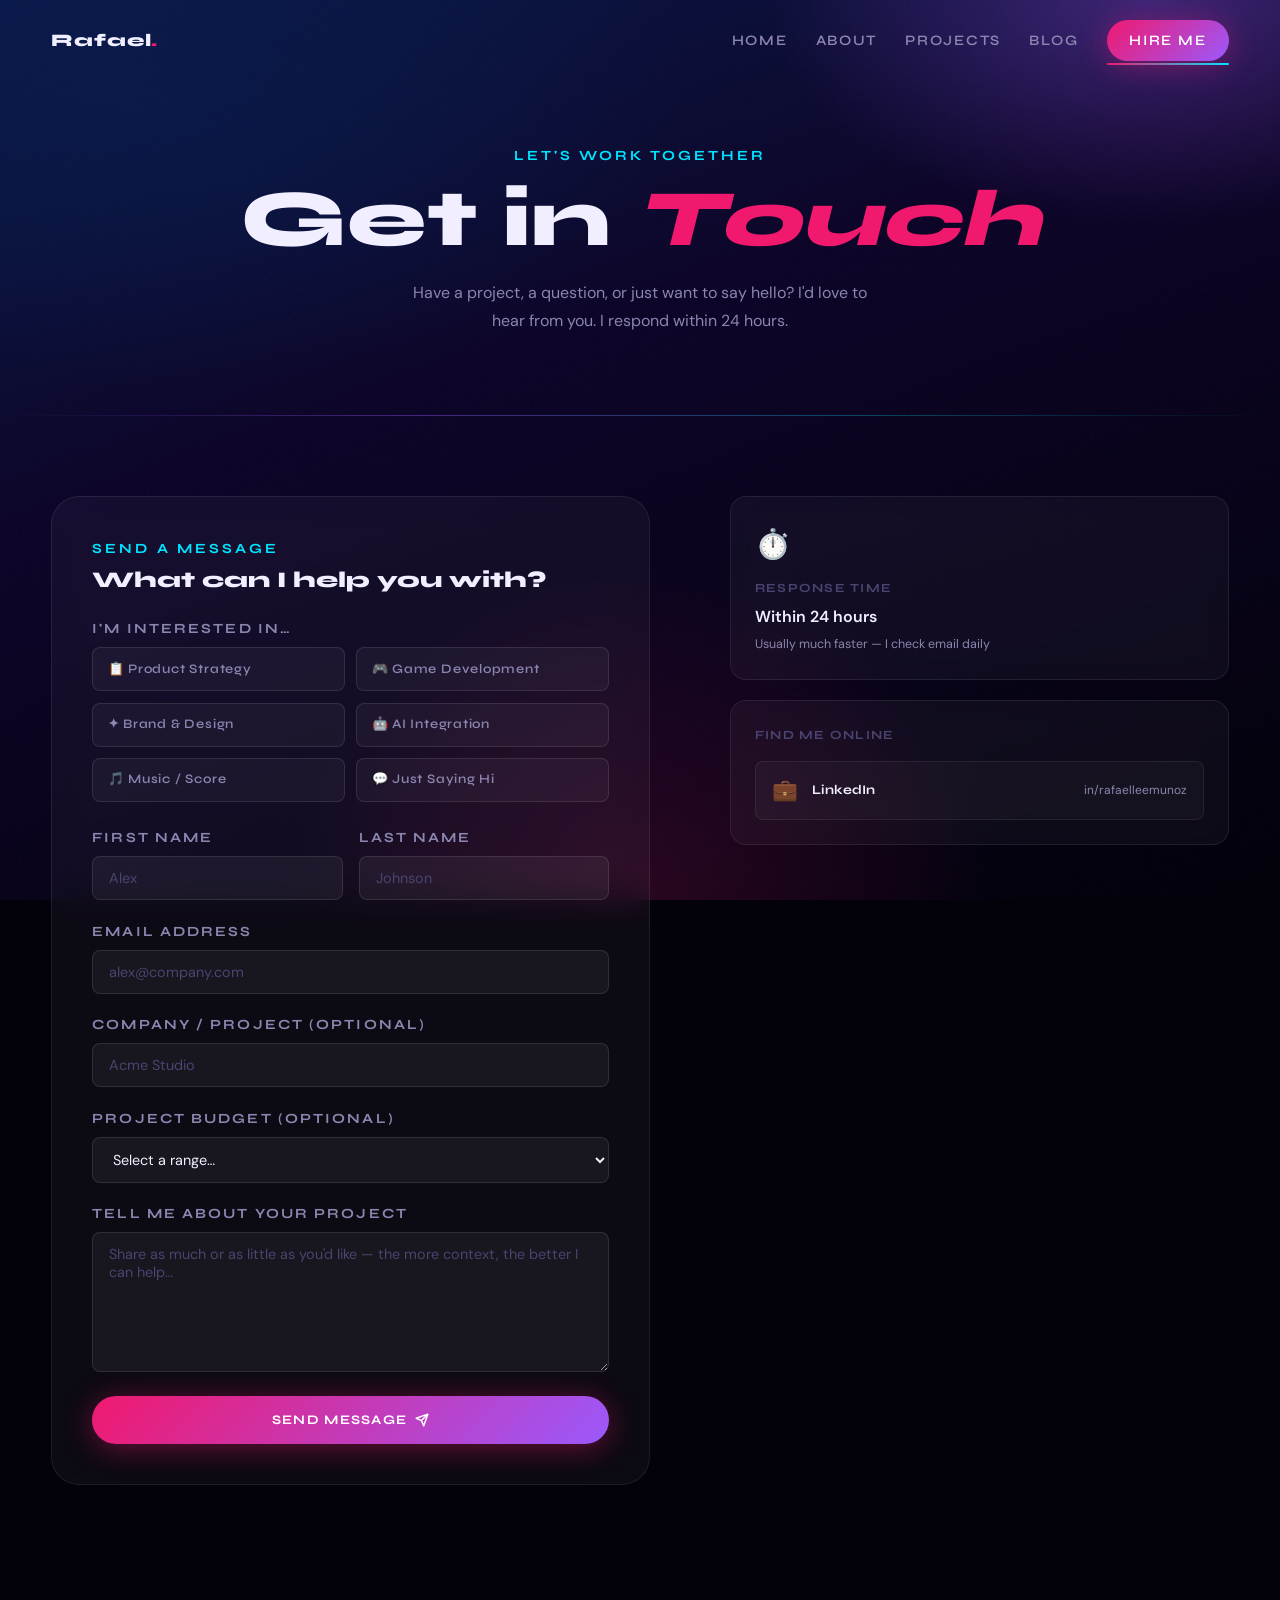
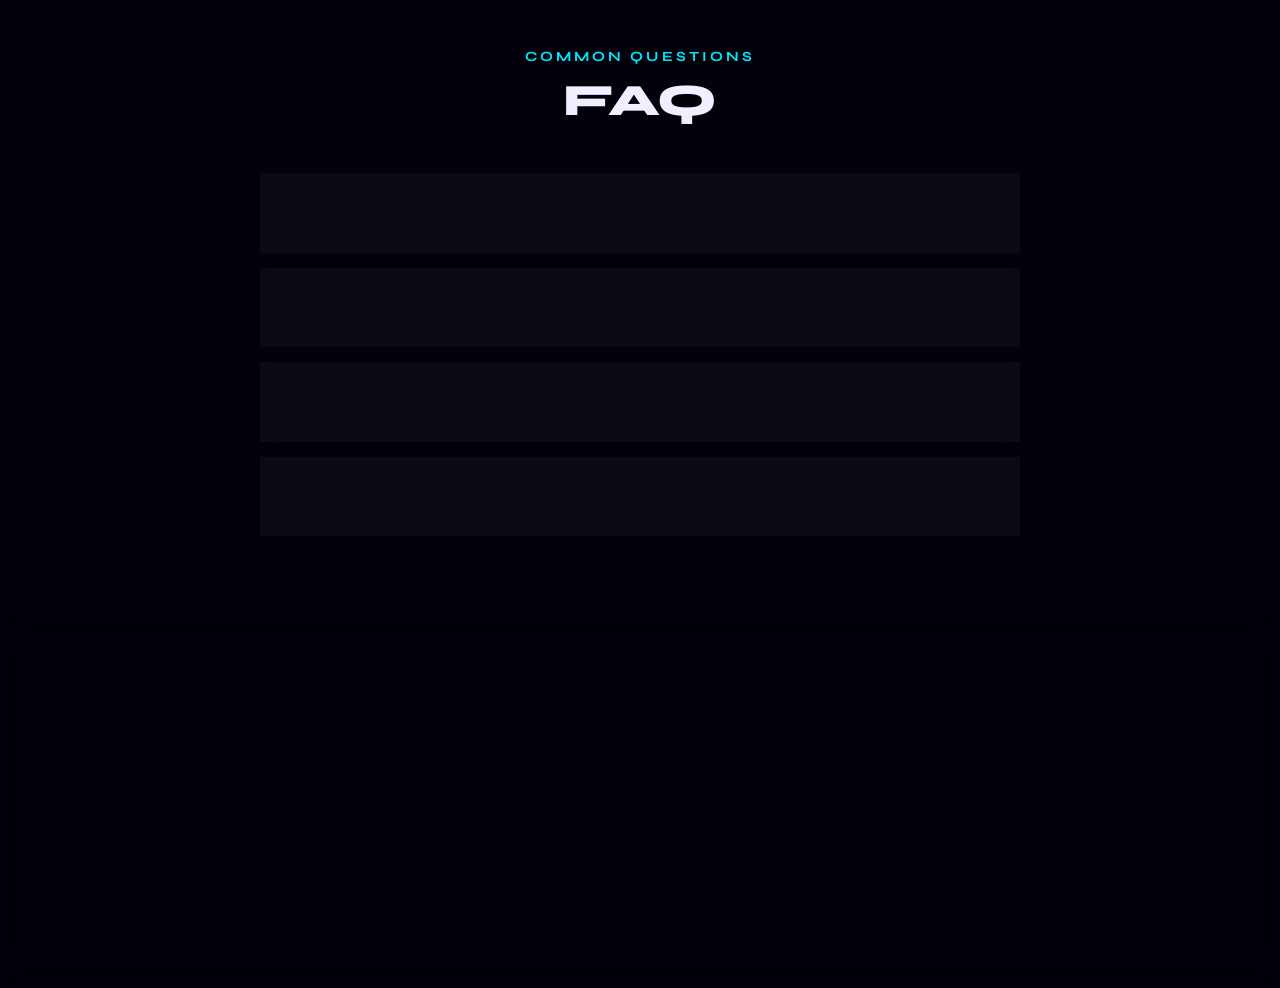
<file: contact.html>
<!DOCTYPE html>
<html lang="en">
<head>
  <meta charset="UTF-8" />
  <meta name="viewport" content="width=device-width, initial-scale=1.0" />
  <title>Hire Me — Rafael L. Muñoz</title>
  <link rel="preconnect" href="https://fonts.googleapis.com" />
  <link rel="preconnect" href="https://fonts.gstatic.com" crossorigin />
  <link rel="stylesheet" href="styles.css?v=20261115" />
  <style>
    /* ── Contact layout ──────────────────────────────────── */
    .contact-layout {
      display: grid;
      grid-template-columns: 1.2fr 1fr;
      gap: var(--sp-xl);
      align-items: start;
    }

    /* ── Form card ───────────────────────────────────────── */
    .contact-form-card {
      background: var(--card-bg); border: 1px solid var(--card-border);
      border-radius: var(--radius-lg); padding: 2.5rem;
      backdrop-filter: blur(16px);
    }
    .form-row    { display: grid; grid-template-columns: 1fr 1fr; gap: 1rem; }
    .form-group  { display: flex; flex-direction: column; margin-bottom: 1.2rem; }
    .form-label  {
      font-family: var(--font-display); font-size: .875rem; font-weight: 700;
      letter-spacing: .15em; text-transform: uppercase; color: var(--text-muted);
      margin-bottom: .45rem;
    }
    .form-control {
      background: rgba(255,255,255,.05); border: 1.5px solid rgba(255,255,255,.1);
      border-radius: var(--radius-sm); padding: .75rem 1rem;
      font-family: var(--font-body); font-size: .9rem; color: var(--text-primary);
      outline: none; transition: all var(--transition);
    }
    .form-control::placeholder { color: var(--text-dim); }
    .form-control:focus {
      border-color: var(--accent-violet);
      background: rgba(155,89,252,.05);
      box-shadow: 0 0 0 3px rgba(155,89,252,.1);
    }
    textarea.form-control { resize: vertical; min-height: 140px; }

    /* ── Service checkboxes ──────────────────────────────── */
    .service-fieldset { border: none; padding: 0; margin: 0; min-width: 0; }
    .service-fieldset legend { padding: 0; }
    .service-grid { display: grid; grid-template-columns: 1fr 1fr; gap: .7rem; margin-bottom: 1.5rem; }
    /* Visually hidden but still focusable — display:none would make the
       checkboxes unreachable by keyboard (Tab + Space). */
    .service-option {
      position: absolute; width: 1px; height: 1px; margin: -1px;
      overflow: hidden; clip: rect(0 0 0 0); white-space: nowrap; border: 0;
    }
    .service-option:focus-visible + .service-label {
      outline: 2px solid var(--accent-cyan); outline-offset: 2px;
    }
    .service-label {
      display: flex; align-items: center; gap: .6rem;
      background: rgba(255,255,255,.04); border: 1.5px solid rgba(255,255,255,.1);
      border-radius: var(--radius-sm); padding: .65rem .9rem;
      font-family: var(--font-display); font-size: .8125rem; font-weight: 600;
      letter-spacing: .06em; color: var(--text-muted); cursor: pointer;
      transition: all var(--transition);
    }
    .service-option:checked + .service-label {
      border-color: var(--accent-violet); color: var(--text-primary);
      background: rgba(155,89,252,.12);
    }
    .service-label:hover { border-color: rgba(155,89,252,.4); color: var(--text-primary); }

    /* ── Submit button ───────────────────────────────────── */
    .submit-btn {
      width: 100%; justify-content: center; font-size: .82rem; padding: 1rem;
      position: relative; overflow: hidden;
    }
    .submit-btn::after {
      content: ''; position: absolute; inset: 0;
      background: linear-gradient(135deg, transparent 40%, rgba(255,255,255,.15));
      transform: translateX(-100%); transition: transform 0.5s var(--ease);
    }
    .submit-btn:hover::after { transform: translateX(100%); }
    .submit-btn:disabled { opacity: .6; cursor: wait; transform: none; }

    /* ── Send error ──────────────────────────────────────── */
    .form-error {
      display: none; margin-bottom: 1rem; padding: .75rem 1rem;
      border-radius: var(--radius-sm); font-size: .85rem; line-height: 1.6;
      color: var(--text-primary); background: rgba(240,25,110,.1);
      border: 1px solid rgba(240,25,110,.35);
    }
    .form-error.show { display: block; }

    /* ── Success message ─────────────────────────────────── */
    .form-success { display: none; text-align: center; padding: 2rem; }
    .form-success.show { display: block; }
    .success-icon { font-size: 3rem; margin-bottom: 1rem; display: block; }

    /* ── Info panel ──────────────────────────────────────── */
    .contact-info { display: flex; flex-direction: column; gap: 1.25rem; }
    .contact-info-card {
      background: var(--card-bg); border: 1px solid var(--card-border);
      border-radius: var(--radius-md); padding: 1.5rem;
      backdrop-filter: blur(12px); transition: all var(--transition);
    }
    .contact-info-card:hover { border-color: rgba(155,89,252,.3); }
    .cic-icon  { font-size: 1.8rem; display: block; margin-bottom: .6rem; }
    .cic-title { font-family: var(--font-display); font-size: .78rem; font-weight: 700; letter-spacing: .1em; text-transform: uppercase; color: var(--text-dim); margin-bottom: .3rem; }
    .cic-value { font-size: 1rem; font-weight: 600; color: var(--text-primary); margin-bottom: .25rem; }
    .cic-note  { font-size: .78rem; color: var(--text-muted); }

    /* ── Social connect ──────────────────────────────────── */
    .social-connect { display: flex; flex-direction: column; gap: .6rem; }
    .social-row {
      display: flex; align-items: center; gap: .9rem;
      background: rgba(255,255,255,.03); border: 1px solid rgba(255,255,255,.07);
      border-radius: var(--radius-sm); padding: .7rem 1rem;
      transition: all var(--transition); cursor: pointer;
    }
    .social-row:hover { border-color: rgba(155,89,252,.3); background: rgba(155,89,252,.06); transform: translateX(4px); }
    .social-row-icon   { font-size: 1.3rem; }
    .social-row-name   { font-family: var(--font-display); font-size: .82rem; font-weight: 700; flex: 1; }
    .social-row-handle { font-size: .75rem; color: var(--text-muted); }

    @media (max-width: 900px) {
      .contact-layout { grid-template-columns: 1fr; }
      .form-row        { grid-template-columns: 1fr; }
      .service-grid    { grid-template-columns: 1fr 1fr; }
    }
    @media (max-width: 480px) { .service-grid { grid-template-columns: 1fr; } }
  </style>
</head>
<body>

<!-- ── Shared nav injected by nav.js ── -->
<div id="site-nav"></div>


<!-- PAGE HERO -->
<div class="page-hero container" data-reveal>
  <p class="section-label">Let's Work Together</p>
  <h1 class="page-hero-title display">Get in <em class="accent-pink">Touch</em></h1>
  <p style="color:var(--text-muted);max-width:480px;margin:1rem auto 0;font-size:1rem;line-height:1.75;">
    Have a project, a question, or just want to say hello? I'd love to hear from you. I respond within 24 hours.
  </p>
</div>

<hr class="divider" />

<!-- CONTACT SECTION -->
<section>
  <div class="container">
    <div class="contact-layout">

      <!-- Form -->
      <div data-reveal="left">
        <div class="contact-form-card">
          <p class="section-label" style="margin-bottom:.5rem;">Send a Message</p>
          <h2 style="font-family:var(--font-display);font-size:1.4rem;font-weight:800;margin-bottom:1.5rem;">
            What can I help you with?
          </h2>

          <!-- Messages go through Formspree, which forwards them to
               Rafael's inbox. His address lives only in the Formspree
               account, never in this page. Each field's `name` is the
               label it gets in the email. -->
          <form id="contact-form" action="https://formspree.io/f/mbgogkrw" method="POST" novalidate>
            <input type="hidden" name="_subject" value="New message from your portfolio site" />
            <!-- Honeypot: hidden from people, bots fill it in, and
                 Formspree silently drops any submission where it's set. -->
            <input type="text" name="_gotcha" tabindex="-1" autocomplete="off" aria-hidden="true"
                   style="position:absolute;width:1px;height:1px;margin:-1px;overflow:hidden;clip:rect(0 0 0 0);border:0;padding:0;" />

            <fieldset class="service-fieldset">
              <legend class="form-label">I'm interested in…</legend>
              <div class="service-grid">
                <div>
                  <input type="checkbox" class="service-option" id="svc-pm" name="Interested in" value="Product Strategy">
                  <label class="service-label" for="svc-pm">📋 Product Strategy</label>
                </div>
                <div>
                  <input type="checkbox" class="service-option" id="svc-game" name="Interested in" value="Game Development">
                  <label class="service-label" for="svc-game">🎮 Game Development</label>
                </div>
                <div>
                  <input type="checkbox" class="service-option" id="svc-brand" name="Interested in" value="Brand & Design">
                  <label class="service-label" for="svc-brand">✦ Brand & Design</label>
                </div>
                <div>
                  <input type="checkbox" class="service-option" id="svc-ai" name="Interested in" value="AI Integration">
                  <label class="service-label" for="svc-ai">🤖 AI Integration</label>
                </div>
                <div>
                  <input type="checkbox" class="service-option" id="svc-music" name="Interested in" value="Music / Score">
                  <label class="service-label" for="svc-music">🎵 Music / Score</label>
                </div>
                <div>
                  <input type="checkbox" class="service-option" id="svc-other" name="Interested in" value="Just Saying Hi">
                  <label class="service-label" for="svc-other">💬 Just Saying Hi</label>
                </div>
              </div>
            </fieldset>

            <div class="form-row">
              <div class="form-group">
                <label class="form-label" for="fname">First Name</label>
                <input type="text" id="fname" name="First name" class="form-control" placeholder="Alex" autocomplete="given-name" required />
              </div>
              <div class="form-group">
                <label class="form-label" for="lname">Last Name</label>
                <input type="text" id="lname" name="Last name" class="form-control" placeholder="Johnson" autocomplete="family-name" />
              </div>
            </div>
            <div class="form-group">
              <label class="form-label" for="email">Email Address</label>
              <!-- name="email" (lowercase) lets Formspree set it as the
                   reply-to, so hitting Reply in Gmail answers the sender. -->
              <input type="email" id="email" name="email" class="form-control" placeholder="alex@company.com" autocomplete="email" required />
            </div>
            <div class="form-group">
              <label class="form-label" for="company">Company / Project (optional)</label>
              <input type="text" id="company" name="Company / project" class="form-control" placeholder="Acme Studio" autocomplete="organization" />
            </div>
            <div class="form-group">
              <label class="form-label" for="budget">Project Budget (optional)</label>
              <select id="budget" name="Budget" class="form-control" style="cursor:pointer;">
                <option value="" selected style="background:#0d0528;">Select a range…</option>
                <option style="background:#0d0528;">Under $5k</option>
                <option style="background:#0d0528;">$5k – $15k</option>
                <option style="background:#0d0528;">$15k – $50k</option>
                <option style="background:#0d0528;">$50k+</option>
                <option style="background:#0d0528;">Let's discuss</option>
              </select>
            </div>
            <div class="form-group" style="margin-bottom:1.5rem;">
              <label class="form-label" for="message">Tell Me About Your Project</label>
              <textarea id="message" name="Message" class="form-control" placeholder="Share as much or as little as you'd like — the more context, the better I can help…" required></textarea>
            </div>
            <p class="form-error" id="form-error" role="alert"></p>
            <button type="submit" class="btn btn-primary submit-btn">
              <span class="submit-label">Send Message</span>
              <svg width="14" height="14" viewBox="0 0 24 24" fill="none" stroke="currentColor" stroke-width="2.5" stroke-linecap="round" stroke-linejoin="round"><path d="M22 2L11 13M22 2L15 22l-4-9-9-4 20-7z"/></svg>
            </button>
          </form>

          <div class="form-success" id="form-success">
            <span class="success-icon">✅</span>
            <h3 style="font-family:var(--font-display);font-size:1.2rem;font-weight:800;margin-bottom:.5rem;">Message Sent!</h3>
            <p style="font-size:.9rem;color:var(--text-muted);">I'll get back to you within 24 hours. Talk soon!</p>
          </div>
        </div>
      </div>

      <!-- Info panel -->
      <div class="contact-info" data-reveal="right">

        <!-- No email or location cards on purpose: personal details stay
             private, and the form is the way to get in touch. -->
        <div class="contact-info-card">
          <span class="cic-icon">⏱️</span>
          <p class="cic-title display">Response Time</p>
          <p class="cic-value">Within 24 hours</p>
          <p class="cic-note">Usually much faster — I check email daily</p>
        </div>

        <div class="contact-info-card">
          <p class="cic-title display" style="margin-bottom:1rem;">Find Me Online</p>
          <div class="social-connect">
            <a href="https://www.linkedin.com/in/rafaelleemunoz/" target="_blank" rel="noopener" class="social-row">
              <span class="social-row-icon">💼</span>
              <span class="social-row-name">LinkedIn</span>
              <span class="social-row-handle">in/rafaelleemunoz</span>
            </a>
          </div>
        </div>

      </div>
    </div>
  </div>
</section>

<!-- FAQ -->
<section>
  <div class="container" style="max-width:760px;">
    <div style="text-align:center; margin-bottom:var(--sp-lg);" data-reveal>
      <p class="section-label">Common Questions</p>
      <h2 class="section-title display">FAQ</h2>
    </div>
    <div style="display:flex;flex-direction:column;gap:1rem;">
      <details class="card" style="padding:1.4rem 1.8rem;" data-reveal>
        <summary style="font-family:var(--font-display);font-size:.95rem;font-weight:700;cursor:pointer;list-style:none;display:flex;justify-content:space-between;align-items:center;">
          What types of projects do you take on?
          <span style="color:var(--accent-violet);font-size:1.2rem;">+</span>
        </summary>
        <p style="font-size:.88rem;color:var(--text-muted);line-height:1.75;margin-top:.8rem;">
          I work on product strategy engagements, game development projects (Unreal, Unity), brand identity work, AI integration consulting, and music composition for games and media. I take on a small number of high-quality projects at a time.
        </p>
      </details>
      <details class="card" style="padding:1.4rem 1.8rem;" data-reveal>
        <summary style="font-family:var(--font-display);font-size:.95rem;font-weight:700;cursor:pointer;list-style:none;display:flex;justify-content:space-between;align-items:center;">
          What does your typical engagement look like?
          <span style="color:var(--accent-violet);font-size:1.2rem;">+</span>
        </summary>
        <p style="font-size:.88rem;color:var(--text-muted);line-height:1.75;margin-top:.8rem;">
          Most project engagements start with a discovery call, followed by a scoped proposal. I work on monthly retainers for ongoing PM work, or fixed-scope contracts for game dev and design projects. I'm transparent about timelines and deliverables from day one.
        </p>
      </details>
      <details class="card" style="padding:1.4rem 1.8rem;" data-reveal>
        <summary style="font-family:var(--font-display);font-size:.95rem;font-weight:700;cursor:pointer;list-style:none;display:flex;justify-content:space-between;align-items:center;">
          Do you work with early-stage startups?
          <span style="color:var(--accent-violet);font-size:1.2rem;">+</span>
        </summary>
        <p style="font-size:.88rem;color:var(--text-muted);line-height:1.75;margin-top:.8rem;">
          Yes — early-stage is where I do some of my best work. I love the 0→1 phase and I've helped multiple founding teams go from idea to funded product. Budget flexibility is possible for the right project.
        </p>
      </details>
      <details class="card" style="padding:1.4rem 1.8rem;" data-reveal>
        <summary style="font-family:var(--font-display);font-size:.95rem;font-weight:700;cursor:pointer;list-style:none;display:flex;justify-content:space-between;align-items:center;">
          Can I just commission a piece of resin art or a music track?
          <span style="color:var(--accent-violet);font-size:1.2rem;">+</span>
        </summary>
        <p style="font-size:.88rem;color:var(--text-muted);line-height:1.75;margin-top:.8rem;">
          Absolutely! Custom resin commissions and music tracks are available — just indicate your interest in the form above. For resin pieces, include any color preferences or size requirements. For music, share the mood, genre, and use case.
        </p>
      </details>
    </div>
  </div>
</section>


<!-- ── Shared footer injected by nav.js ── -->
<div id="site-footer"></div>


<script src="nav.js?v=20261115"></script>
<script>
  /* ── Contact form → Formspree ───────────────────────────────
     Sends with fetch so visitors stay on this page. "Message Sent!"
     shows only when Formspree confirms it received the message;
     otherwise the form stays filled in and an error explains what
     to do, so nobody loses what they typed. ── */
  const form     = document.getElementById('contact-form');
  const success  = document.getElementById('form-success');
  const errorBox = document.getElementById('form-error');

  if (form && success && errorBox) {
    const submitBtn   = form.querySelector('.submit-btn');
    const submitLabel = form.querySelector('.submit-label');

    const showError = msg => {
      errorBox.textContent = msg;
      errorBox.classList.add('show');
    };

    form.addEventListener('submit', async e => {
      e.preventDefault();
      errorBox.classList.remove('show');

      // Required-field + email-format check
      let valid = true;
      form.querySelectorAll('[required]').forEach(field => {
        const ok = field.value.trim() !== '' && field.checkValidity();
        field.style.borderColor = ok ? '' : 'var(--accent-pink)';
        if (!ok) valid = false;
      });
      if (!valid) {
        showError('Please fill in your first name, a valid email address, and a message.');
        return;
      }

      submitBtn.disabled = true;
      submitLabel.textContent = 'Sending…';

      try {
        const res = await fetch(form.action, {
          method: 'POST',
          body: new FormData(form),
          headers: { Accept: 'application/json' },
        });
        if (!res.ok) throw new Error(`Formspree responded ${res.status}`);
        form.style.display = 'none';
        success.classList.add('show');
      } catch (err) {
        showError('Sorry, your message didn’t go through. Please try again in a moment, or reach out on LinkedIn.');
        submitBtn.disabled = false;
        submitLabel.textContent = 'Send Message';
      }
    });
  }
</script>
</body>
</html>
</file>
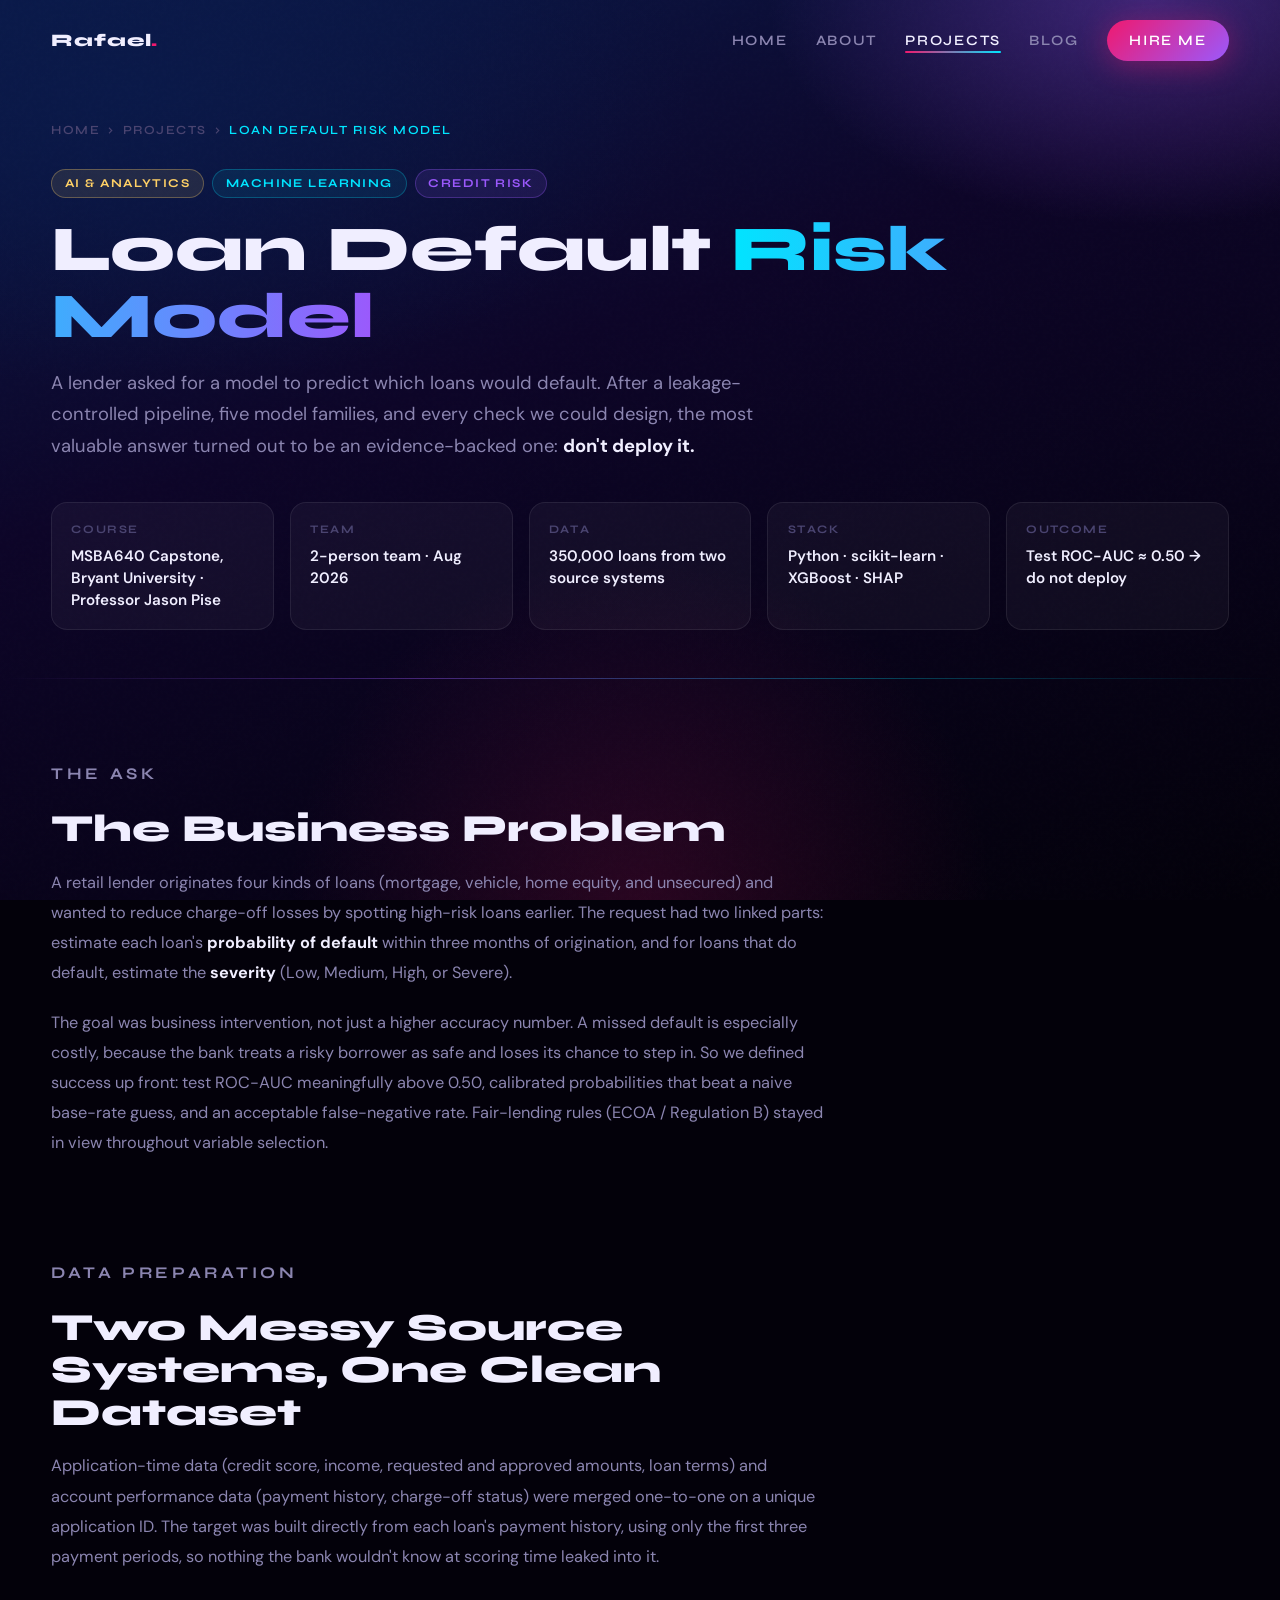
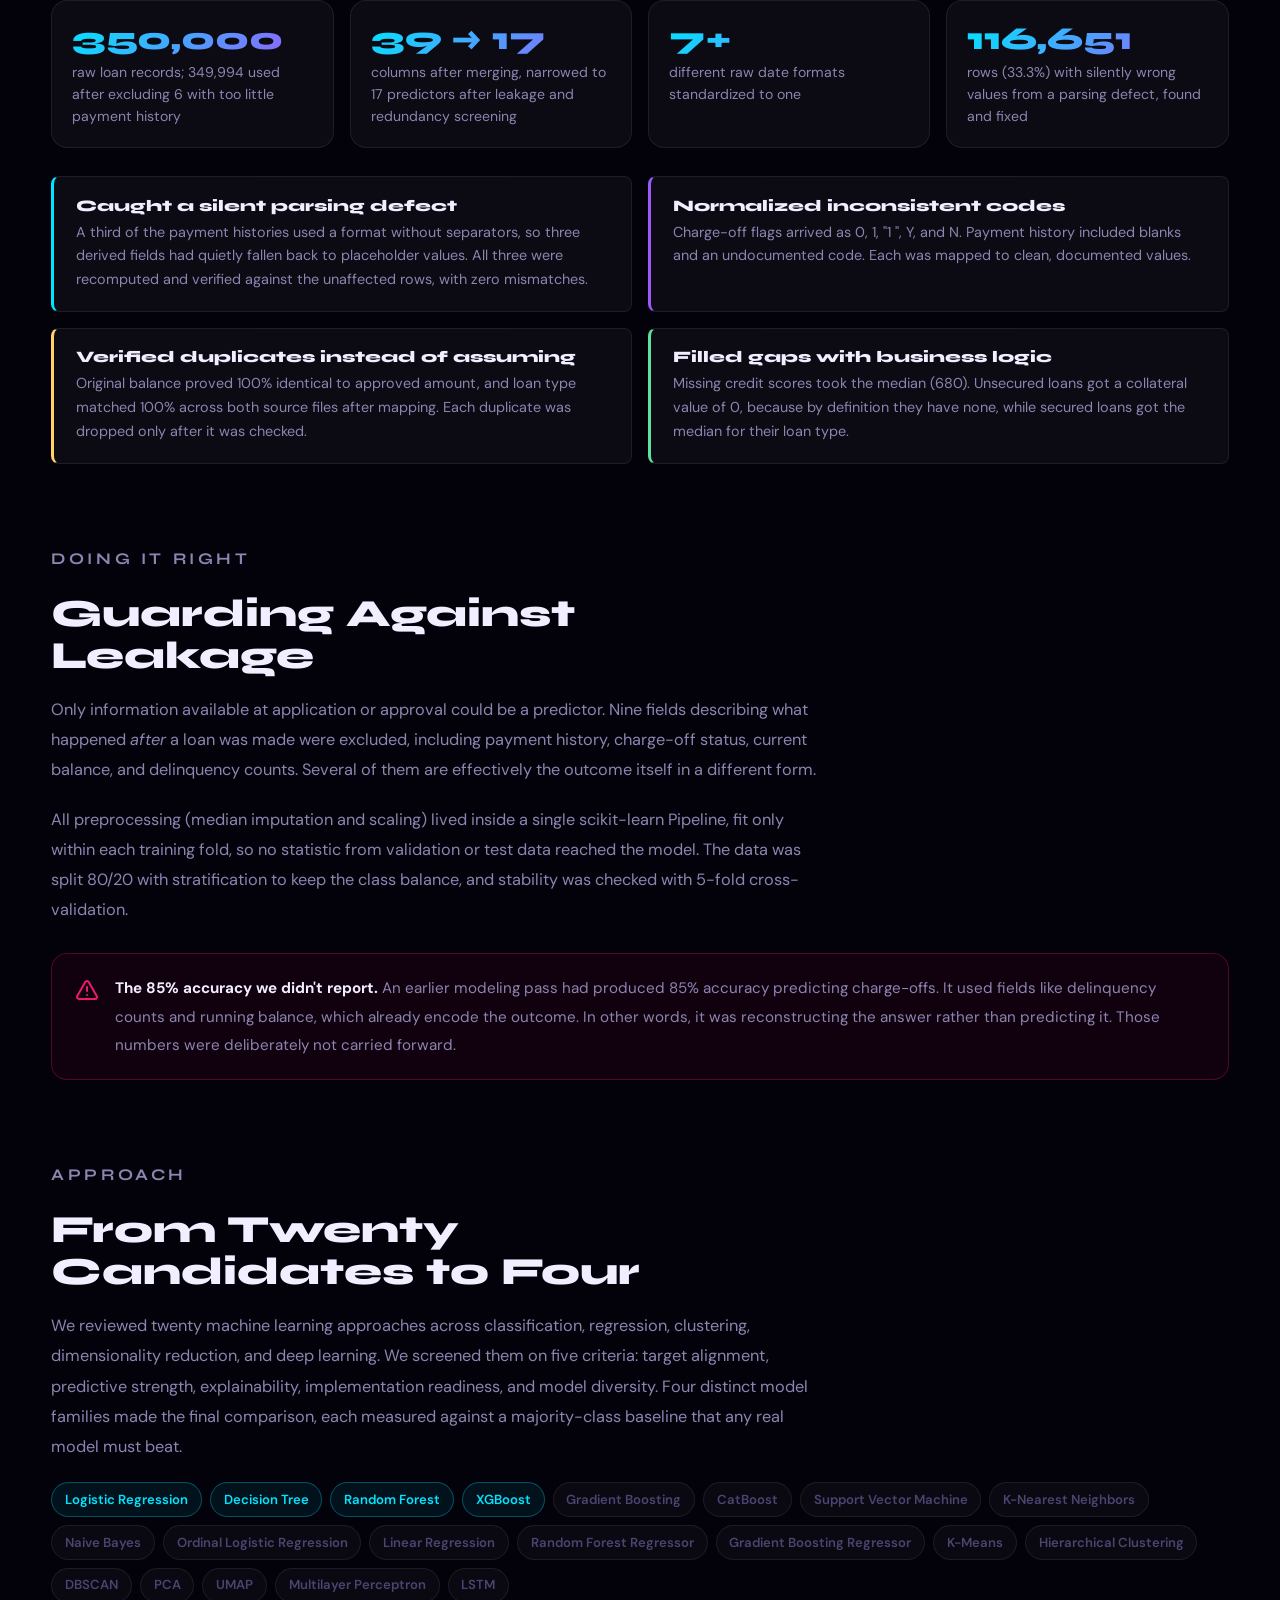
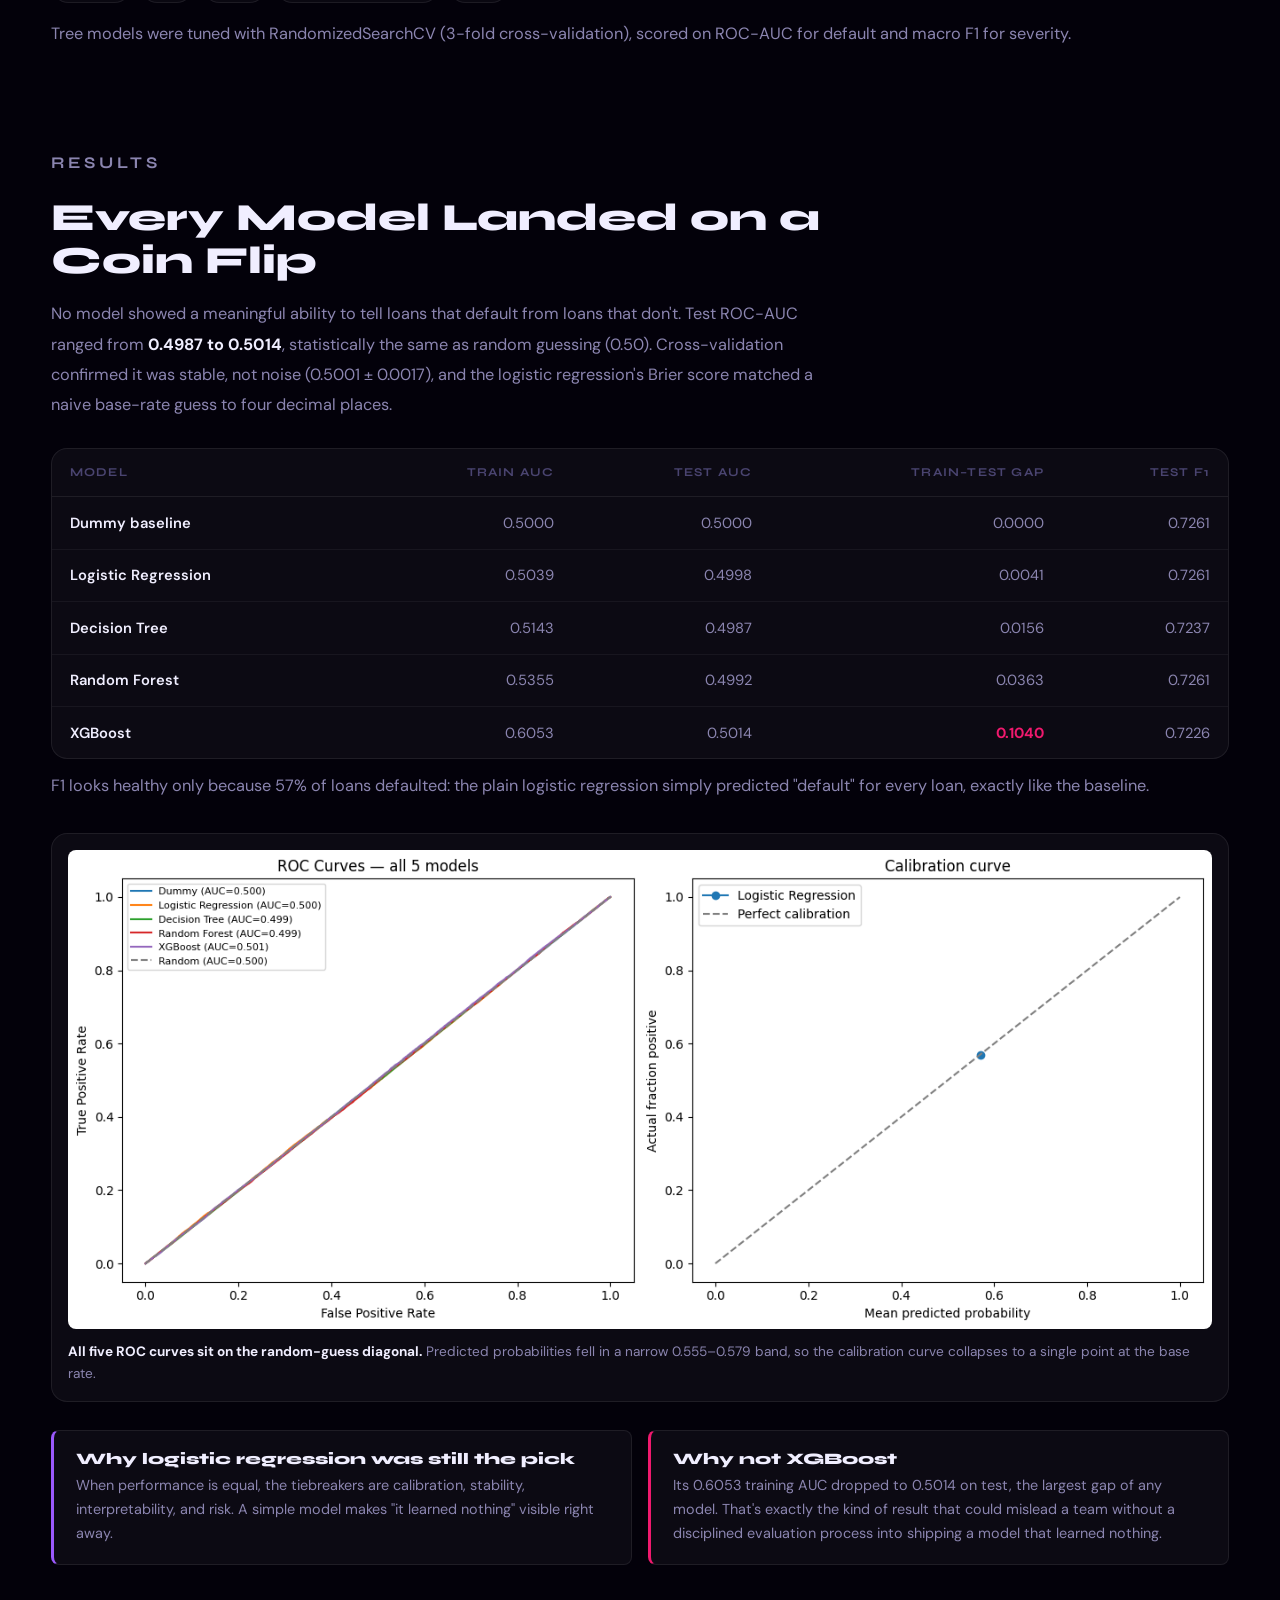
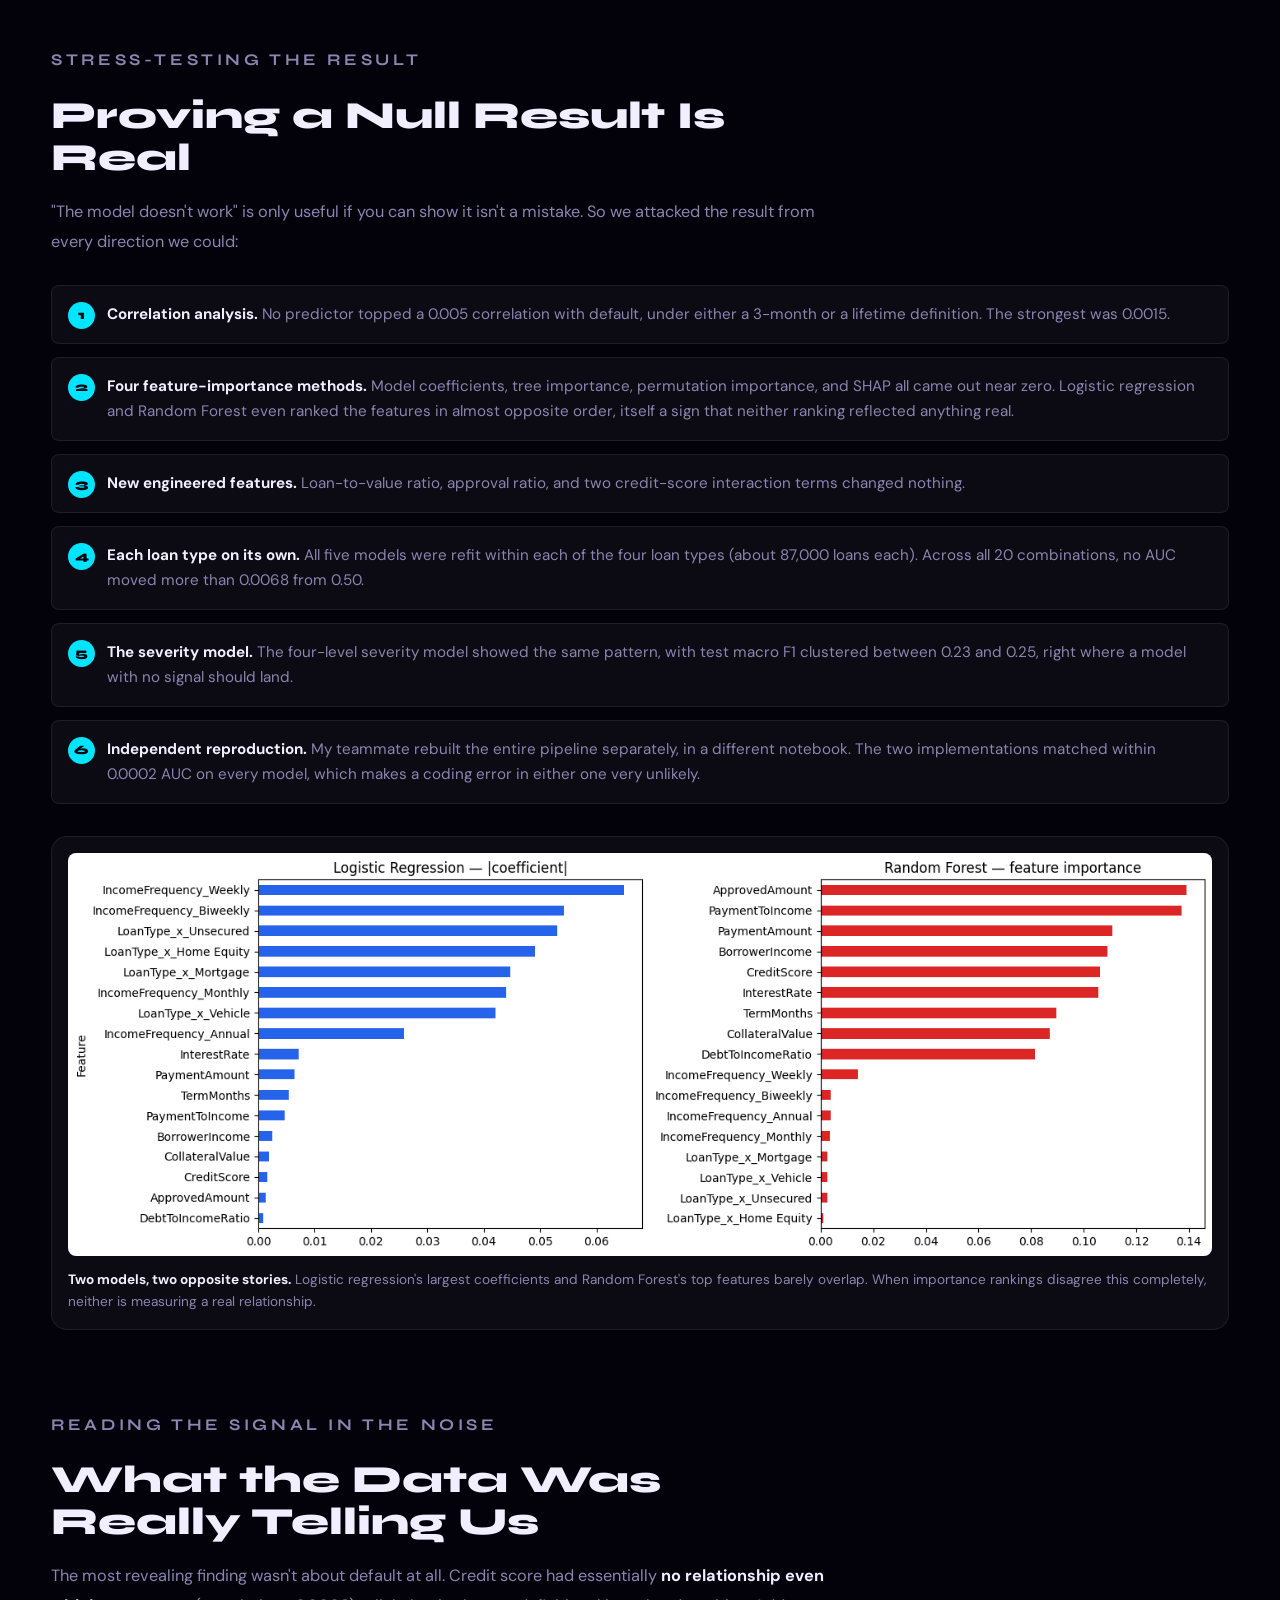
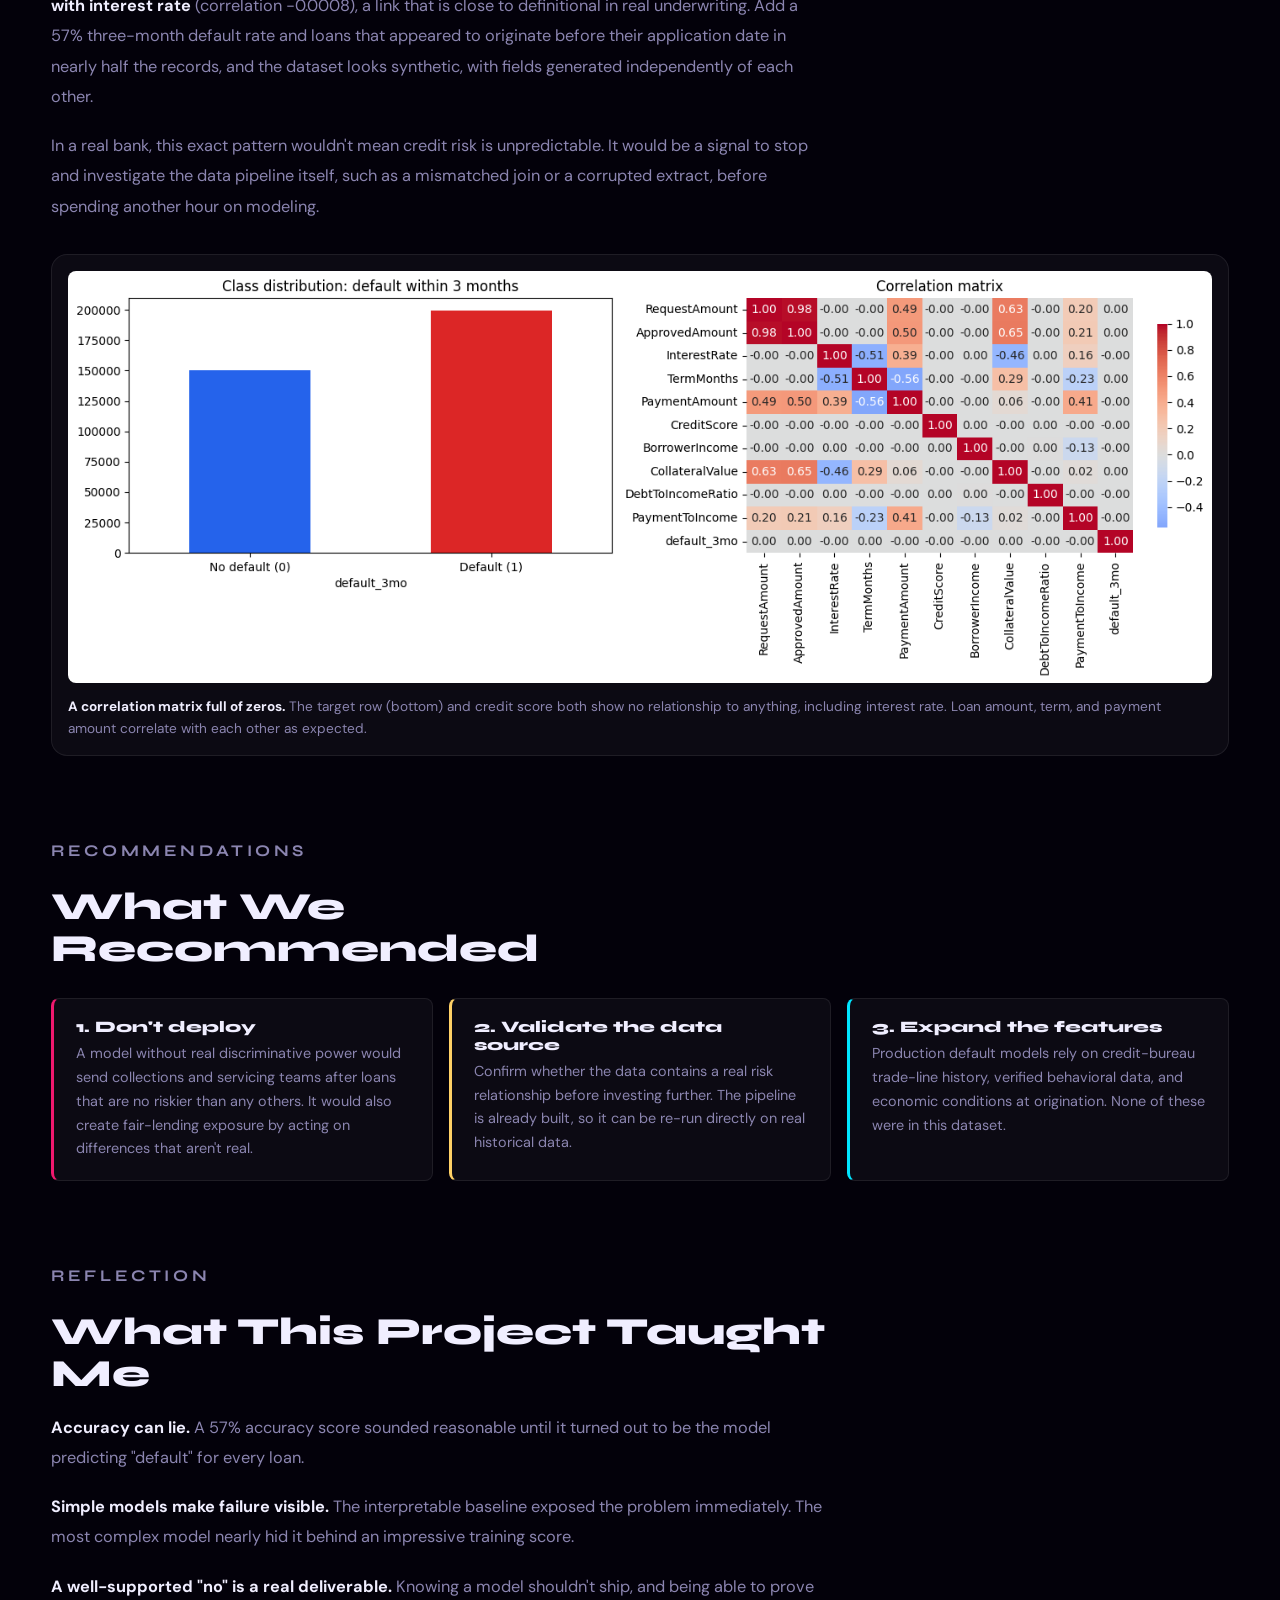
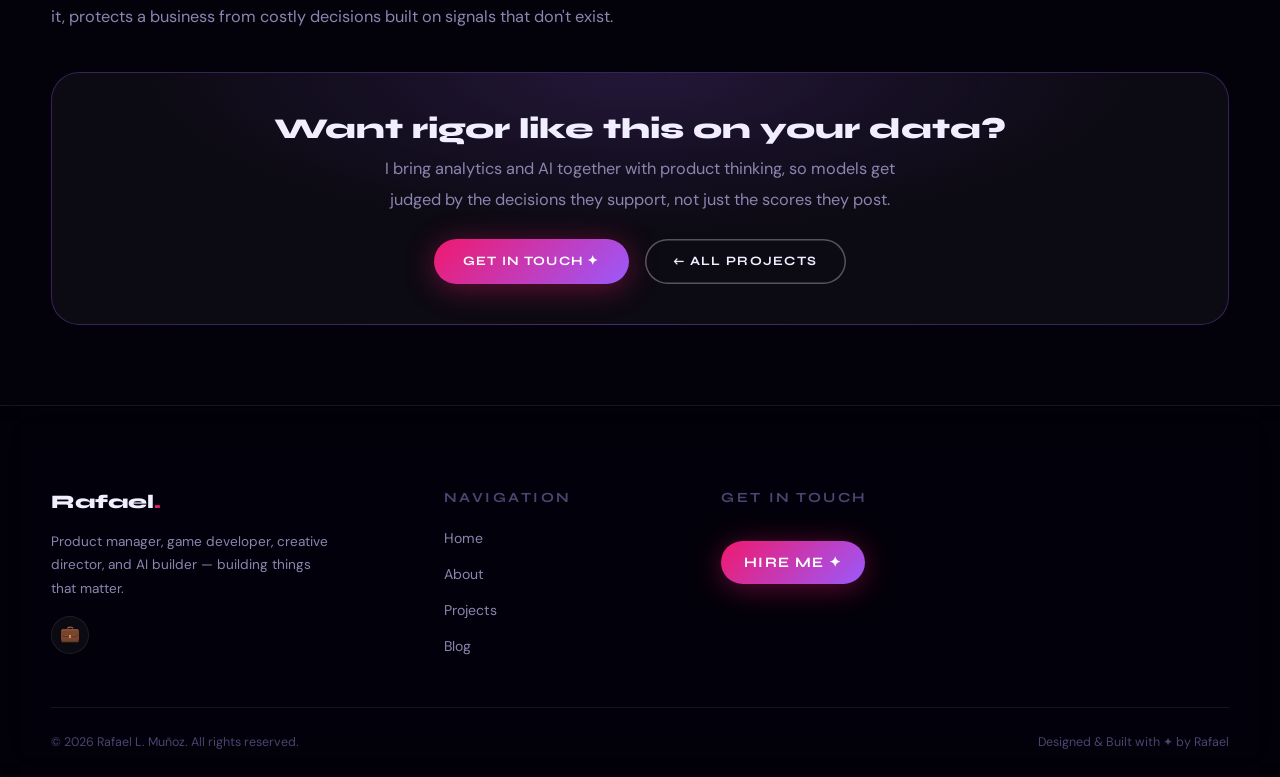
<file: loan-default-risk-model.html>
<!DOCTYPE html>
<html lang="en">
<head>
  <meta charset="UTF-8" />
  <meta name="viewport" content="width=device-width, initial-scale=1.0" />
  <title>Loan Default Risk Model — Rafael L. Muñoz</title>
  <meta name="description" content="Capstone case study: a leakage-controlled machine learning pipeline for loan default risk across 350,000 loans — and the evidence-backed recommendation not to deploy it." />
  <link rel="preconnect" href="https://fonts.googleapis.com" />
  <link rel="preconnect" href="https://fonts.gstatic.com" crossorigin />
  <link rel="stylesheet" href="styles.css?v=20261115" />
  <style>
    /* ── Project page: Loan Default Risk Model (Bryant MSBA capstone) ──
       All facts and numbers come from the final capstone report
       (Aug 3, 2026), the model-selection deck, and the first-run
       cleaning notes. Charts are the report's own figures. The
       instructor (Professor Jason Pise) is named with Rafael's OK;
       the teammate is deliberately not named. ── */

    /* Breadcrumb */
    .breadcrumb {
      display: flex; align-items: center; gap: .5rem; flex-wrap: wrap;
      font-family: var(--font-display); font-size: .78rem; font-weight: 600;
      letter-spacing: .12em; text-transform: uppercase; margin-bottom: 1.75rem;
    }
    .breadcrumb a { color: var(--text-dim); transition: color var(--transition); }
    .breadcrumb a:hover { color: var(--accent-cyan); }
    .breadcrumb .sep { color: var(--text-dim); }
    .breadcrumb .current { color: var(--accent-cyan); }

    /* Hero */
    .project-hero { padding-top: 7.5rem; padding-bottom: var(--sp-lg); }
    .hero-tags { display: flex; gap: .5rem; flex-wrap: wrap; margin-bottom: 1.1rem; }
    .hero-tag {
      font-family: var(--font-display); font-size: .75rem; font-weight: 700;
      letter-spacing: .12em; text-transform: uppercase;
      padding: .25rem .8rem; border-radius: var(--radius-xl);
    }
    .hero-tag--gold   { background: rgba(255,209,102,.1); color: var(--accent-gold);   border: 1px solid rgba(255,209,102,.3); }
    .hero-tag--cyan   { background: rgba(0,229,255,.08);  color: var(--accent-cyan);   border: 1px solid rgba(0,229,255,.25); }
    .hero-tag--violet { background: rgba(155,89,252,.12); color: var(--accent-violet); border: 1px solid rgba(155,89,252,.3); }
    .project-title {
      font-size: clamp(2.2rem, 5.5vw, 4rem); font-weight: 800; line-height: 1.05;
      margin-bottom: 1.1rem;
    }
    .project-title em {
      font-style: normal;
      background: linear-gradient(90deg, var(--accent-cyan), var(--accent-violet));
      -webkit-background-clip: text; background-clip: text; -webkit-text-fill-color: transparent;
    }
    .project-lede { font-size: 1.15rem; color: var(--text-muted); line-height: 1.7; max-width: 720px; }

    .facts {
      display: grid; grid-template-columns: repeat(5, minmax(0, 1fr)); gap: 1rem;
      margin-top: 2.5rem;
    }
    .fact {
      background: var(--card-bg); border: 1px solid var(--card-border);
      border-radius: var(--radius-md); padding: 1.1rem 1.2rem;
    }
    .fact-label {
      font-family: var(--font-display); font-size: .72rem; font-weight: 700;
      letter-spacing: .14em; text-transform: uppercase; color: var(--text-dim);
      margin-bottom: .35rem;
    }
    .fact-value { font-size: .95rem; font-weight: 600; color: var(--text-primary); line-height: 1.45; }

    /* Sections */
    .case-section { padding: var(--sp-xl) 0 0; }
    .case-section:last-of-type { padding-bottom: var(--sp-xl); }
    .case-section h2 { font-size: clamp(1.6rem, 3.5vw, 2.4rem); font-weight: 800; margin-bottom: 1.1rem; }
    .case-section p { font-size: 1.02rem; color: var(--text-muted); line-height: 1.85; margin-bottom: 1.2rem; }
    .case-section p strong { color: var(--text-primary); }
    .section-intro { max-width: 780px; }

    /* Big-number stats */
    .stats { display: grid; grid-template-columns: repeat(4, minmax(0, 1fr)); gap: 1rem; margin-top: 1.75rem; }
    .stat {
      background: var(--card-bg); border: 1px solid var(--card-border);
      border-radius: var(--radius-md); padding: 1.25rem;
    }
    .stat-num {
      font-family: var(--font-display); font-size: clamp(1.5rem, 3vw, 2rem); font-weight: 800;
      background: linear-gradient(135deg, var(--accent-cyan), var(--accent-violet));
      -webkit-background-clip: text; background-clip: text; -webkit-text-fill-color: transparent;
      line-height: 1.1; margin-bottom: .35rem;
    }
    .case-section .stat p { font-size: .88rem; line-height: 1.55; margin: 0; }

    /* Checklist cards */
    .card-grid { display: grid; grid-template-columns: repeat(2, minmax(0, 1fr)); gap: 1rem; margin-top: 1.75rem; }
    .info-card {
      --card-accent: var(--accent-cyan);
      background: var(--card-bg); border: 1px solid var(--card-border);
      border-left: 3px solid var(--card-accent);
      border-radius: var(--radius-sm); padding: 1.2rem 1.35rem;
    }
    .info-card h3 { font-size: 1rem; font-weight: 800; margin-bottom: .4rem; }
    .case-section .info-card p { font-size: .9rem; line-height: 1.65; margin: 0; }
    .card-grid--3 { grid-template-columns: repeat(3, minmax(0, 1fr)); }
    .info-card--violet { --card-accent: var(--accent-violet); }
    .info-card--gold   { --card-accent: var(--accent-gold); }
    .info-card--pink   { --card-accent: var(--accent-pink); }
    .info-card--green  { --card-accent: #5ee0a0; }

    /* Callout */
    .callout {
      display: flex; gap: 1rem; align-items: flex-start; margin-top: 1.75rem;
      padding: 1.25rem 1.4rem; border-radius: var(--radius-md);
      background: rgba(240,25,110,.06); border: 1px solid rgba(240,25,110,.28);
    }
    .callout svg { flex-shrink: 0; width: 1.5rem; height: 1.5rem; color: var(--accent-pink); margin-top: .2rem; }
    .case-section .callout p { margin: 0; font-size: .95rem; }

    /* Charts: white figures from the report, shown on a light panel */
    .chart {
      margin: 2rem 0 0; background: var(--card-bg); border: 1px solid var(--card-border);
      border-radius: var(--radius-md); padding: 1rem;
    }
    .chart img { width: 100%; height: auto; display: block; background: #fff; border-radius: var(--radius-sm); }
    .chart figcaption { font-size: .85rem; color: var(--text-muted); line-height: 1.6; margin-top: .8rem; }
    .chart figcaption strong { color: var(--text-primary); }

    /* Results table */
    .table-wrap {
      margin-top: 1.75rem; overflow-x: auto; border-radius: var(--radius-md);
      border: 1px solid var(--card-border); background: var(--card-bg);
    }
    .results-table { width: 100%; border-collapse: collapse; min-width: 560px; }
    .results-table th, .results-table td { padding: .85rem 1.1rem; text-align: right; font-size: .92rem; }
    .results-table th:first-child, .results-table td:first-child { text-align: left; }
    .results-table thead th {
      font-family: var(--font-display); font-size: .75rem; font-weight: 700;
      letter-spacing: .1em; text-transform: uppercase; color: var(--text-dim);
      border-bottom: 1px solid var(--card-border);
    }
    .results-table tbody td { color: var(--text-muted); border-bottom: 1px solid rgba(255,255,255,.05); font-variant-numeric: tabular-nums; }
    .results-table tbody tr:last-child td { border-bottom: none; }
    .results-table tbody td:first-child { color: var(--text-primary); font-weight: 600; }
    .results-table .flag { color: var(--accent-pink); font-weight: 700; }
    .table-note { font-size: .82rem; color: var(--text-dim); margin-top: .7rem; }

    /* Evidence list */
    .evidence { list-style: none; counter-reset: ev; display: flex; flex-direction: column; gap: .8rem; margin-top: 1.75rem; }
    .evidence li {
      counter-increment: ev; position: relative;
      background: var(--card-bg); border: 1px solid var(--card-border);
      border-radius: var(--radius-sm); padding: 1rem 1.2rem 1rem 3.4rem;
      font-size: .95rem; color: var(--text-muted); line-height: 1.65;
    }
    .evidence li::before {
      content: counter(ev); position: absolute; left: 1rem; top: 1rem;
      width: 1.7rem; height: 1.7rem; border-radius: 50%;
      display: flex; align-items: center; justify-content: center;
      font-family: var(--font-display); font-size: .8rem; font-weight: 800;
      color: var(--bg-deep); background: var(--accent-cyan);
    }
    .evidence li strong { color: var(--text-primary); }

    /* Funnel of model families */
    .funnel { display: flex; flex-wrap: wrap; gap: .5rem; list-style: none; margin-top: 1.25rem; }
    .funnel li {
      font-size: .82rem; font-weight: 600; padding: .35rem .8rem; border-radius: var(--radius-xl);
      color: var(--text-dim); background: rgba(255,255,255,.03); border: 1px solid rgba(255,255,255,.08);
    }
    .funnel li.picked { color: var(--accent-cyan); background: rgba(0,229,255,.08); border-color: rgba(0,229,255,.3); }

    /* Closing CTA */
    .cta-box {
      text-align: center; margin-top: 2.5rem; padding: 2.5rem 2rem;
      border-radius: var(--radius-lg); border: 1px solid rgba(155,89,252,.3);
      background:
        radial-gradient(ellipse 60% 90% at 50% 0%, rgba(155,89,252,.16) 0%, transparent 70%),
        var(--card-bg);
    }
    .cta-box h3 { font-size: clamp(1.3rem, 3vw, 1.8rem); font-weight: 800; margin-bottom: .6rem; }
    .case-section .cta-box p { max-width: 560px; margin: 0 auto 1.5rem; }
    .cta-buttons { display: flex; gap: 1rem; justify-content: center; flex-wrap: wrap; }

    @media (max-width: 1100px) {
      .facts { grid-template-columns: repeat(3, minmax(0, 1fr)); }
    }
    @media (max-width: 900px) {
      .stats { grid-template-columns: repeat(2, minmax(0, 1fr)); }
      .card-grid, .card-grid--3 { grid-template-columns: 1fr; }
    }
    @media (max-width: 600px) {
      .facts { grid-template-columns: repeat(2, minmax(0, 1fr)); }
      .callout { padding: 1.1rem; }
    }
  </style>
</head>
<body data-nav-page="projects.html">

<!-- ── Shared nav injected by nav.js ── -->
<div id="site-nav"></div>


<!-- HERO -->
<header class="project-hero container" data-reveal>
  <nav class="breadcrumb" aria-label="Breadcrumb">
    <a href="index.html">Home</a>
    <span class="sep">›</span>
    <a href="projects.html">Projects</a>
    <span class="sep">›</span>
    <span class="current">Loan Default Risk Model</span>
  </nav>
  <div class="hero-tags">
    <span class="hero-tag hero-tag--gold">AI &amp; Analytics</span>
    <span class="hero-tag hero-tag--cyan">Machine Learning</span>
    <span class="hero-tag hero-tag--violet">Credit Risk</span>
  </div>
  <h1 class="project-title display">Loan Default <em>Risk Model</em></h1>
  <p class="project-lede">A lender asked for a model to predict which loans would default. After a leakage-controlled pipeline, five model families, and every check we could design, the most valuable answer turned out to be an evidence-backed one: <strong style="color:var(--text-primary);">don't deploy it.</strong></p>

  <div class="facts">
    <div class="fact"><p class="fact-label">Course</p><p class="fact-value">MSBA640 Capstone, Bryant University · Professor Jason Pise</p></div>
    <div class="fact"><p class="fact-label">Team</p><p class="fact-value">2-person team · Aug 2026</p></div>
    <div class="fact"><p class="fact-label">Data</p><p class="fact-value">350,000 loans from two source systems</p></div>
    <div class="fact"><p class="fact-label">Stack</p><p class="fact-value">Python · scikit-learn · XGBoost · SHAP</p></div>
    <div class="fact"><p class="fact-label">Outcome</p><p class="fact-value">Test ROC-AUC ≈ 0.50 → do not deploy</p></div>
  </div>
</header>

<hr class="divider" />


<!-- BUSINESS PROBLEM -->
<section class="case-section">
  <div class="container">
    <div class="section-intro">
      <p class="section-label">The Ask</p>
      <h2 class="display">The Business Problem</h2>
      <p>A retail lender originates four kinds of loans (mortgage, vehicle, home equity, and unsecured) and wanted to reduce charge-off losses by spotting high-risk loans earlier. The request had two linked parts: estimate each loan's <strong>probability of default</strong> within three months of origination, and for loans that do default, estimate the <strong>severity</strong> (Low, Medium, High, or Severe).</p>
      <p>The goal was business intervention, not just a higher accuracy number. A missed default is especially costly, because the bank treats a risky borrower as safe and loses its chance to step in. So we defined success up front: test ROC-AUC meaningfully above 0.50, calibrated probabilities that beat a naive base-rate guess, and an acceptable false-negative rate. Fair-lending rules (ECOA / Regulation B) stayed in view throughout variable selection.</p>
    </div>
  </div>
</section>


<!-- DATA -->
<section class="case-section">
  <div class="container">
    <div class="section-intro">
      <p class="section-label">Data Preparation</p>
      <h2 class="display">Two Messy Source Systems, One Clean Dataset</h2>
      <p>Application-time data (credit score, income, requested and approved amounts, loan terms) and account performance data (payment history, charge-off status) were merged one-to-one on a unique application ID. The target was built directly from each loan's payment history, using only the first three payment periods, so nothing the bank wouldn't know at scoring time leaked into it.</p>
    </div>

    <div class="stats">
      <div class="stat" data-reveal><div class="stat-num">350,000</div><p>raw loan records; 349,994 used after excluding 6 with too little payment history</p></div>
      <div class="stat" data-reveal data-delay="1"><div class="stat-num">39 → 17</div><p>columns after merging, narrowed to 17 predictors after leakage and redundancy screening</p></div>
      <div class="stat" data-reveal data-delay="2"><div class="stat-num">7+</div><p>different raw date formats standardized to one</p></div>
      <div class="stat" data-reveal data-delay="3"><div class="stat-num">116,651</div><p>rows (33.3%) with silently wrong values from a parsing defect, found and fixed</p></div>
    </div>

    <div class="card-grid">
      <div class="info-card" data-reveal>
        <h3 class="display">Caught a silent parsing defect</h3>
        <p>A third of the payment histories used a format without separators, so three derived fields had quietly fallen back to placeholder values. All three were recomputed and verified against the unaffected rows, with zero mismatches.</p>
      </div>
      <div class="info-card info-card--violet" data-reveal data-delay="1">
        <h3 class="display">Normalized inconsistent codes</h3>
        <p>Charge-off flags arrived as 0, 1, "1 ", Y, and N. Payment history included blanks and an undocumented code. Each was mapped to clean, documented values.</p>
      </div>
      <div class="info-card info-card--gold" data-reveal>
        <h3 class="display">Verified duplicates instead of assuming</h3>
        <p>Original balance proved 100% identical to approved amount, and loan type matched 100% across both source files after mapping. Each duplicate was dropped only after it was checked.</p>
      </div>
      <div class="info-card info-card--green" data-reveal data-delay="1">
        <h3 class="display">Filled gaps with business logic</h3>
        <p>Missing credit scores took the median (680). Unsecured loans got a collateral value of 0, because by definition they have none, while secured loans got the median for their loan type.</p>
      </div>
    </div>
  </div>
</section>


<!-- LEAKAGE -->
<section class="case-section">
  <div class="container">
    <div class="section-intro">
      <p class="section-label">Doing It Right</p>
      <h2 class="display">Guarding Against Leakage</h2>
      <p>Only information available at application or approval could be a predictor. Nine fields describing what happened <em>after</em> a loan was made were excluded, including payment history, charge-off status, current balance, and delinquency counts. Several of them are effectively the outcome itself in a different form.</p>
      <p>All preprocessing (median imputation and scaling) lived inside a single scikit-learn Pipeline, fit only within each training fold, so no statistic from validation or test data reached the model. The data was split 80/20 with stratification to keep the class balance, and stability was checked with 5-fold cross-validation.</p>
    </div>
    <div class="callout" data-reveal>
      <svg viewBox="0 0 24 24" fill="none" stroke="currentColor" stroke-width="2" stroke-linecap="round" stroke-linejoin="round" aria-hidden="true"><path d="m21.73 18-8-14a2 2 0 0 0-3.48 0l-8 14A2 2 0 0 0 4 21h16a2 2 0 0 0 1.73-3Z"/><path d="M12 9v4"/><path d="M12 17h.01"/></svg>
      <p><strong>The 85% accuracy we didn't report.</strong> An earlier modeling pass had produced 85% accuracy predicting charge-offs. It used fields like delinquency counts and running balance, which already encode the outcome. In other words, it was reconstructing the answer rather than predicting it. Those numbers were deliberately not carried forward.</p>
    </div>
  </div>
</section>


<!-- MODEL SELECTION -->
<section class="case-section">
  <div class="container">
    <div class="section-intro">
      <p class="section-label">Approach</p>
      <h2 class="display">From Twenty Candidates to Four</h2>
      <p>We reviewed twenty machine learning approaches across classification, regression, clustering, dimensionality reduction, and deep learning. We screened them on five criteria: target alignment, predictive strength, explainability, implementation readiness, and model diversity. Four distinct model families made the final comparison, each measured against a majority-class baseline that any real model must beat.</p>
    </div>
    <ul class="funnel" aria-label="Models reviewed, with the four selected highlighted" data-reveal>
      <li class="picked">Logistic Regression</li><li class="picked">Decision Tree</li><li class="picked">Random Forest</li><li class="picked">XGBoost</li>
      <li>Gradient Boosting</li><li>CatBoost</li><li>Support Vector Machine</li><li>K-Nearest Neighbors</li><li>Naive Bayes</li><li>Ordinal Logistic Regression</li>
      <li>Linear Regression</li><li>Random Forest Regressor</li><li>Gradient Boosting Regressor</li><li>K-Means</li><li>Hierarchical Clustering</li><li>DBSCAN</li>
      <li>PCA</li><li>UMAP</li><li>Multilayer Perceptron</li><li>LSTM</li>
    </ul>
    <p class="table-note" style="margin-top:1rem;">Tree models were tuned with RandomizedSearchCV (3-fold cross-validation), scored on ROC-AUC for default and macro F1 for severity.</p>
  </div>
</section>


<!-- RESULTS -->
<section class="case-section">
  <div class="container">
    <div class="section-intro">
      <p class="section-label">Results</p>
      <h2 class="display">Every Model Landed on a Coin Flip</h2>
      <p>No model showed a meaningful ability to tell loans that default from loans that don't. Test ROC-AUC ranged from <strong>0.4987 to 0.5014</strong>, statistically the same as random guessing (0.50). Cross-validation confirmed it was stable, not noise (0.5001 ± 0.0017), and the logistic regression's Brier score matched a naive base-rate guess to four decimal places.</p>
    </div>

    <div class="table-wrap" data-reveal>
      <table class="results-table">
        <thead>
          <tr><th>Model</th><th>Train AUC</th><th>Test AUC</th><th>Train–Test Gap</th><th>Test F1</th></tr>
        </thead>
        <tbody>
          <tr><td>Dummy baseline</td><td>0.5000</td><td>0.5000</td><td>0.0000</td><td>0.7261</td></tr>
          <tr><td>Logistic Regression</td><td>0.5039</td><td>0.4998</td><td>0.0041</td><td>0.7261</td></tr>
          <tr><td>Decision Tree</td><td>0.5143</td><td>0.4987</td><td>0.0156</td><td>0.7237</td></tr>
          <tr><td>Random Forest</td><td>0.5355</td><td>0.4992</td><td>0.0363</td><td>0.7261</td></tr>
          <tr><td>XGBoost</td><td>0.6053</td><td>0.5014</td><td class="flag">0.1040</td><td>0.7226</td></tr>
        </tbody>
      </table>
    </div>
    <p class="table-note">F1 looks healthy only because 57% of loans defaulted: the plain logistic regression simply predicted "default" for every loan, exactly like the baseline.</p>

    <figure class="chart" data-reveal>
      <img src="loan-roc-calibration.png" alt="Left: ROC curves for all five models overlapping the diagonal random-guess line, AUC 0.499 to 0.501. Right: calibration curve with a single point on the perfect-calibration line at about 0.57." loading="lazy" width="1290" height="540" />
      <figcaption><strong>All five ROC curves sit on the random-guess diagonal.</strong> Predicted probabilities fell in a narrow 0.555–0.579 band, so the calibration curve collapses to a single point at the base rate.</figcaption>
    </figure>

    <div class="card-grid">
      <div class="info-card info-card--violet" data-reveal>
        <h3 class="display">Why logistic regression was still the pick</h3>
        <p>When performance is equal, the tiebreakers are calibration, stability, interpretability, and risk. A simple model makes "it learned nothing" visible right away.</p>
      </div>
      <div class="info-card info-card--pink" data-reveal data-delay="1">
        <h3 class="display">Why not XGBoost</h3>
        <p>Its 0.6053 training AUC dropped to 0.5014 on test, the largest gap of any model. That's exactly the kind of result that could mislead a team without a disciplined evaluation process into shipping a model that learned nothing.</p>
      </div>
    </div>
  </div>
</section>


<!-- EVIDENCE -->
<section class="case-section">
  <div class="container">
    <div class="section-intro">
      <p class="section-label">Stress-Testing the Result</p>
      <h2 class="display">Proving a Null Result Is Real</h2>
      <p>"The model doesn't work" is only useful if you can show it isn't a mistake. So we attacked the result from every direction we could:</p>
    </div>
    <ol class="evidence" data-reveal>
      <li><strong>Correlation analysis.</strong> No predictor topped a 0.005 correlation with default, under either a 3-month or a lifetime definition. The strongest was 0.0015.</li>
      <li><strong>Four feature-importance methods.</strong> Model coefficients, tree importance, permutation importance, and SHAP all came out near zero. Logistic regression and Random Forest even ranked the features in almost opposite order, itself a sign that neither ranking reflected anything real.</li>
      <li><strong>New engineered features.</strong> Loan-to-value ratio, approval ratio, and two credit-score interaction terms changed nothing.</li>
      <li><strong>Each loan type on its own.</strong> All five models were refit within each of the four loan types (about 87,000 loans each). Across all 20 combinations, no AUC moved more than 0.0068 from 0.50.</li>
      <li><strong>The severity model.</strong> The four-level severity model showed the same pattern, with test macro F1 clustered between 0.23 and 0.25, right where a model with no signal should land.</li>
      <li><strong>Independent reproduction.</strong> My teammate rebuilt the entire pipeline separately, in a different notebook. The two implementations matched within 0.0002 AUC on every model, which makes a coding error in either one very unlikely.</li>
    </ol>
    <figure class="chart" data-reveal>
      <img src="loan-feature-importance.png" alt="Side-by-side bar charts: logistic regression coefficient magnitudes ranked by income frequency and loan type, Random Forest importance ranked by approved amount and payment-to-income — nearly opposite orderings." loading="lazy" width="1389" height="490" />
      <figcaption><strong>Two models, two opposite stories.</strong> Logistic regression's largest coefficients and Random Forest's top features barely overlap. When importance rankings disagree this completely, neither is measuring a real relationship.</figcaption>
    </figure>
  </div>
</section>


<!-- DATA DIAGNOSIS -->
<section class="case-section">
  <div class="container">
    <div class="section-intro">
      <p class="section-label">Reading the Signal in the Noise</p>
      <h2 class="display">What the Data Was Really Telling Us</h2>
      <p>The most revealing finding wasn't about default at all. Credit score had essentially <strong>no relationship even with interest rate</strong> (correlation −0.0008), a link that is close to definitional in real underwriting. Add a 57% three-month default rate and loans that appeared to originate before their application date in nearly half the records, and the dataset looks synthetic, with fields generated independently of each other.</p>
      <p>In a real bank, this exact pattern wouldn't mean credit risk is unpredictable. It would be a signal to stop and investigate the data pipeline itself, such as a mismatched join or a corrupted extract, before spending another hour on modeling.</p>
    </div>
    <figure class="chart" data-reveal>
      <img src="loan-class-correlation.png" alt="Left: bar chart of about 150,000 no-default versus about 200,000 default loans. Right: correlation matrix where the default_3mo row and the CreditScore row are all zeros." loading="lazy" width="1359" height="490" />
      <figcaption><strong>A correlation matrix full of zeros.</strong> The target row (bottom) and credit score both show no relationship to anything, including interest rate. Loan amount, term, and payment amount correlate with each other as expected.</figcaption>
    </figure>
  </div>
</section>


<!-- RECOMMENDATIONS -->
<section class="case-section">
  <div class="container">
    <div class="section-intro">
      <p class="section-label">Recommendations</p>
      <h2 class="display">What We Recommended</h2>
    </div>
    <div class="card-grid card-grid--3">
      <div class="info-card info-card--pink" data-reveal>
        <h3 class="display">1. Don't deploy</h3>
        <p>A model without real discriminative power would send collections and servicing teams after loans that are no riskier than any others. It would also create fair-lending exposure by acting on differences that aren't real.</p>
      </div>
      <div class="info-card info-card--gold" data-reveal data-delay="1">
        <h3 class="display">2. Validate the data source</h3>
        <p>Confirm whether the data contains a real risk relationship before investing further. The pipeline is already built, so it can be re-run directly on real historical data.</p>
      </div>
      <div class="info-card" data-reveal data-delay="2">
        <h3 class="display">3. Expand the features</h3>
        <p>Production default models rely on credit-bureau trade-line history, verified behavioral data, and economic conditions at origination. None of these were in this dataset.</p>
      </div>
    </div>
  </div>
</section>


<!-- TAKEAWAYS -->
<section class="case-section">
  <div class="container">
    <div class="section-intro">
      <p class="section-label">Reflection</p>
      <h2 class="display">What This Project Taught Me</h2>
      <p><strong>Accuracy can lie.</strong> A 57% accuracy score sounded reasonable until it turned out to be the model predicting "default" for every loan.</p>
      <p><strong>Simple models make failure visible.</strong> The interpretable baseline exposed the problem immediately. The most complex model nearly hid it behind an impressive training score.</p>
      <p><strong>A well-supported "no" is a real deliverable.</strong> Knowing a model shouldn't ship, and being able to prove it, protects a business from costly decisions built on signals that don't exist.</p>
    </div>
    <div class="cta-box" data-reveal>
      <h3 class="display">Want rigor like this on your data?</h3>
      <p>I bring analytics and AI together with product thinking, so models get judged by the decisions they support, not just the scores they post.</p>
      <div class="cta-buttons">
        <a href="contact.html" class="btn btn-primary">Get in Touch ✦</a>
        <a href="projects.html" class="btn btn-outline">← All Projects</a>
      </div>
    </div>
  </div>
</section>


<!-- ── Shared footer injected by nav.js ── -->
<div id="site-footer"></div>


<script src="nav.js?v=20261115"></script>
</body>
</html>
</file>
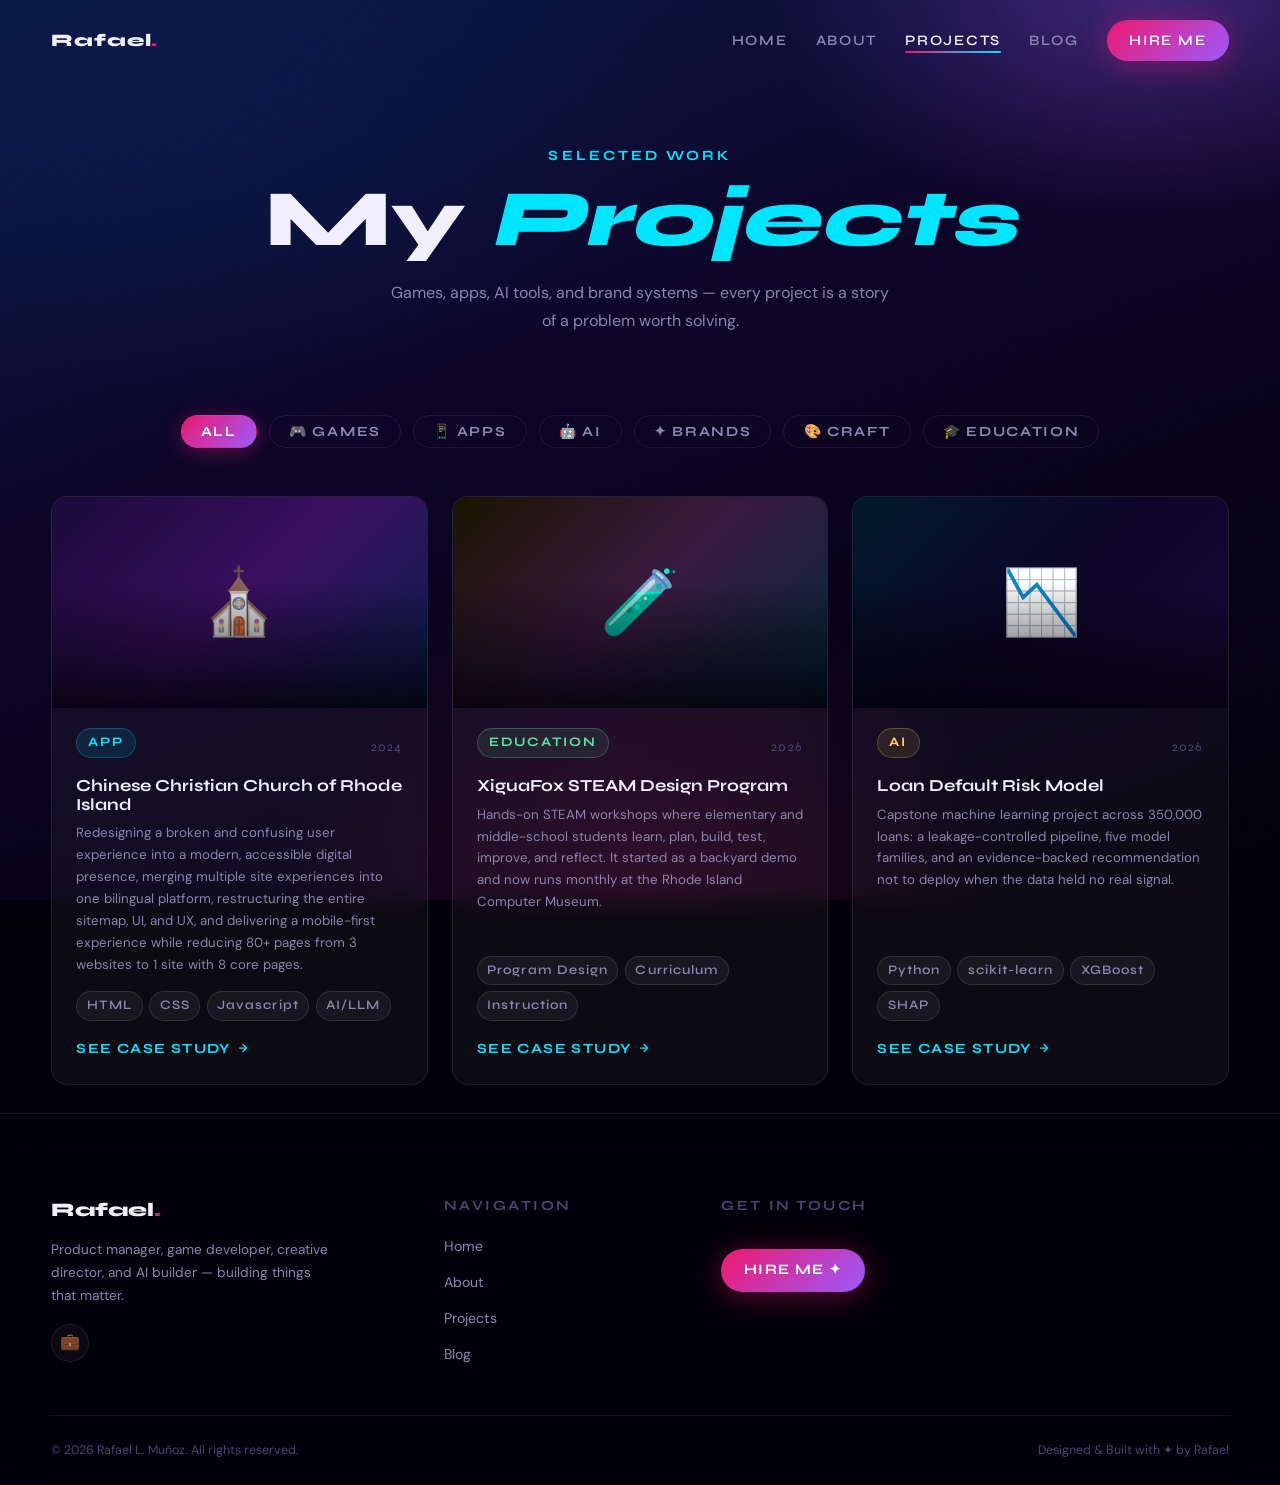
<file: projects.html>
<!DOCTYPE html>
<html lang="en">
<head>
  <meta charset="UTF-8" />
  <meta name="viewport" content="width=device-width, initial-scale=1.0" />
  <title>Projects — Rafael L. Muñoz</title>
  <link rel="preconnect" href="https://fonts.googleapis.com" />
  <link rel="preconnect" href="https://fonts.gstatic.com" crossorigin />
  <link rel="stylesheet" href="styles.css?v=20261115" />
  <style>
    /* ── Filter bar ──────────────────────────────────────── */
    .filter-bar {
      display: flex; align-items: center; gap: .75rem; flex-wrap: wrap;
      justify-content: center; margin-bottom: var(--sp-lg);
    }
    .filter-btn {
      font-family: var(--font-display); font-size: .875rem; font-weight: 700;
      letter-spacing: .12em; text-transform: uppercase; padding: .45rem 1.2rem;
      border-radius: var(--radius-xl); border: 1.5px solid var(--card-border);
      background: transparent; color: var(--text-muted); cursor: pointer;
      transition: all var(--transition);
    }
    .filter-btn:hover { border-color: var(--accent-cyan); color: var(--accent-cyan); }
    .filter-btn.active {
      background: linear-gradient(135deg, var(--accent-pink), var(--accent-violet));
      border-color: transparent; color: #fff;
      box-shadow: 0 4px 20px rgba(240,25,110,.35);
    }

    /* ── Project masonry grid ────────────────────────────── */
    .projects-masonry {
      display: grid;
      grid-template-columns: repeat(3, 1fr);
      gap: 1.5rem;
    }
    .p-card {
      border-radius: var(--radius-md); overflow: hidden;
      background: var(--card-bg); border: 1px solid var(--card-border);
      backdrop-filter: blur(12px); transition: all var(--transition);
      display: flex; flex-direction: column;
    }
    .p-card:hover {
      transform: translateY(-8px);
      border-color: rgba(155,89,252,.4);
      box-shadow: 0 24px 60px rgba(0,0,0,.5);
    }
    .p-card.hidden { display: none; }
    .p-card.span2  { grid-column: span 2; }

    .p-thumb {
      width: 100%; aspect-ratio: 16/9;
      display: flex; align-items: center; justify-content: center;
      font-size: 4rem; position: relative; overflow: hidden;
    }
    .p-card.span2 .p-thumb { aspect-ratio: 21/9; }

    .p-thumb-overlay {
      position: absolute; inset: 0;
      background: linear-gradient(to bottom, transparent 40%, rgba(3,1,10,.85));
    }

    .p-body  { padding: 1.25rem 1.5rem 1.5rem; flex: 1; display: flex; flex-direction: column; }
    .p-meta  { display: flex; align-items: center; justify-content: space-between; margin-bottom: .6rem; }
    .p-year  { font-size: .8125rem; color: var(--text-dim); font-family: var(--font-display); letter-spacing: .1em; }
    .p-title { font-size: 1.05rem; font-weight: 700; font-family: var(--font-display); margin-bottom: .5rem; }
    .p-card.span2 .p-title { font-size: 1.35rem; }
    .p-desc  { font-size: .83rem; color: var(--text-muted); line-height: 1.65; flex: 1; margin-bottom: 1rem; }

    .p-tech  { display: flex; flex-wrap: wrap; gap: .4rem; margin-bottom: 1rem; }
    .p-tech span {
      font-size: .8125rem; font-family: var(--font-display); font-weight: 600;
      letter-spacing: .08em; padding: .18rem .6rem; border-radius: var(--radius-xl);
      background: rgba(255,255,255,.05); border: 1px solid rgba(255,255,255,.1); color: var(--text-muted);
    }
    .p-link {
      display: inline-flex; align-items: center; gap: .4rem;
      font-family: var(--font-display); font-size: .875rem; font-weight: 700;
      letter-spacing: .1em; text-transform: uppercase; color: var(--accent-cyan);
      margin-top: auto; transition: gap var(--transition);
    }
    .p-card:hover .p-link { gap: .7rem; }

    @media (max-width: 900px) {
      .projects-masonry { grid-template-columns: repeat(2,1fr); }
      .p-card.span2 { grid-column: span 2; }
    }
    @media (max-width: 600px) {
      .projects-masonry { grid-template-columns: 1fr; }
      .p-card.span2 { grid-column: span 1; }
    }
  </style>
</head>
<body>

<!-- ── Shared nav injected by nav.js ── -->
<div id="site-nav"></div>


<!-- PAGE HERO -->
<div class="page-hero container" data-reveal>
  <p class="section-label">Selected Work</p>
  <h1 class="page-hero-title display">My <em class="accent-cyan">Projects</em></h1>
  <p style="color:var(--text-muted);max-width:500px;margin:1rem auto 0;font-size:1rem;line-height:1.75;">
    Games, apps, AI tools, and brand systems — every project is a story of a problem worth solving.
  </p>
</div>

<!-- FILTER BAR -->
<section style="padding-top:0; padding-bottom:var(--sp-md);">
  <div class="container">
    <div class="filter-bar">
      <button class="filter-btn active" data-filter="all">All</button>
      <button class="filter-btn" data-filter="games">🎮 Games</button>
      <button class="filter-btn" data-filter="apps">📱 Apps</button>
      <button class="filter-btn" data-filter="ai">🤖 AI</button>
      <button class="filter-btn" data-filter="brands">✦ Brands</button>
      <button class="filter-btn" data-filter="craft">🎨 Craft</button>
      <button class="filter-btn" data-filter="education">🎓 Education</button>
    </div>

    <!-- GRID -->
    <div class="projects-masonry" id="projects-grid">

      <article class="p-card" data-cat="apps" data-reveal>
        <div class="p-thumb" style="background:linear-gradient(135deg,#1a0a3a,#3a1060,#0a2050);">
          <span>⛪</span><div class="p-thumb-overlay"></div>
        </div>
        <div class="p-body">
          <div class="p-meta">
            <span class="project-tag tag-apps">App</span>
            <span class="p-year">2024</span>
          </div>
          <h3 class="p-title display">Chinese Christian Church of Rhode Island</h3>
          <p class="p-desc">Redesigning a broken and confusing user experience into a modern, accessible digital presence, merging multiple site experiences into one bilingual platform, restructuring the entire sitemap, UI, and UX, and delivering a mobile-first experience while reducing 80+ pages from 3 websites to 1 site with 8 core pages.</p>
          <div class="p-tech"><span>HTML</span><span>CSS</span><span>Javascript</span><span>AI/LLM</span></div>
          <a href="cccri.html" class="p-link">See Case Study <svg width="12" height="12" viewBox="0 0 24 24" fill="none" stroke="currentColor" stroke-width="2.5" stroke-linecap="round" stroke-linejoin="round"><path d="M5 12h14M12 5l7 7-7 7"/></svg></a>
        </div>
      </article>

      <article class="p-card" data-cat="education" data-reveal data-delay="1">
        <div class="p-thumb" style="background:linear-gradient(135deg,#1a1400,#3a1a40,#002a3a);">
          <span>🧪</span><div class="p-thumb-overlay"></div>
        </div>
        <div class="p-body">
          <div class="p-meta">
            <span class="project-tag tag-education">Education</span>
            <span class="p-year">2026</span>
          </div>
          <h3 class="p-title display">XiguaFox STEAM Design Program</h3>
          <p class="p-desc">Hands-on STEAM workshops where elementary and middle-school students learn, plan, build, test, improve, and reflect. It started as a backyard demo and now runs monthly at the Rhode Island Computer Museum.</p>
          <div class="p-tech"><span>Program Design</span><span>Curriculum</span><span>Instruction</span></div>
          <a href="steam-design-program.html" class="p-link">See Case Study <svg width="12" height="12" viewBox="0 0 24 24" fill="none" stroke="currentColor" stroke-width="2.5" stroke-linecap="round" stroke-linejoin="round"><path d="M5 12h14M12 5l7 7-7 7"/></svg></a>
        </div>
      </article>

      <article class="p-card" data-cat="ai" data-reveal data-delay="2">
        <div class="p-thumb" style="background:linear-gradient(135deg,#001a2a,#0d0528,#1a0a3a);">
          <span>📉</span><div class="p-thumb-overlay"></div>
        </div>
        <div class="p-body">
          <div class="p-meta">
            <span class="project-tag tag-ai">AI</span>
            <span class="p-year">2026</span>
          </div>
          <h3 class="p-title display">Loan Default Risk Model</h3>
          <p class="p-desc">Capstone machine learning project across 350,000 loans: a leakage-controlled pipeline, five model families, and an evidence-backed recommendation not to deploy when the data held no real signal.</p>
          <div class="p-tech"><span>Python</span><span>scikit-learn</span><span>XGBoost</span><span>SHAP</span></div>
          <a href="loan-default-risk-model.html" class="p-link">See Case Study <svg width="12" height="12" viewBox="0 0 24 24" fill="none" stroke="currentColor" stroke-width="2.5" stroke-linecap="round" stroke-linejoin="round"><path d="M5 12h14M12 5l7 7-7 7"/></svg></a>
        </div>
      </article>

    </div>

    <p id="empty-state" style="display:none; text-align:center; color:var(--text-muted); padding:var(--sp-lg) 0;">
      More in this category coming soon — check back as I add real projects.
    </p>
  </div>
</section>


<!-- ── Shared footer injected by nav.js ── -->
<div id="site-footer"></div>


<script src="nav.js?v=20261115"></script>
<script>
  /* ── Project filter ─────────────────────────────────────── */
  const filterBtns = document.querySelectorAll('.filter-btn');
  const cards      = document.querySelectorAll('.p-card');
  const emptyState = document.getElementById('empty-state');

  filterBtns.forEach(btn => {
    btn.addEventListener('click', () => {
      filterBtns.forEach(b => b.classList.remove('active'));
      btn.classList.add('active');
      const cat = btn.dataset.filter;
      let visibleCount = 0;
      cards.forEach(card => {
        const match = cat === 'all' || card.dataset.cat === cat;
        card.classList.toggle('hidden', !match);
        if (match) visibleCount++;
      });
      emptyState.style.display = visibleCount === 0 ? 'block' : 'none';
    });
  });
</script>
</body>
</html>
</file>
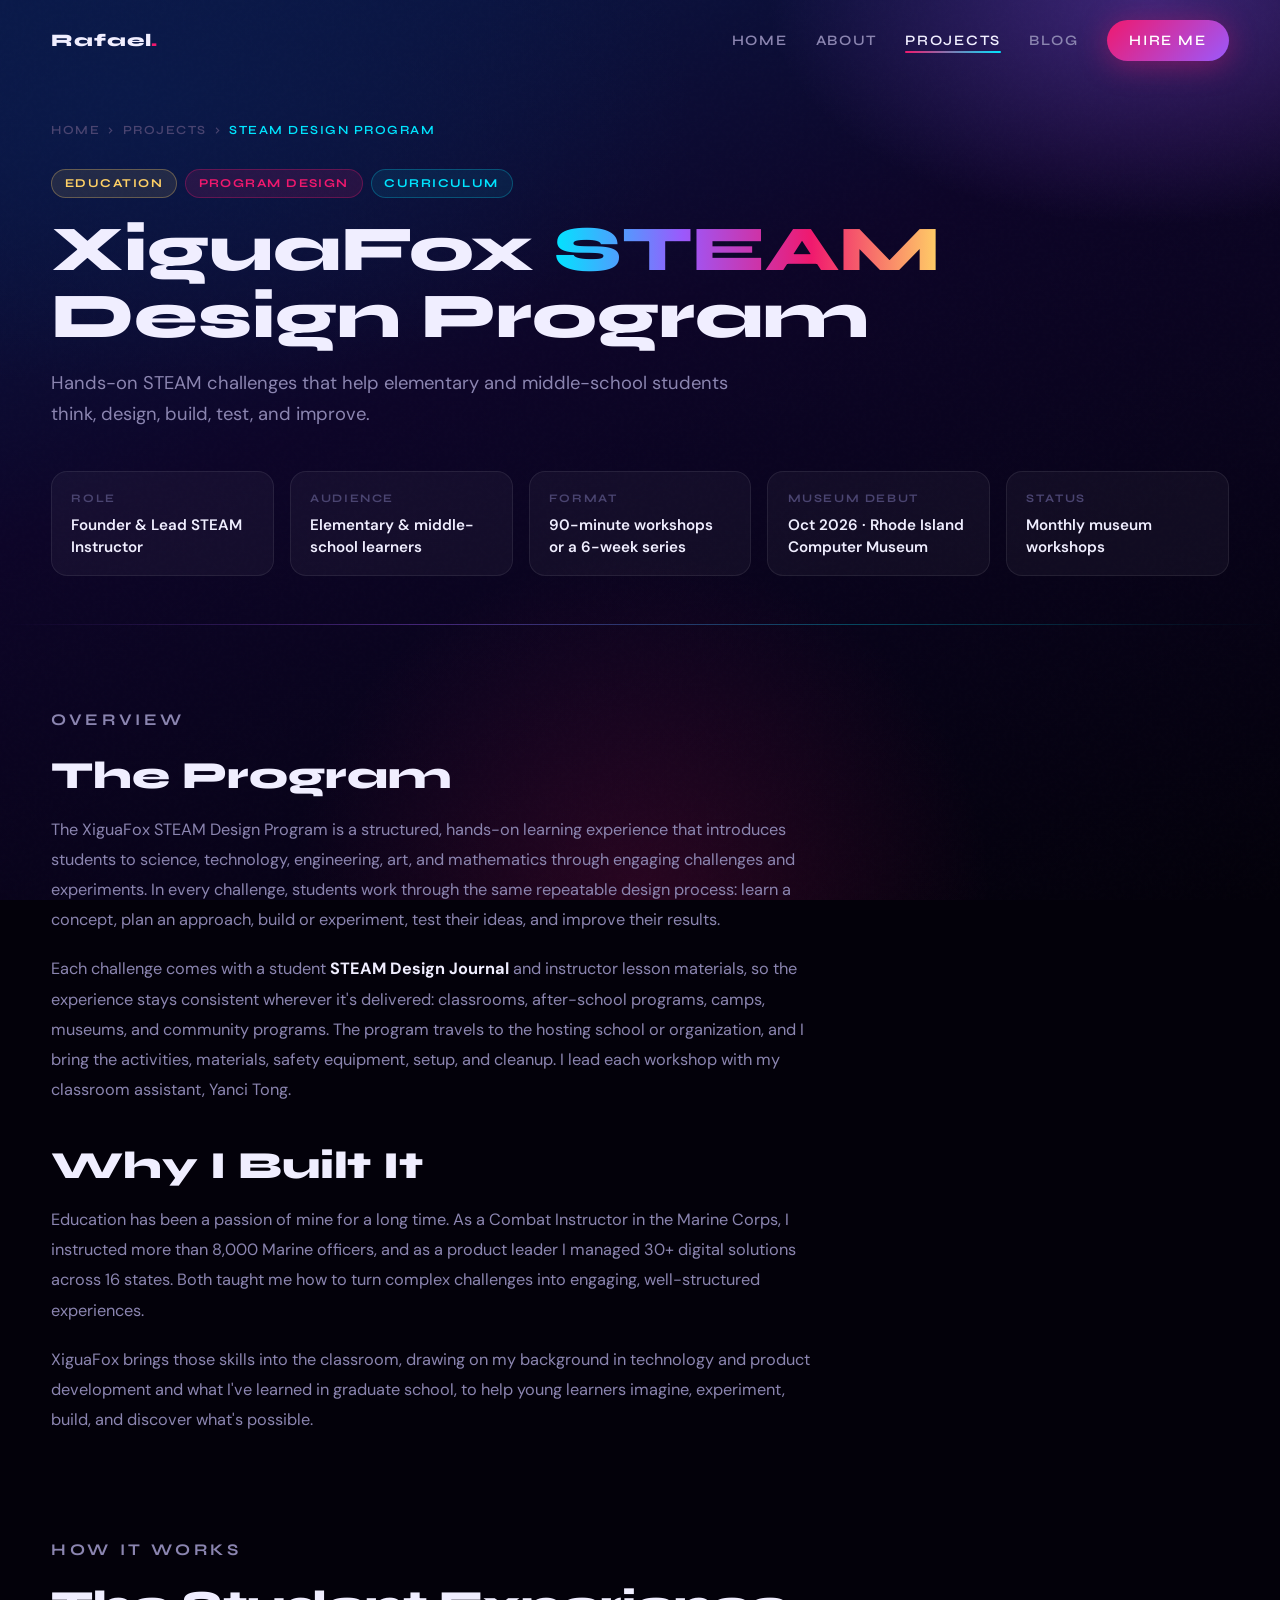
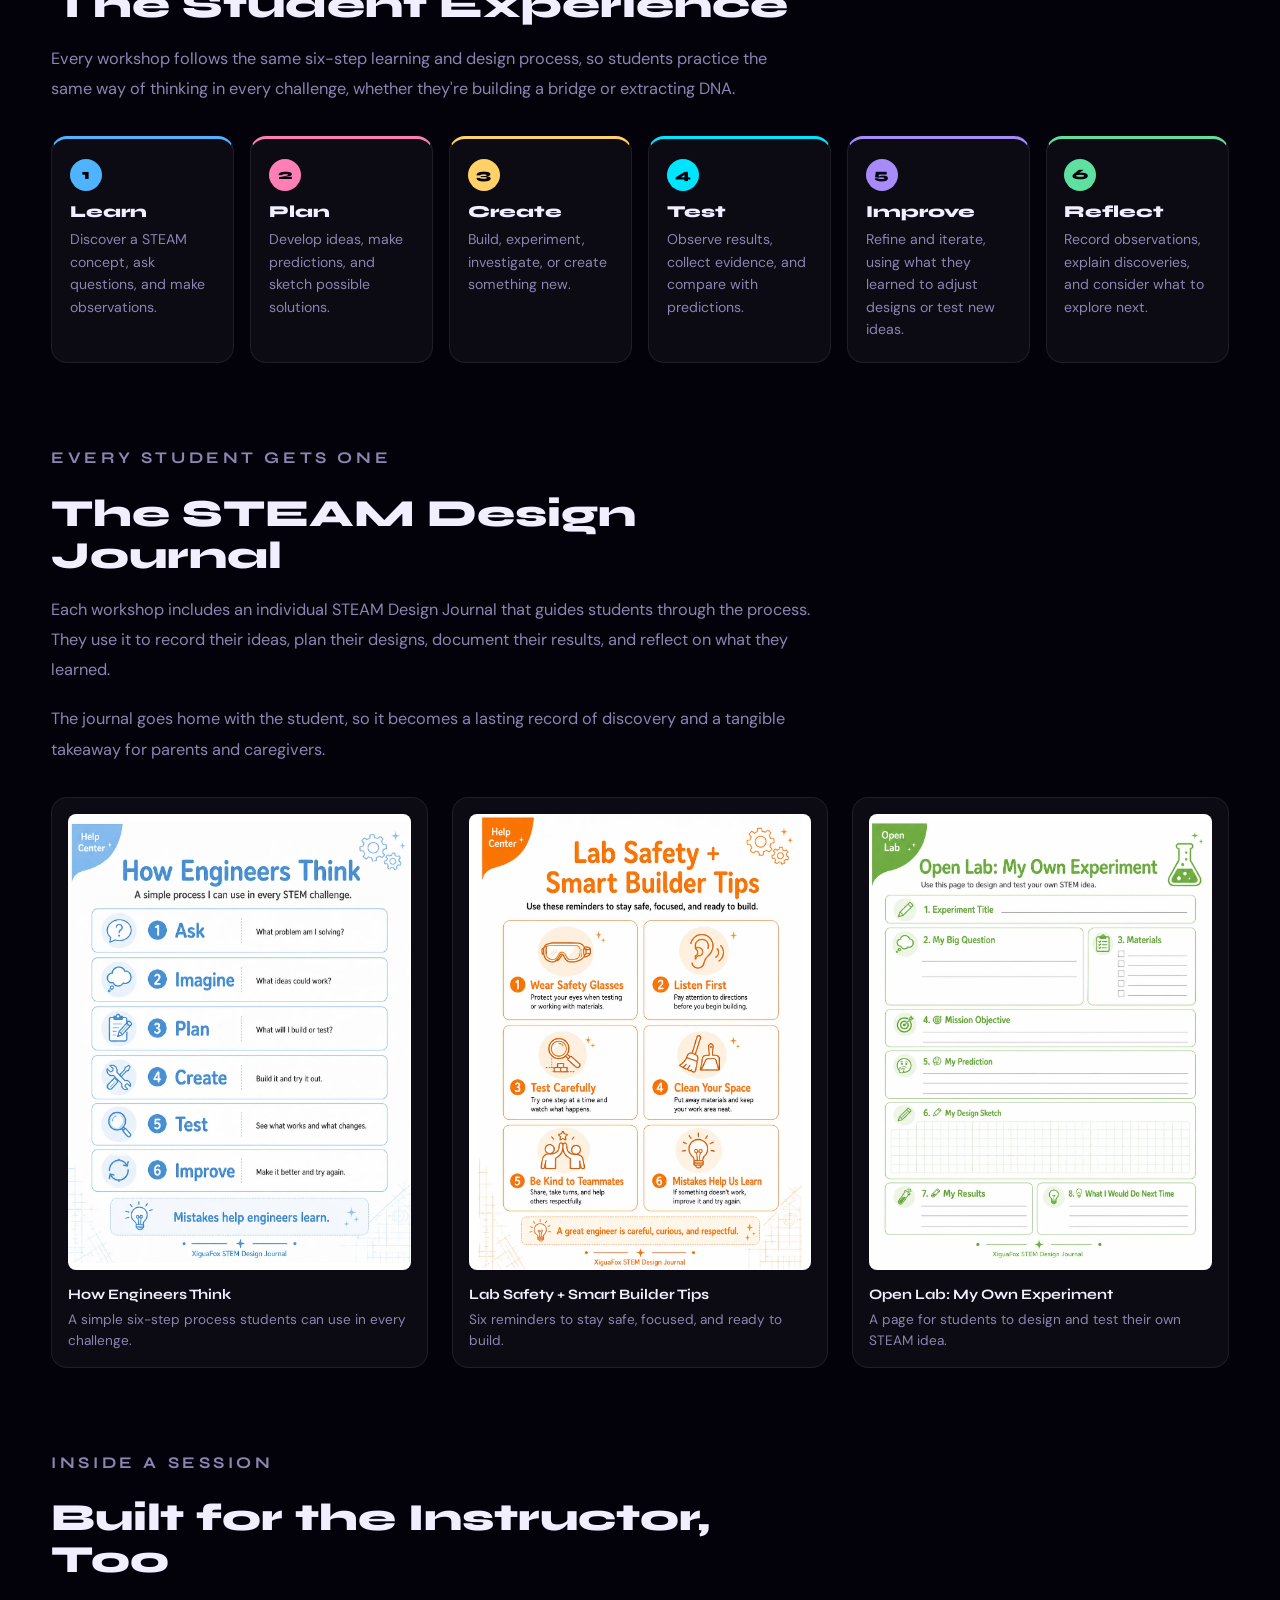
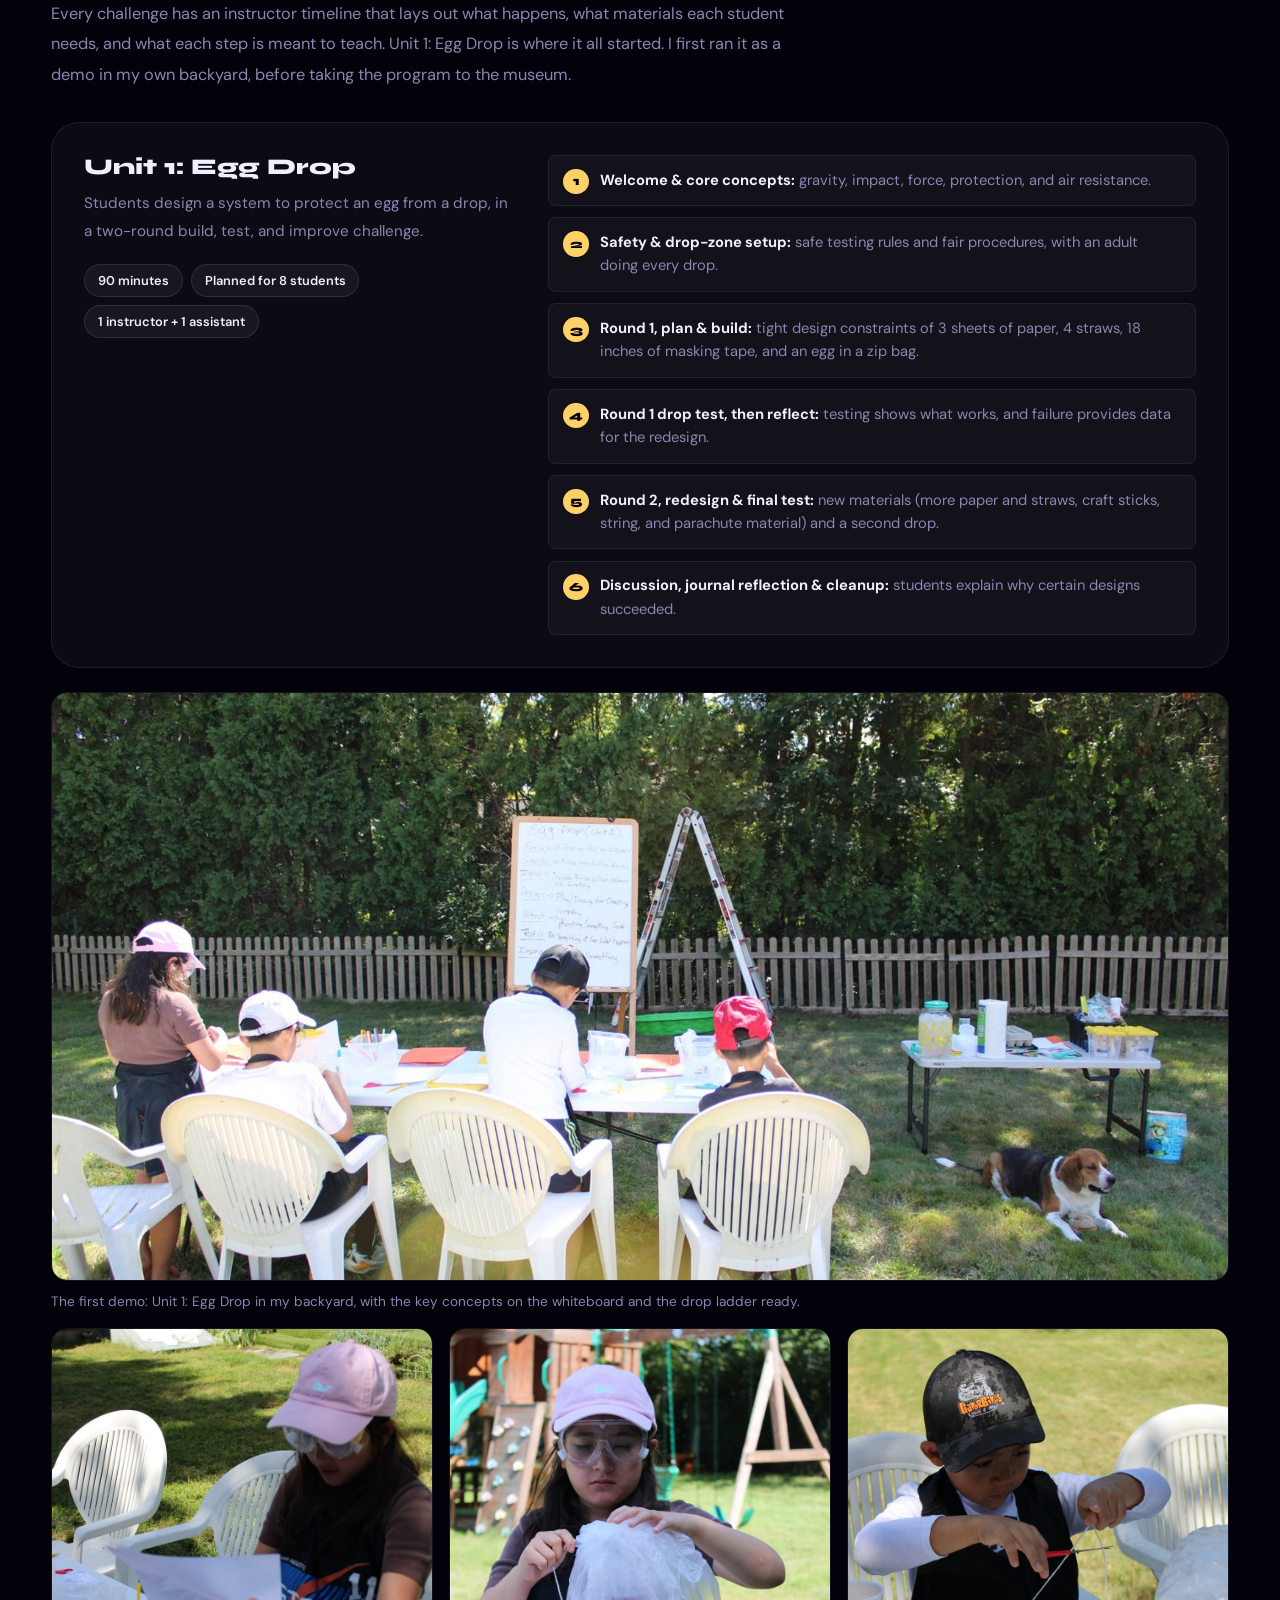
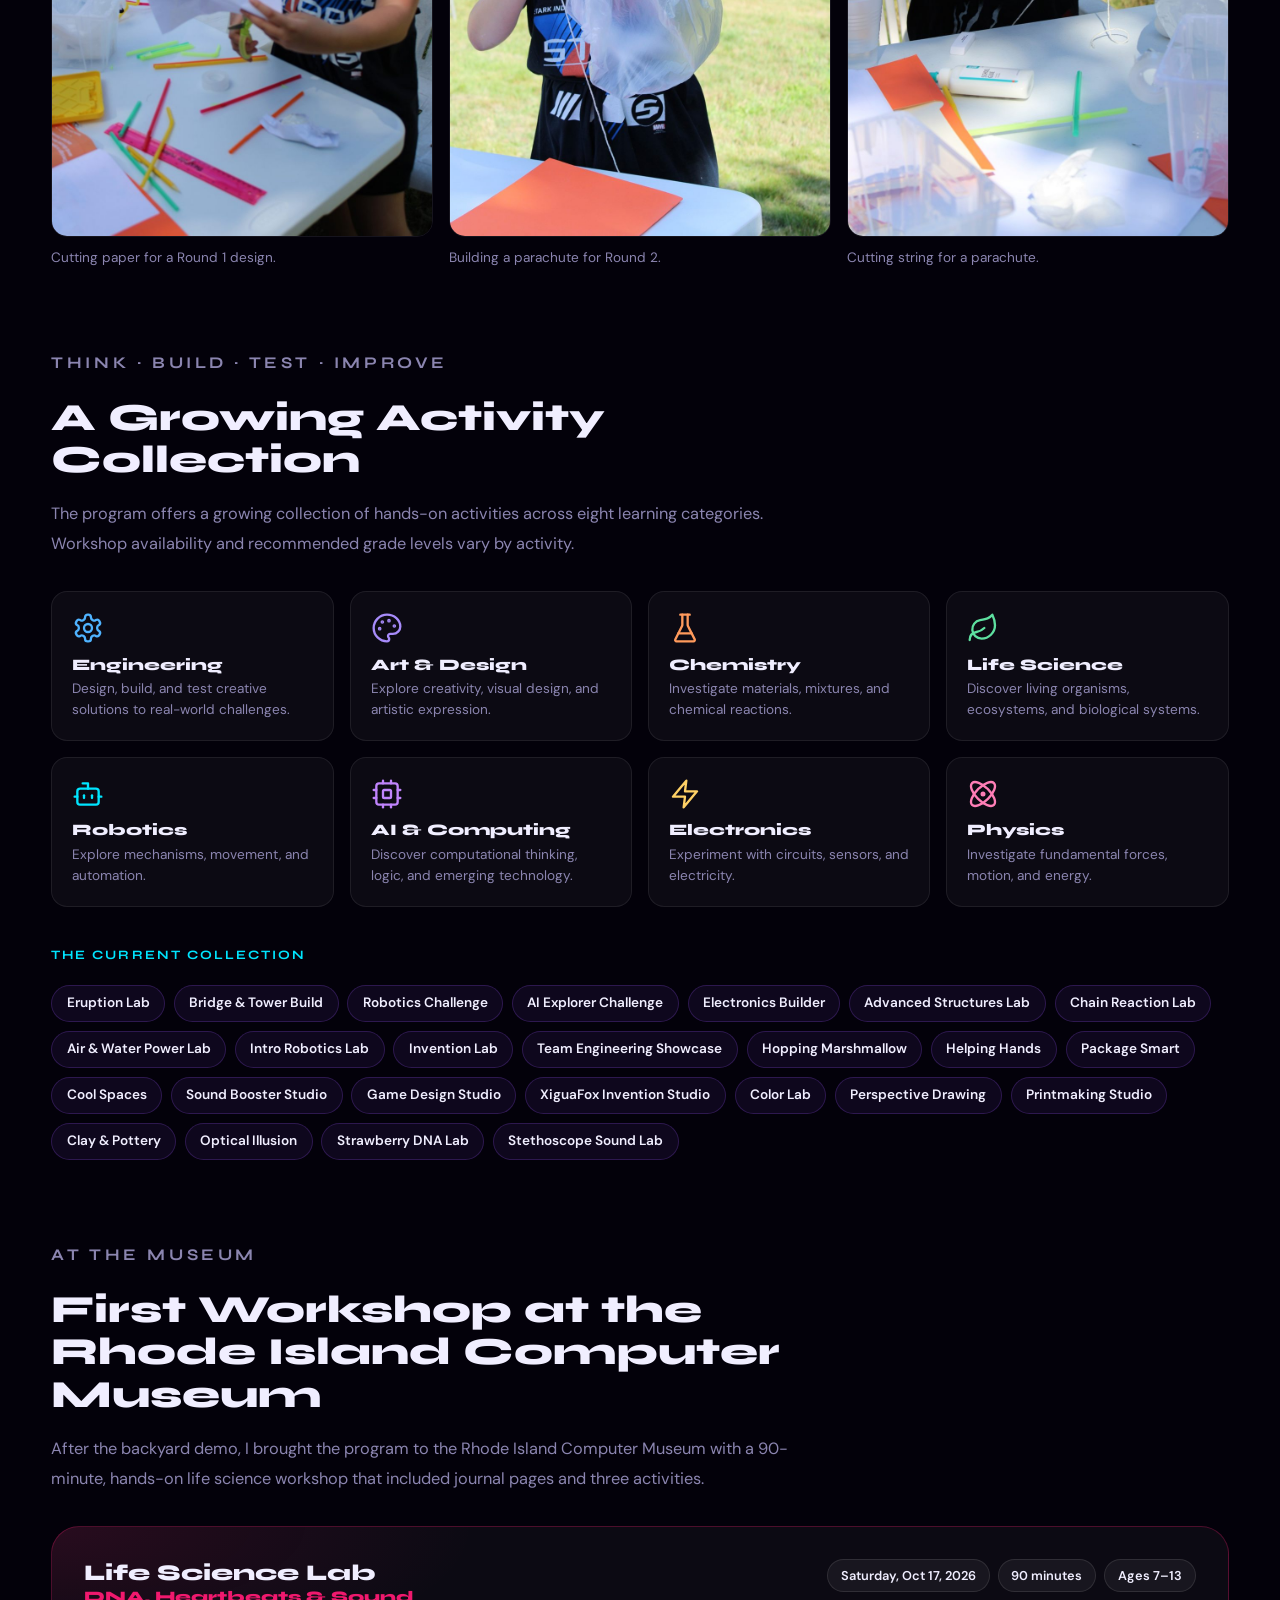
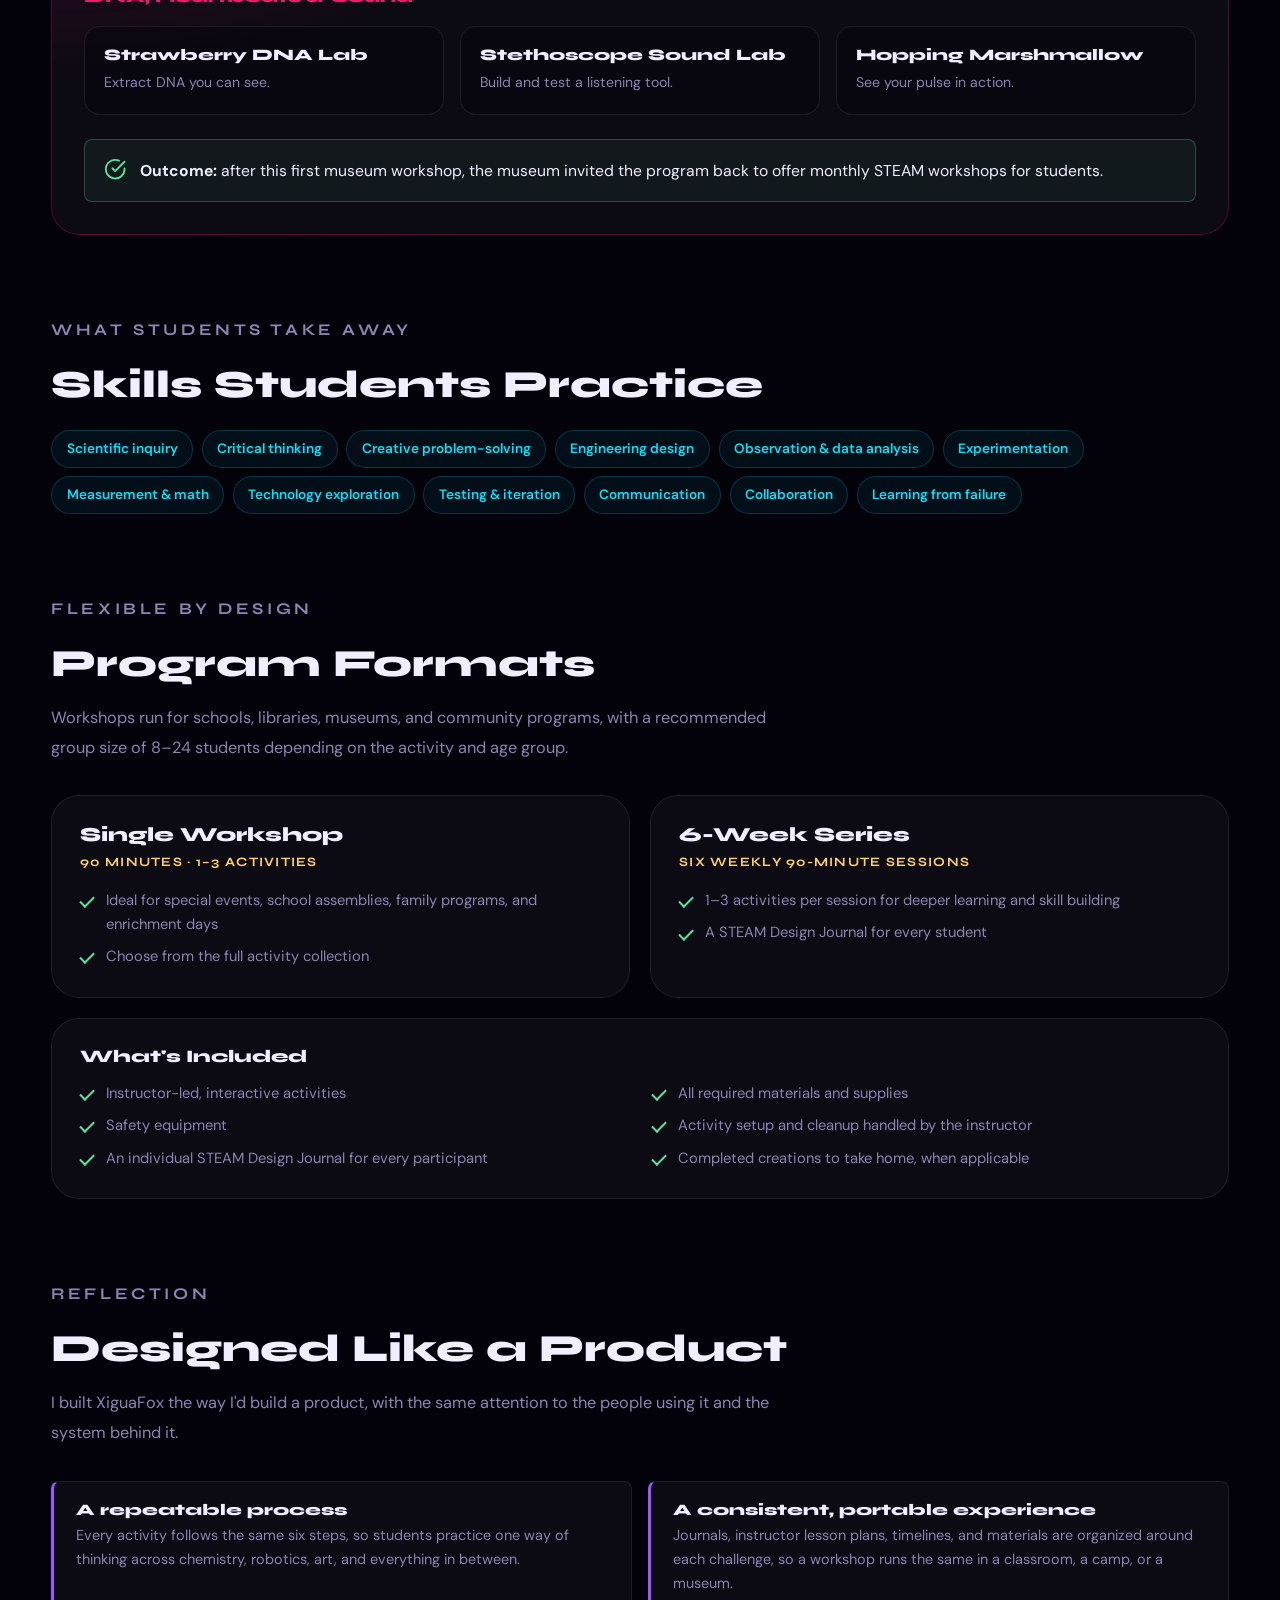
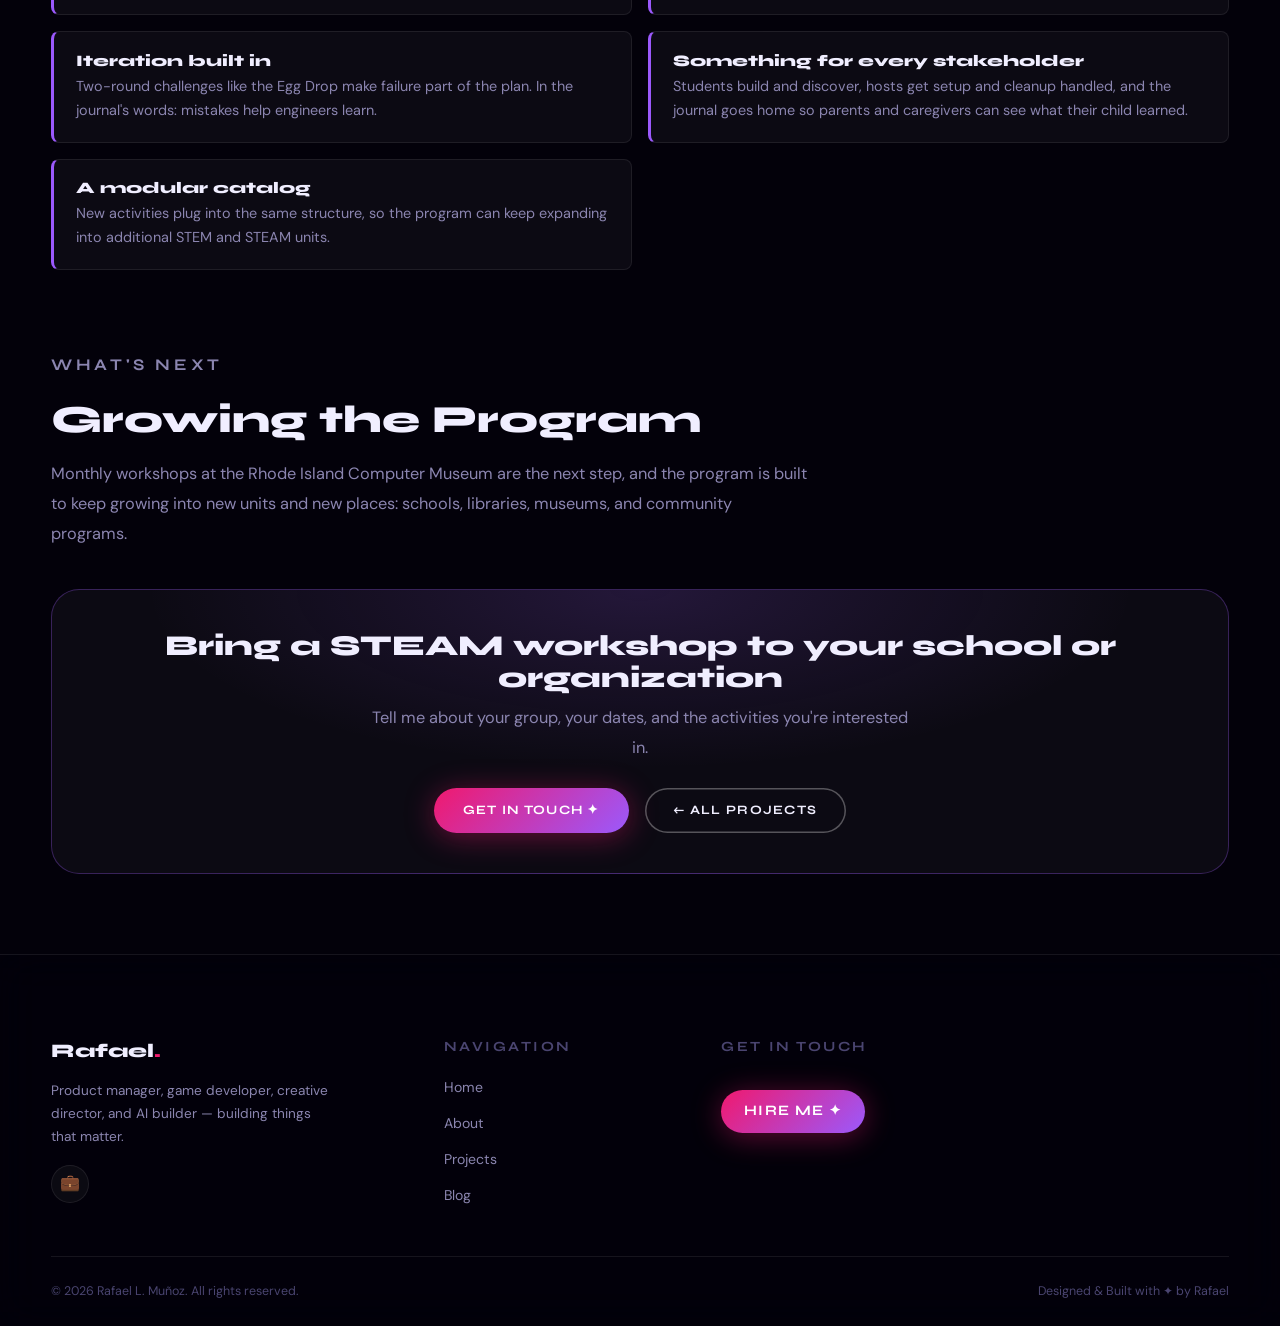
<file: steam-design-program.html>
<!DOCTYPE html>
<html lang="en">
<head>
  <meta charset="UTF-8" />
  <meta name="viewport" content="width=device-width, initial-scale=1.0" />
  <title>XiguaFox STEAM Design Program — Rafael L. Muñoz</title>
  <meta name="description" content="Case study: a hands-on STEAM workshop program that helps elementary and middle-school students think, design, build, test, and improve — first run as a backyard demo, now offered monthly at the Rhode Island Computer Museum." />
  <link rel="preconnect" href="https://fonts.googleapis.com" />
  <link rel="preconnect" href="https://fonts.gstatic.com" crossorigin />
  <link rel="stylesheet" href="styles.css?v=20261115" />
  <style>
    /* ── Project page: XiguaFox STEAM Design Program ────────
       All content comes from Rafael's own program materials (flyer,
       program overview, journal pages, Unit 1 timeline, pilot flyer)
       and the Bryant feature. Pricing and the XiguaFox email are left
       off on purpose — visitors reach him through contact.html.
       Photos: only Rafael's own children, or the back-view shot where
       no faces show. Other families' children are never used. ── */
    .prose-width { width: min(760px, 92vw); margin-inline: auto; }

    /* Breadcrumb */
    .breadcrumb {
      display: flex; align-items: center; gap: .5rem; flex-wrap: wrap;
      font-family: var(--font-display); font-size: .78rem; font-weight: 600;
      letter-spacing: .12em; text-transform: uppercase; margin-bottom: 1.75rem;
    }
    .breadcrumb a { color: var(--text-dim); transition: color var(--transition); }
    .breadcrumb a:hover { color: var(--accent-cyan); }
    .breadcrumb .sep { color: var(--text-dim); }
    .breadcrumb .current { color: var(--accent-cyan); }

    /* Hero */
    .project-hero { padding-top: 7.5rem; padding-bottom: var(--sp-lg); }
    .hero-tags { display: flex; gap: .5rem; flex-wrap: wrap; margin-bottom: 1.1rem; }
    .hero-tag {
      font-family: var(--font-display); font-size: .75rem; font-weight: 700;
      letter-spacing: .12em; text-transform: uppercase;
      padding: .25rem .8rem; border-radius: var(--radius-xl);
    }
    .hero-tag--pink   { background: rgba(240,25,110,.12); color: var(--accent-pink);   border: 1px solid rgba(240,25,110,.3); }
    .hero-tag--cyan   { background: rgba(0,229,255,.08);  color: var(--accent-cyan);   border: 1px solid rgba(0,229,255,.25); }
    .hero-tag--gold   { background: rgba(255,209,102,.1); color: var(--accent-gold);   border: 1px solid rgba(255,209,102,.3); }
    .project-title {
      font-size: clamp(2.2rem, 5.5vw, 4rem); font-weight: 800; line-height: 1.05;
      margin-bottom: 1.1rem;
    }
    .project-title .steam {
      background: linear-gradient(90deg, var(--accent-cyan), var(--accent-violet), var(--accent-pink), var(--accent-gold));
      -webkit-background-clip: text; background-clip: text; -webkit-text-fill-color: transparent;
    }
    .project-lede { font-size: 1.15rem; color: var(--text-muted); line-height: 1.7; max-width: 680px; }

    /* Quick facts */
    .facts {
      display: grid; grid-template-columns: repeat(5, minmax(0, 1fr)); gap: 1rem;
      margin-top: 2.5rem;
    }
    .fact {
      background: var(--card-bg); border: 1px solid var(--card-border);
      border-radius: var(--radius-md); padding: 1.1rem 1.2rem;
    }
    .fact-label {
      font-family: var(--font-display); font-size: .72rem; font-weight: 700;
      letter-spacing: .14em; text-transform: uppercase; color: var(--text-dim);
      margin-bottom: .35rem;
    }
    .fact-value { font-size: .95rem; font-weight: 600; color: var(--text-primary); line-height: 1.45; }

    /* Sections */
    .case-section { padding: var(--sp-xl) 0 0; }
    .case-section:last-of-type { padding-bottom: var(--sp-xl); }
    .case-section h2 { font-size: clamp(1.6rem, 3.5vw, 2.4rem); font-weight: 800; margin-bottom: 1.1rem; }
    .case-section p { font-size: 1.02rem; color: var(--text-muted); line-height: 1.85; margin-bottom: 1.2rem; }
    .case-section p strong { color: var(--text-primary); }
    .section-intro { max-width: 760px; }

    /* Six-step student experience */
    .steps {
      display: grid; grid-template-columns: repeat(6, minmax(0, 1fr)); gap: 1rem;
      margin-top: 2rem; counter-reset: step;
    }
    .step {
      --step-accent: var(--accent-cyan);
      background: var(--card-bg); border: 1px solid var(--card-border);
      border-top: 3px solid var(--step-accent);
      border-radius: var(--radius-md); padding: 1.25rem 1.1rem 1.35rem;
    }
    .step-num {
      display: inline-flex; align-items: center; justify-content: center;
      width: 2rem; height: 2rem; border-radius: 50%;
      font-family: var(--font-display); font-weight: 800; font-size: .9rem;
      color: var(--bg-deep); background: var(--step-accent); margin-bottom: .75rem;
    }
    .step h3 { font-size: 1.05rem; font-weight: 800; margin-bottom: .4rem; }
    .step p { font-size: .88rem; line-height: 1.6; margin: 0; }
    .step:nth-child(1) { --step-accent: #4fb3ff; }
    .step:nth-child(2) { --step-accent: #ff7eb6; }
    .step:nth-child(3) { --step-accent: #ffd166; }
    .step:nth-child(4) { --step-accent: #00e5ff; }
    .step:nth-child(5) { --step-accent: #a78bfa; }
    .step:nth-child(6) { --step-accent: #5ee0a0; }

    /* Journal gallery */
    .journal-gallery {
      display: grid; grid-template-columns: repeat(3, minmax(0, 1fr)); gap: 1.5rem;
      margin-top: 2rem;
    }
    .journal-page {
      background: var(--card-bg); border: 1px solid var(--card-border);
      border-radius: var(--radius-md); padding: 1rem; margin: 0;
      transition: transform var(--transition), border-color var(--transition);
    }
    .journal-page:hover { transform: translateY(-4px); border-color: rgba(155,89,252,.35); }
    .journal-page img {
      width: 100%; aspect-ratio: 3 / 4; object-fit: contain;
      background: #fff; border-radius: var(--radius-sm);
    }
    .journal-page figcaption { font-size: .85rem; color: var(--text-muted); line-height: 1.55; margin-top: .85rem; }
    .journal-page figcaption strong { display: block; color: var(--text-primary); font-family: var(--font-display); font-size: .9rem; margin-bottom: .15rem; }

    /* Session phases (Unit 1: Egg Drop) */
    .session-card {
      display: grid; grid-template-columns: minmax(0, 1fr) minmax(0, 1.5fr); gap: 2rem;
      background: var(--card-bg); border: 1px solid var(--card-border);
      border-radius: var(--radius-lg); padding: 2rem; margin-top: 2rem;
    }
    .session-summary h3 { font-size: 1.4rem; font-weight: 800; margin-bottom: .6rem; }
    .session-summary p { font-size: .95rem; }
    .session-meta { display: flex; flex-wrap: wrap; gap: .5rem; margin-top: 1rem; }
    .session-meta span {
      font-size: .8rem; font-weight: 600; color: var(--text-primary);
      background: rgba(255,255,255,.05); border: 1px solid rgba(255,255,255,.1);
      border-radius: var(--radius-xl); padding: .3rem .8rem;
    }
    /* Egg Drop photos (backyard demo) */
    .session-photos { display: grid; gap: 1rem; margin-top: 1.5rem; }
    .session-photos figure { margin: 0; }
    .session-photos img {
      width: 100%; height: auto; display: block; object-fit: cover;
      border-radius: var(--radius-md); border: 1px solid var(--card-border);
    }
    .photo-wide img { aspect-ratio: 2 / 1; }
    .photo-row { display: grid; grid-template-columns: repeat(3, minmax(0, 1fr)); gap: 1rem; }
    .photo-row img { aspect-ratio: 3 / 4; }
    .session-photos figcaption { font-size: .85rem; color: var(--text-muted); line-height: 1.55; margin-top: .6rem; }
    .phases { list-style: none; display: flex; flex-direction: column; gap: .7rem; counter-reset: phase; }
    .phases li {
      counter-increment: phase; position: relative;
      padding: .8rem 1rem .8rem 3.2rem; border-radius: var(--radius-sm);
      background: rgba(255,255,255,.03); border: 1px solid rgba(255,255,255,.07);
      font-size: .92rem; color: var(--text-muted); line-height: 1.6;
    }
    .phases li::before {
      content: counter(phase); position: absolute; left: .9rem; top: .8rem;
      width: 1.6rem; height: 1.6rem; border-radius: 50%;
      display: flex; align-items: center; justify-content: center;
      font-family: var(--font-display); font-size: .78rem; font-weight: 800;
      color: var(--bg-deep); background: var(--accent-gold);
    }
    .phases li strong { color: var(--text-primary); }

    /* Activity categories + collection */
    .categories {
      display: grid; grid-template-columns: repeat(4, minmax(0, 1fr)); gap: 1rem;
      margin-top: 2rem;
    }
    .category {
      --cat-accent: var(--accent-cyan);
      background: var(--card-bg); border: 1px solid var(--card-border);
      border-radius: var(--radius-md); padding: 1.25rem;
      transition: border-color var(--transition), transform var(--transition);
    }
    .category:hover { transform: translateY(-3px); border-color: color-mix(in srgb, var(--cat-accent) 50%, transparent); }
    .category svg { width: 2rem; height: 2rem; color: var(--cat-accent); margin-bottom: .7rem; display: block; }
    .category h3 { font-size: 1rem; font-weight: 800; margin-bottom: .3rem; }
    .category p { font-size: .85rem; line-height: 1.55; margin: 0; }
    .category--engineering { --cat-accent: #4fb3ff; }
    .category--art         { --cat-accent: #a78bfa; }
    .category--chemistry   { --cat-accent: #ff9a5c; }
    .category--life        { --cat-accent: #5ee0a0; }
    .category--robotics    { --cat-accent: #00e5ff; }
    .category--ai          { --cat-accent: #c084fc; }
    .category--electronics { --cat-accent: #ffd166; }
    .category--physics     { --cat-accent: #ff7eb6; }

    .activity-list {
      display: flex; flex-wrap: wrap; gap: .55rem; list-style: none;
      margin-top: 1.25rem;
    }
    .activity-list li {
      font-size: .85rem; font-weight: 600; color: var(--text-primary);
      background: rgba(155,89,252,.08); border: 1px solid rgba(155,89,252,.22);
      border-radius: var(--radius-xl); padding: .4rem .9rem;
    }
    .case-section .subhead {
      font-family: var(--font-display); font-size: .8rem; font-weight: 700;
      letter-spacing: .16em; text-transform: uppercase; color: var(--accent-cyan);
      line-height: 1.4; margin: 2.5rem 0 0;
    }

    /* Pilot */
    .pilot-card {
      background:
        radial-gradient(ellipse 60% 80% at 0% 0%, rgba(240,25,110,.12) 0%, transparent 60%),
        var(--card-bg);
      border: 1px solid rgba(240,25,110,.28); border-radius: var(--radius-lg);
      padding: 2rem; margin-top: 2rem;
    }
    .pilot-head { display: flex; flex-wrap: wrap; justify-content: space-between; gap: 1rem; align-items: baseline; margin-bottom: 1.25rem; }
    .pilot-head h3 { font-size: 1.4rem; font-weight: 800; }
    .pilot-head h3 span { display: block; font-size: 1rem; color: var(--accent-pink); margin-top: .2rem; }
    .pilot-meta { display: flex; flex-wrap: wrap; gap: .5rem; }
    .pilot-meta span {
      font-size: .8rem; font-weight: 600; color: var(--text-primary);
      background: rgba(255,255,255,.05); border: 1px solid rgba(255,255,255,.1);
      border-radius: var(--radius-xl); padding: .3rem .8rem;
    }
    .labs { display: grid; grid-template-columns: repeat(3, minmax(0, 1fr)); gap: 1rem; }
    .lab {
      background: rgba(3,1,10,.35); border: 1px solid rgba(255,255,255,.08);
      border-radius: var(--radius-md); padding: 1.2rem;
    }
    .lab h4 { font-family: var(--font-display); font-size: 1rem; font-weight: 800; margin-bottom: .3rem; }
    .lab p { font-size: .88rem; margin: 0; }
    .pilot-outcome {
      display: flex; gap: .8rem; align-items: flex-start; margin-top: 1.5rem;
      padding: 1rem 1.2rem; border-radius: var(--radius-sm);
      background: rgba(94,224,160,.07); border: 1px solid rgba(94,224,160,.28);
    }
    .pilot-outcome svg { flex-shrink: 0; width: 1.4rem; height: 1.4rem; color: #5ee0a0; margin-top: .15rem; }
    .pilot-outcome p { margin: 0; color: var(--text-primary); font-size: .98rem; }

    /* Skills */
    .skills-chips { display: flex; flex-wrap: wrap; gap: .55rem; list-style: none; margin-top: 1.5rem; }
    .skills-chips li {
      font-size: .85rem; font-weight: 600; color: var(--accent-cyan);
      background: rgba(0,229,255,.06); border: 1px solid rgba(0,229,255,.2);
      border-radius: var(--radius-xl); padding: .4rem .9rem;
    }

    /* Formats */
    .formats { display: grid; grid-template-columns: repeat(2, minmax(0, 1fr)); gap: 1.25rem; margin-top: 2rem; }
    .format {
      background: var(--card-bg); border: 1px solid var(--card-border);
      border-radius: var(--radius-lg); padding: 1.75rem;
    }
    .format h3 { font-size: 1.25rem; font-weight: 800; margin-bottom: .3rem; }
    .format .format-length { font-family: var(--font-display); font-size: .8rem; font-weight: 700; letter-spacing: .1em; text-transform: uppercase; color: var(--accent-gold); margin-bottom: .9rem; }
    .check-list { list-style: none; display: flex; flex-direction: column; gap: .55rem; }
    .check-list li { position: relative; padding-left: 1.6rem; font-size: .92rem; color: var(--text-muted); line-height: 1.6; }
    .check-list li::before {
      content: ''; position: absolute; left: 0; top: .45rem; width: .9rem; height: .5rem;
      border-left: 2px solid #5ee0a0; border-bottom: 2px solid #5ee0a0; transform: rotate(-45deg);
    }
    .included {
      margin-top: 1.25rem; background: var(--card-bg); border: 1px solid var(--card-border);
      border-radius: var(--radius-lg); padding: 1.75rem;
    }
    .included h3 { font-size: 1.1rem; font-weight: 800; margin-bottom: 1rem; }
    .included .check-list { display: grid; grid-template-columns: repeat(2, minmax(0, 1fr)); gap: .55rem 1.5rem; }

    /* Product-thinking list */
    .principles { display: grid; grid-template-columns: repeat(2, minmax(0, 1fr)); gap: 1rem; margin-top: 2rem; }
    .principle {
      background: var(--card-bg); border: 1px solid var(--card-border);
      border-left: 3px solid var(--accent-violet);
      border-radius: var(--radius-sm); padding: 1.2rem 1.35rem;
    }
    .principle h3 { font-size: 1rem; font-weight: 800; margin-bottom: .35rem; }
    .principle p { font-size: .9rem; line-height: 1.65; margin: 0; }

    /* Closing CTA */
    .cta-box {
      text-align: center; margin-top: 2.5rem; padding: 2.5rem 2rem;
      border-radius: var(--radius-lg); border: 1px solid rgba(155,89,252,.3);
      background:
        radial-gradient(ellipse 60% 90% at 50% 0%, rgba(155,89,252,.16) 0%, transparent 70%),
        var(--card-bg);
    }
    .cta-box h3 { font-size: clamp(1.3rem, 3vw, 1.8rem); font-weight: 800; margin-bottom: .6rem; }
    .cta-box p { max-width: 540px; margin: 0 auto 1.5rem; }
    .cta-buttons { display: flex; gap: 1rem; justify-content: center; flex-wrap: wrap; }

    /* Responsive */
    @media (max-width: 1100px) {
      .facts { grid-template-columns: repeat(3, minmax(0, 1fr)); }
      .steps { grid-template-columns: repeat(3, minmax(0, 1fr)); }
    }
    @media (max-width: 900px) {
      .categories { grid-template-columns: repeat(2, minmax(0, 1fr)); }
      .session-card { grid-template-columns: 1fr; }
      .labs { grid-template-columns: 1fr; }
      .photo-row { grid-template-columns: repeat(2, minmax(0, 1fr)); }
      .photo-row figure:last-child { grid-column: 1 / -1; }
      .photo-row figure:last-child img { aspect-ratio: 4 / 3; object-position: 50% 30%; }
      .principles, .formats { grid-template-columns: 1fr; }
    }
    @media (max-width: 700px) {
      .journal-gallery { grid-template-columns: 1fr; max-width: 420px; margin-inline: auto; }
      .included .check-list { grid-template-columns: 1fr; }
    }
    @media (max-width: 600px) {
      .facts { grid-template-columns: repeat(2, minmax(0, 1fr)); }
      .steps { grid-template-columns: repeat(2, minmax(0, 1fr)); }
      .session-card, .pilot-card { padding: 1.4rem; }
    }
    @media (max-width: 400px) {
      .categories, .steps { grid-template-columns: 1fr; }
    }
  </style>
</head>
<body data-nav-page="projects.html">

<!-- ── Shared nav injected by nav.js ── -->
<div id="site-nav"></div>


<!-- HERO -->
<header class="project-hero container" data-reveal>
  <nav class="breadcrumb" aria-label="Breadcrumb">
    <a href="index.html">Home</a>
    <span class="sep">›</span>
    <a href="projects.html">Projects</a>
    <span class="sep">›</span>
    <span class="current">STEAM Design Program</span>
  </nav>
  <div class="hero-tags">
    <span class="hero-tag hero-tag--gold">Education</span>
    <span class="hero-tag hero-tag--pink">Program Design</span>
    <span class="hero-tag hero-tag--cyan">Curriculum</span>
  </div>
  <h1 class="project-title display">XiguaFox <span class="steam">STEAM</span> Design Program</h1>
  <p class="project-lede">Hands-on STEAM challenges that help elementary and middle-school students think, design, build, test, and improve.</p>

  <div class="facts">
    <div class="fact"><p class="fact-label">Role</p><p class="fact-value">Founder &amp; Lead STEAM Instructor</p></div>
    <div class="fact"><p class="fact-label">Audience</p><p class="fact-value">Elementary &amp; middle-school learners</p></div>
    <div class="fact"><p class="fact-label">Format</p><p class="fact-value">90-minute workshops or a 6-week series</p></div>
    <div class="fact"><p class="fact-label">Museum Debut</p><p class="fact-value">Oct 2026 · Rhode Island Computer Museum</p></div>
    <div class="fact"><p class="fact-label">Status</p><p class="fact-value">Monthly museum workshops</p></div>
  </div>
</header>

<hr class="divider" />


<!-- OVERVIEW -->
<section class="case-section">
  <div class="container">
    <div class="section-intro">
      <p class="section-label">Overview</p>
      <h2 class="display">The Program</h2>
      <p>The XiguaFox STEAM Design Program is a structured, hands-on learning experience that introduces students to science, technology, engineering, art, and mathematics through engaging challenges and experiments. In every challenge, students work through the same repeatable design process: learn a concept, plan an approach, build or experiment, test their ideas, and improve their results.</p>
      <p>Each challenge comes with a student <strong>STEAM Design Journal</strong> and instructor lesson materials, so the experience stays consistent wherever it's delivered: classrooms, after-school programs, camps, museums, and community programs. The program travels to the hosting school or organization, and I bring the activities, materials, safety equipment, setup, and cleanup. I lead each workshop with my classroom assistant, Yanci Tong.</p>

      <h2 class="display" style="margin-top:2.5rem;">Why I Built It</h2>
      <p>Education has been a passion of mine for a long time. As a Combat Instructor in the Marine Corps, I instructed more than 8,000 Marine officers, and as a product leader I managed 30+ digital solutions across 16 states. Both taught me how to turn complex challenges into engaging, well-structured experiences.</p>
      <p>XiguaFox brings those skills into the classroom, drawing on my background in technology and product development and what I've learned in graduate school, to help young learners imagine, experiment, build, and discover what's possible.</p>
    </div>
  </div>
</section>


<!-- STUDENT EXPERIENCE -->
<section class="case-section">
  <div class="container">
    <div class="section-intro">
      <p class="section-label">How It Works</p>
      <h2 class="display">The Student Experience</h2>
      <p>Every workshop follows the same six-step learning and design process, so students practice the same way of thinking in every challenge, whether they're building a bridge or extracting DNA.</p>
    </div>
    <div class="steps">
      <div class="step" data-reveal><span class="step-num">1</span><h3 class="display">Learn</h3><p>Discover a STEAM concept, ask questions, and make observations.</p></div>
      <div class="step" data-reveal data-delay="1"><span class="step-num">2</span><h3 class="display">Plan</h3><p>Develop ideas, make predictions, and sketch possible solutions.</p></div>
      <div class="step" data-reveal data-delay="2"><span class="step-num">3</span><h3 class="display">Create</h3><p>Build, experiment, investigate, or create something new.</p></div>
      <div class="step" data-reveal data-delay="3"><span class="step-num">4</span><h3 class="display">Test</h3><p>Observe results, collect evidence, and compare with predictions.</p></div>
      <div class="step" data-reveal data-delay="4"><span class="step-num">5</span><h3 class="display">Improve</h3><p>Refine and iterate, using what they learned to adjust designs or test new ideas.</p></div>
      <div class="step" data-reveal data-delay="5"><span class="step-num">6</span><h3 class="display">Reflect</h3><p>Record observations, explain discoveries, and consider what to explore next.</p></div>
    </div>
  </div>
</section>


<!-- JOURNAL -->
<section class="case-section">
  <div class="container">
    <div class="section-intro">
      <p class="section-label">Every Student Gets One</p>
      <h2 class="display">The STEAM Design Journal</h2>
      <p>Each workshop includes an individual STEAM Design Journal that guides students through the process. They use it to record their ideas, plan their designs, document their results, and reflect on what they learned.</p>
      <p>The journal goes home with the student, so it becomes a lasting record of discovery and a tangible takeaway for parents and caregivers.</p>
    </div>
    <div class="journal-gallery">
      <figure class="journal-page" data-reveal>
        <img src="steam-journal-engineers-think.webp" alt="Journal page: How Engineers Think — Ask, Imagine, Plan, Create, Test, Improve" loading="lazy" />
        <figcaption><strong>How Engineers Think</strong>A simple six-step process students can use in every challenge.</figcaption>
      </figure>
      <figure class="journal-page" data-reveal data-delay="1">
        <img src="steam-journal-lab-safety.webp" alt="Journal page: Lab Safety and Smart Builder Tips" loading="lazy" />
        <figcaption><strong>Lab Safety + Smart Builder Tips</strong>Six reminders to stay safe, focused, and ready to build.</figcaption>
      </figure>
      <figure class="journal-page" data-reveal data-delay="2">
        <img src="steam-journal-open-lab.webp" alt="Journal page: Open Lab — My Own Experiment, with spaces for a big question, materials, prediction, sketch, and results" loading="lazy" />
        <figcaption><strong>Open Lab: My Own Experiment</strong>A page for students to design and test their own STEAM idea.</figcaption>
      </figure>
    </div>
  </div>
</section>


<!-- INSIDE A SESSION -->
<section class="case-section">
  <div class="container">
    <div class="section-intro">
      <p class="section-label">Inside a Session</p>
      <h2 class="display">Built for the Instructor, Too</h2>
      <p>Every challenge has an instructor timeline that lays out what happens, what materials each student needs, and what each step is meant to teach. Unit 1: Egg Drop is where it all started. I first ran it as a demo in my own backyard, before taking the program to the museum.</p>
    </div>
    <div class="session-card" data-reveal>
      <div class="session-summary">
        <h3 class="display">Unit 1: Egg Drop</h3>
        <p>Students design a system to protect an egg from a drop, in a two-round build, test, and improve challenge.</p>
        <div class="session-meta">
          <span>90 minutes</span>
          <span>Planned for 8 students</span>
          <span>1 instructor + 1 assistant</span>
        </div>
      </div>
      <ol class="phases">
        <li><strong>Welcome &amp; core concepts:</strong> gravity, impact, force, protection, and air resistance.</li>
        <li><strong>Safety &amp; drop-zone setup:</strong> safe testing rules and fair procedures, with an adult doing every drop.</li>
        <li><strong>Round 1, plan &amp; build:</strong> tight design constraints of 3 sheets of paper, 4 straws, 18 inches of masking tape, and an egg in a zip bag.</li>
        <li><strong>Round 1 drop test, then reflect:</strong> testing shows what works, and failure provides data for the redesign.</li>
        <li><strong>Round 2, redesign &amp; final test:</strong> new materials (more paper and straws, craft sticks, string, and parachute material) and a second drop.</li>
        <li><strong>Discussion, journal reflection &amp; cleanup:</strong> students explain why certain designs succeeded.</li>
      </ol>
    </div>

    <div class="session-photos">
      <figure class="photo-wide" data-reveal>
        <img src="steam-egg-drop-backyard.jpg" alt="Four students working at an outdoor table, seen from behind, facing a whiteboard titled Egg Drop (Unit 1) with key terms, next to a ladder for the drop test" loading="lazy" width="1600" height="800" />
        <figcaption>The first demo: Unit 1: Egg Drop in my backyard, with the key concepts on the whiteboard and the drop ladder ready.</figcaption>
      </figure>
      <div class="photo-row">
        <figure data-reveal>
          <img src="steam-egg-drop-cutting.jpg" alt="A student in safety goggles cutting paper at a table covered with straws, tape, and a ruler" loading="lazy" width="900" height="1200" />
          <figcaption>Cutting paper for a Round 1 design.</figcaption>
        </figure>
        <figure data-reveal data-delay="1">
          <img src="steam-egg-drop-parachute.jpg" alt="A student in safety goggles tying string to a plastic parachute" loading="lazy" width="900" height="1200" />
          <figcaption>Building a parachute for Round 2.</figcaption>
        </figure>
        <figure data-reveal data-delay="2">
          <img src="steam-egg-drop-string.jpg" alt="A student cutting string at a table with straws, glue, and colored paper" loading="lazy" width="900" height="1200" />
          <figcaption>Cutting string for a parachute.</figcaption>
        </figure>
      </div>
    </div>
  </div>
</section>


<!-- ACTIVITIES -->
<section class="case-section">
  <div class="container">
    <div class="section-intro">
      <p class="section-label">Think · Build · Test · Improve</p>
      <h2 class="display">A Growing Activity Collection</h2>
      <p>The program offers a growing collection of hands-on activities across eight learning categories. Workshop availability and recommended grade levels vary by activity.</p>
    </div>

    <!-- Icons adapted from Lucide (lucide.dev, ISC license) -->
    <div class="categories">
      <div class="category category--engineering" data-reveal>
        <svg viewBox="0 0 24 24" fill="none" stroke="currentColor" stroke-width="1.75" stroke-linecap="round" stroke-linejoin="round" aria-hidden="true"><path d="M12.22 2h-.44a2 2 0 0 0-2 2v.18a2 2 0 0 1-1 1.73l-.43.25a2 2 0 0 1-2 0l-.15-.08a2 2 0 0 0-2.73.73l-.22.38a2 2 0 0 0 .73 2.73l.15.1a2 2 0 0 1 1 1.72v.51a2 2 0 0 1-1 1.74l-.15.09a2 2 0 0 0-.73 2.73l.22.38a2 2 0 0 0 2.73.73l.15-.08a2 2 0 0 1 2 0l.43.25a2 2 0 0 1 1 1.73V20a2 2 0 0 0 2 2h.44a2 2 0 0 0 2-2v-.18a2 2 0 0 1 1-1.73l.43-.25a2 2 0 0 1 2 0l.15.08a2 2 0 0 0 2.73-.73l.22-.39a2 2 0 0 0-.73-2.73l-.15-.08a2 2 0 0 1-1-1.74v-.5a2 2 0 0 1 1-1.74l.15-.09a2 2 0 0 0 .73-2.73l-.22-.38a2 2 0 0 0-2.73-.73l-.15.08a2 2 0 0 1-2 0l-.43-.25a2 2 0 0 1-1-1.73V4a2 2 0 0 0-2-2z"/><circle cx="12" cy="12" r="3"/></svg>
        <h3 class="display">Engineering</h3><p>Design, build, and test creative solutions to real-world challenges.</p>
      </div>
      <div class="category category--art" data-reveal data-delay="1">
        <svg viewBox="0 0 24 24" fill="none" stroke="currentColor" stroke-width="1.75" stroke-linecap="round" stroke-linejoin="round" aria-hidden="true"><circle cx="13.5" cy="6.5" r=".5" fill="currentColor"/><circle cx="17.5" cy="10.5" r=".5" fill="currentColor"/><circle cx="8.5" cy="7.5" r=".5" fill="currentColor"/><circle cx="6.5" cy="12.5" r=".5" fill="currentColor"/><path d="M12 2C6.5 2 2 6.5 2 12s4.5 10 10 10c.926 0 1.648-.746 1.648-1.688 0-.437-.18-.835-.437-1.125-.29-.289-.438-.652-.438-1.125a1.64 1.64 0 0 1 1.668-1.668h1.996c3.051 0 5.555-2.503 5.555-5.554C21.965 6.012 17.461 2 12 2z"/></svg>
        <h3 class="display">Art &amp; Design</h3><p>Explore creativity, visual design, and artistic expression.</p>
      </div>
      <div class="category category--chemistry" data-reveal data-delay="2">
        <svg viewBox="0 0 24 24" fill="none" stroke="currentColor" stroke-width="1.75" stroke-linecap="round" stroke-linejoin="round" aria-hidden="true"><path d="M10 2v7.527a2 2 0 0 1-.211.896L4.72 20.55a1 1 0 0 0 .9 1.45h12.76a1 1 0 0 0 .9-1.45l-5.069-10.127A2 2 0 0 1 14 9.527V2"/><path d="M8.5 2h7"/><path d="M7 16h10"/></svg>
        <h3 class="display">Chemistry</h3><p>Investigate materials, mixtures, and chemical reactions.</p>
      </div>
      <div class="category category--life" data-reveal data-delay="3">
        <svg viewBox="0 0 24 24" fill="none" stroke="currentColor" stroke-width="1.75" stroke-linecap="round" stroke-linejoin="round" aria-hidden="true"><path d="M11 20A7 7 0 0 1 9.8 6.1C15.5 5 17 4.48 19 2c1 2 2 4.18 2 8 0 5.5-4.78 10-10 10Z"/><path d="M2 21c0-3 1.85-5.36 5.08-6C9.5 14.52 12 13 13 12"/></svg>
        <h3 class="display">Life Science</h3><p>Discover living organisms, ecosystems, and biological systems.</p>
      </div>
      <div class="category category--robotics" data-reveal>
        <svg viewBox="0 0 24 24" fill="none" stroke="currentColor" stroke-width="1.75" stroke-linecap="round" stroke-linejoin="round" aria-hidden="true"><path d="M12 8V4H8"/><rect width="16" height="12" x="4" y="8" rx="2"/><path d="M2 14h2"/><path d="M20 14h2"/><path d="M15 13v2"/><path d="M9 13v2"/></svg>
        <h3 class="display">Robotics</h3><p>Explore mechanisms, movement, and automation.</p>
      </div>
      <div class="category category--ai" data-reveal data-delay="1">
        <svg viewBox="0 0 24 24" fill="none" stroke="currentColor" stroke-width="1.75" stroke-linecap="round" stroke-linejoin="round" aria-hidden="true"><rect width="16" height="16" x="4" y="4" rx="2"/><rect width="6" height="6" x="9" y="9" rx="1"/><path d="M15 2v2"/><path d="M15 20v2"/><path d="M2 15h2"/><path d="M2 9h2"/><path d="M20 15h2"/><path d="M20 9h2"/><path d="M9 2v2"/><path d="M9 20v2"/></svg>
        <h3 class="display">AI &amp; Computing</h3><p>Discover computational thinking, logic, and emerging technology.</p>
      </div>
      <div class="category category--electronics" data-reveal data-delay="2">
        <svg viewBox="0 0 24 24" fill="none" stroke="currentColor" stroke-width="1.75" stroke-linecap="round" stroke-linejoin="round" aria-hidden="true"><path d="M13 2 3 14h9l-1 8 10-12h-9l1-8z"/></svg>
        <h3 class="display">Electronics</h3><p>Experiment with circuits, sensors, and electricity.</p>
      </div>
      <div class="category category--physics" data-reveal data-delay="3">
        <svg viewBox="0 0 24 24" fill="none" stroke="currentColor" stroke-width="1.75" stroke-linecap="round" stroke-linejoin="round" aria-hidden="true"><circle cx="12" cy="12" r="1"/><path d="M20.2 20.2c2.04-2.03.02-7.36-4.5-11.9-4.54-4.52-9.87-6.54-11.9-4.5-2.04 2.03-.02 7.36 4.5 11.9 4.54 4.52 9.87 6.54 11.9 4.5Z"/><path d="M15.7 15.7c4.52-4.54 6.54-9.87 4.5-11.9-2.03-2.04-7.36-.02-11.9 4.5-4.52 4.54-6.54 9.87-4.5 11.9 2.03 2.04 7.36.02 11.9-4.5Z"/></svg>
        <h3 class="display">Physics</h3><p>Investigate fundamental forces, motion, and energy.</p>
      </div>
    </div>

    <p class="subhead">The current collection</p>
    <ul class="activity-list" aria-label="Current activities">
      <li>Eruption Lab</li><li>Bridge &amp; Tower Build</li><li>Robotics Challenge</li><li>AI Explorer Challenge</li><li>Electronics Builder</li>
      <li>Advanced Structures Lab</li><li>Chain Reaction Lab</li><li>Air &amp; Water Power Lab</li><li>Intro Robotics Lab</li><li>Invention Lab</li>
      <li>Team Engineering Showcase</li><li>Hopping Marshmallow</li><li>Helping Hands</li><li>Package Smart</li><li>Cool Spaces</li>
      <li>Sound Booster Studio</li><li>Game Design Studio</li><li>XiguaFox Invention Studio</li><li>Color Lab</li><li>Perspective Drawing</li>
      <li>Printmaking Studio</li><li>Clay &amp; Pottery</li><li>Optical Illusion</li><li>Strawberry DNA Lab</li><li>Stethoscope Sound Lab</li>
    </ul>
  </div>
</section>


<!-- PILOT -->
<section class="case-section">
  <div class="container">
    <div class="section-intro">
      <p class="section-label">At the Museum</p>
      <h2 class="display">First Workshop at the Rhode Island Computer Museum</h2>
      <p>After the backyard demo, I brought the program to the Rhode Island Computer Museum with a 90-minute, hands-on life science workshop that included journal pages and three activities.</p>
    </div>
    <div class="pilot-card" data-reveal>
      <div class="pilot-head">
        <h3 class="display">Life Science Lab<span>DNA, Heartbeats &amp; Sound</span></h3>
        <div class="pilot-meta">
          <span>Saturday, Oct 17, 2026</span>
          <span>90 minutes</span>
          <span>Ages 7–13</span>
        </div>
      </div>
      <div class="labs">
        <div class="lab"><h4>Strawberry DNA Lab</h4><p>Extract DNA you can see.</p></div>
        <div class="lab"><h4>Stethoscope Sound Lab</h4><p>Build and test a listening tool.</p></div>
        <div class="lab"><h4>Hopping Marshmallow</h4><p>See your pulse in action.</p></div>
      </div>
      <div class="pilot-outcome">
        <svg viewBox="0 0 24 24" fill="none" stroke="currentColor" stroke-width="2" stroke-linecap="round" stroke-linejoin="round" aria-hidden="true"><path d="M22 11.08V12a10 10 0 1 1-5.93-9.14"/><path d="m9 11 3 3L22 4"/></svg>
        <p><strong>Outcome:</strong> after this first museum workshop, the museum invited the program back to offer monthly STEAM workshops for students.</p>
      </div>
    </div>
  </div>
</section>


<!-- SKILLS -->
<section class="case-section">
  <div class="container">
    <div class="section-intro">
      <p class="section-label">What Students Take Away</p>
      <h2 class="display">Skills Students Practice</h2>
    </div>
    <ul class="skills-chips" data-reveal>
      <li>Scientific inquiry</li><li>Critical thinking</li><li>Creative problem-solving</li><li>Engineering design</li>
      <li>Observation &amp; data analysis</li><li>Experimentation</li><li>Measurement &amp; math</li><li>Technology exploration</li>
      <li>Testing &amp; iteration</li><li>Communication</li><li>Collaboration</li><li>Learning from failure</li>
    </ul>
  </div>
</section>


<!-- FORMATS -->
<section class="case-section">
  <div class="container">
    <div class="section-intro">
      <p class="section-label">Flexible by Design</p>
      <h2 class="display">Program Formats</h2>
      <p>Workshops run for schools, libraries, museums, and community programs, with a recommended group size of 8–24 students depending on the activity and age group.</p>
    </div>
    <div class="formats">
      <div class="format" data-reveal>
        <h3 class="display">Single Workshop</h3>
        <p class="format-length">90 minutes · 1–3 activities</p>
        <ul class="check-list">
          <li>Ideal for special events, school assemblies, family programs, and enrichment days</li>
          <li>Choose from the full activity collection</li>
        </ul>
      </div>
      <div class="format" data-reveal data-delay="1">
        <h3 class="display">6-Week Series</h3>
        <p class="format-length">Six weekly 90-minute sessions</p>
        <ul class="check-list">
          <li>1–3 activities per session for deeper learning and skill building</li>
          <li>A STEAM Design Journal for every student</li>
        </ul>
      </div>
    </div>
    <div class="included" data-reveal>
      <h3 class="display">What's Included</h3>
      <ul class="check-list">
        <li>Instructor-led, interactive activities</li>
        <li>All required materials and supplies</li>
        <li>Safety equipment</li>
        <li>Activity setup and cleanup handled by the instructor</li>
        <li>An individual STEAM Design Journal for every participant</li>
        <li>Completed creations to take home, when applicable</li>
      </ul>
    </div>
  </div>
</section>


<!-- PRODUCT THINKING -->
<section class="case-section">
  <div class="container">
    <div class="section-intro">
      <p class="section-label">Reflection</p>
      <h2 class="display">Designed Like a Product</h2>
      <p>I built XiguaFox the way I'd build a product, with the same attention to the people using it and the system behind it.</p>
    </div>
    <div class="principles">
      <div class="principle" data-reveal>
        <h3 class="display">A repeatable process</h3>
        <p>Every activity follows the same six steps, so students practice one way of thinking across chemistry, robotics, art, and everything in between.</p>
      </div>
      <div class="principle" data-reveal data-delay="1">
        <h3 class="display">A consistent, portable experience</h3>
        <p>Journals, instructor lesson plans, timelines, and materials are organized around each challenge, so a workshop runs the same in a classroom, a camp, or a museum.</p>
      </div>
      <div class="principle" data-reveal>
        <h3 class="display">Iteration built in</h3>
        <p>Two-round challenges like the Egg Drop make failure part of the plan. In the journal's words: mistakes help engineers learn.</p>
      </div>
      <div class="principle" data-reveal data-delay="1">
        <h3 class="display">Something for every stakeholder</h3>
        <p>Students build and discover, hosts get setup and cleanup handled, and the journal goes home so parents and caregivers can see what their child learned.</p>
      </div>
      <div class="principle" data-reveal>
        <h3 class="display">A modular catalog</h3>
        <p>New activities plug into the same structure, so the program can keep expanding into additional STEM and STEAM units.</p>
      </div>
    </div>
  </div>
</section>


<!-- WHAT'S NEXT -->
<section class="case-section">
  <div class="container">
    <div class="section-intro">
      <p class="section-label">What's Next</p>
      <h2 class="display">Growing the Program</h2>
      <p>Monthly workshops at the Rhode Island Computer Museum are the next step, and the program is built to keep growing into new units and new places: schools, libraries, museums, and community programs.</p>
    </div>
    <div class="cta-box" data-reveal>
      <h3 class="display">Bring a STEAM workshop to your school or organization</h3>
      <p>Tell me about your group, your dates, and the activities you're interested in.</p>
      <div class="cta-buttons">
        <a href="contact.html" class="btn btn-primary">Get in Touch ✦</a>
        <a href="projects.html" class="btn btn-outline">← All Projects</a>
      </div>
    </div>
  </div>
</section>


<!-- ── Shared footer injected by nav.js ── -->
<div id="site-footer"></div>


<script src="nav.js?v=20261115"></script>
</body>
</html>
</file>
<file: styles.css>
/* ============================================================
   RAFAEL L. MUÑOZ — PORTFOLIO
   styles.css  |  Single source of truth for all pages
   ============================================================ */

/* ── Google Fonts ─────────────────────────────────────────── */
@import url('https://fonts.googleapis.com/css2?family=Syne:wght@400;600;700;800&family=DM+Sans:ital,wght@0,300;0,400;0,500;0,700;1,300&display=swap');

/* ── Design Tokens ────────────────────────────────────────── */
:root {
  /* Background gradient stops */
  --bg-deep:      #03010a;
  --bg-mid:       #0d0528;
  --bg-blue:      #0a1a4a;

  /* Accent palette */
  --accent-pink:  #f0196e;
  --accent-cyan:  #00e5ff;
  --accent-violet:#9b59fc;
  --accent-gold:  #ffd166;

  /* Text */
  --text-primary: #f0eeff;
  --text-muted:   #8b85b0;
  --text-dim:     #4a4470;

  /* Surfaces */
  --card-bg:      rgba(255,255,255,0.04);
  --card-border:  rgba(255,255,255,0.08);
  --glass:        rgba(13,5,40,0.6);

  /* Spacing scale */
  --sp-xs: 0.5rem;
  --sp-sm: 1rem;
  --sp-md: 1.75rem;
  --sp-lg: 3rem;
  --sp-xl: 5rem;

  /* Typography */
  --font-display: 'Syne', sans-serif;
  --font-body:    'DM Sans', sans-serif;

  /* Radii */
  --radius-sm:  8px;
  --radius-md: 16px;
  --radius-lg: 28px;
  --radius-xl: 48px;

  /* Transitions */
  --ease: cubic-bezier(0.4, 0, 0.2, 1);
  --transition: 0.35s var(--ease);
}

/* ── Reset & Base ─────────────────────────────────────────── */
*, *::before, *::after { box-sizing: border-box; margin: 0; padding: 0; }

html {
  scroll-behavior: smooth;
  font-size: 16px;
}

body {
  font-family: var(--font-body);
  background-color: var(--bg-deep);
  color: var(--text-primary);
  line-height: 1.65;
  overflow-x: hidden;
  -webkit-font-smoothing: antialiased;
}

/* ── Global Background ────────────────────────────────────── */
body::before {
  content: '';
  position: fixed;
  inset: 0;
  background:
    radial-gradient(ellipse 80% 60% at 10% 10%,  rgba(10,26,74,0.85)  0%, transparent 55%),
    radial-gradient(ellipse 60% 50% at 90% 0%,   rgba(155,89,252,0.35) 0%, transparent 50%),
    radial-gradient(ellipse 50% 70% at 50% 100%,  rgba(240,25,110,0.15) 0%, transparent 55%),
    linear-gradient(160deg, #0a1a4a 0%, #0d0528 40%, #03010a 100%);
  z-index: -2;
  pointer-events: none;
}

/* Noise overlay */
body::after {
  content: '';
  position: fixed;
  inset: 0;
  background-image: url("data:image/svg+xml,%3Csvg viewBox='0 0 256 256' xmlns='http://www.w3.org/2000/svg'%3E%3Cfilter id='n'%3E%3CfeTurbulence type='fractalNoise' baseFrequency='0.9' numOctaves='4' stitchTiles='stitch'/%3E%3C/filter%3E%3Crect width='100%25' height='100%25' filter='url(%23n)' opacity='0.04'/%3E%3C/svg%3E");
  opacity: 0.3;
  z-index: -1;
  pointer-events: none;
}

img { max-width: 100%; display: block; }
a  { color: inherit; text-decoration: none; }
ul { list-style: none; }

/* ── Typography Helpers ───────────────────────────────────── */
.display { font-family: var(--font-display); }

h1, h2, h3, h4 { font-family: var(--font-display); line-height: 1.1; }

.section-label {
  font-family: var(--font-display);
  font-size: 0.875rem;
  font-weight: 700;
  letter-spacing: 0.22em;
  text-transform: uppercase;
  color: var(--accent-cyan);
  margin-bottom: var(--sp-xs);
}

.section-title {
  font-size: clamp(1.8rem, 4vw, 2.8rem);
  font-weight: 800;
  margin-bottom: var(--sp-sm);
}

/* ── Layout Utilities ─────────────────────────────────────── */
.container {
  width: min(1200px, 92vw);
  margin-inline: auto;
}

section { padding: var(--sp-xl) 0; }

/* ── Glow Helpers ─────────────────────────────────────────── */
.glow-pink   { text-shadow: 0 0 40px rgba(240,25,110,0.6); }
.glow-cyan   { text-shadow: 0 0 40px rgba(0,229,255,0.5);  }
.glow-violet { text-shadow: 0 0 40px rgba(155,89,252,0.5); }

.accent-pink   { color: var(--accent-pink);   }
.accent-cyan   { color: var(--accent-cyan);   }
.accent-violet { color: var(--accent-violet); }

/* ── Buttons ──────────────────────────────────────────────── */
.btn {
  display: inline-flex;
  align-items: center;
  justify-content: center;
  gap: 0.5rem;
  padding: 0.75rem 1.8rem;
  border-radius: var(--radius-xl);
  font-family: var(--font-display);
  font-size: 0.8rem;
  font-weight: 700;
  letter-spacing: 0.1em;
  text-transform: uppercase;
  cursor: pointer;
  border: none;
  transition: all var(--transition);
}

.btn-primary {
  background: linear-gradient(135deg, var(--accent-pink), var(--accent-violet));
  color: #fff;
  box-shadow: 0 4px 30px rgba(240,25,110,0.4);
}
.btn-primary:hover {
  transform: translateY(-3px);
  box-shadow: 0 8px 40px rgba(240,25,110,0.6);
}

.btn-outline {
  background: transparent;
  color: var(--text-primary);
  /* inset box-shadow instead of a real border — a real border grows
     the rendered box beyond .btn-primary's (no border), which is
     exactly why outline buttons ended up a different size next to
     filled ones. box-shadow draws the same 1.5px ring without
     affecting layout size at all. */
  box-shadow: inset 0 0 0 1.5px rgba(255,255,255,0.3);
}
.btn-outline:hover {
  color: var(--accent-cyan);
  box-shadow: inset 0 0 0 1.5px var(--accent-cyan), 0 0 20px rgba(0,229,255,0.2);
  transform: translateY(-2px);
}

/* ── Glass Card ───────────────────────────────────────────── */
.card {
  background: var(--card-bg);
  border: 1px solid var(--card-border);
  border-radius: var(--radius-md);
  backdrop-filter: blur(12px);
  -webkit-backdrop-filter: blur(12px);
  transition: all var(--transition);
  overflow: hidden;
}

.card:hover {
  border-color: rgba(155,89,252,0.35);
  transform: translateY(-6px);
  box-shadow: 0 20px 60px rgba(0,0,0,0.4), 0 0 0 1px rgba(155,89,252,0.15);
}

/* ── Divider ──────────────────────────────────────────────── */
.divider {
  height: 1px;
  background: linear-gradient(90deg, transparent, rgba(155,89,252,0.4), rgba(0,229,255,0.3), transparent);
  margin: 0;
  border: none;
}

/* ============================================================
   NAVIGATION
   ============================================================ */
#navbar {
  position: fixed;
  top: 0;
  left: 0;
  right: 0;
  z-index: 1000;
  padding: 0;
  transition: all var(--transition);
}

#navbar.scrolled,
#navbar.menu-open {
  background: rgba(3,1,10,0.85);
  backdrop-filter: blur(20px);
  -webkit-backdrop-filter: blur(20px);
  border-bottom: 1px solid rgba(255,255,255,0.06);
  box-shadow: 0 4px 40px rgba(0,0,0,0.5);
}

.nav-inner {
  display: flex;
  align-items: center;
  justify-content: space-between;
  padding: 1.25rem 0;
}

.nav-logo {
  font-family: var(--font-display);
  font-size: 1.1rem;
  font-weight: 800;
  letter-spacing: 0.05em;
}
.nav-logo span { color: var(--accent-pink); }

.nav-links {
  display: flex;
  align-items: center;
  gap: var(--sp-md);
}

.nav-links a {
  font-family: var(--font-display);
  font-size: 0.9rem;
  font-weight: 600;
  letter-spacing: 0.12em;
  text-transform: uppercase;
  color: var(--text-muted);
  transition: color var(--transition);
  position: relative;
}

.nav-links a::after {
  content: '';
  position: absolute;
  bottom: -4px;
  left: 0;
  right: 0;
  height: 2px;
  background: linear-gradient(90deg, var(--accent-pink), var(--accent-cyan));
  transform: scaleX(0);
  transition: transform var(--transition);
  border-radius: 2px;
}

.nav-links a:hover,
.nav-links a.active {
  color: var(--text-primary);
}

.nav-links a:hover::after,
.nav-links a.active::after { transform: scaleX(1); }

.nav-cta {
  padding: 0.55rem 1.4rem;
  font-size: 0.9rem;
  /* Ensure text stays white — btn-primary gradient can be overridden by
     .nav-links a color rule without this explicit declaration */
  color: #ffffff;
}
.nav-cta:hover { color: #ffffff; }

/* Hamburger */
.hamburger {
  display: none;
  flex-direction: column;
  gap: 5px;
  cursor: pointer;
  padding: 4px;
  background: none;
  border: none;
}
.hamburger span {
  display: block;
  width: 24px;
  height: 2px;
  background: var(--text-primary);
  border-radius: 2px;
  transition: all var(--transition);
}

/* Mobile nav drawer */
.nav-mobile {
  display: none;
  flex-direction: column;
  gap: var(--sp-sm);
  padding: var(--sp-sm) 0 var(--sp-md);
  border-top: 1px solid rgba(255,255,255,0.06);
}
.nav-mobile.open { display: flex; }
.nav-mobile a {
  font-family: var(--font-display);
  font-size: 0.9rem;
  font-weight: 600;
  letter-spacing: 0.1em;
  text-transform: uppercase;
  color: var(--text-muted);
  padding: 0.4rem 0;
  transition: color var(--transition);
}
.nav-mobile a:hover,
.nav-mobile a.active { color: var(--text-primary); }

/* Mobile CTA in drawer — styled as a compact pill */
.nav-mobile-cta {
  display: inline-block;
  width: fit-content;
   margin-top: 0.5rem;
  /* !important needed — .nav-mobile a's padding rule has higher
     specificity (class+element vs. this rule's single class) and was
     silently winning, leaving this pill with zero horizontal padding. */
  padding: 0.75rem 1.75rem !important;
  border-radius: var(--radius-xl);
  background: linear-gradient(135deg, var(--accent-pink), var(--accent-violet));
  color: #fff !important;
  font-size: 0.9rem;
   text-align: center;
}

/* ============================================================
   HERO SECTION
   ============================================================ */
#hero {
  min-height: 100vh;
  display: grid;
  grid-template-columns: 1fr 1fr;
  align-items: center;
  gap: var(--sp-lg);
  padding-top: 6rem;
}

.hero-content { padding-top: var(--sp-lg); }

.hero-eyebrow {
  display: inline-flex;
  align-items: center;
  gap: 0.6rem;
  background: rgba(0,229,255,0.08);
  border: 1px solid rgba(0,229,255,0.2);
  border-radius: var(--radius-xl);
  padding: 0.35rem 1rem;
  margin-bottom: var(--sp-md);
}

.hero-eyebrow span {
  font-family: var(--font-display);
  font-size: 0.875rem;
  font-weight: 700;
  letter-spacing: 0.18em;
  text-transform: uppercase;
  color: var(--accent-cyan);
}

.hero-eyebrow::before {
  content: '';
  width: 6px;
  height: 6px;
  background: var(--accent-cyan);
  border-radius: 50%;
  box-shadow: 0 0 8px var(--accent-cyan);
  animation: pulse 2s ease-in-out infinite;
}

@keyframes pulse {
  0%, 100% { opacity: 1; transform: scale(1); }
  50%       { opacity: 0.5; transform: scale(0.8); }
}

.hero-name {
  font-size: clamp(2.8rem, 6vw, 5.5rem);
  font-weight: 800;
  line-height: 1.0;
  margin-bottom: 0.3rem;
  background: linear-gradient(135deg, #f0eeff 30%, rgba(155,89,252,0.8) 80%);
  -webkit-background-clip: text;
  -webkit-text-fill-color: transparent;
  background-clip: text;
}

.hero-tagline {
  font-size: clamp(1.2rem, 2.8vw, 2rem);
  font-weight: 700;
  color: var(--accent-pink);
  margin-bottom: var(--sp-sm);
  font-family: var(--font-display);
}

.hero-tagline .rotating-text {
  display: inline-block;
  min-width: 280px;
}

.hero-desc {
  font-size: 1rem;
  color: var(--text-muted);
  line-height: 1.7;
  max-width: 420px;
  margin-bottom: var(--sp-md);
}

.hero-ctas {
  display: flex;
  gap: var(--sp-sm);
  flex-wrap: wrap;
}
/* Both CTAs match in size regardless of one having an icon and the
   other not — same min-width, centered content, so they scale
   together instead of "See My Work" always running wider. */
.hero-ctas .btn {
  min-width: 210px;
  justify-content: center;
}

.hero-stats {
  display: flex;
  gap: var(--sp-lg);
  margin-top: var(--sp-md);
  padding-top: var(--sp-md);
  border-top: 1px solid rgba(255,255,255,0.07);
}

.stat-item { text-align: left; }
.stat-number {
  font-family: var(--font-body);
  font-size: 1.8rem;
  font-weight: 700;
  background: linear-gradient(135deg, var(--accent-cyan), var(--accent-violet));
  -webkit-background-clip: text;
  -webkit-text-fill-color: transparent;
  background-clip: text;
}
.stat-label {
  font-size: 0.875rem;
  font-weight: 500;
  color: var(--text-muted);
  letter-spacing: 0.05em;
}

/* Hero visual */
.hero-visual {
  display: flex;
  flex-direction: column;
  justify-content: center;
  align-items: center;
  gap: var(--sp-md);
}

/* Groups the orbiting ring + photo so it keeps centering on itself,
   independent of the credential pills stacked below it. */
.hero-photo-stack {
  display: flex;
  justify-content: center;
  align-items: center;
  position: relative;
}

.hero-photo-wrapper {
  position: relative;
  width: 380px;
  height: 460px;
}

.hero-photo-ring {
  position: absolute;
  inset: -12px;
  border-radius: 48% 52% 46% 54% / 44% 46% 54% 56%;
  background: linear-gradient(135deg, var(--accent-pink), var(--accent-violet), var(--accent-cyan));
  animation: morph 8s ease-in-out infinite;
  z-index: 0;
}

@keyframes morph {
  0%, 100% { border-radius: 48% 52% 46% 54% / 44% 46% 54% 56%; }
  25%       { border-radius: 54% 46% 52% 48% / 52% 48% 46% 54%; }
  50%       { border-radius: 40% 60% 50% 50% / 50% 40% 60% 50%; }
  75%       { border-radius: 55% 45% 48% 52% / 48% 55% 45% 52%; }
}

.hero-photo-ring::after {
  content: '';
  position: absolute;
  inset: 3px;
  border-radius: inherit;
  background: var(--bg-deep);
  animation: morph 8s ease-in-out infinite;
}

.hero-photo {
  position: absolute;
  inset: 3px;
  border-radius: inherit;
  z-index: 1;
  overflow: hidden;
}
.hero-photo::after {
  content: '';
  position: absolute;
  inset: 0;
  background: linear-gradient(to bottom, transparent 50%, rgba(3,1,10,0.4));
}

.hero-photo img {
  width: 100%;
  height: 100%;
  object-fit: cover;
  object-position: center top;
  border-radius: inherit;
  animation: morph 8s ease-in-out infinite;
}

/* Credential pills — sit below the photo, static (not floating) */
.hero-credentials {
  display: grid;
  grid-template-columns: 1fr 1fr;
  gap: 0.75rem;
  width: 100%;
  max-width: 440px;
}

.hero-cred-pill {
  display: flex;
  align-items: center;
  gap: 0.65rem;
  min-height: 6.25rem;
  background: var(--glass);
  border: 1px solid var(--card-border);
  border-left: 2px solid var(--cred-accent, var(--accent-cyan));
  border-radius: var(--radius-sm);
  padding: 0.75rem 0.9rem;
  backdrop-filter: blur(20px);
  -webkit-backdrop-filter: blur(20px);
}

.hero-cred-icon { font-size: 1.3rem; line-height: 1; flex-shrink: 0; }
.hero-cred-text {
  font-family: var(--font-display);
  font-size: 0.875rem;
  font-weight: 700;
  color: var(--text-primary);
  line-height: 1.3;
}
.hero-cred-sub {
  font-size: 0.875rem;
  color: var(--text-muted);
  margin-top: 0.15rem;
}

/* Orbiting dots */
.hero-orbit {
  position: absolute;
  width: 500px;
  height: 500px;
  border: 1px dashed rgba(155,89,252,0.2);
  border-radius: 50%;
  animation: spin 20s linear infinite;
}
.hero-orbit::before {
  content: '';
  position: absolute;
  top: -5px;
  left: 50%;
  width: 10px;
  height: 10px;
  background: var(--accent-violet);
  border-radius: 50%;
  box-shadow: 0 0 16px var(--accent-violet);
  transform: translateX(-50%);
}

@keyframes spin { to { transform: rotate(360deg); } }

/* ============================================================
   FEATURED PROJECTS
   ============================================================ */
#projects { padding-bottom: var(--sp-xl); }

.projects-header {
  display: flex;
  align-items: flex-end;
  justify-content: space-between;
  margin-bottom: var(--sp-lg);
}

.projects-grid {
  display: grid;
  grid-template-columns: repeat(3, 1fr);
  gap: 1.5rem;
}

.project-card {
  position: relative;
  overflow: hidden;
  cursor: pointer;
  border-radius: var(--radius-md);
  border: 1px solid var(--card-border);
  background: var(--card-bg);
  backdrop-filter: blur(12px);
  -webkit-backdrop-filter: blur(12px);
  transition: all var(--transition);
}

.project-card:hover {
  border-color: rgba(155,89,252,0.4);
  transform: translateY(-8px);
  box-shadow: 0 24px 60px rgba(0,0,0,0.5), 0 0 0 1px rgba(155,89,252,0.2);
}

/* Hierarchy in one row: the primary (featured) card is twice as wide
   as each medium card, and all three share the same height. */
.projects-grid--featured { grid-template-columns: minmax(0, 2fr) minmax(0, 1fr) minmax(0, 1fr); }

.project-thumb {
  width: 100%;
  aspect-ratio: 16/9;
  background: linear-gradient(135deg, rgba(155,89,252,0.25), rgba(0,229,255,0.15));
  position: relative;
  overflow: hidden;
  display: flex;
  align-items: center;
  justify-content: center;
  font-size: 4rem;
}

/* Featured thumb fills whatever height the row leaves above its text. */
.project-card--featured .project-thumb {
  aspect-ratio: auto;
  flex: 1 1 auto;
  min-height: 150px;
}
/* Medium cards get a shorter thumb so the column stays compact. */
.projects-grid > .project-card:not(.project-card--featured) .project-thumb { aspect-ratio: 2 / 1; }

/* Real photo thumbnail (fills the thumb, zooms slightly on hover) */
.project-thumb--photo img {
  position: absolute;
  inset: 0;
  width: 100%;
  height: 100%;
  object-fit: cover;
  object-position: 40% 45%;
  transition: transform 0.6s var(--ease);
}
.project-card:hover .project-thumb--photo img { transform: scale(1.04); }

.project-thumb-overlay {
  position: absolute;
  inset: 0;
  background: linear-gradient(to bottom, transparent 40%, rgba(3,1,10,0.9));
}

/* Column layout so the "Case Study" link sits at the bottom of every
   card in a row, no matter how long each description is. */
.project-card { display: flex; flex-direction: column; }
.project-body {
  padding: 1.25rem 1.5rem 1.5rem;
  flex: 1;
  display: flex;
  flex-direction: column;
  align-items: flex-start;
}
.project-body .project-arrow { margin-top: auto; }
.project-card--featured .project-body { flex: 0 0 auto; }

/* Quick-fact chips on the featured card */
.project-highlights {
  list-style: none;
  display: flex;
  flex-wrap: wrap;
  gap: 0.5rem;
  margin: 0 0 1rem;
}
.project-highlights li {
  font-size: 0.78rem;
  font-weight: 600;
  color: var(--text-primary);
  background: rgba(255,255,255,0.05);
  border: 1px solid rgba(255,255,255,0.1);
  border-radius: var(--radius-xl);
  padding: 0.3rem 0.75rem;
}

.project-tag {
  display: inline-block;
  font-family: var(--font-display);
  font-size: 0.8125rem;
  font-weight: 700;
  letter-spacing: 0.15em;
  text-transform: uppercase;
  padding: 0.2rem 0.7rem;
  border-radius: var(--radius-xl);
  margin-bottom: 0.6rem;
}

.tag-games   { background: rgba(240,25,110,0.15); color: var(--accent-pink);   border: 1px solid rgba(240,25,110,0.3);   }
.tag-apps    { background: rgba(0,229,255,0.1);   color: var(--accent-cyan);   border: 1px solid rgba(0,229,255,0.25);   }
.tag-brands  { background: rgba(155,89,252,0.15); color: var(--accent-violet); border: 1px solid rgba(155,89,252,0.3);   }
.tag-ai      { background: rgba(255,209,102,0.1); color: var(--accent-gold);   border: 1px solid rgba(255,209,102,0.25); }
.tag-education { background: rgba(94,224,160,0.1); color: #5ee0a0;          border: 1px solid rgba(94,224,160,0.28);  }

.project-title {
  font-size: 1.1rem;
  font-weight: 700;
  margin-bottom: 0.5rem;
}

.project-desc {
  font-size: 0.85rem;
  color: var(--text-muted);
  line-height: 1.6;
  margin-bottom: 1rem;
}

/* Sized so the featured title fits on one line at desktop width. */
.project-card--featured .project-title { font-size: clamp(1.15rem, 1.8vw, 1.35rem); }

.project-arrow {
  display: inline-flex;
  align-items: center;
  gap: 0.4rem;
  font-family: var(--font-display);
  font-size: 0.875rem;
  font-weight: 700;
  letter-spacing: 0.1em;
  text-transform: uppercase;
  color: var(--accent-cyan);
  transition: gap var(--transition);
}
.project-card:hover .project-arrow { gap: 0.7rem; }

/* ============================================================
   ABOUT PREVIEW
   ============================================================ */
#about-preview {
  background: rgba(255,255,255,0.02);
  border-top: 1px solid var(--card-border);
  border-bottom: 1px solid var(--card-border);
}

.about-grid {
  display: grid;
  grid-template-columns: 1fr 1.3fr;
  gap: var(--sp-xl);
  align-items: center;
}

.about-photo-frame {
  position: relative;
  max-width: 340px;
}

.about-photo-inner {
  border-radius: var(--radius-lg);
  overflow: hidden;
  border: 1px solid rgba(155,89,252,0.3);
  box-shadow: 0 0 60px rgba(155,89,252,0.15), 0 0 0 1px rgba(255,255,255,0.04);
}

.about-photo-inner img {
  width: 100%;
  object-fit: cover;
  display: block;
  filter: saturate(0.9);
  transition: filter var(--transition);
}
.about-photo-inner:hover img { filter: saturate(1.1); }

.about-photo-deco {
  position: absolute;
  bottom: -24px;
  right: -24px;
  width: 120px;
  height: 120px;
  border: 2px solid rgba(0,229,255,0.2);
  border-radius: var(--radius-md);
  z-index: -1;
}

.about-content { padding-right: var(--sp-md); }

.about-quote {
  font-size: clamp(1.2rem, 2.5vw, 1.7rem);
  font-family: var(--font-display);
  font-weight: 700;
  line-height: 1.35;
  margin-bottom: var(--sp-md);
}

.about-quote em {
  font-style: normal;
  background: linear-gradient(90deg, var(--accent-pink), var(--accent-violet));
  -webkit-background-clip: text;
  -webkit-text-fill-color: transparent;
  background-clip: text;
}

.about-body {
  font-size: 0.95rem;
  color: var(--text-muted);
  line-height: 1.75;
  margin-bottom: var(--sp-md);
}

.about-chips {
  display: flex;
  flex-wrap: wrap;
  gap: 0.6rem;
  margin-bottom: var(--sp-md);
}

.chip {
  font-family: var(--font-display);
  font-size: 0.8125rem;
  font-weight: 600;
  letter-spacing: 0.08em;
  padding: 0.3rem 0.9rem;
  border-radius: var(--radius-xl);
  background: rgba(155,89,252,0.1);
  border: 1px solid rgba(155,89,252,0.25);
  color: var(--accent-violet);
  transition: all var(--transition);
}
.chip:hover {
  background: rgba(155,89,252,0.2);
  transform: translateY(-2px);
}

/* ============================================================
   SKILLS / AREAS
   ============================================================ */
#skills { text-align: center; }

.skills-header { margin-bottom: var(--sp-lg); }

.skills-grid {
  display: grid;
  grid-template-columns: repeat(4, 1fr);
  gap: 1.5rem;
  margin-bottom: var(--sp-lg);
}

.skill-card {
  border: 1px solid var(--card-border);
  border-radius: var(--radius-md);
  text-align: center;
  transition: all var(--transition);
  cursor: default;
  position: relative;
  overflow: hidden;
  min-height: 260px;
  display: flex;
  flex-direction: column;
  justify-content: space-between;
}

.skill-card::before {
  content: '';
  position: absolute;
  top: 0;
  left: 0;
  right: 0;
  height: 2px;
  background: var(--skill-accent, var(--accent-violet));
  transform: scaleX(0);
  transition: transform var(--transition);
  z-index: 3;
}

.skill-card:hover::before { transform: scaleX(1); }

.skill-card:hover {
  transform: translateY(-8px);
  border-color: var(--skill-accent, rgba(155,89,252,0.3));
  box-shadow: 0 20px 50px rgba(0,0,0,0.4);
}

/* Background photo — a real <img> (not a CSS background) so it can be
   independently scaled on hover and gets a real, accessible src/alt. */
.skill-card-img {
  position: absolute;
  inset: 0;
  width: 100%;
  height: 100%;
  object-fit: cover;
  transition: transform 0.5s var(--ease);
  z-index: 0;
}
.skill-card:hover .skill-card-img { transform: scale(1.08); }

/* Dark scrim, heaviest at the TOP (title) and BOTTOM (description) where
   text sits, lighter through the middle so the photo still reads clearly. */
.skill-card-overlay {
  position: absolute;
  inset: 0;
  background: linear-gradient(to bottom,
    rgba(3,1,10,0.8) 0%,
    rgba(3,1,10,0.2) 30%,
    rgba(3,1,10,0.2) 60%,
    rgba(3,1,10,0.92) 100%
  );
  z-index: 1;
}

.skill-card-top,
.skill-card-bottom {
  position: relative;
  z-index: 2;
  width: 100%;
}

.skill-card-top    { padding: 1.5rem 1.5rem 0; }
.skill-card-bottom { padding: 0 1.5rem 1.75rem; }

.skill-title {
  font-family: var(--font-display);
  font-size: 1rem;
  font-weight: 700;
  margin-bottom: 0.5rem;
  color: var(--text-primary);
  text-shadow: 0 2px 10px rgba(0,0,0,0.85);
}

.skill-desc {
  font-size: 0.875rem;
  color: var(--text-primary);
  opacity: 0.85;
  line-height: 1.6;
  text-shadow: 0 2px 10px rgba(0,0,0,0.85);
}

/* ============================================================
   PAGE HERO  (shared across all inner pages)
   ============================================================ */
.page-hero {
  padding-top: 9rem;
  padding-bottom: var(--sp-xl);
  text-align: center;
}

.page-hero-title {
  font-size: clamp(2rem, 8vw, 5rem);
  font-weight: 800;
  overflow-wrap: break-word;
}

/* ============================================================
   FOOTER
   ============================================================ */
footer {
  border-top: 1px solid var(--card-border);
  background: rgba(3,1,10,0.6);
  backdrop-filter: blur(20px);
  -webkit-backdrop-filter: blur(20px);
}

.footer-inner {
  display: grid;
  grid-template-columns: 1.5fr 1fr 1fr 1fr;
  gap: var(--sp-lg);
  padding: var(--sp-xl) 0 var(--sp-lg);
}

.footer-brand .footer-logo {
  font-family: var(--font-display);
  font-size: 1.2rem;
  font-weight: 800;
  margin-bottom: 0.8rem;
}
.footer-brand .footer-logo span { color: var(--accent-pink); }

.footer-tagline {
  font-size: 0.85rem;
  color: var(--text-muted);
  max-width: 280px;
  line-height: 1.7;
  margin-bottom: var(--sp-sm);
}

.footer-col-title {
  font-family: var(--font-display);
  font-size: 0.875rem;
  font-weight: 700;
  letter-spacing: 0.18em;
  text-transform: uppercase;
  color: var(--text-dim);
  margin-bottom: 1rem;
}

.footer-links {
  display: flex;
  flex-direction: column;
  gap: 0.6rem;
}

.footer-links a {
  font-size: 0.88rem;
  color: var(--text-muted);
  transition: color var(--transition);
}
.footer-links a:hover { color: var(--text-primary); }

.footer-contact-item {
  display: flex;
  align-items: center;
  gap: 0.6rem;
  font-size: 0.85rem;
  color: var(--text-muted);
  margin-bottom: 0.7rem;
  transition: color var(--transition);
}
.footer-contact-item:hover { color: var(--text-primary); }
.footer-contact-item .icon { font-size: 1rem; }

.social-links {
  display: flex;
  gap: 0.8rem;
  margin-top: 1rem;
}

.social-link {
  width: 38px;
  height: 38px;
  border-radius: 50%;
  background: var(--card-bg);
  border: 1px solid var(--card-border);
  display: flex;
  align-items: center;
  justify-content: center;
  font-size: 1rem;
  transition: all var(--transition);
}
.social-link:hover {
  border-color: var(--accent-cyan);
  background: rgba(0,229,255,0.08);
  transform: translateY(-3px);
  box-shadow: 0 6px 20px rgba(0,229,255,0.2);
}

.footer-bottom {
  display: flex;
  align-items: center;
  justify-content: space-between;
  padding: 1.5rem 0;
  border-top: 1px solid var(--card-border);
  font-size: 0.78rem;
  color: var(--text-dim);
}

.footer-bottom a { color: var(--accent-cyan); }

/* Footer "Hire Me" button — sizing kept out of inline style */
.footer-hire-btn {
  margin-top: 1rem;
  font-size: 0.9rem;
  padding: 0.6rem 1.4rem;
}

/* ============================================================
   SCROLL ANIMATIONS
   ============================================================ */
[data-reveal] {
  opacity: 0;
  transform: translateY(32px);
  transition: opacity 0.7s var(--ease), transform 0.7s var(--ease);
}

[data-reveal].revealed {
  opacity: 1;
  transform: translateY(0);
}

[data-reveal="left"]  { transform: translateX(-32px); }
[data-reveal="right"] { transform: translateX(32px);  }
[data-reveal="left"].revealed,
[data-reveal="right"].revealed { transform: translateX(0); }

[data-delay="1"] { transition-delay: 0.1s; }
[data-delay="2"] { transition-delay: 0.2s; }
[data-delay="3"] { transition-delay: 0.3s; }
[data-delay="4"] { transition-delay: 0.4s; }
[data-delay="5"] { transition-delay: 0.5s; }

/* ============================================================
   RESPONSIVE — TABLET  (≤900px)
   ============================================================ */
@media (max-width: 900px) {
  #hero {
    grid-template-columns: 1fr;
    text-align: center;
    padding-top: 7rem;
    gap: var(--sp-lg);
  }

  .hero-content { padding-top: 0; order: 1; }
  .hero-visual  { order: 2; }
  .hero-desc    { max-width: 100%; margin-inline: auto; }
  .hero-ctas    { justify-content: center; }
  .hero-stats   { justify-content: center; }

  .hero-photo-wrapper { width: 260px; height: 320px; }
  .hero-orbit   { width: 340px; height: 340px; }
  .hero-credentials { max-width: 420px; }

  .about-grid { grid-template-columns: 1fr; text-align: center; }
  .about-photo-frame { margin-inline: auto; }
  .about-content { padding-right: 0; }
  .about-chips { justify-content: center; }

  .projects-grid { grid-template-columns: 1fr 1fr; }
  /* Tablet: featured card runs full width on top, mediums sit side by side below. */
  .projects-grid--featured { grid-template-columns: 1fr 1fr; }
  .project-card--featured { grid-column: 1 / -1; }
  .project-card--featured .project-thumb { flex: none; min-height: 0; aspect-ratio: 21 / 9; }

  .skills-grid { grid-template-columns: repeat(2, 1fr); }

  .footer-inner { grid-template-columns: 1fr 1fr; gap: var(--sp-md); }

  .nav-links { display: none; }
  .hamburger { display: flex; }
}

/* ============================================================
   RESPONSIVE — MOBILE  (≤600px)
   ============================================================ */
@media (max-width: 600px) {
  section { padding: var(--sp-lg) 0; }

  .hero-photo-wrapper { width: 220px; height: 270px; }
  .hero-orbit { display: none; }
  .hero-credentials { max-width: calc(100% - 2rem); gap: 0.6rem; }
  .hero-cred-pill { min-height: 6.75rem; padding: 0.65rem 0.7rem; }

  .projects-grid, .projects-grid--featured { grid-template-columns: 1fr; }
  .project-card--featured { grid-column: span 1; }
  .project-card--featured .project-thumb { aspect-ratio: 16 / 10; }
  .project-card--featured .project-body { padding: 1.25rem 1.5rem 1.5rem; }

  .skills-grid { grid-template-columns: repeat(2, 1fr); gap: 1rem; }
  .skill-card { min-height: 220px; }
  .skill-card-top    { padding: 1.25rem 1rem 0; }
  .skill-card-bottom { padding: 0 1rem 1.5rem; }

  .projects-header { flex-direction: column; align-items: flex-start; gap: 1rem; }

  .footer-inner { grid-template-columns: 1fr; }
  .footer-bottom { flex-direction: column; gap: 0.5rem; text-align: center; }
}
</file>
